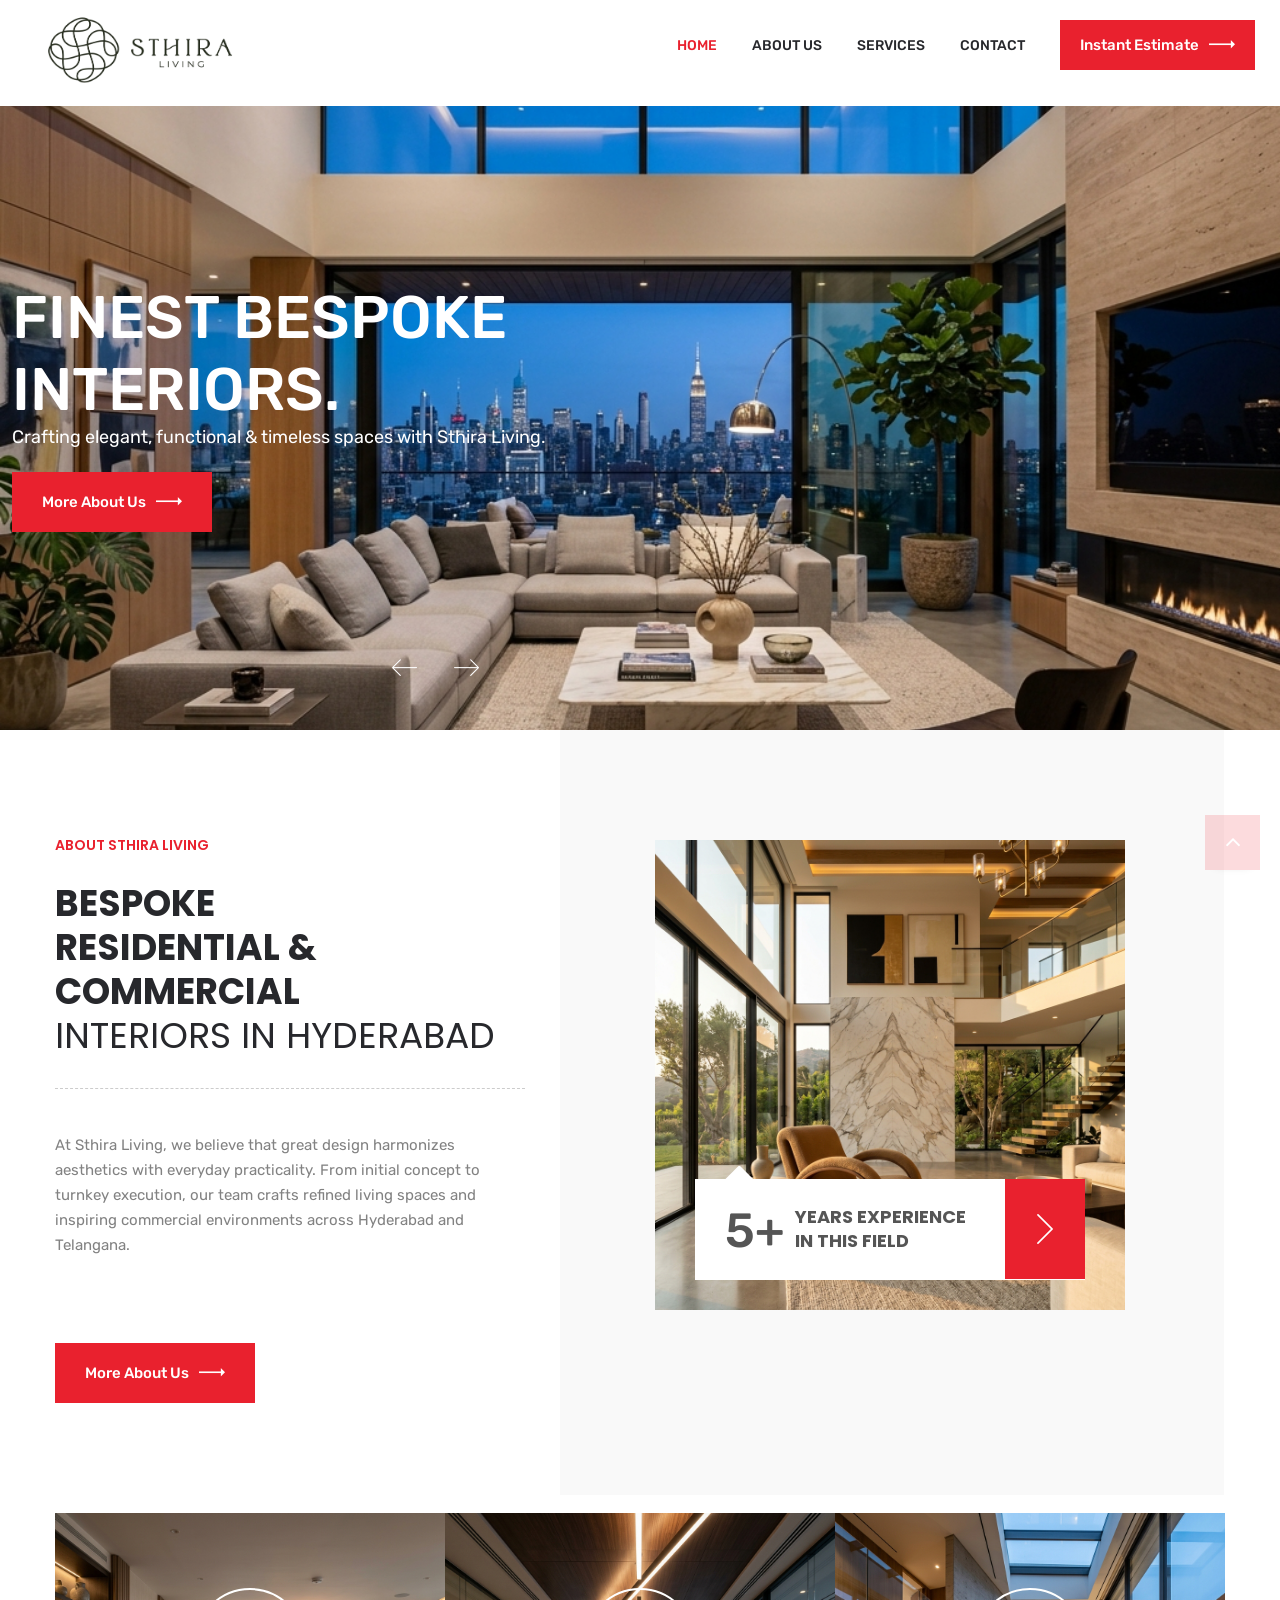
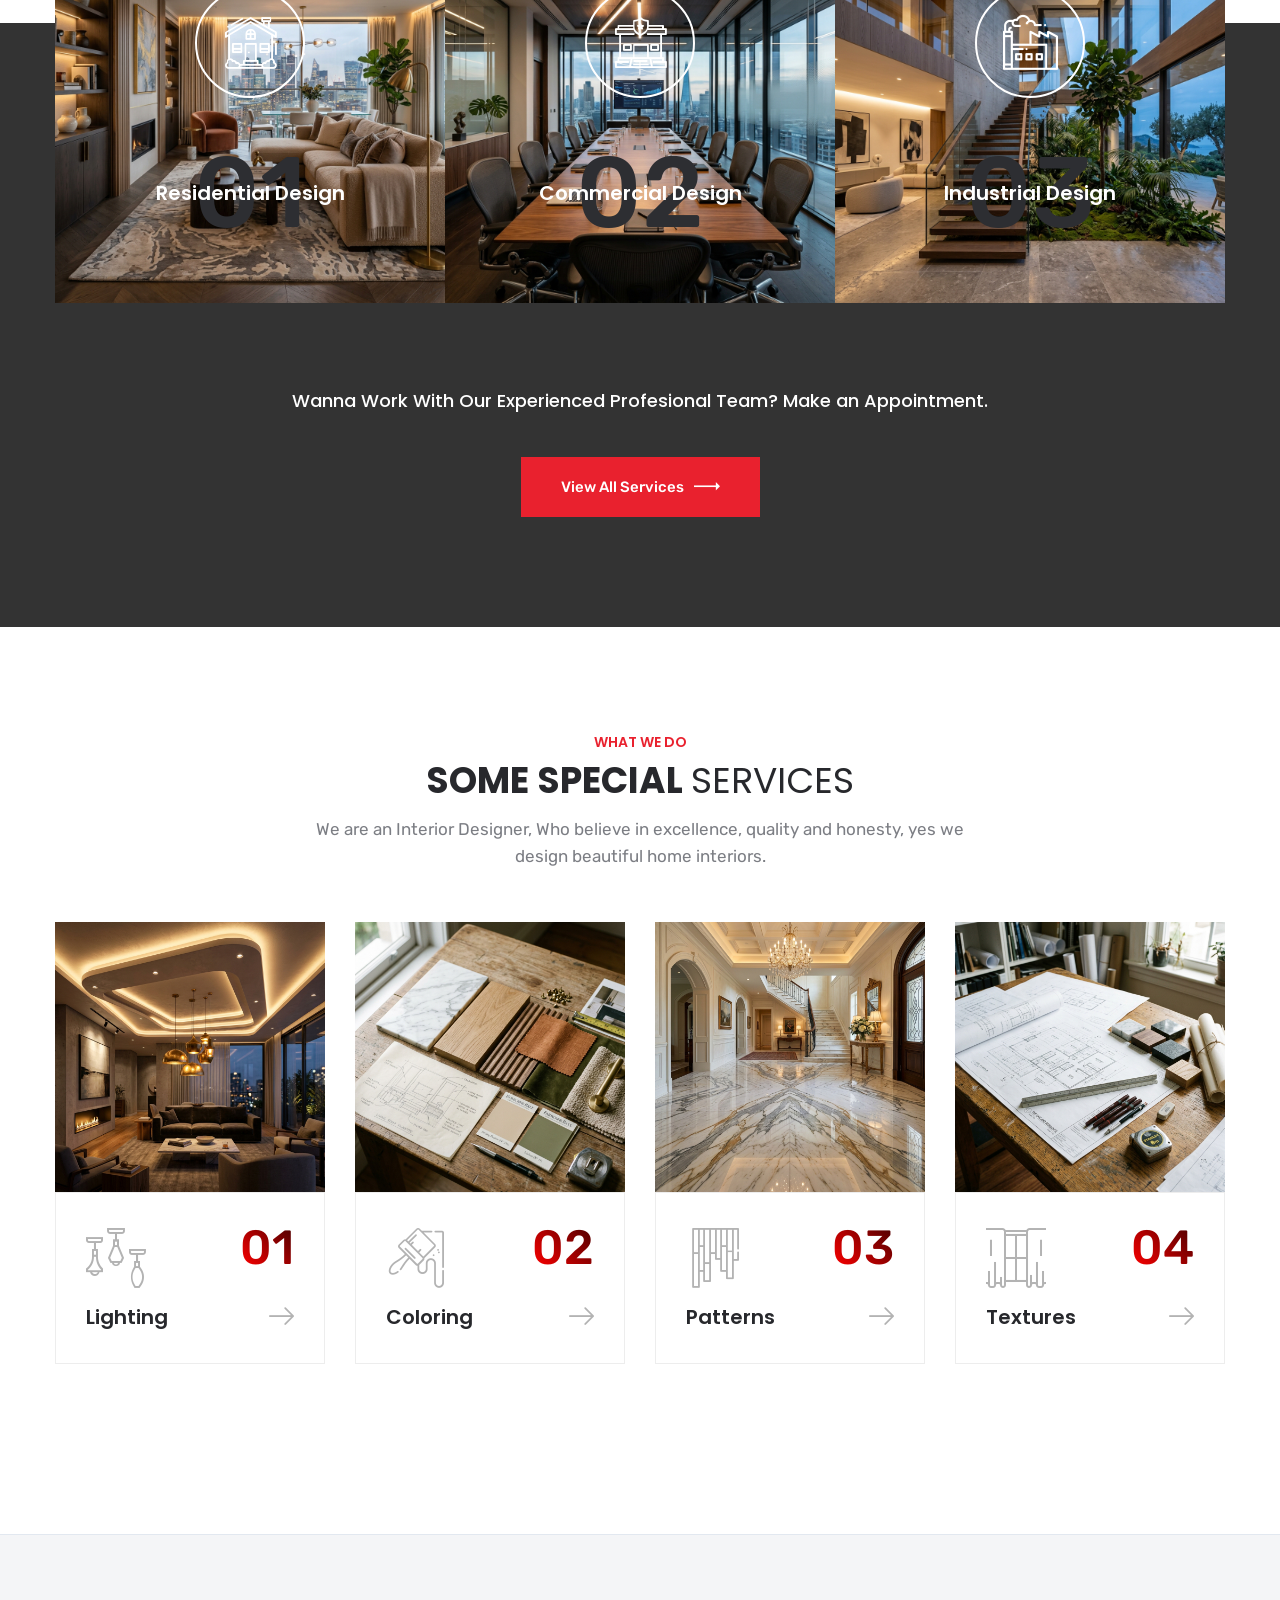
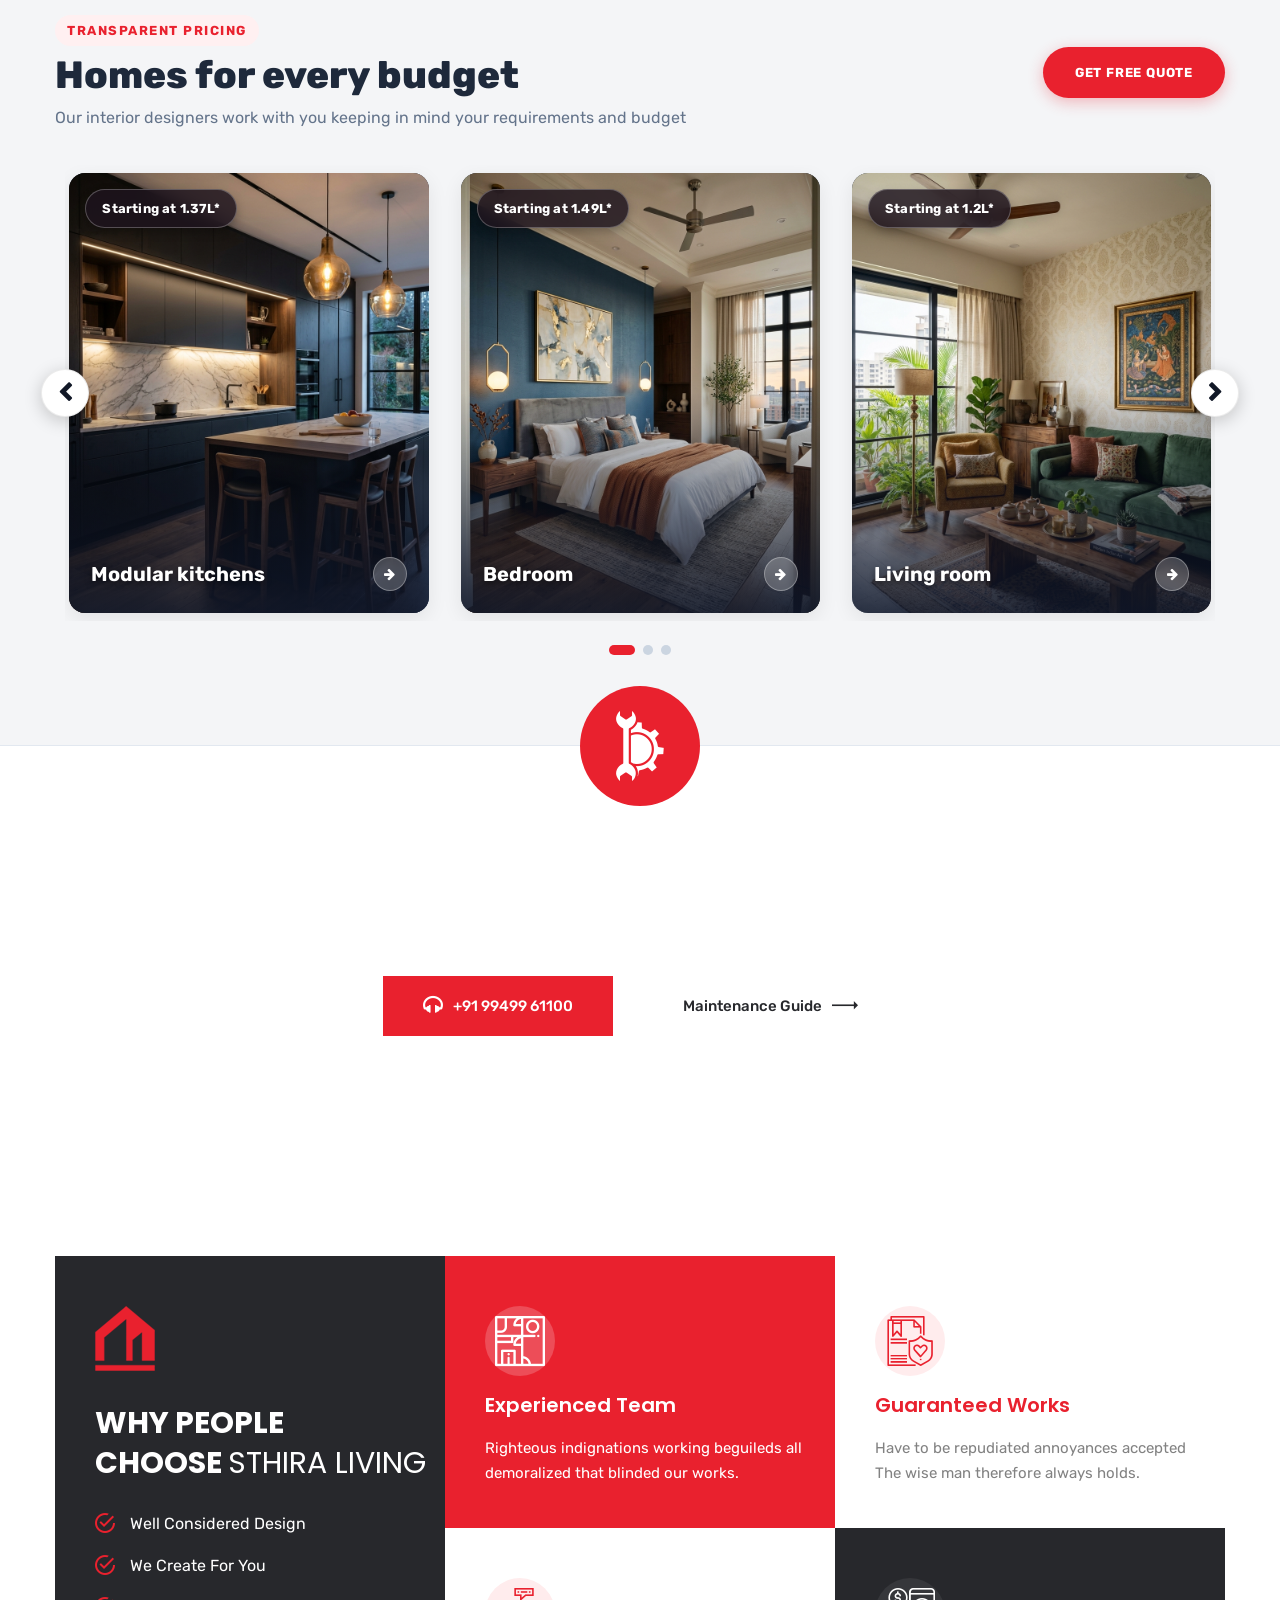
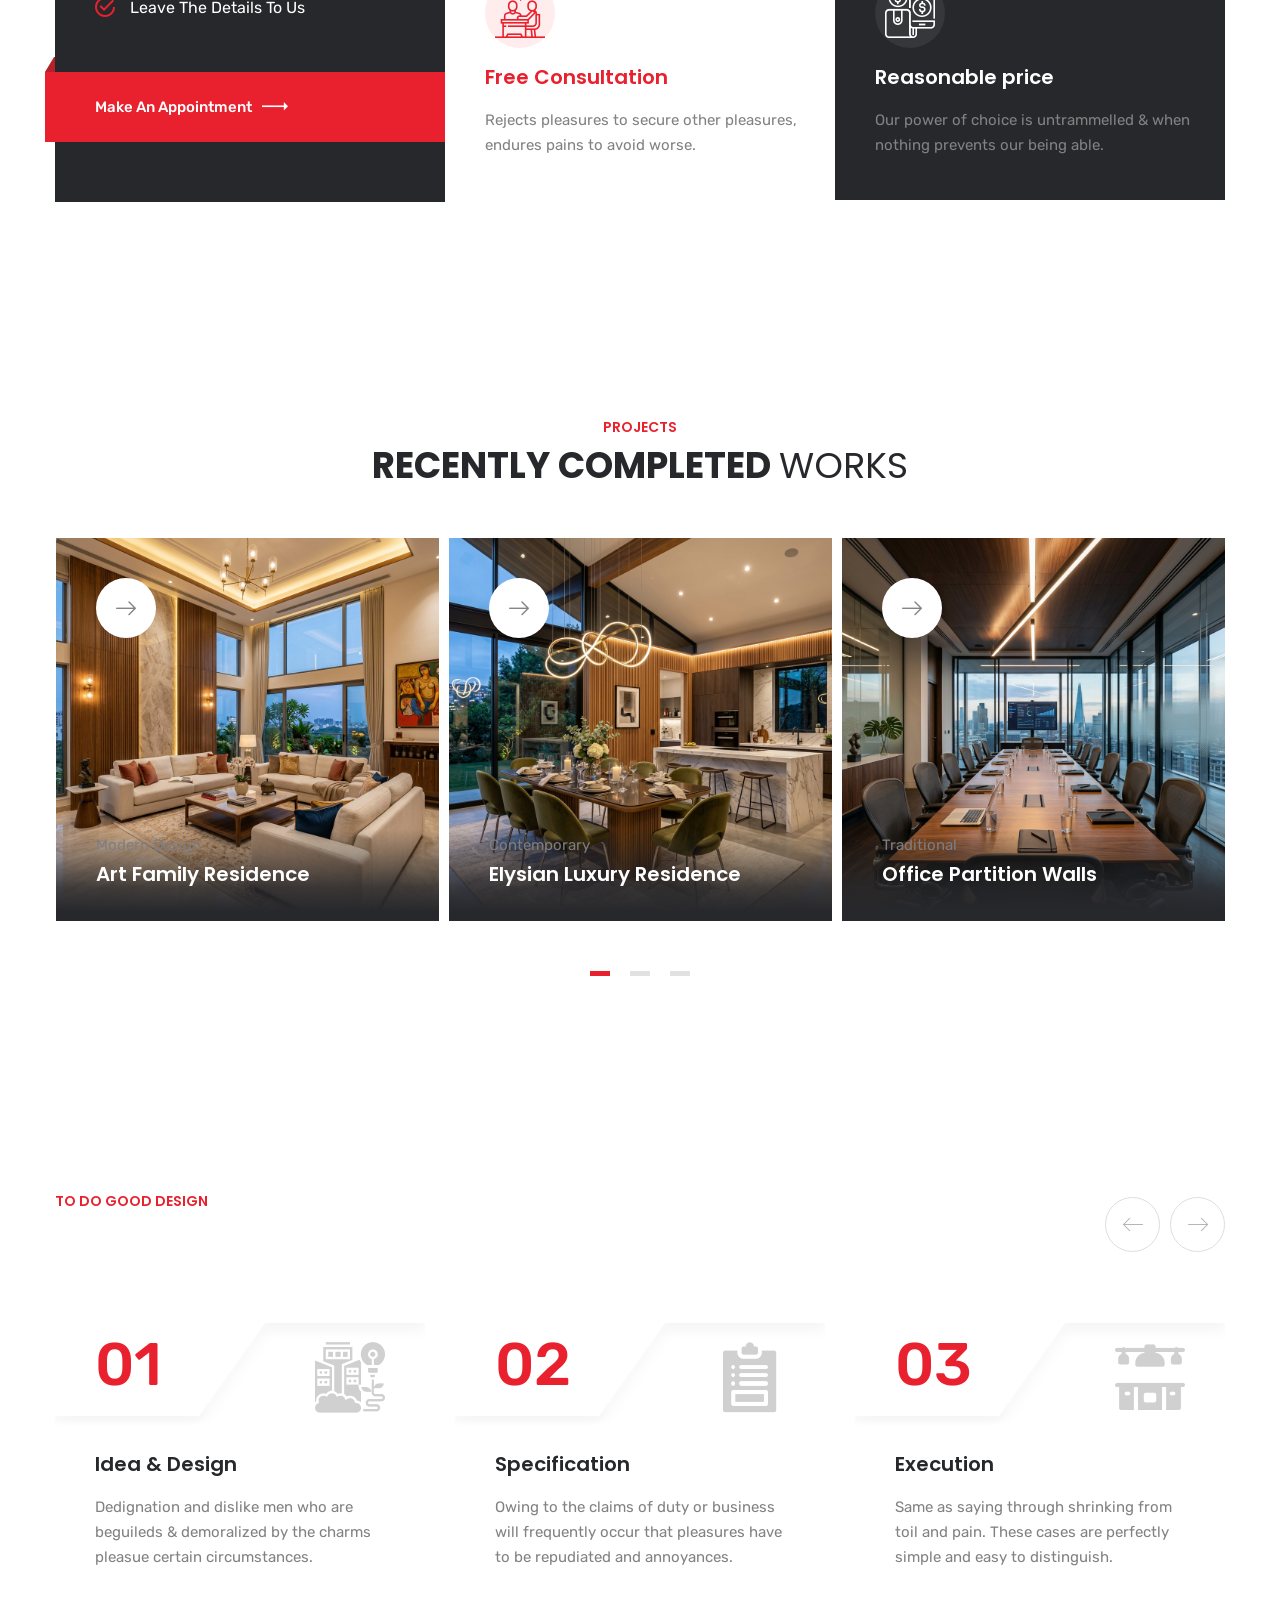
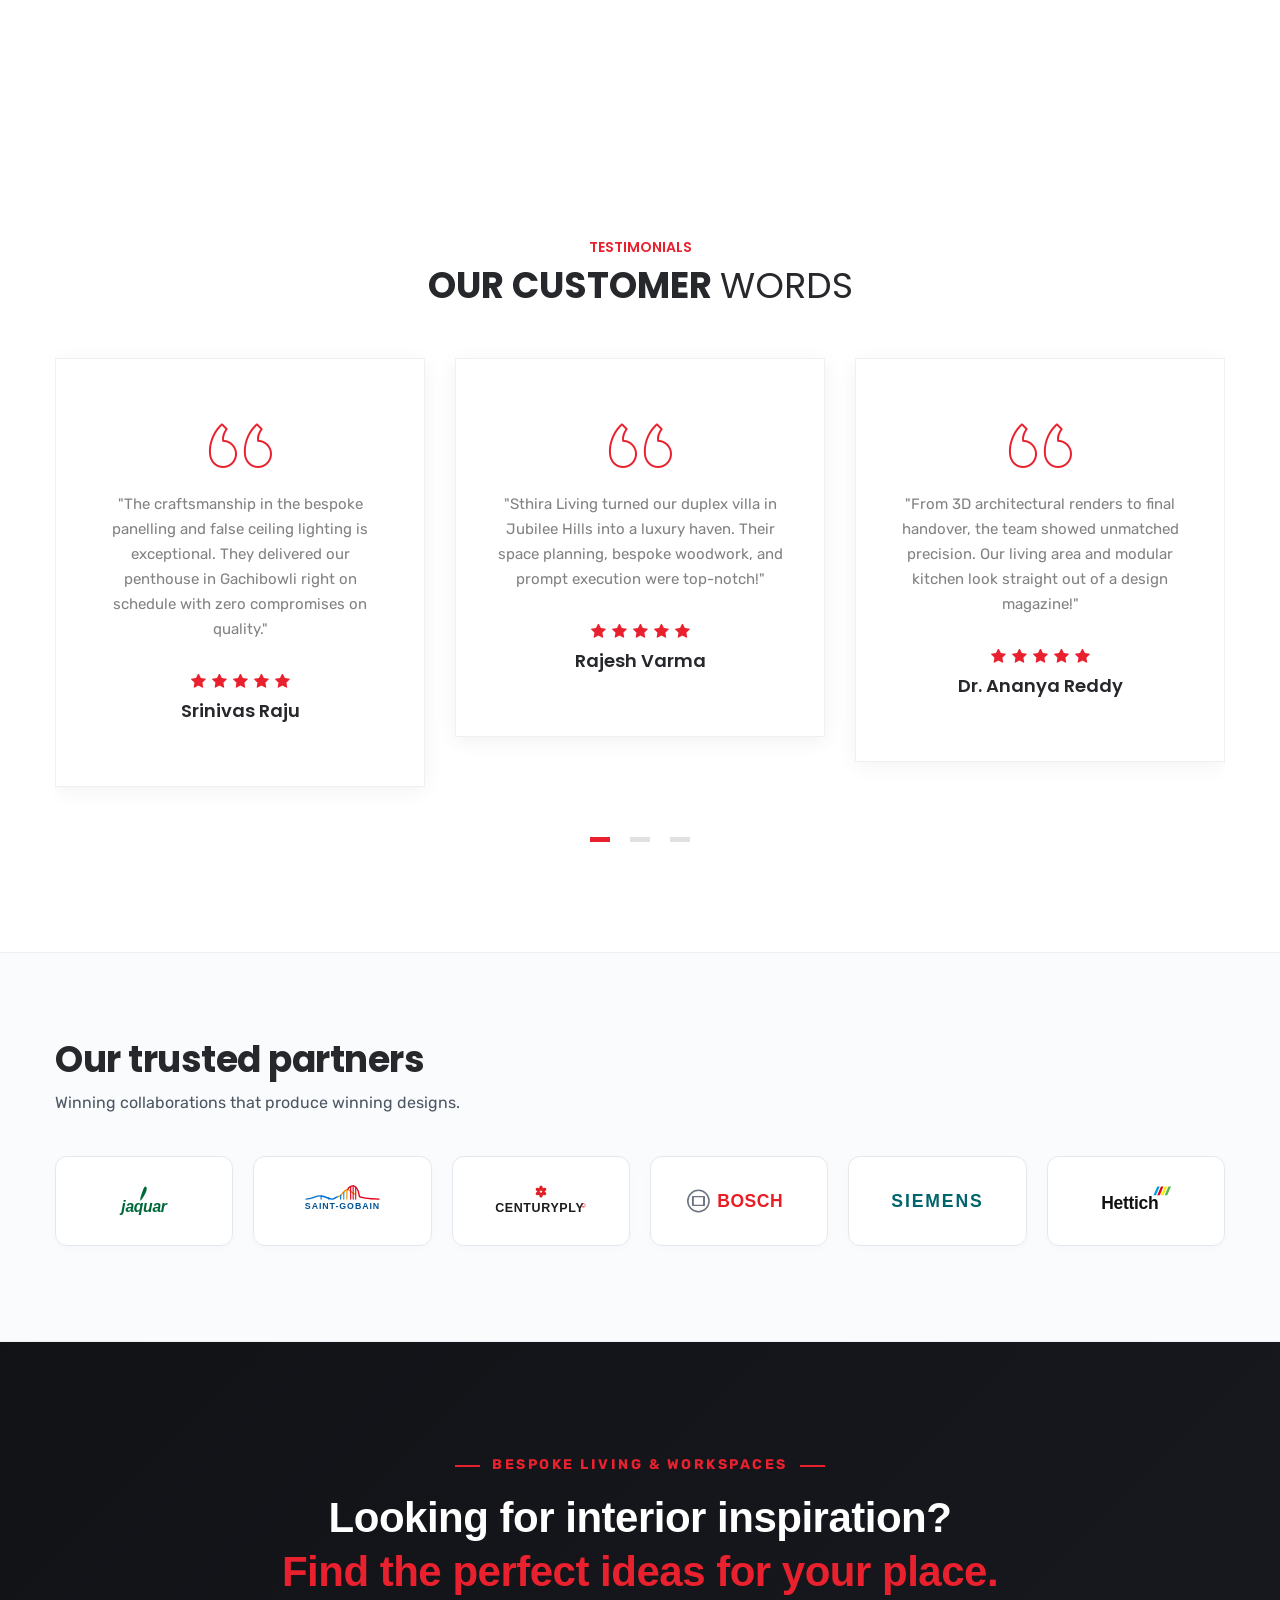
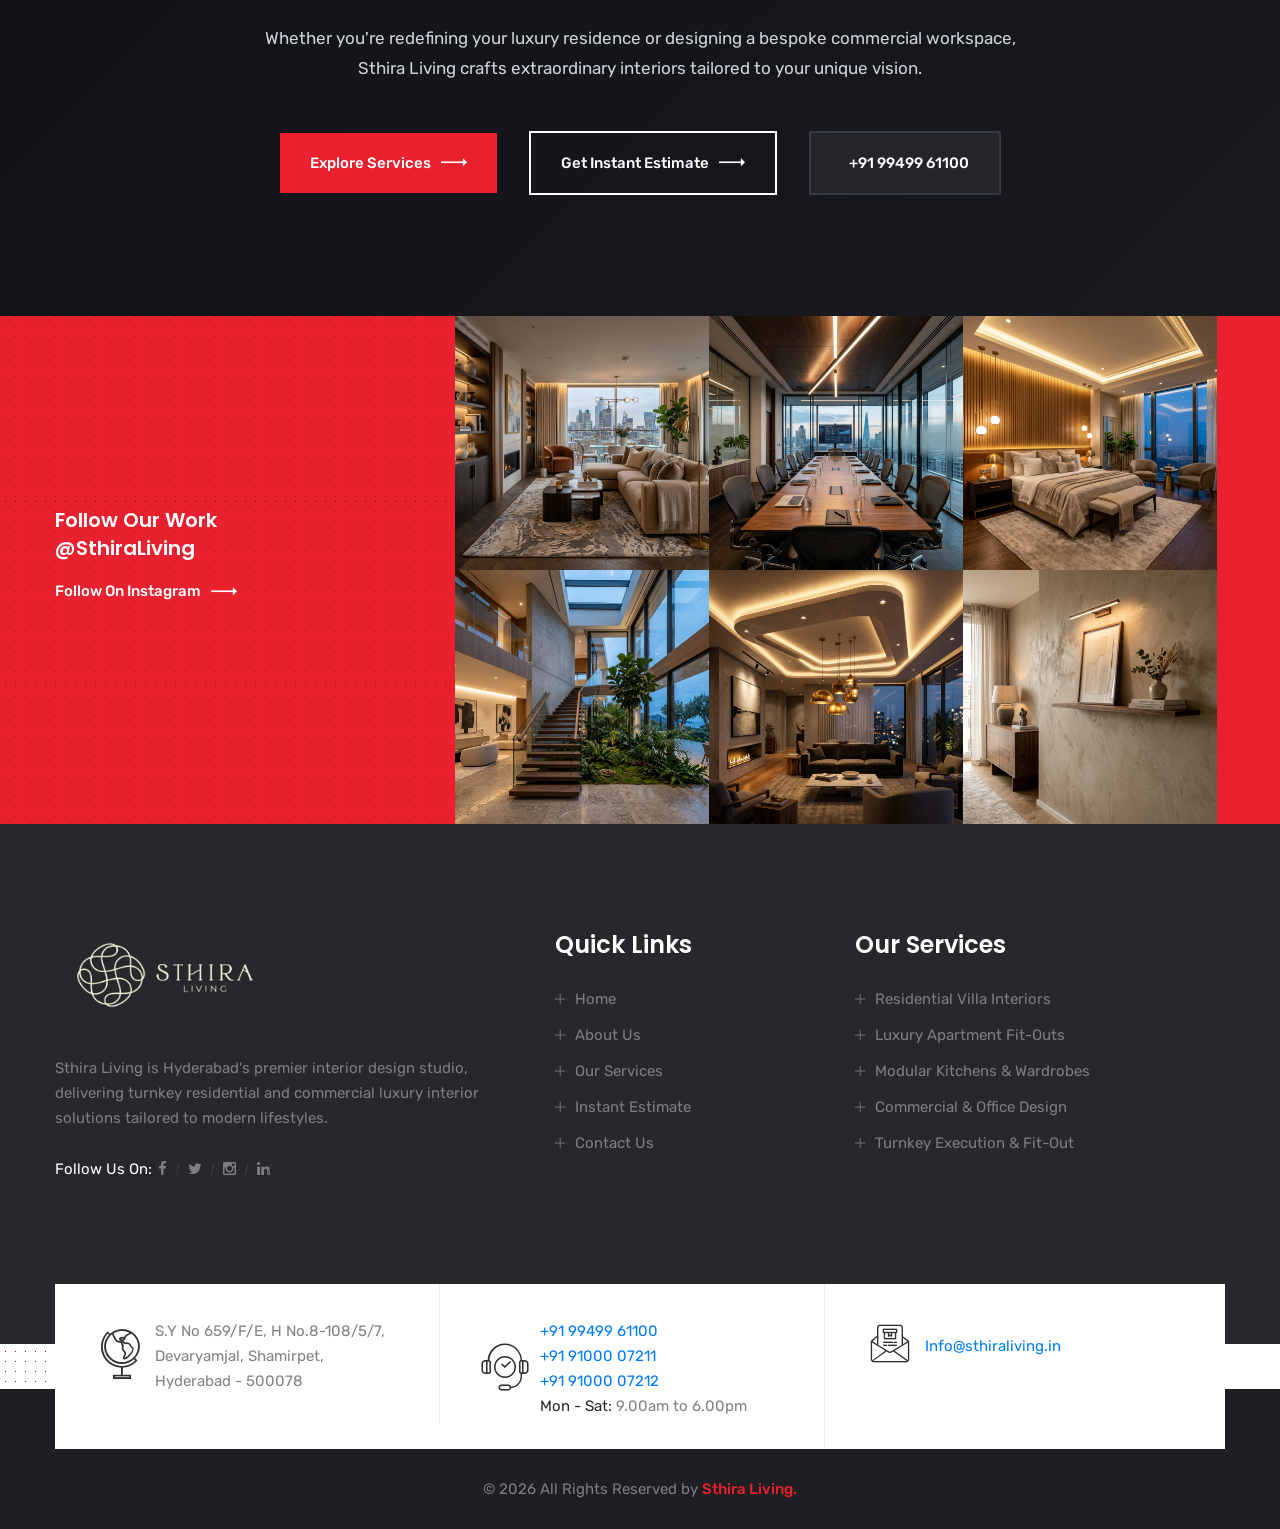
<file: index.html>
<!DOCTYPE html>
<html lang="en">

<head>
    <meta charset="UTF-8">
    <title>Sthira Living || Modern & Luxury Interior Designers Hyderabad</title>

    <!-- responsive meta -->
    <meta name="viewport" content="width=device-width, initial-scale=1">
    <!-- For IE -->
    <meta http-equiv="X-UA-Compatible" content="IE=edge">

    <!-- master stylesheet -->
    <link rel="stylesheet" href="css/style.css">
    <!-- Responsive stylesheet -->
    <link rel="stylesheet" href="css/responsive.css">
    <!-- Favicon -->
    <link rel="apple-touch-icon" sizes="180x180" href="images/favicon/apple-touch-icon.png">
    <link rel="icon" type="image/png" href="images/favicon/favicon-32x32.png" sizes="32x32">
    <link rel="icon" type="image/png" href="images/favicon/favicon-16x16.png" sizes="16x16">

    <!-- Fixing Internet Explorer-->
    <!--[if lt IE 9]>
        <script src="http://html5shiv.googlecode.com/svn/trunk/html5.js"></script>
        <script src="js/html5shiv.js"></script>
    <![endif]-->

</head>

<body>
    <div class="boxed_wrapper">

        <div class="preloader"></div>



        <!--Start Main Header-->
        <header class="main-header header-style2 stricky">
            <div class="inner-container clearfix">
                <div class="logo-box-style2 float-left">
                    <a href="index.html">
                        <img src="images/sthira_logo.png" alt="Sthira Living">
                    </a>
                </div>
                <div class="main-menu-box float-right">
                    <nav class="main-menu style2 clearfix">
                        <div class="navbar-header clearfix">
                            <button type="button" class="navbar-toggle" data-toggle="collapse" data-target=".navbar-collapse">
                            <span class="icon-bar"></span>
                            <span class="icon-bar"></span>
                            <span class="icon-bar"></span>
                        </button>
                        </div>
                        <div class="navbar-collapse collapse clearfix">
                            <ul class="navigation clearfix">
                                <li class="current"><a href="index.html">Home</a></li>
                                <li><a href="about.html">About Us</a></li>
                                <li><a href="services.html">Services</a></li>
                                <li><a href="contact.html">Contact</a></li>
                            </ul>
                        </div>
                    </nav>
                    <div class="mainmenu-right style2">
                        <div class="button">
                            <a class="btn-one" href="calculator.html">Instant Estimate<span class="flaticon-next"></span></a>
                        </div>
                    </div>
                </div>
            </div>
        </header>
        <!--End Main Header-->

        <!--Main Slider-->
        <section class="main-slider style2">
            <div class="rev_slider_wrapper fullwidthbanner-container" id="rev_slider_one_wrapper" data-source="gallery">
                <div class="rev_slider fullwidthabanner" id="rev_slider_two" data-version="5.4.1">
                    <ul>
                        <li data-description="Slide Description" data-easein="default" data-easeout="default" data-fsmasterspeed="1500" data-fsslotamount="7" data-fstransition="fade" data-hideafterloop="0" data-hideslideonmobile="off" data-index="rs-1689" data-masterspeed="default"
                            data-param1="" data-param10="" data-param2="" data-param3="" data-param4="" data-param5="" data-param6="" data-param7="" data-param8="" data-param9="" data-rotate="0" data-saveperformance="off" data-slotamount="default" data-thumb="images/slides/v2-1.jpg"
                            data-title="Slide Title" data-transition="parallaxvertical">

                            <img alt="" class="rev-slidebg" data-bgfit="cover" data-bgparallax="10" data-bgposition="center center" data-bgrepeat="no-repeat" data-no-retina="" src="images/slides/v2-1.jpg">

                            <div class="tp-caption" data-paddingbottom="[0,0,0,0]" data-paddingleft="[0,0,0,0]" data-paddingright="[0,0,0,0]" data-paddingtop="[0,0,0,0]" data-responsive_offset="on" data-type="text" data-height="none" data-width="['800','800','700','400']" data-whitespace="normal"
                                data-hoffset="['15','15','15','15']" data-voffset="['-80','-95','-80','-90']" data-x="['left','left','left','left']" data-y="['middle','middle','middle','middle']" data-textalign="['top','top','top','top']" data-frames='[{"from":"y:[100%];z:0;rX:0deg;rY:0;rZ:0;sX:1;sY:1;skX:0;skY:0;","mask":"x:0px;y:0px;s:inherit;e:inherit;","speed":1500,"to":"o:1;","delay":1000,"ease":"Power3.easeInOut"},{"delay":"wait","speed":1000,"to":"auto:auto;","mask":"x:0;y:0;s:inherit;e:inherit;","ease":"Power3.easeInOut"}]'
                                style="z-index: 7; white-space: nowrap;">
                                <div class="slide-content left-slide">
                                    <div class="big-title">
                                        Finest bespoke<br> interiors.
                                    </div>
                                </div>
                            </div>
                            <div class="tp-caption" data-paddingbottom="[0,0,0,0]" data-paddingleft="[0,0,0,0]" data-paddingright="[0,0,0,0]" data-paddingtop="[0,0,0,0]" data-responsive_offset="on" data-type="text" data-height="none" data-width="['800','800','700','400']" data-whitespace="normal"
                                data-hoffset="['15','15','15','15']" data-voffset="['25','0','-5','-20']" data-x="['left','left','left','left']" data-y="['middle','middle','middle','middle']" data-textalign="['top','top','top','top']" data-frames='[{"from":"y:[-100%];z:0;rX:0deg;rY:0;rZ:0;sX:1;sY:1;skX:0;skY:0;","mask":"x:0px;y:0px;s:inherit;e:inherit;","speed":1500,"to":"o:1;","delay":1500,"ease":"Power3.easeInOut"},
                        {"delay":"wait","speed":1000,"to":"auto:auto;","mask":"x:0;y:0;s:inherit;e:inherit;","ease":"Power3.easeInOut"}]' style="z-index: 7; white-space: nowrap;">
                                <div class="slide-content left-slide">
                                    <div class="text">Crafting elegant, functional & timeless spaces with Sthira Living.</div>
                                </div>
                            </div>
                            <div class="tp-caption" data-paddingbottom="[0,0,0,0]" data-paddingleft="[0,0,0,0]" data-paddingright="[0,0,0,0]" data-paddingtop="[0,0,0,0]" data-responsive_offset="on" data-type="text" data-height="none" data-width="['800','800','700','400']" data-whitespace="normal"
                                data-hoffset="['15','15','15','15']" data-voffset="['105','90','75','65']" data-x="['left','left','left','left']" data-y="['middle','middle','middle','middle']" data-textalign="['top','top','top','top']" data-frames='[{"from":"y:[100%];z:0;rX:0deg;rY:0;rZ:0;sX:1;sY:1;skX:0;skY:0;","mask":"x:0px;y:0px;s:inherit;e:inherit;","speed":1500,"to":"o:1;","delay":1500,"ease":"Power3.easeInOut"},{"delay":"wait","speed":1000,"to":"auto:auto;","mask":"x:0;y:0;s:inherit;e:inherit;","ease":"Power3.easeInOut"}]'
                                style="z-index: 7; white-space: nowrap;">
                                <div class="slide-content left-slide">
                                    <div class="btn-box">
                                        <a class="btn-one" href="about.html">More About Us<span class="flaticon-next"></span></a>
                                    </div>
                                </div>
                            </div>



                        </li>

                        <li data-description="Slide Description" data-easein="default" data-easeout="default" data-fsmasterspeed="1500" data-fsslotamount="7" data-fstransition="fade" data-hideafterloop="0" data-hideslideonmobile="off" data-index="rs-1687" data-masterspeed="default"
                            data-param1="" data-param10="" data-param2="" data-param3="" data-param4="" data-param5="" data-param6="" data-param7="" data-param8="" data-param9="" data-rotate="0" data-saveperformance="off" data-slotamount="default" data-thumb="images/slides/v2-2.jpg"
                            data-title="Slide Title" data-transition="parallaxvertical">

                            <img alt="" class="rev-slidebg" data-bgfit="cover" data-bgparallax="10" data-bgposition="center center" data-bgrepeat="no-repeat" data-no-retina="" src="images/slides/v2-2.jpg">

                            <div class="tp-caption" data-paddingbottom="[0,0,0,0]" data-paddingleft="[0,0,0,0]" data-paddingright="[0,0,0,0]" data-paddingtop="[0,0,0,0]" data-responsive_offset="on" data-type="text" data-height="none" data-width="['800','800','700','400']" data-whitespace="normal"
                                data-hoffset="['15','15','15','15']" data-voffset="['-80','-95','-80','-90']" data-x="['left','left','left','left']" data-y="['middle','middle','middle','middle']" data-textalign="['top','top','top','top']" data-frames='[{"from":"y:[100%];z:0;rX:0deg;rY:0;rZ:0;sX:1;sY:1;skX:0;skY:0;","mask":"x:0px;y:0px;s:inherit;e:inherit;","speed":1500,"to":"o:1;","delay":1000,"ease":"Power3.easeInOut"},{"delay":"wait","speed":1000,"to":"auto:auto;","mask":"x:0;y:0;s:inherit;e:inherit;","ease":"Power3.easeInOut"}]'
                                style="z-index: 7; white-space: nowrap;">
                                <div class="slide-content left-slide">
                                    <div class="big-title">
                                        Beautiful Living<br> Solutions.
                                    </div>
                                </div>
                            </div>
                            <div class="tp-caption" data-paddingbottom="[0,0,0,0]" data-paddingleft="[0,0,0,0]" data-paddingright="[0,0,0,0]" data-paddingtop="[0,0,0,0]" data-responsive_offset="on" data-type="text" data-height="none" data-width="['800','800','700','400']" data-whitespace="normal"
                                data-hoffset="['15','15','15','15']" data-voffset="['25','0','-5','-20']" data-x="['left','left','left','left']" data-y="['middle','middle','middle','middle']" data-textalign="['top','top','top','top']" data-frames='[{"from":"y:[-100%];z:0;rX:0deg;rY:0;rZ:0;sX:1;sY:1;skX:0;skY:0;","mask":"x:0px;y:0px;s:inherit;e:inherit;","speed":1500,"to":"o:1;","delay":1500,"ease":"Power3.easeInOut"},
                        {"delay":"wait","speed":1000,"to":"auto:auto;","mask":"x:0;y:0;s:inherit;e:inherit;","ease":"Power3.easeInOut"}]' style="z-index: 7; white-space: nowrap;">
                                <div class="slide-content left-slide">
                                    <div class="text">Transforming your lifestyle through personalized interior design.</div>
                                </div>
                            </div>
                            <div class="tp-caption" data-paddingbottom="[0,0,0,0]" data-paddingleft="[0,0,0,0]" data-paddingright="[0,0,0,0]" data-paddingtop="[0,0,0,0]" data-responsive_offset="on" data-type="text" data-height="none" data-width="['800','800','700','400']" data-whitespace="normal"
                                data-hoffset="['15','15','15','15']" data-voffset="['105','90','75','65']" data-x="['left','left','left','left']" data-y="['middle','middle','middle','middle']" data-textalign="['top','top','top','top']" data-frames='[{"from":"y:[100%];z:0;rX:0deg;rY:0;rZ:0;sX:1;sY:1;skX:0;skY:0;","mask":"x:0px;y:0px;s:inherit;e:inherit;","speed":1500,"to":"o:1;","delay":1500,"ease":"Power3.easeInOut"},{"delay":"wait","speed":1000,"to":"auto:auto;","mask":"x:0;y:0;s:inherit;e:inherit;","ease":"Power3.easeInOut"}]'
                                style="z-index: 7; white-space: nowrap;">
                                <div class="slide-content left-slide">
                                    <div class="btn-box">
                                        <a class="btn-one" href="services.html">Services We Provide<span class="flaticon-next"></span></a>
                                    </div>
                                </div>
                            </div>

                        </li>

                        <li data-description="Slide Description" data-easein="default" data-easeout="default" data-fsmasterspeed="1500" data-fsslotamount="7" data-fstransition="fade" data-hideafterloop="0" data-hideslideonmobile="off" data-index="rs-1688" data-masterspeed="default"
                            data-param1="" data-param10="" data-param2="" data-param3="" data-param4="" data-param5="" data-param6="" data-param7="" data-param8="" data-param9="" data-rotate="0" data-saveperformance="off" data-slotamount="default" data-thumb="images/slides/v2-3.jpg"
                            data-title="Slide Title" data-transition="parallaxvertical">

                            <img alt="" class="rev-slidebg" data-bgfit="cover" data-bgparallax="10" data-bgposition="center center" data-bgrepeat="no-repeat" data-no-retina="" src="images/slides/v2-3.jpg">

                            <div class="tp-caption" data-paddingbottom="[0,0,0,0]" data-paddingleft="[0,0,0,0]" data-paddingright="[0,0,0,0]" data-paddingtop="[0,0,0,0]" data-responsive_offset="on" data-type="text" data-height="none" data-width="['800','800','700','400']" data-whitespace="normal"
                                data-hoffset="['15','15','15','15']" data-voffset="['-80','-95','-80','-90']" data-x="['left','left','left','left']" data-y="['middle','middle','middle','middle']" data-textalign="['top','top','top','top']" data-frames='[{"from":"y:[100%];z:0;rX:0deg;rY:0;rZ:0;sX:1;sY:1;skX:0;skY:0;","mask":"x:0px;y:0px;s:inherit;e:inherit;","speed":1500,"to":"o:1;","delay":1000,"ease":"Power3.easeInOut"},{"delay":"wait","speed":1000,"to":"auto:auto;","mask":"x:0;y:0;s:inherit;e:inherit;","ease":"Power3.easeInOut"}]'
                                style="z-index: 7; white-space: nowrap;">
                                <div class="slide-content left-slide">
                                    <div class="big-title">
                                        Uniting design &<br> technology.
                                    </div>
                                </div>
                            </div>
                            <div class="tp-caption" data-paddingbottom="[0,0,0,0]" data-paddingleft="[0,0,0,0]" data-paddingright="[0,0,0,0]" data-paddingtop="[0,0,0,0]" data-responsive_offset="on" data-type="text" data-height="none" data-width="['800','800','700','400']" data-whitespace="normal"
                                data-hoffset="['15','15','15','15']" data-voffset="['25','0','-5','-20']" data-x="['left','left','left','left']" data-y="['middle','middle','middle','middle']" data-textalign="['top','top','top','top']" data-frames='[{"from":"y:[-100%];z:0;rX:0deg;rY:0;rZ:0;sX:1;sY:1;skX:0;skY:0;","mask":"x:0px;y:0px;s:inherit;e:inherit;","speed":1500,"to":"o:1;","delay":1500,"ease":"Power3.easeInOut"},
                        {"delay":"wait","speed":1000,"to":"auto:auto;","mask":"x:0;y:0;s:inherit;e:inherit;","ease":"Power3.easeInOut"}]' style="z-index: 7; white-space: nowrap;">
                                <div class="slide-content left-slide">
                                    <div class="text">Experience world-class interior concepts tailored for you.</div>
                                </div>
                            </div>
                            <div class="tp-caption" data-paddingbottom="[0,0,0,0]" data-paddingleft="[0,0,0,0]" data-paddingright="[0,0,0,0]" data-paddingtop="[0,0,0,0]" data-responsive_offset="on" data-type="text" data-height="none" data-width="['800','800','700','400']" data-whitespace="normal"
                                data-hoffset="['15','15','15','15']" data-voffset="['105','90','75','65']" data-x="['left','left','left','left']" data-y="['middle','middle','middle','middle']" data-textalign="['top','top','top','top']" data-frames='[{"from":"y:[100%];z:0;rX:0deg;rY:0;rZ:0;sX:1;sY:1;skX:0;skY:0;","mask":"x:0px;y:0px;s:inherit;e:inherit;","speed":1500,"to":"o:1;","delay":1500,"ease":"Power3.easeInOut"},{"delay":"wait","speed":1000,"to":"auto:auto;","mask":"x:0;y:0;s:inherit;e:inherit;","ease":"Power3.easeInOut"}]'
                                style="z-index: 7; white-space: nowrap;">
                                <div class="slide-content left-slide">
                                    <div class="btn-box">
                                        <a class="btn-one" href="services.html">View Our Services<span class="flaticon-next"></span></a>
                                    </div>
                                </div>
                            </div>



                        </li>
                    </ul>
                </div>
            </div>
        </section>
        <!--End Main Slider-->

        <!--Start About Style2 Area-->
        <section class="about-style2-area">
            <div class="container">
                <div class="row">
                    <div class="col-xl-5">
                        <div class="about-style2-text">
                            <div class="sec-title">
                                <p>About Sthira Living</p>
                                <div class="title">Bespoke <br>Residential & Commercial<br><span> Interiors in Hyderabad</span></div>
                            </div>
                            <div class="text">
                                <p>At Sthira Living, we believe that great design harmonizes aesthetics with everyday practicality. From initial concept to turnkey execution, our team crafts refined living spaces and inspiring commercial environments across Hyderabad and Telangana.
                                </p>
                            </div>

                            <div class="button">
                                <a class="btn-one" href="about.html">More About Us<span class="flaticon-next"></span></a>
                            </div>
                        </div>
                    </div>
                    <div class="col-xl-7">
                        <div class="about-style2-image-box">
                            <div class="pattern wow slideInUp" data-wow-delay="100ms" data-wow-duration="1500ms"></div>
                            <div class="image">
                                <img src="images/resources/about-style2-image.jpg" alt="Awesome Image">
                                <div class="overlay-box">
                                    <div class="title">
                                        <h1>5+ <span>Years Experience<br> in this Field</span></h1>
                                    </div>
                                    <div class="button">
                                        <a href="#"><span class="icon-back"></span></a>
                                    </div>
                                </div>
                            </div>
                        </div>
                    </div>
                </div>
            </div>
        </section>
        <!--End About Style2 Area-->

        <!--Start Working style2 Area-->
        <section class="working-style2-area" style="background-image:url(images/parallax-background/working-style2-bg.jpg?v=2);">
            <div class="container">
                <div class="row">
                    <div class="col-xl-12">
                        <div class="working-style2-content clearfix">
                            <!--Start Single Working Box Style2-->
                            <div class="single-working-box-style2">
                                <div class="img-holder">
                                    <img src="images/resources/working-v2-1.jpg" alt="Residential Design">
                                    <div class="static-content">
                                        <div class="box">
                                            <div class="inner">
                                                <div class="icon-holder">
                                                    <span class="icon-architecture-and-city"></span>
                                                </div>
                                                <div class="text-holder">
                                                    <div class="title">
                                                        <h3>Residential Design</h3>
                                                        <div class="count">01</div>
                                                    </div>
                                                </div>
                                            </div>
                                        </div>
                                    </div>
                                    <div class="overlay-content">
                                        <div class="box">
                                            <div class="inner">
                                                <div class="icon-holder">
                                                    <span class="icon-architecture-and-city"></span>
                                                </div>
                                                <div class="text-holder">
                                                    <div class="title">
                                                        <h3>Residential Design</h3>
                                                        <div class="count">01</div>
                                                    </div>
                                                    <div class="text">
                                                        <p>Bespoke luxury villa & apartment interiors designed for comfort, modern elegance, and timeless lifestyle.</p>
                                                    </div>
                                                </div>
                                            </div>
                                        </div>
                                    </div>
                                </div>
                                <div class="read-more">
                                    <a href="services.html"><span class="icon-next"></span></a>
                                </div>
                            </div>
                            <!--End Single Working Box Style2-->
                            <!--Start Single Working Box Style2-->
                            <div class="single-working-box-style2">
                                <div class="img-holder">
                                    <img src="images/resources/working-v2-2.jpg" alt="Commercial Design">
                                    <div class="static-content">
                                        <div class="box">
                                            <div class="inner">
                                                <div class="icon-holder">
                                                    <span class="icon-sheriff"></span>
                                                </div>
                                                <div class="text-holder">
                                                    <div class="title">
                                                        <h3>Commercial Design</h3>
                                                        <div class="count">02</div>
                                                    </div>
                                                </div>
                                            </div>
                                        </div>
                                    </div>
                                    <div class="overlay-content">
                                        <div class="box">
                                            <div class="inner">
                                                <div class="icon-holder">
                                                    <span class="icon-sheriff"></span>
                                                </div>
                                                <div class="text-holder">
                                                    <div class="title">
                                                        <h3>Commercial Design</h3>
                                                        <div class="count">02</div>
                                                    </div>
                                                    <div class="text">
                                                        <p>Functional corporate offices, retail spaces, and studios crafted for high productivity and brand prestige.</p>
                                                    </div>
                                                </div>
                                            </div>
                                        </div>
                                    </div>
                                </div>
                                <div class="read-more">
                                    <a href="services.html"><span class="icon-next"></span></a>
                                </div>
                            </div>
                            <!--End Single Working Box Style2-->
                            <!--Start Single Working Box Style2-->
                            <div class="single-working-box-style2">
                                <div class="img-holder">
                                    <img src="images/resources/working-v2-4.jpg" alt="Industrial Design">
                                    <div class="static-content">
                                        <div class="box">
                                            <div class="inner">
                                                <div class="icon-holder">
                                                    <span class="flaticon-architecture-and-city"></span>
                                                </div>
                                                <div class="text-holder">
                                                    <div class="title">
                                                        <h3>Industrial Design</h3>
                                                        <div class="count">03</div>
                                                    </div>
                                                </div>
                                            </div>
                                        </div>
                                    </div>
                                    <div class="overlay-content">
                                        <div class="box">
                                            <div class="inner">
                                                <div class="icon-holder">
                                                    <span class="flaticon-architecture-and-city"></span>
                                                </div>
                                                <div class="text-holder">
                                                    <div class="title">
                                                        <h3>Industrial Design</h3>
                                                        <div class="count">03</div>
                                                    </div>
                                                    <div class="text">
                                                        <p>Innovative industrial interior spaces, architectural layouts, and seamless turnkey execution.</p>
                                                    </div>
                                                </div>
                                            </div>
                                        </div>
                                    </div>
                                </div>
                                <div class="read-more">
                                    <a href="services.html"><span class="icon-next"></span></a>
                                </div>
                            </div>
                            <!--End Single Working Box Style2-->
                        </div>
                        <div class="working-style-bottom text-center">
                            <p>Wanna Work With Our Experienced Profesional Team? Make an Appointment.</p>
                            <div class="button">
                                <a class="btn-one" href="services.html">View All Services<span class="flaticon-next"></span></a>
                            </div>
                        </div>
                    </div>
                </div>
            </div>
        </section>
        <!--End Working style2 Area-->

        <!--Start services style1 area-->
        <section class="services-style1-area">
            <div class="container">
                <div class="sec-title with-text max-width text-center wow fadeInDown" data-wow-delay="100ms" data-wow-duration="1200ms">
                    <p>What We Do</p>
                    <div class="title">Some Special <span>Services</span></div>
                    <p class="bottom-text">We are an Interior Designer, Who believe in excellence, quality and honesty, yes we design beautiful home interiors.</p>
                </div>
                <div class="row">
                    <!--Start single service style1-->
                    <div class="col-xl-3 col-lg-6 col-md-6 col-sm-12">
                        <div class="single-service-style1 wow fadeInUp" data-wow-delay="0ms" data-wow-duration="1200ms">
                            <div class="img-holder">
                                <img src="images/services/1.jpg" alt="Lighting & Ambiance">
                                <div class="overlay-style-two"></div>
                                <div class="overlay-content-box">
                                    <div class="box">
                                        <div class="inner">
                                            <div class="icon">
                                                <span class="icon-lamp"></span>
                                            </div>
                                            <div class="title">
                                                <h3>Lighting</h3>
                                            </div>
                                        </div>
                                    </div>
                                </div>
                            </div>
                            <div class="text-holder">
                                <div class="inner-content">
                                    <div class="top">
                                        <div class="icon">
                                            <span class="icon-lamp"></span>
                                        </div>
                                        <div class="count">
                                            <h1>01</h1>
                                        </div>
                                    </div>
                                    <div class="bottom">
                                        <div class="title">
                                            <h3>Lighting</h3>
                                        </div>
                                        <div class="read-more">
                                            <a href="services.html"><span class="icon-next"></span></a>
                                        </div>
                                    </div>
                                </div>
                                <div class="overlay-content">
                                    <div class="text">
                                        <p>Custom architectural lighting schemes, ambient cove accents, and bespoke designer fixtures.</p>
                                    </div>
                                    <div class="read-more">
                                        <a href="contact.html"><span class="icon-next"></span></a>
                                    </div>
                                </div>
                            </div>
                        </div>
                    </div>
                    <!--End single service style1-->
                    <!--Start single service style1-->
                    <div class="col-xl-3 col-lg-6 col-md-6 col-sm-12">
                        <div class="single-service-style1 wow fadeInUp" data-wow-delay="200ms" data-wow-duration="1200ms">
                            <div class="img-holder">
                                <img src="images/services/service-moodboard.png" alt="Coloring & Palette">
                                <div class="overlay-style-two"></div>
                                <div class="overlay-content-box">
                                    <div class="box">
                                        <div class="inner">
                                            <div class="icon">
                                                <span class="icon-paint"></span>
                                            </div>
                                            <div class="title">
                                                <h3>Coloring</h3>
                                            </div>
                                        </div>
                                    </div>
                                </div>
                            </div>
                            <div class="text-holder">
                                <div class="inner-content">
                                    <div class="top">
                                        <div class="icon">
                                            <span class="icon-paint"></span>
                                        </div>
                                        <div class="count">
                                            <h1>02</h1>
                                        </div>
                                    </div>
                                    <div class="bottom">
                                        <div class="title">
                                            <h3>Coloring</h3>
                                        </div>
                                        <div class="read-more">
                                            <a href="services.html"><span class="icon-next"></span></a>
                                        </div>
                                    </div>
                                </div>
                                <div class="overlay-content">
                                    <div class="text">
                                        <p>Curated harmonious palettes featuring earthy tones, muted sage, and warm ivory accents.</p>
                                    </div>
                                    <div class="read-more">
                                        <a href="contact.html"><span class="icon-next"></span></a>
                                    </div>
                                </div>
                            </div>
                        </div>
                    </div>
                    <!--End single service style1-->
                    <!--Start single service style1-->
                    <div class="col-xl-3 col-lg-6 col-md-6 col-sm-12">
                        <div class="single-service-style1 wow fadeInUp" data-wow-delay="400ms" data-wow-duration="1200ms">
                            <div class="img-holder">
                                <img src="images/services/3.jpg" alt="Patterns & Panelling">
                                <div class="overlay-style-two"></div>
                                <div class="overlay-content-box">
                                    <div class="box">
                                        <div class="inner">
                                            <div class="icon">
                                                <span class="icon-floor"></span>
                                            </div>
                                            <div class="title">
                                                <h3>Patterns</h3>
                                            </div>
                                        </div>
                                    </div>
                                </div>
                            </div>
                            <div class="text-holder">
                                <div class="inner-content">
                                    <div class="top">
                                        <div class="icon">
                                            <span class="icon-floor"></span>
                                        </div>
                                        <div class="count">
                                            <h1>03</h1>
                                        </div>
                                    </div>
                                    <div class="bottom">
                                        <div class="title">
                                            <h3>Patterns</h3>
                                        </div>
                                        <div class="read-more">
                                            <a href="services.html"><span class="icon-next"></span></a>
                                        </div>
                                    </div>
                                </div>
                                <div class="overlay-content">
                                    <div class="text">
                                        <p>Artisanal geometric woodwork, fluted wall accents, and custom wall panelling tailored for luxury homes.</p>
                                    </div>
                                    <div class="read-more">
                                        <a href="contact.html"><span class="icon-next"></span></a>
                                    </div>
                                </div>
                            </div>
                        </div>
                    </div>
                    <!--End single service style1-->
                    <!--Start single service style1-->
                    <div class="col-xl-3 col-lg-6 col-md-6 col-sm-12">
                        <div class="single-service-style1 wow fadeInUp" data-wow-delay="600ms" data-wow-duration="1200ms">
                            <div class="img-holder">
                                <img src="images/services/service-blueprint.png" alt="Textures & Materials">
                                <div class="overlay-style-two"></div>
                                <div class="overlay-content-box">
                                    <div class="box">
                                        <div class="inner">
                                            <div class="icon">
                                                <span class="icon-window"></span>
                                            </div>
                                            <div class="title">
                                                <h3>Textures</h3>
                                            </div>
                                        </div>
                                    </div>
                                </div>
                            </div>
                            <div class="text-holder">
                                <div class="inner-content">
                                    <div class="top">
                                        <div class="icon">
                                            <span class="icon-window"></span>
                                        </div>
                                        <div class="count">
                                            <h1>04</h1>
                                        </div>
                                    </div>
                                    <div class="bottom">
                                        <div class="title">
                                            <h3>Textures</h3>
                                        </div>
                                        <div class="read-more">
                                            <a href="services.html"><span class="icon-next"></span></a>
                                        </div>
                                    </div>
                                </div>
                                <div class="overlay-content">
                                    <div class="text">
                                        <p>Finest Italian marble, tactile fabrics, rich veneers, and technical architectural details.</p>
                                    </div>
                                    <div class="read-more">
                                        <a href="contact.html"><span class="icon-next"></span></a>
                                    </div>
                                </div>
                            </div>
                        </div>
                    </div>
                    <!--End single service style1-->
                </div>
            </div>
        </section>
        <!--End services style1 area-->

        <!--Start Homes for Every Budget Section-->
        <style>
            .homes-budget-area {
                position: relative;
                display: block;
                background: #f4f5f7;
                padding: 80px 0 90px;
                border-top: 1px solid #e2e8f0;
                border-bottom: 1px solid #e2e8f0;
            }
            .homes-budget-carousel-wrapper {
                position: relative;
                padding: 0 10px;
            }
            .homes-budget-carousel {
                position: relative;
            }
            .homes-budget-carousel .owl-nav {
                position: absolute !important;
                top: 228px !important;
                left: 0 !important;
                right: 0 !important;
                transform: translateY(-50%) !important;
                display: block !important;
                pointer-events: none !important;
                z-index: 100 !important;
                margin: 0 !important;
                padding: 0 !important;
                height: 0 !important;
            }
            .homes-budget-carousel .owl-nav button.owl-prev,
            .homes-budget-carousel .owl-nav button.owl-next,
            .homes-budget-carousel .owl-nav [class*="owl-"] {
                position: absolute !important;
                top: 0 !important;
                transform: translateY(-50%) !important;
                width: 48px !important;
                height: 48px !important;
                border-radius: 50% !important;
                background: #ffffff !important;
                background-color: #ffffff !important;
                border: 1px solid rgba(0, 0, 0, 0.08) !important;
                color: #111827 !important;
                display: flex !important;
                align-items: center !important;
                justify-content: center !important;
                box-shadow: 0 4px 18px rgba(0, 0, 0, 0.2) !important;
                transition: all 0.25s ease !important;
                cursor: pointer !important;
                pointer-events: auto !important;
                opacity: 1 !important;
                visibility: visible !important;
                padding: 0 !important;
                margin: 0 !important;
            }
            .homes-budget-carousel .owl-nav button.owl-prev,
            .homes-budget-carousel .owl-nav .owl-prev {
                left: -24px !important;
                right: auto !important;
            }
            .homes-budget-carousel .owl-nav button.owl-next,
            .homes-budget-carousel .owl-nav .owl-next {
                right: -24px !important;
                left: auto !important;
            }
            .homes-budget-carousel .owl-nav button.owl-prev:hover,
            .homes-budget-carousel .owl-nav button.owl-next:hover,
            .homes-budget-carousel .owl-nav [class*="owl-"]:hover {
                background: #ffffff !important;
                background-color: #ffffff !important;
                color: #e9212e !important;
                transform: translateY(-50%) scale(1.1) !important;
                box-shadow: 0 8px 24px rgba(0, 0, 0, 0.28) !important;
            }
            .homes-budget-carousel .owl-nav button.owl-prev i,
            .homes-budget-carousel .owl-nav button.owl-next i,
            .homes-budget-carousel .owl-nav [class*="owl-"] i {
                font-size: 20px !important;
                font-weight: 900 !important;
                line-height: 1 !important;
                display: inline-block !important;
                color: #111827 !important;
            }
            .homes-budget-carousel .owl-nav button.owl-prev:hover i,
            .homes-budget-carousel .owl-nav button.owl-next:hover i {
                color: #e9212e !important;
            }
            .homes-budget-carousel .owl-dots {
                display: flex !important;
                flex-direction: row !important;
                justify-content: center !important;
                align-items: center !important;
                width: 100% !important;
                text-align: center !important;
                margin-top: 24px !important;
                gap: 8px !important;
            }
            .homes-budget-carousel .owl-dots .owl-dot {
                display: inline-block !important;
                margin: 0 !important;
                padding: 0 !important;
                background: transparent !important;
                border: none !important;
                outline: none !important;
                box-shadow: none !important;
                cursor: pointer !important;
            }
            .homes-budget-carousel .owl-dots .owl-dot span {
                width: 10px !important;
                height: 10px !important;
                margin: 0 !important;
                background: #cbd5e1 !important;
                border-radius: 20px !important;
                transition: all 0.3s ease !important;
                display: block !important;
            }
            .homes-budget-carousel .owl-dots .owl-dot.active span {
                width: 26px !important;
                background: #e9212e !important;
            }
            @media only screen and (max-width: 991px) {
                .homes-budget-carousel .owl-nav {
                    top: 198px !important;
                }
            }
            @media only screen and (max-width: 575px) {
                .homes-budget-carousel .owl-nav {
                    top: 178px !important;
                }
            }
        </style>
        <section class="homes-budget-area">
            <div class="container">
                <div class="row align-items-center homes-budget-header">
                    <div class="col-xl-8 col-lg-8 col-md-12">
                        <div class="homes-budget-title-box">
                            <span class="sub-tag">Transparent Pricing</span>
                            <h2 class="homes-budget-title">Homes for every budget</h2>
                            <p class="homes-budget-subtitle">Our interior designers work with you keeping in mind your requirements and budget</p>
                        </div>
                    </div>
                    <div class="col-xl-4 col-lg-4 col-md-12 text-lg-right text-left header-cta-col">
                        <a class="btn-budget-quote" href="calculator.html">Get Free Quote</a>
                    </div>
                </div>

                <div class="row">
                    <div class="col-xl-12">
                        <div class="homes-budget-carousel-wrapper">
                            <div class="homes-budget-carousel owl-carousel">
                                
                                <!-- Single Budget Card: Modular Kitchens -->
                                <div class="budget-card-item">
                                    <a href="calculator.html" class="budget-card">
                                        <div class="budget-price-badge">Starting at 1.37L*</div>
                                        <img src="images/budget/modular-kitchen.jpg" alt="Modular Kitchens">
                                        <div class="budget-card-overlay">
                                            <div class="budget-card-footer">
                                                <h4 class="budget-card-name">Modular kitchens</h4>
                                                <span class="budget-arrow-icon"><i class="fa fa-arrow-right"></i></span>
                                            </div>
                                        </div>
                                    </a>
                                </div>

                                <!-- Single Budget Card: Bedroom -->
                                <div class="budget-card-item">
                                    <a href="calculator.html" class="budget-card">
                                        <div class="budget-price-badge">Starting at 1.49L*</div>
                                        <img src="images/budget/bedroom.jpg" alt="Bedroom Interiors">
                                        <div class="budget-card-overlay">
                                            <div class="budget-card-footer">
                                                <h4 class="budget-card-name">Bedroom</h4>
                                                <span class="budget-arrow-icon"><i class="fa fa-arrow-right"></i></span>
                                            </div>
                                        </div>
                                    </a>
                                </div>

                                <!-- Single Budget Card: Living Room -->
                                <div class="budget-card-item">
                                    <a href="calculator.html" class="budget-card">
                                        <div class="budget-price-badge">Starting at 1.2L*</div>
                                        <img src="images/budget/living-room.jpg" alt="Living Room Interiors">
                                        <div class="budget-card-overlay">
                                            <div class="budget-card-footer">
                                                <h4 class="budget-card-name">Living room</h4>
                                                <span class="budget-arrow-icon"><i class="fa fa-arrow-right"></i></span>
                                            </div>
                                        </div>
                                    </a>
                                </div>

                                <!-- Single Budget Card: 2BHK -->
                                <div class="budget-card-item">
                                    <a href="calculator.html" class="budget-card">
                                        <div class="budget-price-badge">Starting at 3.57L*</div>
                                        <img src="images/budget/2bhk.jpg" alt="2BHK Home Interiors">
                                        <div class="budget-card-overlay">
                                            <div class="budget-card-footer">
                                                <h4 class="budget-card-name">2BHK</h4>
                                                <span class="budget-arrow-icon"><i class="fa fa-arrow-right"></i></span>
                                            </div>
                                        </div>
                                    </a>
                                </div>

                                <!-- Single Budget Card: 3BHK -->
                                <div class="budget-card-item">
                                    <a href="calculator.html" class="budget-card">
                                        <div class="budget-price-badge">Starting at 4.23L*</div>
                                        <img src="images/budget/3bhk.jpg" alt="3BHK Home Interiors">
                                        <div class="budget-card-overlay">
                                            <div class="budget-card-footer">
                                                <h4 class="budget-card-name">3BHK</h4>
                                                <span class="budget-arrow-icon"><i class="fa fa-arrow-right"></i></span>
                                            </div>
                                        </div>
                                    </a>
                                </div>

                                <!-- Single Budget Card: 4BHK -->
                                <div class="budget-card-item">
                                    <a href="calculator.html" class="budget-card">
                                        <div class="budget-price-badge">Starting at 4.81L*</div>
                                        <img src="images/budget/4bhk.jpg" alt="4BHK Home Interiors">
                                        <div class="budget-card-overlay">
                                            <div class="budget-card-footer">
                                                <h4 class="budget-card-name">4BHK</h4>
                                                <span class="budget-arrow-icon"><i class="fa fa-arrow-right"></i></span>
                                            </div>
                                        </div>
                                    </a>
                                </div>

                                <!-- Single Budget Card: Luxury Villas -->
                                <div class="budget-card-item">
                                    <a href="calculator.html" class="budget-card">
                                        <div class="budget-price-badge">Starting at 12.50L*</div>
                                        <img src="images/budget/luxury-villa.jpg" alt="Luxury Villa Interiors">
                                        <div class="budget-card-overlay">
                                            <div class="budget-card-footer">
                                                <h4 class="budget-card-name">Luxury Villas</h4>
                                                <span class="budget-arrow-icon"><i class="fa fa-arrow-right"></i></span>
                                            </div>
                                        </div>
                                    </a>
                                </div>

                            </div>
                        </div>
                    </div>
                </div>
            </div>
        </section>
        <!--End Homes for Every Budget Section-->

        <!--Start slogan style2 area-->
        <section class="slogan-style2-area" style="background-image:url(images/parallax-background/slogan-bg.jpg?v=2);">
            <div class="icon-holder">
                <span class="flaticon-car"></span>
            </div>
            <div class="container">
                <div class="row">
                    <div class="col-xl-12">
                        <div class="inner-content">
                            <div class="title">
                                <h1>Creating lasting impressions through<br> <span>interior design.</span></h1>
                            </div>
                            <div class="button">
                                <a class="btn-one call-us" href="tel:+919949961100"><i class="icon-music"></i>+91 99499 61100</a>
                                <a class="btn-one" href="contact.html">Maintenance Guide<span class="flaticon-next"></span></a>
                            </div>
                        </div>
                    </div>
                </div>
            </div>
        </section>
        <!--End slogan style2 area-->

        <!--Start Why choose Area-->
        <section class="why-choose-area" style="background-image:url(images/parallax-background/why-choose-bg.jpg?v=2);">
            <div class="container">
                <div class="row">
                    <div class="col-xl-12">
                        <div class="why-choose-title float-left">
                            <div class="sec-title">
                                <div class="icon"><img src="images/icon/home-1.png" alt="Sthira Living"></div>
                                <div class="title">Why People <br>Choose <span>Sthira Living</span></div>
                            </div>
                            <ul>
                                <li>Well Considered Design</li>
                                <li>We Create For You</li>
                                <li>Leave The Details To Us</li>
                            </ul>
                            <div class="button">
                                <a class="btn-one" href="contact.html">Make an Appointment<span class="flaticon-next"></span></a>
                            </div>
                        </div>
                        <div class="why-choose-content float-right">
                            <!--Start Single Box-->
                            <div class="single-box redbg">
                                <div class="icon-holder">
                                    <span class="icon-scheme"></span>
                                </div>
                                <div class="text-holder">
                                    <h3>Experienced Team</h3>
                                    <p>Righteous indignations working beguileds all demoralized that blinded our works.</p>
                                </div>
                            </div>
                            <!--End Single Box-->
                            <!--Start Single Box-->
                            <div class="single-box whitebg">
                                <div class="icon-holder">
                                    <span class="icon-guarantee-certificate1"></span>
                                </div>
                                <div class="text-holder">
                                    <h3>Guaranteed Works</h3>
                                    <p>Have to be repudiated annoyances accepted The wise man therefore always holds.</p>
                                </div>
                            </div>
                            <!--End Single Box-->
                            <!--Start Single Box-->
                            <div class="single-box whitebg">
                                <div class="icon-holder">
                                    <span class="icon-hr1"></span>
                                </div>
                                <div class="text-holder">
                                    <h3>Free Consultation</h3>
                                    <p>Rejects pleasures to secure other pleasures, endures pains to avoid worse.</p>
                                </div>
                            </div>
                            <!--End Single Box-->
                            <!--Start Single Box-->
                            <div class="single-box blackbg">
                                <div class="icon-holder">
                                    <span class="icon-wallet1"></span>
                                </div>
                                <div class="text-holder">
                                    <h3>Reasonable price</h3>
                                    <p>Our power of choice is untrammelled & when nothing prevents our being able.</p>
                                </div>
                            </div>
                            <!--End Single Box-->
                        </div>
                    </div>
                </div>
            </div>
        </section>
        <!--End Why choose Area-->

        <!--Start Recently Project style2 Area-->
        <section class="recently-project-style2-area">
            <div class="container">
                <div class="sec-title text-center">
                    <p>Projects</p>
                    <div class="title">Recently Completed <span>Works</span></div>
                </div>
                <div class="row">
                    <div class="col-xl-12">
                        <div class="project-carousel-v2 owl-carousel owl-theme">
                            <!--Start single project style1-->
                            <div class="single-project-style2">
                                <div class="img-holder">
                                    <img src="images/projects/lat-pro-v2-1.jpg" alt="Awesome Image">
                                    <div class="read-more">
                                        <a href="#"><span class="icon-next"></span></a>
                                    </div>
                                    <div class="title-box">
                                        <span>Modern Design</span>
                                        <h3>Art Family Residence</h3>
                                    </div>
                                </div>
                            </div>
                            <!--End single project style1-->
                            <!--Start single project style1-->
                            <div class="single-project-style2">
                                <div class="img-holder">
                                    <img src="images/projects/lat-pro-v2-2.jpg" alt="Awesome Image">
                                    <div class="read-more">
                                        <a href="#"><span class="icon-next"></span></a>
                                    </div>
                                    <div class="title-box">
                                        <span>Contemporary</span>
                                        <h3>Elysian Luxury Residence</h3>
                                    </div>
                                </div>
                            </div>
                            <!--End single project style1-->
                            <!--Start single project style1-->
                            <div class="single-project-style2">
                                <div class="img-holder">
                                    <img src="images/projects/lat-pro-v2-3.jpg" alt="Awesome Image">
                                    <div class="read-more">
                                        <a href="#"><span class="icon-next"></span></a>
                                    </div>
                                    <div class="title-box">
                                        <span>Traditional</span>
                                        <h3>Office Partition Walls</h3>
                                    </div>
                                </div>
                            </div>
                            <!--End single project style1-->

                            <!--Start single project style1-->
                            <div class="single-project-style2">
                                <div class="img-holder">
                                    <img src="images/projects/lat-pro-v2-1.jpg" alt="Awesome Image">
                                    <div class="read-more">
                                        <a href="#"><span class="icon-next"></span></a>
                                    </div>
                                    <div class="title-box">
                                        <span>Modern Design</span>
                                        <h3>Art Family Residence</h3>
                                    </div>
                                </div>
                            </div>
                            <!--End single project style1-->
                            <!--Start single project style1-->
                            <div class="single-project-style2">
                                <div class="img-holder">
                                    <img src="images/projects/lat-pro-v2-2.jpg" alt="Awesome Image">
                                    <div class="read-more">
                                        <a href="#"><span class="icon-next"></span></a>
                                    </div>
                                    <div class="title-box">
                                        <span>Contemporary</span>
                                        <h3>Elysian Luxury Residence</h3>
                                    </div>
                                </div>
                            </div>
                            <!--End single project style1-->
                            <!--Start single project style1-->
                            <div class="single-project-style2">
                                <div class="img-holder">
                                    <img src="images/projects/lat-pro-v2-3.jpg" alt="Awesome Image">
                                    <div class="read-more">
                                        <a href="#"><span class="icon-next"></span></a>
                                    </div>
                                    <div class="title-box">
                                        <span>Traditional</span>
                                        <h3>Office Partition Walls</h3>
                                    </div>
                                </div>
                            </div>
                            <!--End single project style1-->

                            <!--Start single project style1-->
                            <div class="single-project-style2">
                                <div class="img-holder">
                                    <img src="images/projects/lat-pro-v2-1.jpg" alt="Awesome Image">
                                    <div class="read-more">
                                        <a href="#"><span class="icon-next"></span></a>
                                    </div>
                                    <div class="title-box">
                                        <span>Modern Design</span>
                                        <h3>Art Family Residence</h3>
                                    </div>
                                </div>
                            </div>
                            <!--End single project style1-->
                            <!--Start single project style1-->
                            <div class="single-project-style2">
                                <div class="img-holder">
                                    <img src="images/projects/lat-pro-v2-2.jpg" alt="Awesome Image">
                                    <div class="read-more">
                                        <a href="#"><span class="icon-next"></span></a>
                                    </div>
                                    <div class="title-box">
                                        <span>Contemporary</span>
                                        <h3>Elysian Luxury Residence</h3>
                                    </div>
                                </div>
                            </div>
                            <!--End single project style1-->
                            <!--Start single project style1-->
                            <div class="single-project-style2">
                                <div class="img-holder">
                                    <img src="images/projects/lat-pro-v2-3.jpg" alt="Awesome Image">
                                    <div class="read-more">
                                        <a href="#"><span class="icon-next"></span></a>
                                    </div>
                                    <div class="title-box">
                                        <span>Traditional</span>
                                        <h3>Office Partition Walls</h3>
                                    </div>
                                </div>
                            </div>
                            <!--End single project style1-->
                        </div>
                    </div>
                </div>
            </div>
        </section>
        <!--End Recently Project style2 Area-->

        <!--Start Working Process Style2 Area-->
        <section class="working-process-style2-area" style="background-image:url(images/parallax-background/working-process-bg-style3.jpg?v=2);">
            <div class="container">
                <div class="sec-title">
                    <p>To Do good design</p>
                    <div class="title clr-white">Our Working <span>process</span></div>
                </div>
                <div class="row">
                    <div class="col-xl-12 col-lg-12">
                        <div class="working-process-carousel owl-carousel owl-theme">
                            <!--Start Single Working Process-->
                            <div class="single-working-process-style2">
                                <div class="top-box clearfix">
                                    <div class="count">
                                        <h1>01</h1>
                                    </div>
                                    <div class="icon">
                                        <span class="icon-productive"></span>
                                    </div>
                                </div>
                                <div class="inner">
                                    <h3>Idea & Design</h3>
                                    <p>Dedignation and dislike men who are beguileds & demoralized by the charms pleasue certain circumstances.</p>
                                </div>
                            </div>
                            <!--End Single Working Process-->
                            <!--Start Single Working Process-->
                            <div class="single-working-process-style2">
                                <div class="top-box clearfix">
                                    <div class="count">
                                        <h1>02</h1>
                                    </div>
                                    <div class="icon">
                                        <span class="icon-document"></span>
                                    </div>
                                </div>
                                <div class="inner">
                                    <h3>Specification</h3>
                                    <p>Owing to the claims of duty or business will frequently occur that pleasures have to be repudiated and annoyances.</p>
                                </div>
                            </div>
                            <!--End Single Working Process-->
                            <!--Start Single Working Process-->
                            <div class="single-working-process-style2">
                                <div class="top-box clearfix">
                                    <div class="count">
                                        <h1>03</h1>
                                    </div>
                                    <div class="icon">
                                        <span class="icon-kitchen"></span>
                                    </div>
                                </div>
                                <div class="inner">
                                    <h3>Execution</h3>
                                    <p>Same as saying through shrinking from toil and pain. These cases are perfectly simple and easy to distinguish.</p>
                                </div>
                            </div>
                            <!--End Single Working Process-->

                            <!--Start Single Working Process-->
                            <div class="single-working-process-style2">
                                <div class="top-box clearfix">
                                    <div class="count">
                                        <h1>01</h1>
                                    </div>
                                    <div class="icon">
                                        <span class="icon-productive"></span>
                                    </div>
                                </div>
                                <div class="inner">
                                    <h3>Idea & Design</h3>
                                    <p>Dedignation and dislike men who are beguileds & demoralized by the charms pleasue certain circumstances.</p>
                                </div>
                            </div>
                            <!--End Single Working Process-->
                            <!--Start Single Working Process-->
                            <div class="single-working-process-style2">
                                <div class="top-box clearfix">
                                    <div class="count">
                                        <h1>02</h1>
                                    </div>
                                    <div class="icon">
                                        <span class="icon-document"></span>
                                    </div>
                                </div>
                                <div class="inner">
                                    <h3>Specification</h3>
                                    <p>Owing to the claims of duty or business will frequently occur that pleasures have to be repudiated and annoyances.</p>
                                </div>
                            </div>
                            <!--End Single Working Process-->
                            <!--Start Single Working Process-->
                            <div class="single-working-process-style2">
                                <div class="top-box clearfix">
                                    <div class="count">
                                        <h1>03</h1>
                                    </div>
                                    <div class="icon">
                                        <span class="icon-kitchen"></span>
                                    </div>
                                </div>
                                <div class="inner">
                                    <h3>Execution</h3>
                                    <p>Same as saying through shrinking from toil and pain. These cases are perfectly simple and easy to distinguish.</p>
                                </div>
                            </div>
                            <!--End Single Working Process-->
                        </div>
                    </div>


                </div>
            </div>
        </section>
        <!--End Working Process Style2 Area-->

        <!--Start Testimonial Style2 Area-->
        <section class="testimonial-style2-area">
            <div class="container">
                <div class="sec-title text-center">
                    <p>Testimonials</p>
                    <div class="title">Our Customer <span>Words</span></div>
                </div>
                <div class="row">
                    <div class="col-xl-12 col-lg-12">
                        <div class="testimonial-style2-content">
                            <div class="testimonial-carousel owl-carousel owl-theme">
                                <!--Start Single Testimonial style2-->
                                <div class="single-testimonial-style2 text-center">
                                    <div class="inner-content">
                                        <div class="static-content">
                                            <div class="quote-icon">
                                                <span class="icon-quote3"></span>
                                            </div>
                                            <div class="text-box">
                                                <p>"Sthira Living turned our duplex villa in Jubilee Hills into a luxury haven. Their space planning, bespoke woodwork, and prompt execution were top-notch!"</p>
                                            </div>
                                            <div class="client-info">
                                                <div class="review-box">
                                                    <ul>
                                                        <li><i class="fa fa-star"></i></li>
                                                        <li><i class="fa fa-star"></i></li>
                                                        <li><i class="fa fa-star"></i></li>
                                                        <li><i class="fa fa-star"></i></li>
                                                        <li><i class="fa fa-star"></i></li>
                                                    </ul>
                                                </div>
                                                <h3>Rajesh Varma</h3>
                                            </div>
                                        </div>
                                    </div>
                                </div>
                                <!--End Single Testimonial style2 -->

                                <!--Start Single Testimonial style2-->
                                <div class="single-testimonial-style2 text-center">
                                    <div class="inner-content">
                                        <div class="static-content">
                                            <div class="quote-icon">
                                                <span class="icon-quote3"></span>
                                            </div>
                                            <div class="text-box">
                                                <p>"From 3D architectural renders to final handover, the team showed unmatched precision. Our living area and modular kitchen look straight out of a design magazine!"</p>
                                            </div>
                                            <div class="client-info">
                                                <div class="review-box">
                                                    <ul>
                                                        <li><i class="fa fa-star"></i></li>
                                                        <li><i class="fa fa-star"></i></li>
                                                        <li><i class="fa fa-star"></i></li>
                                                        <li><i class="fa fa-star"></i></li>
                                                        <li><i class="fa fa-star"></i></li>
                                                    </ul>
                                                </div>
                                                <h3>Dr. Ananya Reddy</h3>
                                            </div>
                                        </div>
                                    </div>
                                </div>
                                <!--End Single Testimonial style2 -->

                                <!--Start Single Testimonial style2-->
                                <div class="single-testimonial-style2 text-center">
                                    <div class="inner-content">
                                        <div class="static-content">
                                            <div class="quote-icon">
                                                <span class="icon-quote3"></span>
                                            </div>
                                            <div class="text-box">
                                                <p>"The craftsmanship in the bespoke panelling and false ceiling lighting is exceptional. They delivered our penthouse in Gachibowli right on schedule with zero compromises on quality."</p>
                                            </div>
                                            <div class="client-info">
                                                <div class="review-box">
                                                    <ul>
                                                        <li><i class="fa fa-star"></i></li>
                                                        <li><i class="fa fa-star"></i></li>
                                                        <li><i class="fa fa-star"></i></li>
                                                        <li><i class="fa fa-star"></i></li>
                                                        <li><i class="fa fa-star"></i></li>
                                                    </ul>
                                                </div>
                                                <h3>Srinivas Raju</h3>
                                            </div>
                                        </div>
                                    </div>
                                </div>
                                <!--End Single Testimonial style2 -->
                            </div>
                        </div>
                    </div>
                </div>
            </div>
        </section>
        <!--End Testimonial Style2 Area-->
 
        <!--Start Trusted Partners Area-->
        <section class="trusted-partners-area">
            <div class="container">
                <div class="row">
                    <div class="col-xl-12">
                        <div class="partners-header">
                            <h2 class="partners-title">Our trusted partners</h2>
                            <p class="partners-subtitle">Winning collaborations that produce winning designs.</p>
                        </div>
                    </div>
                </div>
                <div class="row">
                    <div class="col-xl-12">
                        <div class="partners-grid">
                            <div class="partner-card">
                                <div class="partner-logo">
                                    <img src="images/brand/jaquar.svg" alt="Jaquar">
                                </div>
                            </div>
                            <div class="partner-card">
                                <div class="partner-logo">
                                    <img src="images/brand/saint-gobain.svg" alt="Saint-Gobain">
                                </div>
                            </div>
                            <div class="partner-card">
                                <div class="partner-logo">
                                    <img src="images/brand/centuryply.svg" alt="CenturyPly">
                                </div>
                            </div>
                            <div class="partner-card">
                                <div class="partner-logo">
                                    <img src="images/brand/bosch.svg" alt="Bosch">
                                </div>
                            </div>
                            <div class="partner-card">
                                <div class="partner-logo">
                                    <img src="images/brand/siemens.svg" alt="Siemens">
                                </div>
                            </div>
                            <div class="partner-card">
                                <div class="partner-logo">
                                    <img src="images/brand/hettich.svg" alt="Hettich">
                                </div>
                            </div>
                        </div>
                    </div>
                </div>
            </div>
        </section>
        <!--End Trusted Partners Area-->

        <!--Start Interior Inspiration CTA Area-->
        <section class="interior-inspiration-cta-area">
            <div class="parallax-background" style="background-image:url(images/parallax-background/why-choose-bg.jpg?v=2);"></div>
            <div class="overlay-dark"></div>
            <div class="container">
                <div class="row align-items-center">
                    <div class="col-xl-12 text-center">
                        <div class="cta-content wow fadeInUp" data-wow-delay="100ms" data-wow-duration="1200ms">
                            <div class="sec-title-style2">
                                <p>Bespoke Living & Workspaces</p>
                                <div class="title">
                                    Looking for interior inspiration?<br>
                                    <span>Find the perfect ideas for your place.</span>
                                </div>
                            </div>
                            <div class="cta-description">
                                <p>Whether you're redefining your luxury residence or designing a bespoke commercial workspace, Sthira Living crafts extraordinary interiors tailored to your unique vision.</p>
                            </div>
                            <div class="cta-button-group">
                                <a class="btn-one" href="services.html">Explore Services<span class="flaticon-next"></span></a>
                                <a class="btn-one btn-outline" href="calculator.html">Get Instant Estimate<span class="flaticon-next"></span></a>
                                <a class="btn-one call-us" href="tel:+919949961100"><i class="flaticon-phone-call"></i>+91 99499 61100</a>
                            </div>
                        </div>
                    </div>
                </div>
            </div>
        </section>
        <!--End Interior Inspiration CTA Area-->

        <!--Start Instagram Area-->
        <section class="instagram-area">
            <div class="container">
                <div class="row">
                    <div class="col-xl-4">
                        <div class="instagram-title">
                            <div class="pattern-bg wow slideInLeft" data-wow-delay="100ms" data-wow-duration="1500ms"></div>
                            <h3>Follow Our Work<br> <span>@SthiraLiving</span></h3>
                            <a class="btn-two" href="https://www.instagram.com/sthira.living.co.in/" target="_blank" rel="noopener noreferrer">Follow On Instagram<span class="flaticon-next"></span></a>
                        </div>
                    </div>
                    <div class="col-xl-8">
                        <ul class="instagram-items clearfix">
                            <li>
                                <div class="img-holder">
                                    <img src="images/resources/instagram-1.jpg" alt="Awesome Image">
                                    <div class="overlay-style-two"></div>
                                    <div class="overlay">
                                        <div class="box">
                                            <div class="link-icon">
                                                <a href="https://www.instagram.com/sthira.living.co.in/" target="_blank" rel="noopener noreferrer"><span class="icon-instagram"></span></a>
                                            </div>
                                        </div>
                                    </div>
                                </div>
                            </li>
                            <li>
                                <div class="img-holder">
                                    <img src="images/resources/instagram-2.jpg" alt="Awesome Image">
                                    <div class="overlay-style-two"></div>
                                    <div class="overlay">
                                        <div class="box">
                                            <div class="link-icon">
                                                <a href="https://www.instagram.com/sthira.living.co.in/" target="_blank" rel="noopener noreferrer"><span class="icon-instagram"></span></a>
                                            </div>
                                        </div>
                                    </div>
                                </div>
                            </li>
                            <li>
                                <div class="img-holder">
                                    <img src="images/resources/instagram-3.jpg" alt="Awesome Image">
                                    <div class="overlay-style-two"></div>
                                    <div class="overlay">
                                        <div class="box">
                                            <div class="link-icon">
                                                <a href="https://www.instagram.com/sthira.living.co.in/" target="_blank" rel="noopener noreferrer"><span class="icon-instagram"></span></a>
                                            </div>
                                        </div>
                                    </div>
                                </div>
                            </li>
                            <li>
                                <div class="img-holder">
                                    <img src="images/resources/instagram-4.jpg" alt="Awesome Image">
                                    <div class="overlay-style-two"></div>
                                    <div class="overlay">
                                        <div class="box">
                                            <div class="link-icon">
                                                <a href="https://www.instagram.com/sthira.living.co.in/" target="_blank" rel="noopener noreferrer"><span class="icon-instagram"></span></a>
                                            </div>
                                        </div>
                                    </div>
                                </div>
                            </li>
                            <li>
                                <div class="img-holder">
                                    <img src="images/resources/instagram-5.jpg" alt="Awesome Image">
                                    <div class="overlay-style-two"></div>
                                    <div class="overlay">
                                        <div class="box">
                                            <div class="link-icon">
                                                <a href="https://www.instagram.com/sthira.living.co.in/" target="_blank" rel="noopener noreferrer"><span class="icon-instagram"></span></a>
                                            </div>
                                        </div>
                                    </div>
                                </div>
                            </li>
                            <li>
                                <div class="img-holder">
                                    <img src="images/resources/instagram-6.jpg" alt="Awesome Image">
                                    <div class="overlay-style-two"></div>
                                    <div class="overlay">
                                        <div class="box">
                                            <div class="link-icon">
                                                <a href="https://www.instagram.com/sthira.living.co.in/" target="_blank" rel="noopener noreferrer"><span class="icon-instagram"></span></a>
                                            </div>
                                        </div>
                                    </div>
                                </div>
                            </li>
                        </ul>
                    </div>
                </div>
            </div>
        </section>
        <!--End Instagram Area-->

        <!--Start footer area Style4-->
        <footer class="footer-area style4">
            <div class="container">
                <div class="row">
                    <!--Start single footer widget-->
                    <div class="col-xl-5 col-lg-5 col-md-12 col-sm-12">
                        <div class="single-footer-widget marbtm50-s4">
                            <div class="our-info-box">
                                <div class="footer-logo">
                                    <a href="index.html">
                                        <img src="images/footer/sthira_logo_light.png" alt="Sthira Living">
                                    </a>
                                </div>
                                <div class="text">
                                    <p>Sthira Living is Hyderabad's premier interior design studio, delivering turnkey residential and commercial luxury interior solutions tailored to modern lifestyles.</p>
                                </div>
                                <div class="follow-us-social-links clearfix">
                                    <span>Follow Us On:</span>
                                    <ul>
                                        <li><a href="https://www.facebook.com/profile.php?id=61593850076804" target="_blank" rel="noopener noreferrer"><i class="fa fa-facebook"></i></a></li>
                                        <li><a href="#"><i class="fa fa-twitter"></i></a></li>
                                        <li><a href="https://www.instagram.com/sthira.living.co.in/" target="_blank" rel="noopener noreferrer"><i class="fa fa-instagram"></i></a></li>
                                        <li><a href="#"><i class="fa fa-linkedin"></i></a></li>
                                    </ul>
                                </div>
                            </div>
                        </div>
                    </div>
                    <!--End single footer widget-->
                    <!--Start single footer widget-->
                    <div class="col-xl-3 col-lg-3 col-md-6 col-sm-12">
                        <div class="single-footer-widget s4">
                            <div class="title-style2">
                                <h3>Quick Links</h3>
                            </div>
                            <div class="usefull-links">
                                <ul>
                                    <li><a href="index.html">Home</a></li>
                                    <li><a href="about.html">About Us</a></li>
                                    <li><a href="services.html">Our Services</a></li>
                                    <li><a href="calculator.html">Instant Estimate</a></li>
                                    <li><a href="contact.html">Contact Us</a></li>
                                </ul>
                            </div>
                        </div>
                    </div>
                    <!--End single footer widget-->
                    <!--Start single footer widget-->
                    <div class="col-xl-4 col-lg-4 col-md-6 col-sm-12">
                        <div class="single-footer-widget s4">
                            <div class="title-style2">
                                <h3>Our Services</h3>
                            </div>
                            <div class="usefull-links">
                                <ul>
                                    <li><a href="services.html">Residential Villa Interiors</a></li>
                                    <li><a href="services.html">Luxury Apartment Fit-Outs</a></li>
                                    <li><a href="services.html">Modular Kitchens & Wardrobes</a></li>
                                    <li><a href="services.html">Commercial & Office Design</a></li>
                                    <li><a href="services.html">Turnkey Execution & Fit-Out</a></li>
                                </ul>
                            </div>
                        </div>
                    </div>
                    <!--End single footer widget-->
                </div>
            </div>
        </footer>
        <!--End footer area style4-->

        <!--Start Footer Contact Info Area-->
        <section class="footer-contact-info-area">
            <div class="container">
                <div class="row">
                    <div class="col-xl-12">
                        <ul class="footer-contact-info clearfix">
                            <li>
                                <div class="single-footer-contact-info">
                                    <div class="inner">
                                        <div class="icon">
                                            <span class="icon-global"></span>
                                        </div>
                                        <div class="text">
                                            <p>S.Y No 659/F/E, H No.8-108/5/7,<br> Devaryamjal, Shamirpet, Hyderabad - 500078</p>
                                        </div>
                                    </div>
                                </div>
                            </li>
                            <li>
                                <div class="single-footer-contact-info">
                                    <div class="inner">
                                        <div class="icon">
                                            <span class="icon-support1"></span>
                                        </div>
                                        <div class="text">
                                            <p><a href="tel:+919949961100">+91 99499 61100</a><br><a href="tel:+919100007211">+91 91000 07211</a><br><a href="tel:+919100007212">+91 91000 07212</a><br> <span>Mon - Sat:</span> 9.00am to 6.00pm</p>
                                        </div>
                                    </div>
                                </div>
                            </li>
                            <li>
                                <div class="single-footer-contact-info">
                                    <div class="inner">
                                        <div class="icon">
                                            <span class="icon-shipping-and-delivery"></span>
                                        </div>
                                        <div class="text">
                                            <p><a href="mailto:Info@sthiraliving.in">Info@sthiraliving.in</a></p>
                                        </div>
                                    </div>
                                </div>
                            </li>

                        </ul>
                    </div>
                </div>
            </div>
        </section>
        <!--End Footer Contact Info Area-->

        <!--Start footer bottom area-->
        <section class="footer-bottom-area style3">
            <div class="container">
                <div class="row">
                    <div class="col-xl-12 col-lg-12 col-md-12 col-sm-12">
                        <div class="copyright-text text-center">
                            <p>© 2026 All Rights Reserved by <a href="index.html">Sthira Living.</a></p>
                        </div>
                    </div>
                </div>
            </div>
        </section>
        <!--End footer bottom area-->

    </div>


    <div class="scroll-to-top scroll-to-target" data-target="html"><span class="fa fa-angle-up"></span></div>



    <script src="js/jquery.js"></script>
    <script src="js/appear.js"></script>
    <script src="js/bootstrap.bundle.min.js"></script>
    <script src="js/bootstrap-select.min.js"></script>
    <script src="js/isotope.js"></script>
    <script src="js/jquery.bootstrap-touchspin.js"></script>
    <script src="js/jquery.countTo.js"></script>
    <script src="js/jquery.easing.min.js"></script>
    <script src="js/jquery.enllax.min.js"></script>
    <script src="js/jquery.fancybox.js"></script>
    <script src="js/jquery.mixitup.min.js"></script>
    <script src="js/jquery.paroller.min.js"></script>
    <script src="js/owl.js"></script>
    <script src="js/validation.js"></script>
    <script src="js/wow.js"></script>

    <!---
<script src="js/gmaps.js"></script>
<script src="http://maps.google.com/maps/api/js?key=AIzaSyB2uu6KHbLc_y7fyAVA4dpqSVM4w9ZnnUw"></script>
<script src="js/mapapi.js"></script> 
--->
    <script src="js/map-helper.js"></script>

    <script src="assets/language-switcher/jquery.polyglot.language.switcher.js"></script>
    <script src="assets/timepicker/timePicker.js"></script>
    <script src="assets/html5lightbox/html5lightbox.js"></script>

    <!--Revolution Slider-->
    <script src="plugins/revolution/js/jquery.themepunch.revolution.min.js"></script>
    <script src="plugins/revolution/js/jquery.themepunch.tools.min.js"></script>
    <script src="plugins/revolution/js/extensions/revolution.extension.actions.min.js"></script>
    <script src="plugins/revolution/js/extensions/revolution.extension.carousel.min.js"></script>
    <script src="plugins/revolution/js/extensions/revolution.extension.kenburn.min.js"></script>
    <script src="plugins/revolution/js/extensions/revolution.extension.layeranimation.min.js"></script>
    <script src="plugins/revolution/js/extensions/revolution.extension.migration.min.js"></script>
    <script src="plugins/revolution/js/extensions/revolution.extension.navigation.min.js"></script>
    <script src="plugins/revolution/js/extensions/revolution.extension.parallax.min.js"></script>
    <script src="plugins/revolution/js/extensions/revolution.extension.slideanims.min.js"></script>
    <script src="plugins/revolution/js/extensions/revolution.extension.video.min.js"></script>
    <script src="js/main-slider-script.js"></script>

    <!-- thm custom script -->
    <script src="js/custom.js"></script>

    <!-- Initialize Homes for Every Budget Carousel -->
    <script>
        jQuery(document).ready(function($) {
            if ($('.homes-budget-carousel').length && !$('.homes-budget-carousel').hasClass('owl-loaded')) {
                $('.homes-budget-carousel').owlCarousel({
                    dots: true,
                    loop: true,
                    margin: 24,
                    nav: true,
                    navText: [
                        '<i class="fa fa-chevron-left"></i>',
                        '<i class="fa fa-chevron-right"></i>'
                    ],
                    autoplayHoverPause: true,
                    autoplay: true,
                    autoplayTimeout: 5000,
                    smartSpeed: 700,
                    responsive: {
                        0: { items: 1 },
                        640: { items: 2 },
                        992: { items: 3 },
                        1200: { items: 3 }
                    }
                });
            }
        });
    </script>

</body>

</html>
</file>
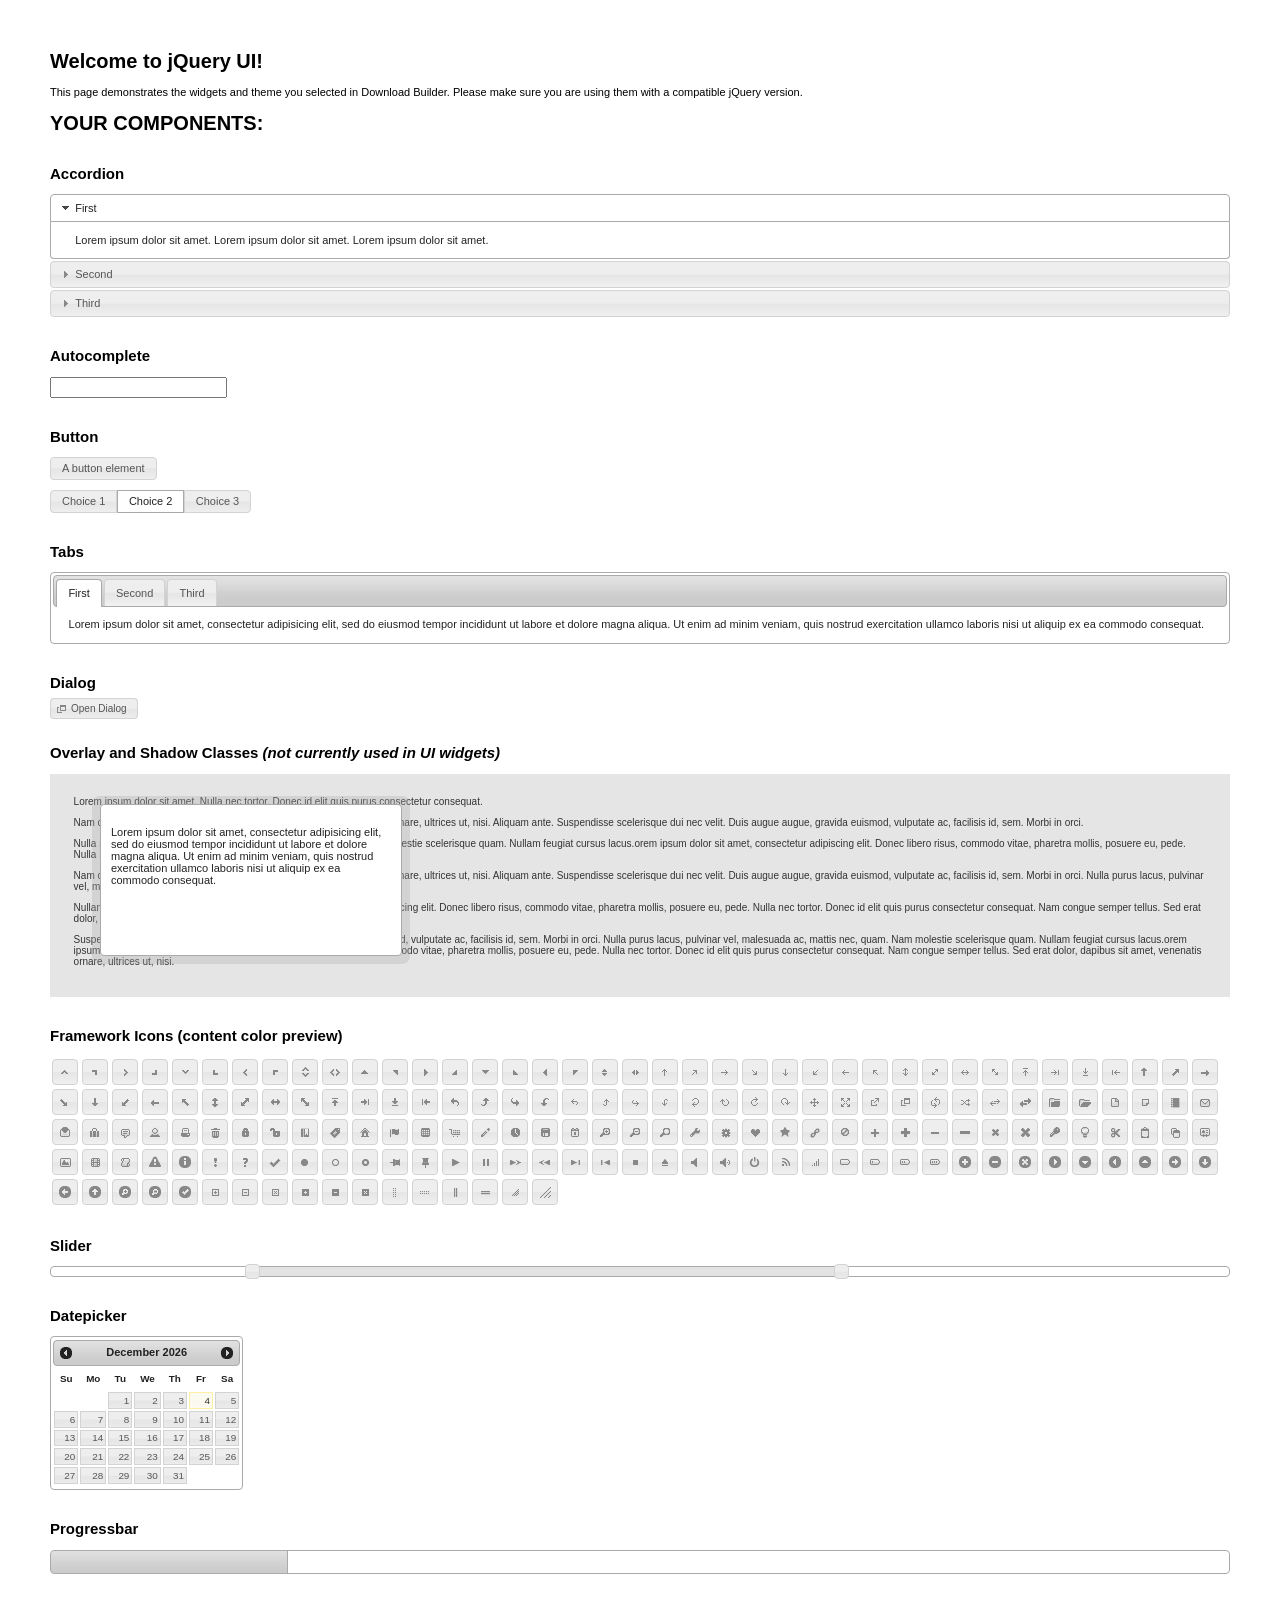
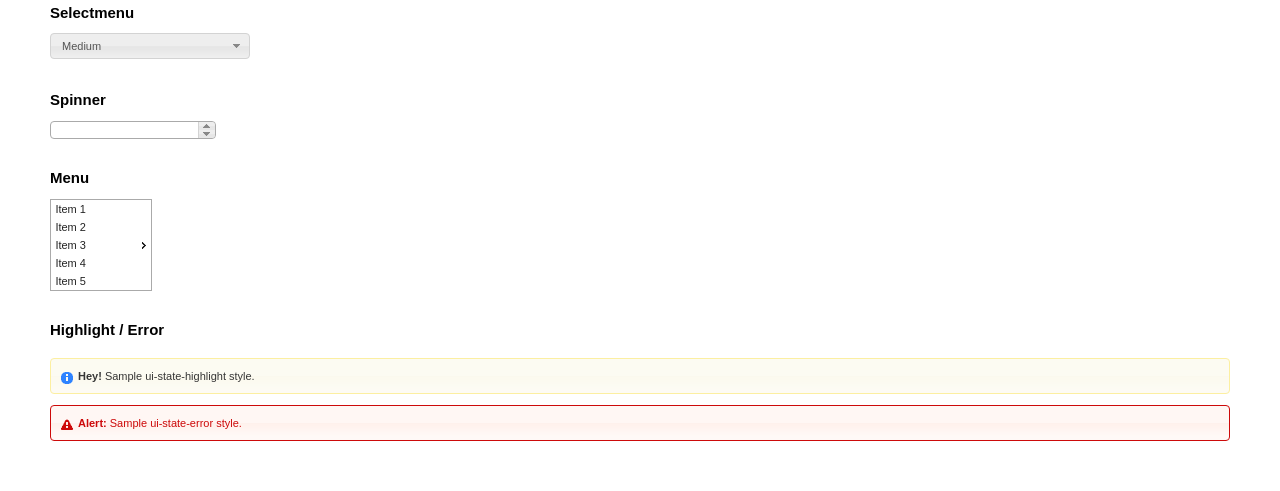
<file: assets/jquery-ui-1.11.4/index.html>
<!doctype html>
<html lang="us">
<head>
	<meta charset="utf-8">
	<title>jQuery UI Example Page</title>
	<link href="jquery-ui.css" rel="stylesheet">
	<style>
	body{
		font: 62.5% "Trebuchet MS", sans-serif;
		margin: 50px;
	}
	.demoHeaders {
		margin-top: 2em;
	}
	#dialog-link {
		padding: .4em 1em .4em 20px;
		text-decoration: none;
		position: relative;
	}
	#dialog-link span.ui-icon {
		margin: 0 5px 0 0;
		position: absolute;
		left: .2em;
		top: 50%;
		margin-top: -8px;
	}
	#icons {
		margin: 0;
		padding: 0;
	}
	#icons li {
		margin: 2px;
		position: relative;
		padding: 4px 0;
		cursor: pointer;
		float: left;
		list-style: none;
	}
	#icons span.ui-icon {
		float: left;
		margin: 0 4px;
	}
	.fakewindowcontain .ui-widget-overlay {
		position: absolute;
	}
	select {
		width: 200px;
	}
	</style>
</head>
<body>

<h1>Welcome to jQuery UI!</h1>

<div class="ui-widget">
	<p>This page demonstrates the widgets and theme you selected in Download Builder. Please make sure you are using them with a compatible jQuery version.</p>
</div>

<h1>YOUR COMPONENTS:</h1>


<!-- Accordion -->
<h2 class="demoHeaders">Accordion</h2>
<div id="accordion">
	<h3>First</h3>
	<div>Lorem ipsum dolor sit amet. Lorem ipsum dolor sit amet. Lorem ipsum dolor sit amet.</div>
	<h3>Second</h3>
	<div>Phasellus mattis tincidunt nibh.</div>
	<h3>Third</h3>
	<div>Nam dui erat, auctor a, dignissim quis.</div>
</div>



<!-- Autocomplete -->
<h2 class="demoHeaders">Autocomplete</h2>
<div>
	<input id="autocomplete" title="type &quot;a&quot;">
</div>



<!-- Button -->
<h2 class="demoHeaders">Button</h2>
<button id="button">A button element</button>
<form style="margin-top: 1em;">
	<div id="radioset">
		<input type="radio" id="radio1" name="radio"><label for="radio1">Choice 1</label>
		<input type="radio" id="radio2" name="radio" checked="checked"><label for="radio2">Choice 2</label>
		<input type="radio" id="radio3" name="radio"><label for="radio3">Choice 3</label>
	</div>
</form>



<!-- Tabs -->
<h2 class="demoHeaders">Tabs</h2>
<div id="tabs">
	<ul>
		<li><a href="#tabs-1">First</a></li>
		<li><a href="#tabs-2">Second</a></li>
		<li><a href="#tabs-3">Third</a></li>
	</ul>
	<div id="tabs-1">Lorem ipsum dolor sit amet, consectetur adipisicing elit, sed do eiusmod tempor incididunt ut labore et dolore magna aliqua. Ut enim ad minim veniam, quis nostrud exercitation ullamco laboris nisi ut aliquip ex ea commodo consequat.</div>
	<div id="tabs-2">Phasellus mattis tincidunt nibh. Cras orci urna, blandit id, pretium vel, aliquet ornare, felis. Maecenas scelerisque sem non nisl. Fusce sed lorem in enim dictum bibendum.</div>
	<div id="tabs-3">Nam dui erat, auctor a, dignissim quis, sollicitudin eu, felis. Pellentesque nisi urna, interdum eget, sagittis et, consequat vestibulum, lacus. Mauris porttitor ullamcorper augue.</div>
</div>



<!-- Dialog NOTE: Dialog is not generated by UI in this demo so it can be visually styled in themeroller-->
<h2 class="demoHeaders">Dialog</h2>
<p><a href="#" id="dialog-link" class="ui-state-default ui-corner-all"><span class="ui-icon ui-icon-newwin"></span>Open Dialog</a></p>

<h2 class="demoHeaders">Overlay and Shadow Classes <em>(not currently used in UI widgets)</em></h2>
<div style="position: relative; width: 96%; height: 200px; padding:1% 2%; overflow:hidden;" class="fakewindowcontain">
	<p>Lorem ipsum dolor sit amet,  Nulla nec tortor. Donec id elit quis purus consectetur consequat. </p><p>Nam congue semper tellus. Sed erat dolor, dapibus sit amet, venenatis ornare, ultrices ut, nisi. Aliquam ante. Suspendisse scelerisque dui nec velit. Duis augue augue, gravida euismod, vulputate ac, facilisis id, sem. Morbi in orci. </p><p>Nulla purus lacus, pulvinar vel, malesuada ac, mattis nec, quam. Nam molestie scelerisque quam. Nullam feugiat cursus lacus.orem ipsum dolor sit amet, consectetur adipiscing elit. Donec libero risus, commodo vitae, pharetra mollis, posuere eu, pede. Nulla nec tortor. Donec id elit quis purus consectetur consequat. </p><p>Nam congue semper tellus. Sed erat dolor, dapibus sit amet, venenatis ornare, ultrices ut, nisi. Aliquam ante. Suspendisse scelerisque dui nec velit. Duis augue augue, gravida euismod, vulputate ac, facilisis id, sem. Morbi in orci. Nulla purus lacus, pulvinar vel, malesuada ac, mattis nec, quam. Nam molestie scelerisque quam. </p><p>Nullam feugiat cursus lacus.orem ipsum dolor sit amet, consectetur adipiscing elit. Donec libero risus, commodo vitae, pharetra mollis, posuere eu, pede. Nulla nec tortor. Donec id elit quis purus consectetur consequat. Nam congue semper tellus. Sed erat dolor, dapibus sit amet, venenatis ornare, ultrices ut, nisi. Aliquam ante. </p><p>Suspendisse scelerisque dui nec velit. Duis augue augue, gravida euismod, vulputate ac, facilisis id, sem. Morbi in orci. Nulla purus lacus, pulvinar vel, malesuada ac, mattis nec, quam. Nam molestie scelerisque quam. Nullam feugiat cursus lacus.orem ipsum dolor sit amet, consectetur adipiscing elit. Donec libero risus, commodo vitae, pharetra mollis, posuere eu, pede. Nulla nec tortor. Donec id elit quis purus consectetur consequat. Nam congue semper tellus. Sed erat dolor, dapibus sit amet, venenatis ornare, ultrices ut, nisi. </p>

	<!-- ui-dialog -->
	<div class="ui-overlay"><div class="ui-widget-overlay"></div><div class="ui-widget-shadow ui-corner-all" style="width: 302px; height: 152px; position: absolute; left: 50px; top: 30px;"></div></div>
	<div style="position: absolute; width: 280px; height: 130px;left: 50px; top: 30px; padding: 10px;" class="ui-widget ui-widget-content ui-corner-all">
		<div class="ui-dialog-content ui-widget-content" style="background: none; border: 0;">
			<p>Lorem ipsum dolor sit amet, consectetur adipisicing elit, sed do eiusmod tempor incididunt ut labore et dolore magna aliqua. Ut enim ad minim veniam, quis nostrud exercitation ullamco laboris nisi ut aliquip ex ea commodo consequat.</p>
		</div>
	</div>

</div>

<!-- ui-dialog -->
<div id="dialog" title="Dialog Title">
	<p>Lorem ipsum dolor sit amet, consectetur adipisicing elit, sed do eiusmod tempor incididunt ut labore et dolore magna aliqua. Ut enim ad minim veniam, quis nostrud exercitation ullamco laboris nisi ut aliquip ex ea commodo consequat.</p>
</div>



<h2 class="demoHeaders">Framework Icons (content color preview)</h2>
<ul id="icons" class="ui-widget ui-helper-clearfix">
	<li class="ui-state-default ui-corner-all" title=".ui-icon-carat-1-n"><span class="ui-icon ui-icon-carat-1-n"></span></li>
	<li class="ui-state-default ui-corner-all" title=".ui-icon-carat-1-ne"><span class="ui-icon ui-icon-carat-1-ne"></span></li>
	<li class="ui-state-default ui-corner-all" title=".ui-icon-carat-1-e"><span class="ui-icon ui-icon-carat-1-e"></span></li>
	<li class="ui-state-default ui-corner-all" title=".ui-icon-carat-1-se"><span class="ui-icon ui-icon-carat-1-se"></span></li>
	<li class="ui-state-default ui-corner-all" title=".ui-icon-carat-1-s"><span class="ui-icon ui-icon-carat-1-s"></span></li>
	<li class="ui-state-default ui-corner-all" title=".ui-icon-carat-1-sw"><span class="ui-icon ui-icon-carat-1-sw"></span></li>
	<li class="ui-state-default ui-corner-all" title=".ui-icon-carat-1-w"><span class="ui-icon ui-icon-carat-1-w"></span></li>
	<li class="ui-state-default ui-corner-all" title=".ui-icon-carat-1-nw"><span class="ui-icon ui-icon-carat-1-nw"></span></li>
	<li class="ui-state-default ui-corner-all" title=".ui-icon-carat-2-n-s"><span class="ui-icon ui-icon-carat-2-n-s"></span></li>
	<li class="ui-state-default ui-corner-all" title=".ui-icon-carat-2-e-w"><span class="ui-icon ui-icon-carat-2-e-w"></span></li>
	<li class="ui-state-default ui-corner-all" title=".ui-icon-triangle-1-n"><span class="ui-icon ui-icon-triangle-1-n"></span></li>
	<li class="ui-state-default ui-corner-all" title=".ui-icon-triangle-1-ne"><span class="ui-icon ui-icon-triangle-1-ne"></span></li>
	<li class="ui-state-default ui-corner-all" title=".ui-icon-triangle-1-e"><span class="ui-icon ui-icon-triangle-1-e"></span></li>
	<li class="ui-state-default ui-corner-all" title=".ui-icon-triangle-1-se"><span class="ui-icon ui-icon-triangle-1-se"></span></li>
	<li class="ui-state-default ui-corner-all" title=".ui-icon-triangle-1-s"><span class="ui-icon ui-icon-triangle-1-s"></span></li>
	<li class="ui-state-default ui-corner-all" title=".ui-icon-triangle-1-sw"><span class="ui-icon ui-icon-triangle-1-sw"></span></li>
	<li class="ui-state-default ui-corner-all" title=".ui-icon-triangle-1-w"><span class="ui-icon ui-icon-triangle-1-w"></span></li>
	<li class="ui-state-default ui-corner-all" title=".ui-icon-triangle-1-nw"><span class="ui-icon ui-icon-triangle-1-nw"></span></li>
	<li class="ui-state-default ui-corner-all" title=".ui-icon-triangle-2-n-s"><span class="ui-icon ui-icon-triangle-2-n-s"></span></li>
	<li class="ui-state-default ui-corner-all" title=".ui-icon-triangle-2-e-w"><span class="ui-icon ui-icon-triangle-2-e-w"></span></li>
	<li class="ui-state-default ui-corner-all" title=".ui-icon-arrow-1-n"><span class="ui-icon ui-icon-arrow-1-n"></span></li>
	<li class="ui-state-default ui-corner-all" title=".ui-icon-arrow-1-ne"><span class="ui-icon ui-icon-arrow-1-ne"></span></li>
	<li class="ui-state-default ui-corner-all" title=".ui-icon-arrow-1-e"><span class="ui-icon ui-icon-arrow-1-e"></span></li>
	<li class="ui-state-default ui-corner-all" title=".ui-icon-arrow-1-se"><span class="ui-icon ui-icon-arrow-1-se"></span></li>
	<li class="ui-state-default ui-corner-all" title=".ui-icon-arrow-1-s"><span class="ui-icon ui-icon-arrow-1-s"></span></li>
	<li class="ui-state-default ui-corner-all" title=".ui-icon-arrow-1-sw"><span class="ui-icon ui-icon-arrow-1-sw"></span></li>
	<li class="ui-state-default ui-corner-all" title=".ui-icon-arrow-1-w"><span class="ui-icon ui-icon-arrow-1-w"></span></li>
	<li class="ui-state-default ui-corner-all" title=".ui-icon-arrow-1-nw"><span class="ui-icon ui-icon-arrow-1-nw"></span></li>
	<li class="ui-state-default ui-corner-all" title=".ui-icon-arrow-2-n-s"><span class="ui-icon ui-icon-arrow-2-n-s"></span></li>
	<li class="ui-state-default ui-corner-all" title=".ui-icon-arrow-2-ne-sw"><span class="ui-icon ui-icon-arrow-2-ne-sw"></span></li>
	<li class="ui-state-default ui-corner-all" title=".ui-icon-arrow-2-e-w"><span class="ui-icon ui-icon-arrow-2-e-w"></span></li>
	<li class="ui-state-default ui-corner-all" title=".ui-icon-arrow-2-se-nw"><span class="ui-icon ui-icon-arrow-2-se-nw"></span></li>
	<li class="ui-state-default ui-corner-all" title=".ui-icon-arrowstop-1-n"><span class="ui-icon ui-icon-arrowstop-1-n"></span></li>
	<li class="ui-state-default ui-corner-all" title=".ui-icon-arrowstop-1-e"><span class="ui-icon ui-icon-arrowstop-1-e"></span></li>
	<li class="ui-state-default ui-corner-all" title=".ui-icon-arrowstop-1-s"><span class="ui-icon ui-icon-arrowstop-1-s"></span></li>
	<li class="ui-state-default ui-corner-all" title=".ui-icon-arrowstop-1-w"><span class="ui-icon ui-icon-arrowstop-1-w"></span></li>
	<li class="ui-state-default ui-corner-all" title=".ui-icon-arrowthick-1-n"><span class="ui-icon ui-icon-arrowthick-1-n"></span></li>
	<li class="ui-state-default ui-corner-all" title=".ui-icon-arrowthick-1-ne"><span class="ui-icon ui-icon-arrowthick-1-ne"></span></li>
	<li class="ui-state-default ui-corner-all" title=".ui-icon-arrowthick-1-e"><span class="ui-icon ui-icon-arrowthick-1-e"></span></li>
	<li class="ui-state-default ui-corner-all" title=".ui-icon-arrowthick-1-se"><span class="ui-icon ui-icon-arrowthick-1-se"></span></li>
	<li class="ui-state-default ui-corner-all" title=".ui-icon-arrowthick-1-s"><span class="ui-icon ui-icon-arrowthick-1-s"></span></li>
	<li class="ui-state-default ui-corner-all" title=".ui-icon-arrowthick-1-sw"><span class="ui-icon ui-icon-arrowthick-1-sw"></span></li>
	<li class="ui-state-default ui-corner-all" title=".ui-icon-arrowthick-1-w"><span class="ui-icon ui-icon-arrowthick-1-w"></span></li>
	<li class="ui-state-default ui-corner-all" title=".ui-icon-arrowthick-1-nw"><span class="ui-icon ui-icon-arrowthick-1-nw"></span></li>
	<li class="ui-state-default ui-corner-all" title=".ui-icon-arrowthick-2-n-s"><span class="ui-icon ui-icon-arrowthick-2-n-s"></span></li>
	<li class="ui-state-default ui-corner-all" title=".ui-icon-arrowthick-2-ne-sw"><span class="ui-icon ui-icon-arrowthick-2-ne-sw"></span></li>
	<li class="ui-state-default ui-corner-all" title=".ui-icon-arrowthick-2-e-w"><span class="ui-icon ui-icon-arrowthick-2-e-w"></span></li>
	<li class="ui-state-default ui-corner-all" title=".ui-icon-arrowthick-2-se-nw"><span class="ui-icon ui-icon-arrowthick-2-se-nw"></span></li>
	<li class="ui-state-default ui-corner-all" title=".ui-icon-arrowthickstop-1-n"><span class="ui-icon ui-icon-arrowthickstop-1-n"></span></li>
	<li class="ui-state-default ui-corner-all" title=".ui-icon-arrowthickstop-1-e"><span class="ui-icon ui-icon-arrowthickstop-1-e"></span></li>
	<li class="ui-state-default ui-corner-all" title=".ui-icon-arrowthickstop-1-s"><span class="ui-icon ui-icon-arrowthickstop-1-s"></span></li>
	<li class="ui-state-default ui-corner-all" title=".ui-icon-arrowthickstop-1-w"><span class="ui-icon ui-icon-arrowthickstop-1-w"></span></li>
	<li class="ui-state-default ui-corner-all" title=".ui-icon-arrowreturnthick-1-w"><span class="ui-icon ui-icon-arrowreturnthick-1-w"></span></li>
	<li class="ui-state-default ui-corner-all" title=".ui-icon-arrowreturnthick-1-n"><span class="ui-icon ui-icon-arrowreturnthick-1-n"></span></li>
	<li class="ui-state-default ui-corner-all" title=".ui-icon-arrowreturnthick-1-e"><span class="ui-icon ui-icon-arrowreturnthick-1-e"></span></li>
	<li class="ui-state-default ui-corner-all" title=".ui-icon-arrowreturnthick-1-s"><span class="ui-icon ui-icon-arrowreturnthick-1-s"></span></li>
	<li class="ui-state-default ui-corner-all" title=".ui-icon-arrowreturn-1-w"><span class="ui-icon ui-icon-arrowreturn-1-w"></span></li>
	<li class="ui-state-default ui-corner-all" title=".ui-icon-arrowreturn-1-n"><span class="ui-icon ui-icon-arrowreturn-1-n"></span></li>
	<li class="ui-state-default ui-corner-all" title=".ui-icon-arrowreturn-1-e"><span class="ui-icon ui-icon-arrowreturn-1-e"></span></li>
	<li class="ui-state-default ui-corner-all" title=".ui-icon-arrowreturn-1-s"><span class="ui-icon ui-icon-arrowreturn-1-s"></span></li>
	<li class="ui-state-default ui-corner-all" title=".ui-icon-arrowrefresh-1-w"><span class="ui-icon ui-icon-arrowrefresh-1-w"></span></li>
	<li class="ui-state-default ui-corner-all" title=".ui-icon-arrowrefresh-1-n"><span class="ui-icon ui-icon-arrowrefresh-1-n"></span></li>
	<li class="ui-state-default ui-corner-all" title=".ui-icon-arrowrefresh-1-e"><span class="ui-icon ui-icon-arrowrefresh-1-e"></span></li>
	<li class="ui-state-default ui-corner-all" title=".ui-icon-arrowrefresh-1-s"><span class="ui-icon ui-icon-arrowrefresh-1-s"></span></li>
	<li class="ui-state-default ui-corner-all" title=".ui-icon-arrow-4"><span class="ui-icon ui-icon-arrow-4"></span></li>
	<li class="ui-state-default ui-corner-all" title=".ui-icon-arrow-4-diag"><span class="ui-icon ui-icon-arrow-4-diag"></span></li>
	<li class="ui-state-default ui-corner-all" title=".ui-icon-extlink"><span class="ui-icon ui-icon-extlink"></span></li>
	<li class="ui-state-default ui-corner-all" title=".ui-icon-newwin"><span class="ui-icon ui-icon-newwin"></span></li>
	<li class="ui-state-default ui-corner-all" title=".ui-icon-refresh"><span class="ui-icon ui-icon-refresh"></span></li>
	<li class="ui-state-default ui-corner-all" title=".ui-icon-shuffle"><span class="ui-icon ui-icon-shuffle"></span></li>
	<li class="ui-state-default ui-corner-all" title=".ui-icon-transfer-e-w"><span class="ui-icon ui-icon-transfer-e-w"></span></li>
	<li class="ui-state-default ui-corner-all" title=".ui-icon-transferthick-e-w"><span class="ui-icon ui-icon-transferthick-e-w"></span></li>
	<li class="ui-state-default ui-corner-all" title=".ui-icon-folder-collapsed"><span class="ui-icon ui-icon-folder-collapsed"></span></li>
	<li class="ui-state-default ui-corner-all" title=".ui-icon-folder-open"><span class="ui-icon ui-icon-folder-open"></span></li>
	<li class="ui-state-default ui-corner-all" title=".ui-icon-document"><span class="ui-icon ui-icon-document"></span></li>
	<li class="ui-state-default ui-corner-all" title=".ui-icon-document-b"><span class="ui-icon ui-icon-document-b"></span></li>
	<li class="ui-state-default ui-corner-all" title=".ui-icon-note"><span class="ui-icon ui-icon-note"></span></li>
	<li class="ui-state-default ui-corner-all" title=".ui-icon-mail-closed"><span class="ui-icon ui-icon-mail-closed"></span></li>
	<li class="ui-state-default ui-corner-all" title=".ui-icon-mail-open"><span class="ui-icon ui-icon-mail-open"></span></li>
	<li class="ui-state-default ui-corner-all" title=".ui-icon-suitcase"><span class="ui-icon ui-icon-suitcase"></span></li>
	<li class="ui-state-default ui-corner-all" title=".ui-icon-comment"><span class="ui-icon ui-icon-comment"></span></li>
	<li class="ui-state-default ui-corner-all" title=".ui-icon-person"><span class="ui-icon ui-icon-person"></span></li>
	<li class="ui-state-default ui-corner-all" title=".ui-icon-print"><span class="ui-icon ui-icon-print"></span></li>
	<li class="ui-state-default ui-corner-all" title=".ui-icon-trash"><span class="ui-icon ui-icon-trash"></span></li>
	<li class="ui-state-default ui-corner-all" title=".ui-icon-locked"><span class="ui-icon ui-icon-locked"></span></li>
	<li class="ui-state-default ui-corner-all" title=".ui-icon-unlocked"><span class="ui-icon ui-icon-unlocked"></span></li>
	<li class="ui-state-default ui-corner-all" title=".ui-icon-bookmark"><span class="ui-icon ui-icon-bookmark"></span></li>
	<li class="ui-state-default ui-corner-all" title=".ui-icon-tag"><span class="ui-icon ui-icon-tag"></span></li>
	<li class="ui-state-default ui-corner-all" title=".ui-icon-home"><span class="ui-icon ui-icon-home"></span></li>
	<li class="ui-state-default ui-corner-all" title=".ui-icon-flag"><span class="ui-icon ui-icon-flag"></span></li>
	<li class="ui-state-default ui-corner-all" title=".ui-icon-calculator"><span class="ui-icon ui-icon-calculator"></span></li>
	<li class="ui-state-default ui-corner-all" title=".ui-icon-cart"><span class="ui-icon ui-icon-cart"></span></li>
	<li class="ui-state-default ui-corner-all" title=".ui-icon-pencil"><span class="ui-icon ui-icon-pencil"></span></li>
	<li class="ui-state-default ui-corner-all" title=".ui-icon-clock"><span class="ui-icon ui-icon-clock"></span></li>
	<li class="ui-state-default ui-corner-all" title=".ui-icon-disk"><span class="ui-icon ui-icon-disk"></span></li>
	<li class="ui-state-default ui-corner-all" title=".ui-icon-calendar"><span class="ui-icon ui-icon-calendar"></span></li>
	<li class="ui-state-default ui-corner-all" title=".ui-icon-zoomin"><span class="ui-icon ui-icon-zoomin"></span></li>
	<li class="ui-state-default ui-corner-all" title=".ui-icon-zoomout"><span class="ui-icon ui-icon-zoomout"></span></li>
	<li class="ui-state-default ui-corner-all" title=".ui-icon-search"><span class="ui-icon ui-icon-search"></span></li>
	<li class="ui-state-default ui-corner-all" title=".ui-icon-wrench"><span class="ui-icon ui-icon-wrench"></span></li>
	<li class="ui-state-default ui-corner-all" title=".ui-icon-gear"><span class="ui-icon ui-icon-gear"></span></li>
	<li class="ui-state-default ui-corner-all" title=".ui-icon-heart"><span class="ui-icon ui-icon-heart"></span></li>
	<li class="ui-state-default ui-corner-all" title=".ui-icon-star"><span class="ui-icon ui-icon-star"></span></li>
	<li class="ui-state-default ui-corner-all" title=".ui-icon-link"><span class="ui-icon ui-icon-link"></span></li>
	<li class="ui-state-default ui-corner-all" title=".ui-icon-cancel"><span class="ui-icon ui-icon-cancel"></span></li>
	<li class="ui-state-default ui-corner-all" title=".ui-icon-plus"><span class="ui-icon ui-icon-plus"></span></li>
	<li class="ui-state-default ui-corner-all" title=".ui-icon-plusthick"><span class="ui-icon ui-icon-plusthick"></span></li>
	<li class="ui-state-default ui-corner-all" title=".ui-icon-minus"><span class="ui-icon ui-icon-minus"></span></li>
	<li class="ui-state-default ui-corner-all" title=".ui-icon-minusthick"><span class="ui-icon ui-icon-minusthick"></span></li>
	<li class="ui-state-default ui-corner-all" title=".ui-icon-close"><span class="ui-icon ui-icon-close"></span></li>
	<li class="ui-state-default ui-corner-all" title=".ui-icon-closethick"><span class="ui-icon ui-icon-closethick"></span></li>
	<li class="ui-state-default ui-corner-all" title=".ui-icon-key"><span class="ui-icon ui-icon-key"></span></li>
	<li class="ui-state-default ui-corner-all" title=".ui-icon-lightbulb"><span class="ui-icon ui-icon-lightbulb"></span></li>
	<li class="ui-state-default ui-corner-all" title=".ui-icon-scissors"><span class="ui-icon ui-icon-scissors"></span></li>
	<li class="ui-state-default ui-corner-all" title=".ui-icon-clipboard"><span class="ui-icon ui-icon-clipboard"></span></li>
	<li class="ui-state-default ui-corner-all" title=".ui-icon-copy"><span class="ui-icon ui-icon-copy"></span></li>
	<li class="ui-state-default ui-corner-all" title=".ui-icon-contact"><span class="ui-icon ui-icon-contact"></span></li>
	<li class="ui-state-default ui-corner-all" title=".ui-icon-image"><span class="ui-icon ui-icon-image"></span></li>
	<li class="ui-state-default ui-corner-all" title=".ui-icon-video"><span class="ui-icon ui-icon-video"></span></li>
	<li class="ui-state-default ui-corner-all" title=".ui-icon-script"><span class="ui-icon ui-icon-script"></span></li>
	<li class="ui-state-default ui-corner-all" title=".ui-icon-alert"><span class="ui-icon ui-icon-alert"></span></li>
	<li class="ui-state-default ui-corner-all" title=".ui-icon-info"><span class="ui-icon ui-icon-info"></span></li>
	<li class="ui-state-default ui-corner-all" title=".ui-icon-notice"><span class="ui-icon ui-icon-notice"></span></li>
	<li class="ui-state-default ui-corner-all" title=".ui-icon-help"><span class="ui-icon ui-icon-help"></span></li>
	<li class="ui-state-default ui-corner-all" title=".ui-icon-check"><span class="ui-icon ui-icon-check"></span></li>
	<li class="ui-state-default ui-corner-all" title=".ui-icon-bullet"><span class="ui-icon ui-icon-bullet"></span></li>
	<li class="ui-state-default ui-corner-all" title=".ui-icon-radio-off"><span class="ui-icon ui-icon-radio-off"></span></li>
	<li class="ui-state-default ui-corner-all" title=".ui-icon-radio-on"><span class="ui-icon ui-icon-radio-on"></span></li>
	<li class="ui-state-default ui-corner-all" title=".ui-icon-pin-w"><span class="ui-icon ui-icon-pin-w"></span></li>
	<li class="ui-state-default ui-corner-all" title=".ui-icon-pin-s"><span class="ui-icon ui-icon-pin-s"></span></li>
	<li class="ui-state-default ui-corner-all" title=".ui-icon-play"><span class="ui-icon ui-icon-play"></span></li>
	<li class="ui-state-default ui-corner-all" title=".ui-icon-pause"><span class="ui-icon ui-icon-pause"></span></li>
	<li class="ui-state-default ui-corner-all" title=".ui-icon-seek-next"><span class="ui-icon ui-icon-seek-next"></span></li>
	<li class="ui-state-default ui-corner-all" title=".ui-icon-seek-prev"><span class="ui-icon ui-icon-seek-prev"></span></li>
	<li class="ui-state-default ui-corner-all" title=".ui-icon-seek-end"><span class="ui-icon ui-icon-seek-end"></span></li>
	<li class="ui-state-default ui-corner-all" title=".ui-icon-seek-first"><span class="ui-icon ui-icon-seek-first"></span></li>
	<li class="ui-state-default ui-corner-all" title=".ui-icon-stop"><span class="ui-icon ui-icon-stop"></span></li>
	<li class="ui-state-default ui-corner-all" title=".ui-icon-eject"><span class="ui-icon ui-icon-eject"></span></li>
	<li class="ui-state-default ui-corner-all" title=".ui-icon-volume-off"><span class="ui-icon ui-icon-volume-off"></span></li>
	<li class="ui-state-default ui-corner-all" title=".ui-icon-volume-on"><span class="ui-icon ui-icon-volume-on"></span></li>
	<li class="ui-state-default ui-corner-all" title=".ui-icon-power"><span class="ui-icon ui-icon-power"></span></li>
	<li class="ui-state-default ui-corner-all" title=".ui-icon-signal-diag"><span class="ui-icon ui-icon-signal-diag"></span></li>
	<li class="ui-state-default ui-corner-all" title=".ui-icon-signal"><span class="ui-icon ui-icon-signal"></span></li>
	<li class="ui-state-default ui-corner-all" title=".ui-icon-battery-0"><span class="ui-icon ui-icon-battery-0"></span></li>
	<li class="ui-state-default ui-corner-all" title=".ui-icon-battery-1"><span class="ui-icon ui-icon-battery-1"></span></li>
	<li class="ui-state-default ui-corner-all" title=".ui-icon-battery-2"><span class="ui-icon ui-icon-battery-2"></span></li>
	<li class="ui-state-default ui-corner-all" title=".ui-icon-battery-3"><span class="ui-icon ui-icon-battery-3"></span></li>
	<li class="ui-state-default ui-corner-all" title=".ui-icon-circle-plus"><span class="ui-icon ui-icon-circle-plus"></span></li>
	<li class="ui-state-default ui-corner-all" title=".ui-icon-circle-minus"><span class="ui-icon ui-icon-circle-minus"></span></li>
	<li class="ui-state-default ui-corner-all" title=".ui-icon-circle-close"><span class="ui-icon ui-icon-circle-close"></span></li>
	<li class="ui-state-default ui-corner-all" title=".ui-icon-circle-triangle-e"><span class="ui-icon ui-icon-circle-triangle-e"></span></li>
	<li class="ui-state-default ui-corner-all" title=".ui-icon-circle-triangle-s"><span class="ui-icon ui-icon-circle-triangle-s"></span></li>
	<li class="ui-state-default ui-corner-all" title=".ui-icon-circle-triangle-w"><span class="ui-icon ui-icon-circle-triangle-w"></span></li>
	<li class="ui-state-default ui-corner-all" title=".ui-icon-circle-triangle-n"><span class="ui-icon ui-icon-circle-triangle-n"></span></li>
	<li class="ui-state-default ui-corner-all" title=".ui-icon-circle-arrow-e"><span class="ui-icon ui-icon-circle-arrow-e"></span></li>
	<li class="ui-state-default ui-corner-all" title=".ui-icon-circle-arrow-s"><span class="ui-icon ui-icon-circle-arrow-s"></span></li>
	<li class="ui-state-default ui-corner-all" title=".ui-icon-circle-arrow-w"><span class="ui-icon ui-icon-circle-arrow-w"></span></li>
	<li class="ui-state-default ui-corner-all" title=".ui-icon-circle-arrow-n"><span class="ui-icon ui-icon-circle-arrow-n"></span></li>
	<li class="ui-state-default ui-corner-all" title=".ui-icon-circle-zoomin"><span class="ui-icon ui-icon-circle-zoomin"></span></li>
	<li class="ui-state-default ui-corner-all" title=".ui-icon-circle-zoomout"><span class="ui-icon ui-icon-circle-zoomout"></span></li>
	<li class="ui-state-default ui-corner-all" title=".ui-icon-circle-check"><span class="ui-icon ui-icon-circle-check"></span></li>
	<li class="ui-state-default ui-corner-all" title=".ui-icon-circlesmall-plus"><span class="ui-icon ui-icon-circlesmall-plus"></span></li>
	<li class="ui-state-default ui-corner-all" title=".ui-icon-circlesmall-minus"><span class="ui-icon ui-icon-circlesmall-minus"></span></li>
	<li class="ui-state-default ui-corner-all" title=".ui-icon-circlesmall-close"><span class="ui-icon ui-icon-circlesmall-close"></span></li>
	<li class="ui-state-default ui-corner-all" title=".ui-icon-squaresmall-plus"><span class="ui-icon ui-icon-squaresmall-plus"></span></li>
	<li class="ui-state-default ui-corner-all" title=".ui-icon-squaresmall-minus"><span class="ui-icon ui-icon-squaresmall-minus"></span></li>
	<li class="ui-state-default ui-corner-all" title=".ui-icon-squaresmall-close"><span class="ui-icon ui-icon-squaresmall-close"></span></li>
	<li class="ui-state-default ui-corner-all" title=".ui-icon-grip-dotted-vertical"><span class="ui-icon ui-icon-grip-dotted-vertical"></span></li>
	<li class="ui-state-default ui-corner-all" title=".ui-icon-grip-dotted-horizontal"><span class="ui-icon ui-icon-grip-dotted-horizontal"></span></li>
	<li class="ui-state-default ui-corner-all" title=".ui-icon-grip-solid-vertical"><span class="ui-icon ui-icon-grip-solid-vertical"></span></li>
	<li class="ui-state-default ui-corner-all" title=".ui-icon-grip-solid-horizontal"><span class="ui-icon ui-icon-grip-solid-horizontal"></span></li>
	<li class="ui-state-default ui-corner-all" title=".ui-icon-gripsmall-diagonal-se"><span class="ui-icon ui-icon-gripsmall-diagonal-se"></span></li>
	<li class="ui-state-default ui-corner-all" title=".ui-icon-grip-diagonal-se"><span class="ui-icon ui-icon-grip-diagonal-se"></span></li>
</ul>


<!-- Slider -->
<h2 class="demoHeaders">Slider</h2>
<div id="slider"></div>



<!-- Datepicker -->
<h2 class="demoHeaders">Datepicker</h2>
<div id="datepicker"></div>



<!-- Progressbar -->
<h2 class="demoHeaders">Progressbar</h2>
<div id="progressbar"></div>



<!-- Progressbar -->
<h2 class="demoHeaders">Selectmenu</h2>
<select id="selectmenu">
	<option>Slower</option>
	<option>Slow</option>
	<option selected="selected">Medium</option>
	<option>Fast</option>
	<option>Faster</option>
</select>



<!-- Spinner -->
<h2 class="demoHeaders">Spinner</h2>
<input id="spinner">



<!-- Menu -->
<h2 class="demoHeaders">Menu</h2>
<ul style="width:100px;" id="menu">
	<li>Item 1</li>
	<li>Item 2</li>
	<li>Item 3
		<ul>
			<li>Item 3-1</li>
			<li>Item 3-2</li>
			<li>Item 3-3</li>
			<li>Item 3-4</li>
			<li>Item 3-5</li>
		</ul>
	</li>
	<li>Item 4</li>
	<li>Item 5</li>
</ul>




<!-- Highlight / Error -->
<h2 class="demoHeaders">Highlight / Error</h2>
<div class="ui-widget">
	<div class="ui-state-highlight ui-corner-all" style="margin-top: 20px; padding: 0 .7em;">
		<p><span class="ui-icon ui-icon-info" style="float: left; margin-right: .3em;"></span>
		<strong>Hey!</strong> Sample ui-state-highlight style.</p>
	</div>
</div>
<br>
<div class="ui-widget">
	<div class="ui-state-error ui-corner-all" style="padding: 0 .7em;">
		<p><span class="ui-icon ui-icon-alert" style="float: left; margin-right: .3em;"></span>
		<strong>Alert:</strong> Sample ui-state-error style.</p>
	</div>
</div>

<script src="external/jquery/jquery.js"></script>
<script src="jquery-ui.js"></script>
<script>

$( "#accordion" ).accordion();



var availableTags = [
	"ActionScript",
	"AppleScript",
	"Asp",
	"BASIC",
	"C",
	"C++",
	"Clojure",
	"COBOL",
	"ColdFusion",
	"Erlang",
	"Fortran",
	"Groovy",
	"Haskell",
	"Java",
	"JavaScript",
	"Lisp",
	"Perl",
	"PHP",
	"Python",
	"Ruby",
	"Scala",
	"Scheme"
];
$( "#autocomplete" ).autocomplete({
	source: availableTags
});



$( "#button" ).button();
$( "#radioset" ).buttonset();



$( "#tabs" ).tabs();



$( "#dialog" ).dialog({
	autoOpen: false,
	width: 400,
	buttons: [
		{
			text: "Ok",
			click: function() {
				$( this ).dialog( "close" );
			}
		},
		{
			text: "Cancel",
			click: function() {
				$( this ).dialog( "close" );
			}
		}
	]
});

// Link to open the dialog
$( "#dialog-link" ).click(function( event ) {
	$( "#dialog" ).dialog( "open" );
	event.preventDefault();
});



$( "#datepicker" ).datepicker({
	inline: true
});



$( "#slider" ).slider({
	range: true,
	values: [ 17, 67 ]
});



$( "#progressbar" ).progressbar({
	value: 20
});



$( "#spinner" ).spinner();



$( "#menu" ).menu();





$( "#selectmenu" ).selectmenu();


// Hover states on the static widgets
$( "#dialog-link, #icons li" ).hover(
	function() {
		$( this ).addClass( "ui-state-hover" );
	},
	function() {
		$( this ).removeClass( "ui-state-hover" );
	}
);
</script>
</body>
</html>
</file>
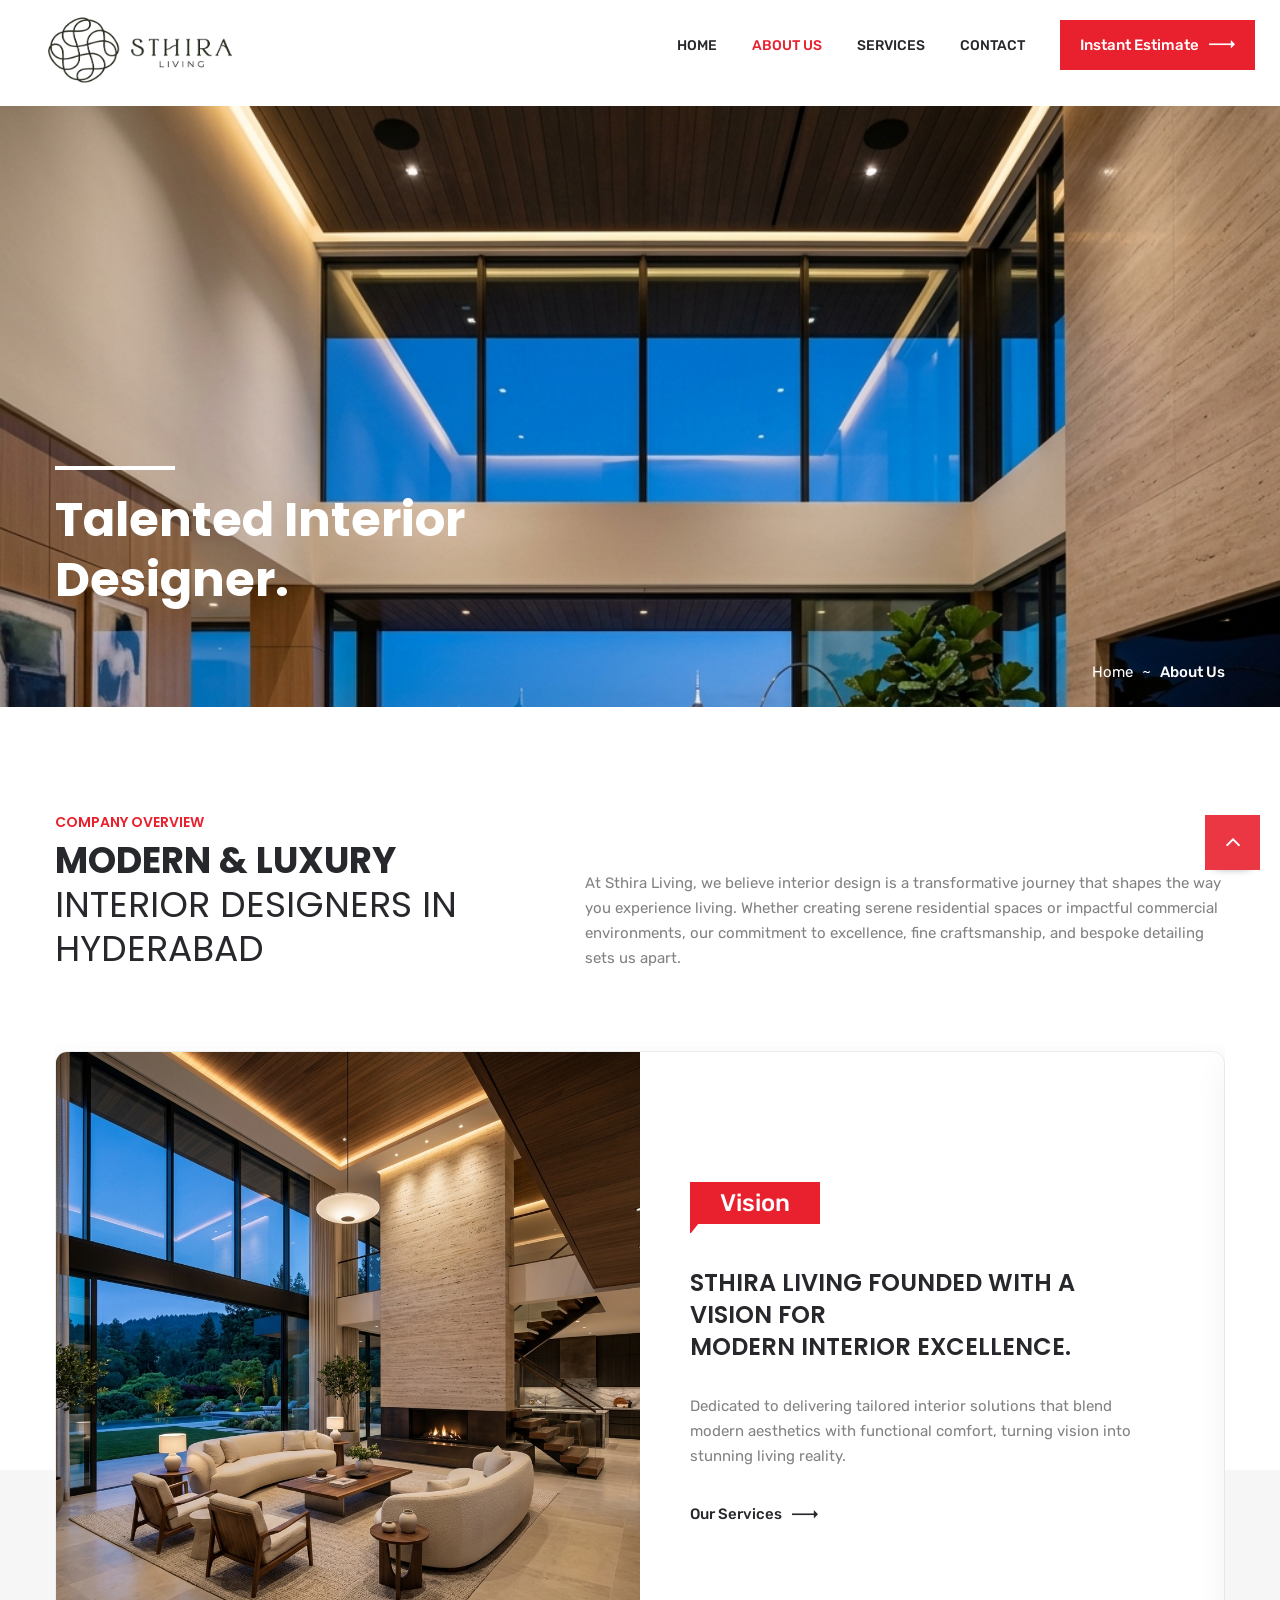
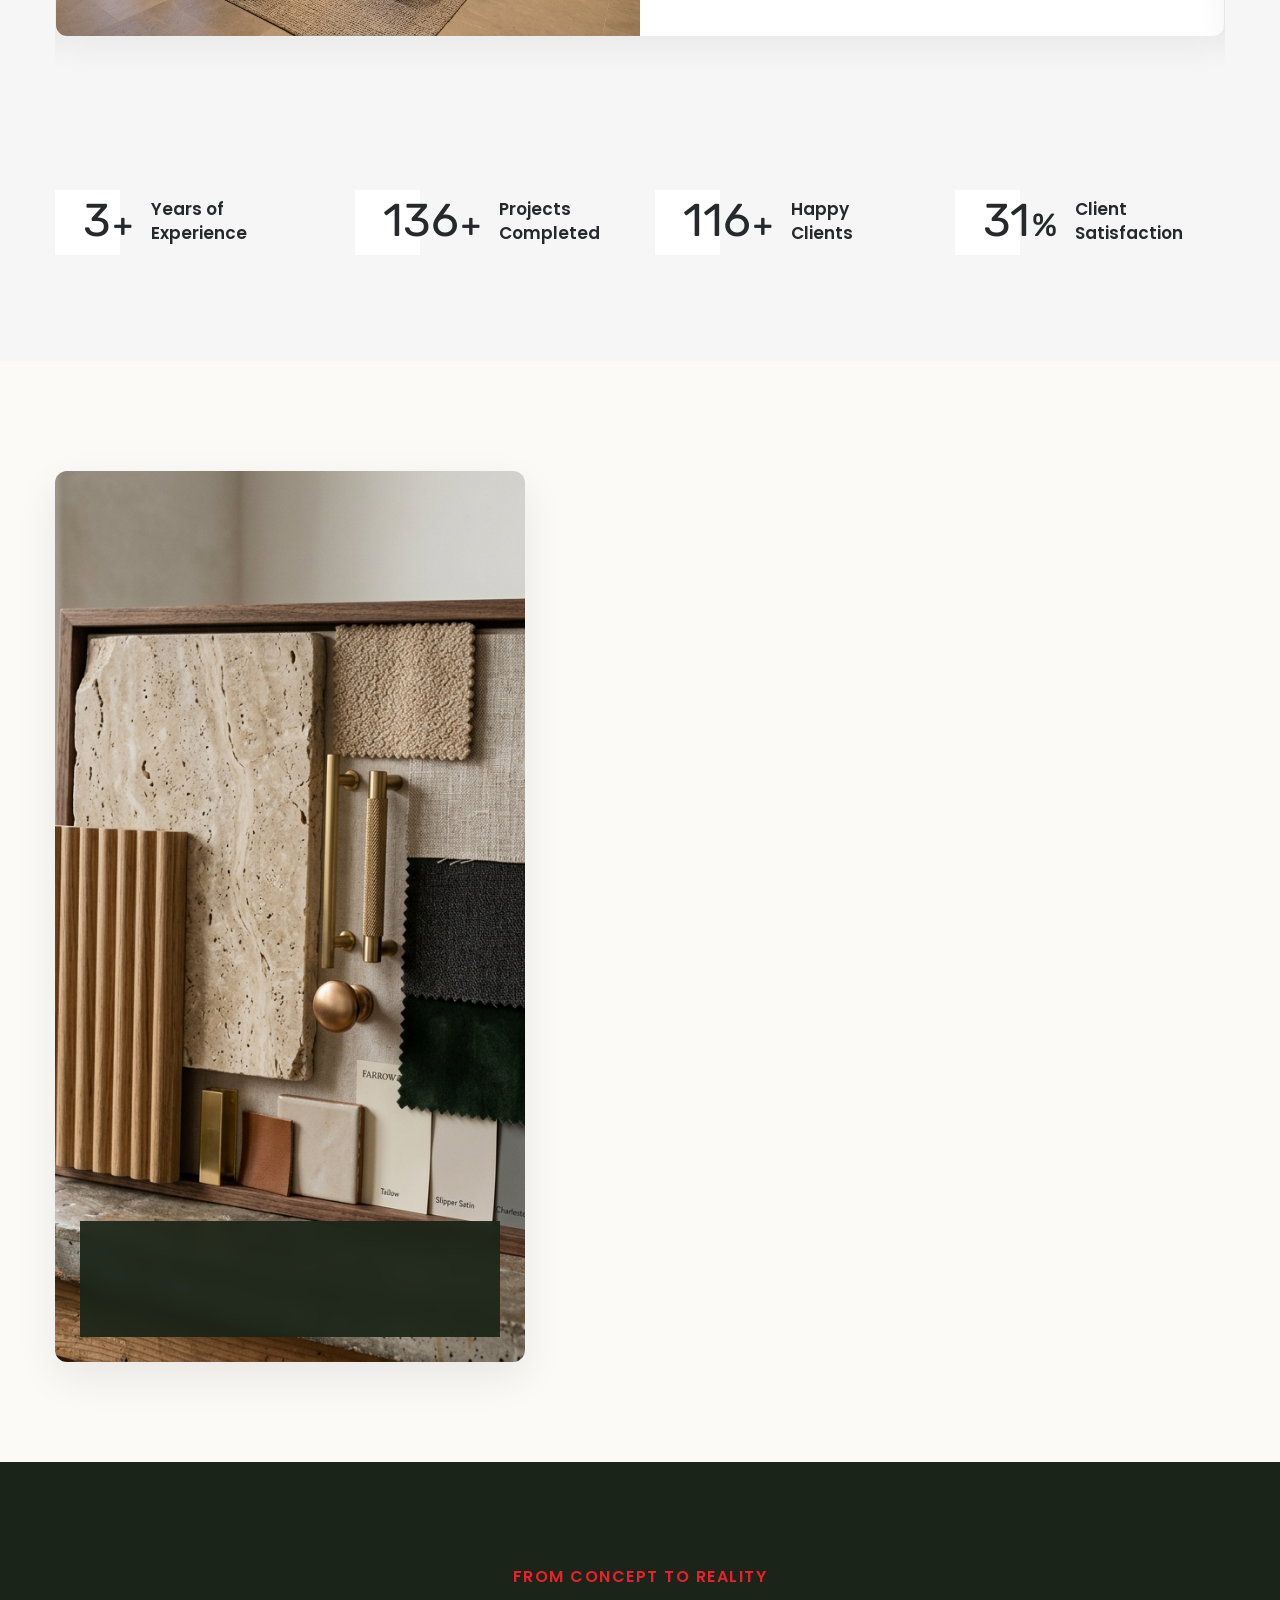
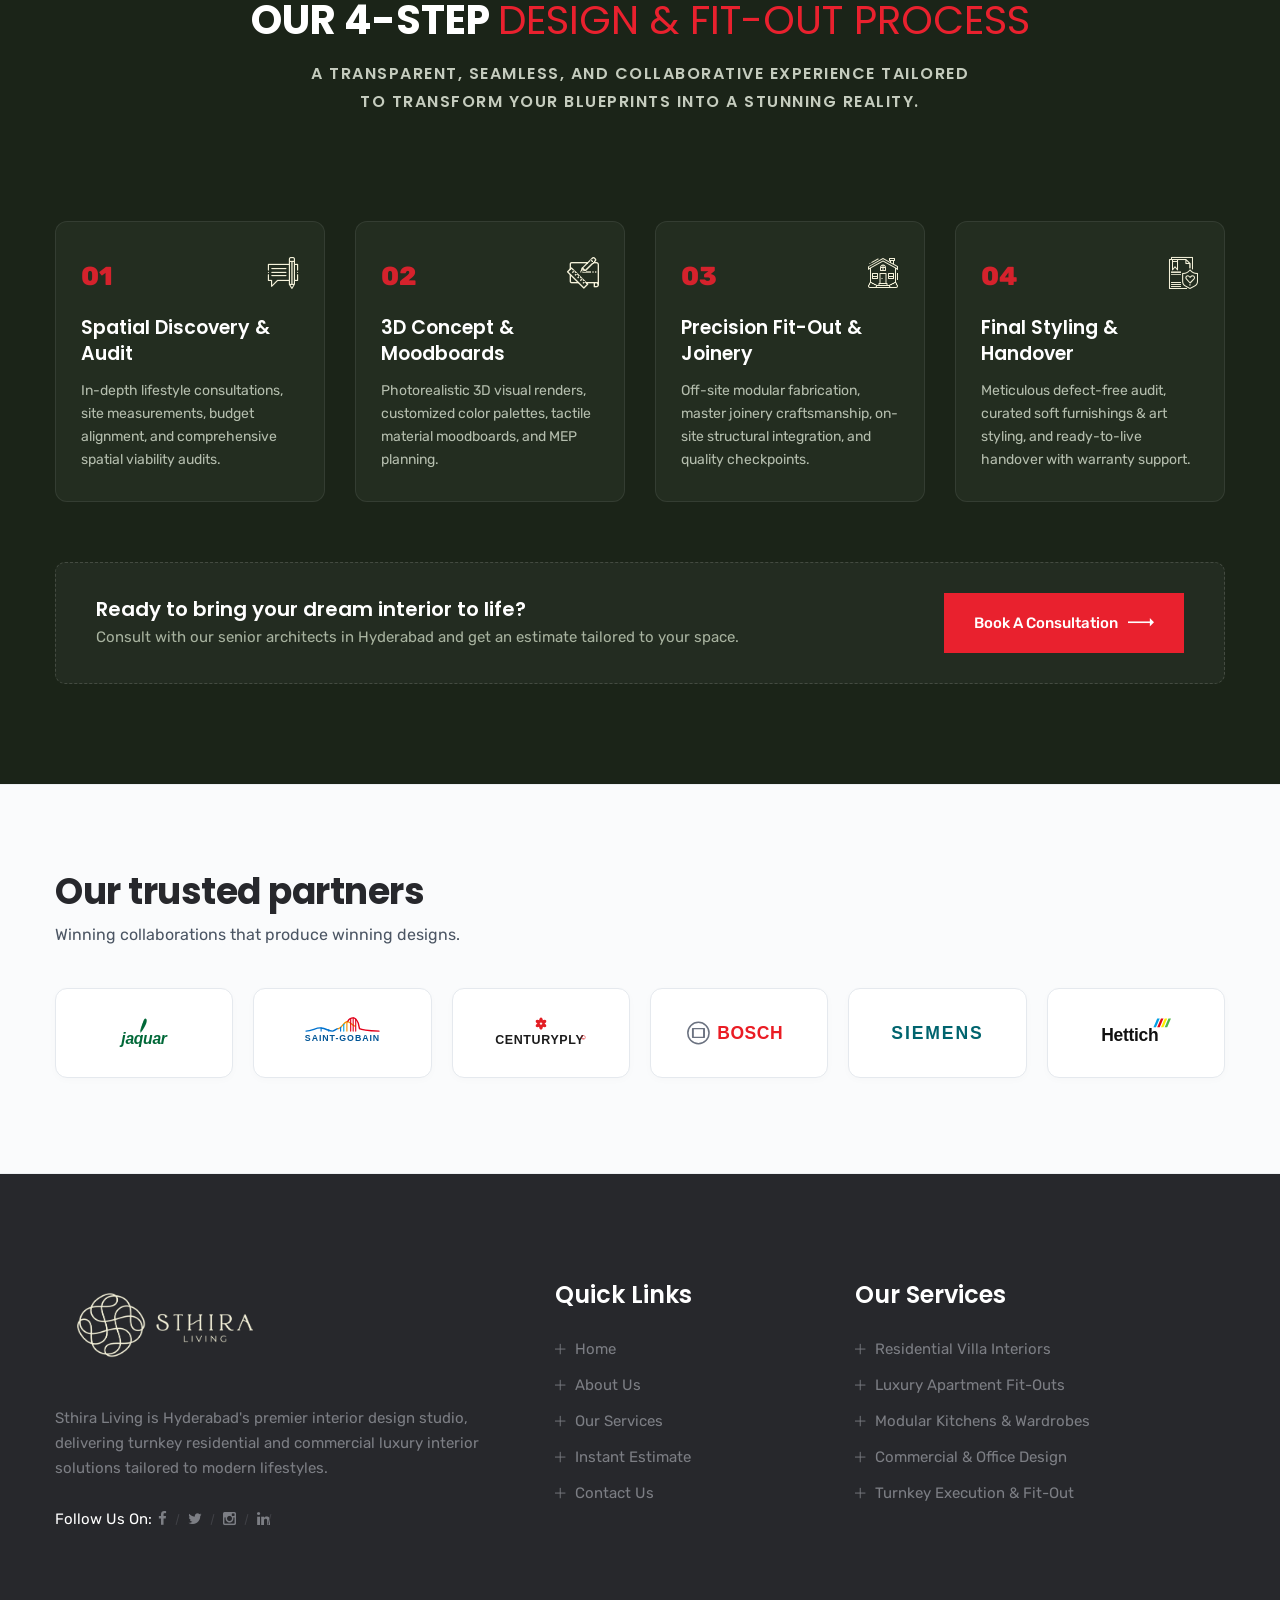
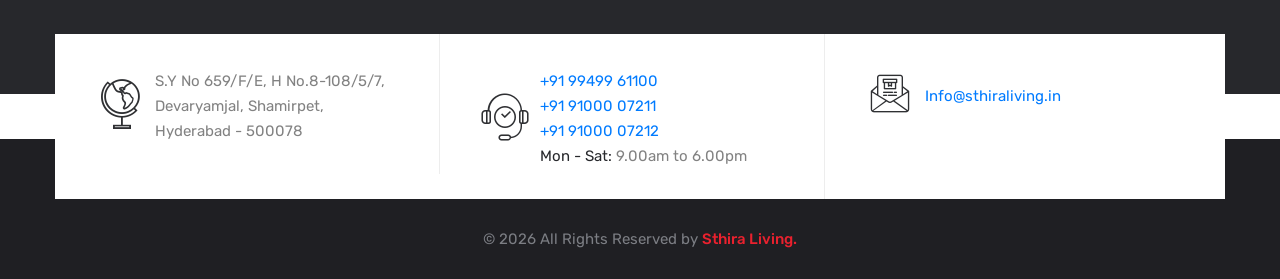
<file: about.html>
<!DOCTYPE html>
<html lang="en">

<head>
    <meta charset="UTF-8">
    <title>About Us || Sthira Living || Interior Designers Hyderabad</title>

    <!-- responsive meta -->
    <meta name="viewport" content="width=device-width, initial-scale=1">
    <!-- For IE -->
    <meta http-equiv="X-UA-Compatible" content="IE=edge">

    <!-- master stylesheet -->
    <link rel="stylesheet" href="css/style.css">
    <!-- Responsive stylesheet -->
    <link rel="stylesheet" href="css/responsive.css">
    <!-- Favicon -->
    <link rel="apple-touch-icon" sizes="180x180" href="images/favicon/apple-touch-icon.png">
    <link rel="icon" type="image/png" href="images/favicon/favicon-32x32.png" sizes="32x32">
    <link rel="icon" type="image/png" href="images/favicon/favicon-16x16.png" sizes="16x16">

    <!-- Fixing Internet Explorer-->
    <!--[if lt IE 9]>
        <script src="http://html5shiv.googlecode.com/svn/trunk/html5.js"></script>
        <script src="js/html5shiv.js"></script>
    <![endif]-->

</head>

<body>
    <div class="boxed_wrapper">

        <div class="preloader"></div>



        <!--Start Main Header-->
        <header class="main-header header-style2 stricky">
            <div class="inner-container clearfix">
                <div class="logo-box-style2 float-left">
                    <a href="index.html">
                        <img src="images/sthira_logo.png" alt="Sthira Living">
                    </a>
                </div>
                <div class="main-menu-box float-right">
                    <nav class="main-menu style2 clearfix">
                        <div class="navbar-header clearfix">
                            <button type="button" class="navbar-toggle" data-toggle="collapse" data-target=".navbar-collapse">
                            <span class="icon-bar"></span>
                            <span class="icon-bar"></span>
                            <span class="icon-bar"></span>
                        </button>
                        </div>
                        <div class="navbar-collapse collapse clearfix">
                            <ul class="navigation clearfix">
                                <li><a href="index.html">Home</a></li>
                                <li class="current"><a href="about.html">About Us</a></li>
                                <li><a href="services.html">Services</a></li>
                                <li><a href="contact.html">Contact</a></li>
                            </ul>
                        </div>
                    </nav>
                    <div class="mainmenu-right style2">
                        <div class="button">
                            <a class="btn-one" href="calculator.html">Instant Estimate<span class="flaticon-next"></span></a>
                        </div>
                    </div>
                </div>
            </div>
        </header>
        <!--End Main Header-->

        <!--Start breadcrumb area-->
        <section class="breadcrumb-area" style="background-image: url(images/resources/breadcrumb-bg.jpg);">
            <div class="container">
                <div class="row">
                    <div class="col-xl-12">
                        <div class="inner-content clearfix">
                            <div class="title">
                                <h1>Talented Interior<br> Designer.</h1>
                            </div>
                            <div class="breadcrumb-menu float-right">
                                <ul class="clearfix">
                                    <li><a href="index.html">Home</a></li>
                                    <li class="active">About Us</li>
                                </ul>
                            </div>
                        </div>
                    </div>
                </div>
            </div>
        </section>
        <!--End breadcrumb area-->

        <!--Start Company Overview Area-->
        <section class="company-overview-area">
            <div class="container">
                <div class="row">
                    <div class="col-xl-12">
                        <div class="intro-box clearfix">
                            <div class="sec-title">
                                <p>Company Overview</p>
                                <div class="title">Modern & Luxury<br> <span>Interior Designers in Hyderabad</span></div>
                            </div>
                            <div class="text">
                                <p>At Sthira Living, we believe interior design is a transformative journey that shapes the way you experience living. Whether creating serene residential spaces or impactful commercial environments, our commitment to excellence, fine craftsmanship, and bespoke detailing sets us apart.</p>
                            </div>
                        </div>
                    </div>
                </div>
                <div class="row">
                    <div class="col-xl-12">
                        <div class="history-content-box clearfix">
                            <div class="history-carousel owl-carousel owl-theme">
                                <!--Start Single History Content-->
                                <div class="single-history-content">
                                    <div class="img-box">
                                        <div class="inner">
                                            <img src="images/resources/history-1.jpg" alt="Sthira Living Vision & Luxury Living Architecture">
                                        </div>
                                    </div>
                                    <div class="text-box">
                                        <div class="inner">
                                            <div class="date">
                                                <h3>Vision</h3>
                                            </div>
                                            <div class="title">
                                                <h3>Sthira Living Founded with a Vision for<br> Modern Interior Excellence.</h3>
                                            </div>
                                            <div class="text">
                                                <p>Dedicated to delivering tailored interior solutions that blend modern aesthetics with functional comfort, turning vision into stunning living reality.</p>
                                                <a class="btn-two" href="services.html">Our Services<span class="flaticon-next"></span></a>
                                            </div>
                                        </div>
                                    </div>
                                </div>
                                <!--End Single History Content-->
                                <!--Start Single History Content-->
                                <div class="single-history-content">
                                    <div class="img-box">
                                        <div class="inner">
                                            <img src="images/resources/history-2.jpg" alt="Bespoke Concepts & Kitchen Dining Craftsmanship">
                                        </div>
                                    </div>
                                    <div class="text-box">
                                        <div class="inner">
                                            <div class="date">
                                                <h3>Design</h3>
                                            </div>
                                            <div class="title">
                                                <h3>Bespoke Concepts & Turnkey<br> Interior Craftsmanship.</h3>
                                            </div>
                                            <div class="text">
                                                <p>From 3D architectural visualization to precision execution and high-end finishes across residential villas, apartments, and commercial projects.</p>
                                                <a class="btn-two" href="contact.html">Get in Touch<span class="flaticon-next"></span></a>
                                            </div>
                                        </div>
                                    </div>
                                </div>
                                <!--End Single History Content-->
                                <!--Start Single History Content-->
                                <div class="single-history-content">
                                    <div class="img-box">
                                        <div class="inner">
                                            <img src="images/resources/history-3.jpg" alt="Master Suite Turnkey Fitout in Hyderabad">
                                        </div>
                                    </div>
                                    <div class="text-box">
                                        <div class="inner">
                                            <div class="date">
                                                <h3>Craft</h3>
                                            </div>
                                            <div class="title">
                                                <h3>Flawless Turnkey Execution &<br> Custom Master Fitouts.</h3>
                                            </div>
                                            <div class="text">
                                                <p>End-to-end fit-out perfection with on-site engineering supervision, premium acoustic panelling, bespoke cabinetry, and timely handover.</p>
                                                <a class="btn-two" href="services.html">Explore Portfolio<span class="flaticon-next"></span></a>
                                            </div>
                                        </div>
                                    </div>
                                </div>
                                <!--End Single History Content-->
                            </div>
                        </div>
                    </div>
                </div>
                <div class="row fact-counter">
                    <!--Start Single Fact Counter-->
                    <div class="col-xl-3 col-lg-6 col-md-6 col-sm-12">
                        <div class="single-fact-counter wow fadeInLeft" data-wow-delay="100ms" data-wow-duration="1500ms">
                            <div class="count-box">
                                <h1>
                                    <span class="timer" data-from="1" data-to="5" data-speed="2000" data-refresh-interval="50">5</span>
                                    <span class="count-suffix">+</span>
                                </h1>
                            </div>
                            <div class="title">
                                <h3>Years of<br> Experience</h3>
                            </div>
                        </div>
                    </div>
                    <!--End Single Fact Counter-->
                    <!--Start Single Fact Counter-->
                    <div class="col-xl-3 col-lg-6 col-md-6 col-sm-12">
                        <div class="single-fact-counter wow fadeInLeft" data-wow-delay="200ms" data-wow-duration="1500ms">
                            <div class="count-box">
                                <h1>
                                    <span class="timer" data-from="1" data-to="500" data-speed="3500" data-refresh-interval="50">500</span>
                                    <span class="count-suffix">+</span>
                                </h1>
                            </div>
                            <div class="title">
                                <h3>Projects<br> Completed</h3>
                            </div>
                        </div>
                    </div>
                    <!--End Single Fact Counter-->
                    <!--Start Single Fact Counter-->
                    <div class="col-xl-3 col-lg-6 col-md-6 col-sm-12">
                        <div class="single-fact-counter wow fadeInLeft" data-wow-delay="300ms" data-wow-duration="1500ms">
                            <div class="count-box">
                                <h1>
                                    <span class="timer" data-from="1" data-to="450" data-speed="3500" data-refresh-interval="50">450</span>
                                    <span class="count-suffix">+</span>
                                </h1>
                            </div>
                            <div class="title">
                                <h3>Happy<br> Clients</h3>
                            </div>
                        </div>
                    </div>
                    <!--End Single Fact Counter-->
                    <!--Start Single Fact Counter-->
                    <div class="col-xl-3 col-lg-6 col-md-6 col-sm-12">
                        <div class="single-fact-counter wow fadeInLeft" data-wow-delay="400ms" data-wow-duration="1500ms">
                            <div class="count-box">
                                <h1>
                                    <span class="timer" data-from="1" data-to="100" data-speed="3000" data-refresh-interval="50">100</span>
                                    <span class="count-suffix">%</span>
                                </h1>
                            </div>
                            <div class="title">
                                <h3>Client<br> Satisfaction</h3>
                            </div>
                        </div>
                    </div>
                    <!--End Single Fact Counter-->
                </div>

            </div>
        </section>
        <!--End Company Overview Area-->


        <!--Start Values & Philosophy Section-->
        <section class="sthira-values-section">
            <div class="container">
                <div class="row">
                    <div class="col-xl-5 col-lg-5 col-md-12">
                        <div class="values-image-card wow fadeInLeft" data-wow-delay="100ms" data-wow-duration="1500ms">
                            <img src="images/resources/about-philosophy.jpg" alt="Sthira Living Design Philosophy">
                            <div class="image-overlay-badge">
                                <h4>Architectural Precision & Luxury</h4>
                                <p>Every project is custom-sculpted to harmonize with your personal lifestyle and aesthetic aspirations.</p>
                            </div>
                        </div>
                    </div>
                    <div class="col-xl-7 col-lg-7 col-md-12">
                        <div class="sec-title">
                            <p>Our Core Principles</p>
                            <div class="title">The Sthira <span>Living Philosophy</span></div>
                            <p class="subtitle-text">We create living environments where timeless aesthetics, ergonomic functionality, and bespoke craftsmanship seamlessly converge.</p>
                        </div>
                        <div class="values-card-list">
                            <!--Start Single Value Card-->
                            <div class="single-value-card wow fadeInUp" data-wow-delay="200ms" data-wow-duration="1200ms">
                                <div class="value-icon">
                                    <span class="icon-furniture-and-household"></span>
                                </div>
                                <div class="value-content">
                                    <h3>Bespoke Craftsmanship & Joinery</h3>
                                    <p>Custom-crafted furniture, hand-selected Italian marble veneers, and precision architectural metalwork tailored to your space.</p>
                                </div>
                            </div>
                            <!--End Single Value Card-->
                            <!--Start Single Value Card-->
                            <div class="single-value-card wow fadeInUp" data-wow-delay="300ms" data-wow-duration="1200ms">
                                <div class="value-icon">
                                    <span class="icon-lamp"></span>
                                </div>
                                <div class="value-content">
                                    <h3>Spatial Harmony & Ambient Lighting</h3>
                                    <p>Optimizing natural daylight, intuitive circulation routes, and layered architectural illumination for warmth and serenity.</p>
                                </div>
                            </div>
                            <!--End Single Value Card-->
                            <!--Start Single Value Card-->
                            <div class="single-value-card wow fadeInUp" data-wow-delay="400ms" data-wow-duration="1200ms">
                                <div class="value-icon">
                                    <span class="icon-scheme"></span>
                                </div>
                                <div class="value-content">
                                    <h3>Sustainable & Mindful Materiality</h3>
                                    <p>Eco-conscious low-VOC coatings, responsibly harvested natural timbers, and sustainable architectural elements.</p>
                                </div>
                            </div>
                            <!--End Single Value Card-->
                            <!--Start Single Value Card-->
                            <div class="single-value-card wow fadeInUp" data-wow-delay="500ms" data-wow-duration="1200ms">
                                <div class="value-icon">
                                    <span class="icon-guarantee-certificate"></span>
                                </div>
                                <div class="value-content">
                                    <h3>Turnkey Precision & Delivery</h3>
                                    <p>Comprehensive end-to-end execution, disciplined delivery schedules, and dedicated on-site engineering supervision.</p>
                                </div>
                            </div>
                            <!--End Single Value Card-->
                        </div>
                    </div>
                </div>
            </div>
        </section>
        <!--End Values & Philosophy Section-->

        <!--Start 4-Step Process Section-->
        <section class="sthira-process-section">
            <div class="container">
                <div class="row">
                    <div class="col-xl-12">
                        <div class="sec-title text-center">
                            <p>From Concept to Reality</p>
                            <div class="title">Our 4-Step <span>Design & Fit-Out Process</span></div>
                            <p class="subtitle-text">A transparent, seamless, and collaborative experience tailored to transform your blueprints into a stunning reality.</p>
                        </div>
                    </div>
                </div>
                <div class="row">
                    <!--Step 1-->
                    <div class="col-xl-3 col-lg-6 col-md-6 col-sm-12">
                        <div class="single-process-step-card wow fadeInUp" data-wow-delay="100ms" data-wow-duration="1200ms">
                            <div class="step-header">
                                <span class="step-number">01</span>
                                <div class="step-icon">
                                    <span class="icon-concept"></span>
                                </div>
                            </div>
                            <h3>Spatial Discovery & Audit</h3>
                            <p>In-depth lifestyle consultations, site measurements, budget alignment, and comprehensive spatial viability audits.</p>
                        </div>
                    </div>
                    <!--Step 2-->
                    <div class="col-xl-3 col-lg-6 col-md-6 col-sm-12">
                        <div class="single-process-step-card wow fadeInUp" data-wow-delay="200ms" data-wow-duration="1200ms">
                            <div class="step-header">
                                <span class="step-number">02</span>
                                <div class="step-icon">
                                    <span class="icon-sketch"></span>
                                </div>
                            </div>
                            <h3>3D Concept & Moodboards</h3>
                            <p>Photorealistic 3D visual renders, customized color palettes, tactile material moodboards, and MEP planning.</p>
                        </div>
                    </div>
                    <!--Step 3-->
                    <div class="col-xl-3 col-lg-6 col-md-6 col-sm-12">
                        <div class="single-process-step-card wow fadeInUp" data-wow-delay="300ms" data-wow-duration="1200ms">
                            <div class="step-header">
                                <span class="step-number">03</span>
                                <div class="step-icon">
                                    <span class="icon-architecture-and-city"></span>
                                </div>
                            </div>
                            <h3>Precision Fit-Out & Joinery</h3>
                            <p>Off-site modular fabrication, master joinery craftsmanship, on-site structural integration, and quality checkpoints.</p>
                        </div>
                    </div>
                    <!--Step 4-->
                    <div class="col-xl-3 col-lg-6 col-md-6 col-sm-12">
                        <div class="single-process-step-card wow fadeInUp" data-wow-delay="400ms" data-wow-duration="1200ms">
                            <div class="step-header">
                                <span class="step-number">04</span>
                                <div class="step-icon">
                                    <span class="icon-guarantee-certificate"></span>
                                </div>
                            </div>
                            <h3>Final Styling & Handover</h3>
                            <p>Meticulous defect-free audit, curated soft furnishings & art styling, and ready-to-live handover with warranty support.</p>
                        </div>
                    </div>
                </div>
                <div class="row">
                    <div class="col-xl-12">
                        <div class="process-cta-bottom wow fadeInUp" data-wow-delay="500ms" data-wow-duration="1200ms">
                            <div class="cta-text">
                                <h4>Ready to bring your dream interior to life?</h4>
                                <p>Consult with our senior architects in Hyderabad and get an estimate tailored to your space.</p>
                            </div>
                            <div class="cta-button">
                                <a class="btn-one" href="contact.html">Book a Consultation<span class="flaticon-next"></span></a>
                            </div>
                        </div>
                    </div>
                </div>
            </div>
        </section>
        <!--End 4-Step Process Section-->

        <!--Start Trusted Partners Area-->
        <section class="trusted-partners-area">
            <div class="container">
                <div class="row">
                    <div class="col-xl-12">
                        <div class="partners-header">
                            <h2 class="partners-title">Our trusted partners</h2>
                            <p class="partners-subtitle">Winning collaborations that produce winning designs.</p>
                        </div>
                    </div>
                </div>
                <div class="row">
                    <div class="col-xl-12">
                        <div class="partners-grid">
                            <div class="partner-card">
                                <div class="partner-logo">
                                    <img src="images/brand/jaquar.svg" alt="Jaquar">
                                </div>
                            </div>
                            <div class="partner-card">
                                <div class="partner-logo">
                                    <img src="images/brand/saint-gobain.svg" alt="Saint-Gobain">
                                </div>
                            </div>
                            <div class="partner-card">
                                <div class="partner-logo">
                                    <img src="images/brand/centuryply.svg" alt="CenturyPly">
                                </div>
                            </div>
                            <div class="partner-card">
                                <div class="partner-logo">
                                    <img src="images/brand/bosch.svg" alt="Bosch">
                                </div>
                            </div>
                            <div class="partner-card">
                                <div class="partner-logo">
                                    <img src="images/brand/siemens.svg" alt="Siemens">
                                </div>
                            </div>
                            <div class="partner-card">
                                <div class="partner-logo">
                                    <img src="images/brand/hettich.svg" alt="Hettich">
                                </div>
                            </div>
                        </div>
                    </div>
                </div>
            </div>
        </section>
        <!--End Trusted Partners Area-->

        <!--Start footer area Style4-->
        <footer class="footer-area style4">
            <div class="container">
                <div class="row">
                    <!--Start single footer widget-->
                    <div class="col-xl-5 col-lg-5 col-md-12 col-sm-12">
                        <div class="single-footer-widget marbtm50-s4">
                            <div class="our-info-box">
                                <div class="footer-logo">
                                    <a href="index.html">
                                        <img src="images/footer/sthira_logo_light.png" alt="Sthira Living">
                                    </a>
                                </div>
                                <div class="text">
                                    <p>Sthira Living is Hyderabad's premier interior design studio, delivering turnkey residential and commercial luxury interior solutions tailored to modern lifestyles.</p>
                                </div>
                                <div class="follow-us-social-links clearfix">
                                    <span>Follow Us On:</span>
                                    <ul>
                                        <li><a href="https://www.facebook.com/profile.php?id=61593850076804" target="_blank" rel="noopener noreferrer"><i class="fa fa-facebook"></i></a></li>
                                        <li><a href="#"><i class="fa fa-twitter"></i></a></li>
                                        <li><a href="https://www.instagram.com/sthira.living.co.in/" target="_blank" rel="noopener noreferrer"><i class="fa fa-instagram"></i></a></li>
                                        <li><a href="#"><i class="fa fa-linkedin"></i></a></li>
                                    </ul>
                                </div>
                            </div>
                        </div>
                    </div>
                    <!--End single footer widget-->
                    <!--Start single footer widget-->
                    <div class="col-xl-3 col-lg-3 col-md-6 col-sm-12">
                        <div class="single-footer-widget s4">
                            <div class="title-style2">
                                <h3>Quick Links</h3>
                            </div>
                            <div class="usefull-links">
                                <ul>
                                    <li><a href="index.html">Home</a></li>
                                    <li><a href="about.html">About Us</a></li>
                                    <li><a href="services.html">Our Services</a></li>
                                    <li><a href="calculator.html">Instant Estimate</a></li>
                                    <li><a href="contact.html">Contact Us</a></li>
                                </ul>
                            </div>
                        </div>
                    </div>
                    <!--End single footer widget-->
                    <!--Start single footer widget-->
                    <div class="col-xl-4 col-lg-4 col-md-6 col-sm-12">
                        <div class="single-footer-widget s4">
                            <div class="title-style2">
                                <h3>Our Services</h3>
                            </div>
                            <div class="usefull-links">
                                <ul>
                                    <li><a href="services.html">Residential Villa Interiors</a></li>
                                    <li><a href="services.html">Luxury Apartment Fit-Outs</a></li>
                                    <li><a href="services.html">Modular Kitchens & Wardrobes</a></li>
                                    <li><a href="services.html">Commercial & Office Design</a></li>
                                    <li><a href="services.html">Turnkey Execution & Fit-Out</a></li>
                                </ul>
                            </div>
                        </div>
                    </div>
                    <!--End single footer widget-->
                </div>
            </div>
        </footer>
        <!--End footer area style4-->

        <!--Start Footer Contact Info Area-->
        <section class="footer-contact-info-area">
            <div class="container">
                <div class="row">
                    <div class="col-xl-12">
                        <ul class="footer-contact-info clearfix">
                            <li>
                                <div class="single-footer-contact-info">
                                    <div class="inner">
                                        <div class="icon">
                                            <span class="icon-global"></span>
                                        </div>
                                        <div class="text">
                                            <p>S.Y No 659/F/E, H No.8-108/5/7,<br> Devaryamjal, Shamirpet, Hyderabad - 500078</p>
                                        </div>
                                    </div>
                                </div>
                            </li>
                            <li>
                                <div class="single-footer-contact-info">
                                    <div class="inner">
                                        <div class="icon">
                                            <span class="icon-support1"></span>
                                        </div>
                                        <div class="text">
                                            <p><a href="tel:+919949961100">+91 99499 61100</a><br><a href="tel:+919100007211">+91 91000 07211</a><br><a href="tel:+919100007212">+91 91000 07212</a><br> <span>Mon - Sat:</span> 9.00am to 6.00pm</p>
                                        </div>
                                    </div>
                                </div>
                            </li>
                            <li>
                                <div class="single-footer-contact-info">
                                    <div class="inner">
                                        <div class="icon">
                                            <span class="icon-shipping-and-delivery"></span>
                                        </div>
                                        <div class="text">
                                            <p><a href="mailto:Info@sthiraliving.in">Info@sthiraliving.in</a></p>
                                        </div>
                                    </div>
                                </div>
                            </li>

                        </ul>
                    </div>
                </div>
            </div>
        </section>
        <!--End Footer Contact Info Area-->

        <!--Start footer bottom area-->
        <section class="footer-bottom-area style3">
            <div class="container">
                <div class="row">
                    <div class="col-xl-12 col-lg-12 col-md-12 col-sm-12">
                        <div class="copyright-text text-center">
                            <p>© 2026 All Rights Reserved by <a href="index.html">Sthira Living.</a></p>
                        </div>
                    </div>
                </div>
            </div>
        </section>
        <!--End footer bottom area-->

    </div>


    <div class="scroll-to-top scroll-to-target" data-target="html"><span class="fa fa-angle-up"></span></div>



    <script src="js/jquery.js"></script>
    <script src="js/appear.js"></script>
    <script src="js/bootstrap.bundle.min.js"></script>
    <script src="js/bootstrap-select.min.js"></script>
    <script src="js/isotope.js"></script>
    <script src="js/jquery.bootstrap-touchspin.js"></script>
    <script src="js/jquery.countTo.js"></script>
    <script src="js/jquery.easing.min.js"></script>
    <script src="js/jquery.enllax.min.js"></script>
    <script src="js/jquery.fancybox.js"></script>
    <script src="js/jquery.mixitup.min.js"></script>
    <script src="js/jquery.paroller.min.js"></script>
    <script src="js/owl.js"></script>
    <script src="js/validation.js"></script>
    <script src="js/wow.js"></script>

    <script src="js/map-helper.js"></script>

    <script src="assets/language-switcher/jquery.polyglot.language.switcher.js"></script>
    <script src="assets/timepicker/timePicker.js"></script>
    <script src="assets/html5lightbox/html5lightbox.js"></script>

    <!-- thm custom script -->
    <script src="js/custom.js"></script>



</body>

</html>
</file>
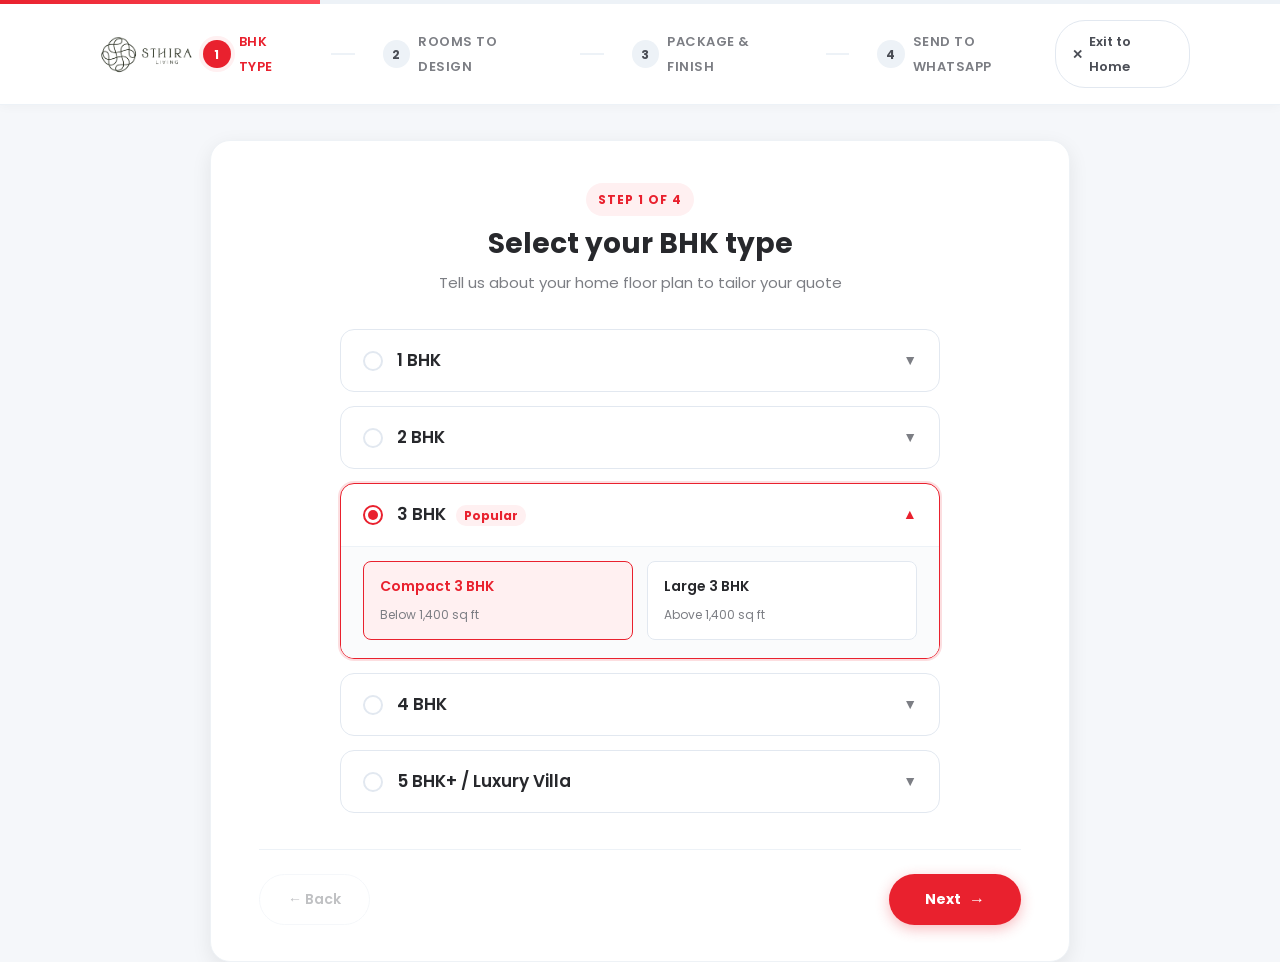
<file: calculator.html>
<!DOCTYPE html>
<html lang="en">

<head>
    <meta charset="UTF-8">
    <title>Get Instant Interior Estimate || Sthira Living Hyderabad</title>
    <meta name="description" content="Calculate the exact interior design cost for your 1 BHK, 2 BHK, 3 BHK, 4 BHK or Villa in Hyderabad with Sthira Living's instant interior cost calculator.">
    <meta name="viewport" content="width=device-width, initial-scale=1">
    <meta http-equiv="X-UA-Compatible" content="IE=edge">

    <!-- Google Fonts -->
    <link href="https://fonts.googleapis.com/css2?family=Poppins:wght@300;400;500;600;700;800&family=Rubik:wght@400;500;600;700&display=swap" rel="stylesheet">

    <!-- Base and Calculator Stylesheets -->
    <link rel="stylesheet" href="css/style.css">
    <link rel="stylesheet" href="css/responsive.css">
    <link rel="stylesheet" href="css/calculator.css">

    <!-- Favicon -->
    <link rel="apple-touch-icon" sizes="180x180" href="images/favicon/apple-touch-icon.png">
    <link rel="icon" type="image/png" href="images/favicon/favicon-32x32.png" sizes="32x32">
    <link rel="icon" type="image/png" href="images/favicon/favicon-16x16.png" sizes="16x16">
</head>

<body class="calc-page-body">

    <!-- Top Sticky Header with Stepper -->
    <header class="calc-top-header">
        <div class="calc-top-progress-bar">
            <div class="calc-top-progress-fill" id="topProgressFill"></div>
        </div>
        <div class="calc-header-inner">
            <div class="calc-logo">
                <a href="index.html">
                    <img src="images/sthira_logo.png" alt="Sthira Living">
                </a>
            </div>

            <!-- Stepper Progress Navigator -->
            <nav class="calc-stepper-nav">
                <div class="calc-step-item active" data-step="1">
                    <span class="step-circle">1</span>
                    <span class="step-label">BHK Type</span>
                </div>
                <div class="calc-step-divider"></div>
                <div class="calc-step-item" data-step="2">
                    <span class="step-circle">2</span>
                    <span class="step-label">Rooms to Design</span>
                </div>
                <div class="calc-step-divider"></div>
                <div class="calc-step-item" data-step="3">
                    <span class="step-circle">3</span>
                    <span class="step-label">Package & Finish</span>
                </div>
                <div class="calc-step-divider"></div>
                <div class="calc-step-item" data-step="4">
                    <span class="step-circle">4</span>
                    <span class="step-label">Send to WhatsApp</span>
                </div>
            </nav>

            <div class="calc-header-exit">
                <a href="index.html">
                    <span>✕</span> Exit to Home
                </a>
            </div>
        </div>
    </header>

    <!-- Main Content Container -->
    <main class="calc-main-wrapper">
        <div class="calc-card-container">

            <!-- Loading Spinner Overlay -->
            <div class="calc-loading-overlay" id="loadingOverlay">
                <div class="calc-spinner"></div>
                <div class="calc-loading-text">Preparing Your WhatsApp Requirement Summary...</div>
            </div>

            <!-- ================= STEP 1: BHK TYPE & SIZE ================= -->
            <div class="calc-step-view active" data-step="1">
                <div class="calc-step-header">
                    <span class="calc-step-tag">Step 1 of 4</span>
                    <h1 class="calc-step-title">Select your BHK type</h1>
                    <p class="calc-step-subtitle">Tell us about your home floor plan to tailor your quote</p>
                </div>

                <div class="bhk-options-list">
                    <!-- 1 BHK -->
                    <div class="bhk-item-box" data-bhk="1 BHK">
                        <div class="bhk-main-row">
                            <div class="bhk-radio-label">
                                <span class="custom-radio"></span>
                                <span>1 BHK</span>
                            </div>
                            <span class="bhk-arrow-icon">▼</span>
                        </div>
                        <div class="bhk-sub-sizes">
                            <div class="size-subgrid">
                                <div class="size-pill-option selected" data-size="small">
                                    <div class="size-pill-title">Standard Size</div>
                                    <div class="size-pill-desc">Below 650 sq ft</div>
                                </div>
                                <div class="size-pill-option" data-size="large">
                                    <div class="size-pill-title">Spacious 1 BHK</div>
                                    <div class="size-pill-desc">Above 650 sq ft</div>
                                </div>
                            </div>
                        </div>
                    </div>

                    <!-- 2 BHK -->
                    <div class="bhk-item-box" data-bhk="2 BHK">
                        <div class="bhk-main-row">
                            <div class="bhk-radio-label">
                                <span class="custom-radio"></span>
                                <span>2 BHK</span>
                            </div>
                            <span class="bhk-arrow-icon">▼</span>
                        </div>
                        <div class="bhk-sub-sizes">
                            <div class="size-subgrid">
                                <div class="size-pill-option selected" data-size="small">
                                    <div class="size-pill-title">Compact 2 BHK</div>
                                    <div class="size-pill-desc">Below 1,000 sq ft</div>
                                </div>
                                <div class="size-pill-option" data-size="large">
                                    <div class="size-pill-title">Spacious 2 BHK</div>
                                    <div class="size-pill-desc">Above 1,000 sq ft</div>
                                </div>
                            </div>
                        </div>
                    </div>

                    <!-- 3 BHK (Default Selected) -->
                    <div class="bhk-item-box selected" data-bhk="3 BHK">
                        <div class="bhk-main-row">
                            <div class="bhk-radio-label">
                                <span class="custom-radio"></span>
                                <span>3 BHK <span style="font-size:12px; font-weight:700; color:#e9212e; margin-left:6px; background:#fff0f1; padding:2px 8px; border-radius:10px;">Popular</span></span>
                            </div>
                            <span class="bhk-arrow-icon">▼</span>
                        </div>
                        <div class="bhk-sub-sizes">
                            <div class="size-subgrid">
                                <div class="size-pill-option selected" data-size="small">
                                    <div class="size-pill-title">Compact 3 BHK</div>
                                    <div class="size-pill-desc">Below 1,400 sq ft</div>
                                </div>
                                <div class="size-pill-option" data-size="large">
                                    <div class="size-pill-title">Large 3 BHK</div>
                                    <div class="size-pill-desc">Above 1,400 sq ft</div>
                                </div>
                            </div>
                        </div>
                    </div>

                    <!-- 4 BHK -->
                    <div class="bhk-item-box" data-bhk="4 BHK">
                        <div class="bhk-main-row">
                            <div class="bhk-radio-label">
                                <span class="custom-radio"></span>
                                <span>4 BHK</span>
                            </div>
                            <span class="bhk-arrow-icon">▼</span>
                        </div>
                        <div class="bhk-sub-sizes">
                            <div class="size-subgrid">
                                <div class="size-pill-option selected" data-size="small">
                                    <div class="size-pill-title">Standard 4 BHK</div>
                                    <div class="size-pill-desc">Below 2,200 sq ft</div>
                                </div>
                                <div class="size-pill-option" data-size="large">
                                    <div class="size-pill-title">Grand 4 BHK</div>
                                    <div class="size-pill-desc">Above 2,200 sq ft</div>
                                </div>
                            </div>
                        </div>
                    </div>

                    <!-- 5 BHK+ / Villa -->
                    <div class="bhk-item-box" data-bhk="5 BHK+">
                        <div class="bhk-main-row">
                            <div class="bhk-radio-label">
                                <span class="custom-radio"></span>
                                <span>5 BHK+ / Luxury Villa</span>
                            </div>
                            <span class="bhk-arrow-icon">▼</span>
                        </div>
                        <div class="bhk-sub-sizes">
                            <div class="size-subgrid">
                                <div class="size-pill-option selected" data-size="small">
                                    <div class="size-pill-title">Luxury Duplex</div>
                                    <div class="size-pill-desc">2,500 - 3,500 sq ft</div>
                                </div>
                                <div class="size-pill-option" data-size="large">
                                    <div class="size-pill-title">Bespoke Villa / Triplex</div>
                                    <div class="size-pill-desc">3,500+ sq ft</div>
                                </div>
                            </div>
                        </div>
                    </div>
                </div>
            </div>

            <!-- ================= STEP 2: ROOMS TO DESIGN ================= -->
            <div class="calc-step-view" data-step="2">
                <div class="calc-step-header">
                    <span class="calc-step-tag">Step 2 of 4</span>
                    <h2 class="calc-step-title">Select the rooms you'd like us to design</h2>
                    <p class="calc-step-subtitle">Adjust room quantities to match your exact floor plan</p>
                </div>

                <div class="rooms-grid-container">
                    <!-- Living Room -->
                    <div class="room-counter-card">
                        <div class="room-info-left">
                            <div class="room-icon-badge">🛋️</div>
                            <div>
                                <div class="room-name-label">Living Room</div>
                                <div class="room-detail-note">TV unit, accent panelling, console</div>
                            </div>
                        </div>
                        <div class="counter-actions-box">
                            <button type="button" class="counter-btn" data-room="living" data-action="dec">−</button>
                            <span class="counter-value" data-room="living">1</span>
                            <button type="button" class="counter-btn" data-room="living" data-action="inc">+</button>
                        </div>
                    </div>

                    <!-- Modular Kitchen -->
                    <div class="room-counter-card">
                        <div class="room-info-left">
                            <div class="room-icon-badge">🍳</div>
                            <div>
                                <div class="room-name-label">Modular Kitchen</div>
                                <div class="room-detail-note">Base & wall cabinets, quartz counter, chimney duct</div>
                            </div>
                        </div>
                        <div class="counter-actions-box">
                            <button type="button" class="counter-btn" data-room="kitchen" data-action="dec">−</button>
                            <span class="counter-value" data-room="kitchen">1</span>
                            <button type="button" class="counter-btn" data-room="kitchen" data-action="inc">+</button>
                        </div>
                    </div>

                    <!-- Bedrooms -->
                    <div class="room-counter-card">
                        <div class="room-info-left">
                            <div class="room-icon-badge">🛏️</div>
                            <div>
                                <div class="room-name-label">Bedrooms</div>
                                <div class="room-detail-note">Wardrobes, bed headboards, side tables</div>
                            </div>
                        </div>
                        <div class="counter-actions-box">
                            <button type="button" class="counter-btn" data-room="bedroom" data-action="dec">−</button>
                            <span class="counter-value" data-room="bedroom">3</span>
                            <button type="button" class="counter-btn" data-room="bedroom" data-action="inc">+</button>
                        </div>
                    </div>

                    <!-- Bathrooms -->
                    <div class="room-counter-card">
                        <div class="room-info-left">
                            <div class="room-icon-badge">🚿</div>
                            <div>
                                <div class="room-name-label">Bathrooms & Vanity</div>
                                <div class="room-detail-note">Waterproof vanity units, mirrors & cabinets</div>
                            </div>
                        </div>
                        <div class="counter-actions-box">
                            <button type="button" class="counter-btn" data-room="bathroom" data-action="dec">−</button>
                            <span class="counter-value" data-room="bathroom">3</span>
                            <button type="button" class="counter-btn" data-room="bathroom" data-action="inc">+</button>
                        </div>
                    </div>

                    <!-- Dining -->
                    <div class="room-counter-card">
                        <div class="room-info-left">
                            <div class="room-icon-badge">🍽️</div>
                            <div>
                                <div class="room-name-label">Dining Area</div>
                                <div class="room-detail-note">Crockery cabinet & bar console</div>
                            </div>
                        </div>
                        <div class="counter-actions-box">
                            <button type="button" class="counter-btn" data-room="dining" data-action="dec">−</button>
                            <span class="counter-value" data-room="dining">1</span>
                            <button type="button" class="counter-btn" data-room="dining" data-action="inc">+</button>
                        </div>
                    </div>

                    <!-- Balcony -->
                    <div class="room-counter-card">
                        <div class="room-info-left">
                            <div class="room-icon-badge">🌿</div>
                            <div>
                                <div class="room-name-label">Balcony & Sit-out</div>
                                <div class="room-detail-note">WPC deck tiles, green wall & lounge lighting</div>
                            </div>
                        </div>
                        <div class="counter-actions-box">
                            <button type="button" class="counter-btn" data-room="balcony" data-action="dec">−</button>
                            <span class="counter-value" data-room="balcony">1</span>
                            <button type="button" class="counter-btn" data-room="balcony" data-action="inc">+</button>
                        </div>
                    </div>

                    <!-- Pooja Room -->
                    <div class="room-counter-card">
                        <div class="room-info-left">
                            <div class="room-icon-badge">🪔</div>
                            <div>
                                <div class="room-name-label">Pooja Mandir Unit</div>
                                <div class="room-detail-note">Backlit Corian / CNC jaali & storage drawers</div>
                            </div>
                        </div>
                        <div class="counter-actions-box">
                            <button type="button" class="counter-btn" data-room="pooja" data-action="dec">−</button>
                            <span class="counter-value" data-room="pooja">0</span>
                            <button type="button" class="counter-btn" data-room="pooja" data-action="inc">+</button>
                        </div>
                    </div>
                </div>
            </div>

            <!-- ================= STEP 3: PACKAGE SELECTION ================= -->
            <div class="calc-step-view" data-step="3">
                <div class="calc-step-header">
                    <span class="calc-step-tag">Step 3 of 4</span>
                    <h2 class="calc-step-title">Pick your interior package</h2>
                    <p class="calc-step-subtitle">Choose the material quality and craftsmanship level for your home</p>
                </div>

                <div class="packages-grid">
                    <!-- Essentials -->
                    <div class="package-card" data-package="essentials">
                        <img src="images/services/v2-1.jpg" alt="Essentials Package" class="package-card-img">
                        <div class="package-card-body">
                            <div class="package-title-row">
                                <h3 class="package-name">Essentials</h3>
                                <span class="package-price-tier">₹₹</span>
                            </div>
                            <p class="package-short-desc">Essential high-quality modular solutions for rental or budget-conscious living.</p>
                            <ul class="package-features-list">
                                <li><i>✓</i> Commercial BWR Grade Plywood</li>
                                <li><i>✓</i> 1mm Anti-fingerprint Matte Laminates</li>
                                <li><i>✓</i> Hettich Soft-Close Hardware</li>
                                <li><i>✓</i> Modular Kitchen with Wire Baskets</li>
                                <li><i>✓</i> Standard False Ceiling & LED COBs</li>
                                <li><i>✓</i> 10-Year Woodwork Warranty</li>
                            </ul>
                            <div class="package-select-indicator">
                                <span class="custom-radio"></span> Select Essentials
                            </div>
                        </div>
                    </div>

                    <!-- Premium (Default Selected) -->
                    <div class="package-card selected" data-package="premium">
                        <span class="package-badge-popular">Most Popular</span>
                        <img src="images/resources/about-style2-image.jpg" alt="Premium Package" class="package-card-img">
                        <div class="package-card-body">
                            <div class="package-title-row">
                                <h3 class="package-name">Premium</h3>
                                <span class="package-price-tier">₹₹₹</span>
                            </div>
                            <p class="package-short-desc">Superior contemporary interiors crafted for luxury comfort and elevated aesthetics.</p>
                            <ul class="package-features-list">
                                <li><i>✓</i> HDHMR & Marine Grade Calibrated Ply</li>
                                <li><i>✓</i> High-Gloss Acrylic & PU Polish Finishes</li>
                                <li><i>✓</i> Fluted Louvers & Profile Ambient Lighting</li>
                                <li><i>✓</i> Tinted Glass Sliding Wardrobes</li>
                                <li><i>✓</i> Quartz Countertops & Tandem Drawers</li>
                                <li><i>✓</i> Saint-Gobain Gyproc Designer Ceilings</li>
                                <li><i>✓</i> 10-Year Comprehensive Warranty</li>
                            </ul>
                            <div class="package-select-indicator">
                                <span class="custom-radio"></span> Selected Premium
                            </div>
                        </div>
                    </div>

                    <!-- Luxury -->
                    <div class="package-card" data-package="luxury">
                        <img src="images/services/3.jpg" alt="Luxury Package" class="package-card-img">
                        <div class="package-card-body">
                            <div class="package-title-row">
                                <h3 class="package-name">Luxury / Villa</h3>
                                <span class="package-price-tier">₹₹₹₹</span>
                            </div>
                            <p class="package-short-desc">Bespoke architectural luxury with natural veneers, Italian marble and automation.</p>
                            <ul class="package-features-list">
                                <li><i>✓</i> Natural Wood Veneers & Italian PU Polish</li>
                                <li><i>✓</i> Italian Marble & Onyx Feature TV Walls</li>
                                <li><i>✓</i> Walk-in Wardrobes with Sensor LEDs</li>
                                <li><i>✓</i> Smart Home Automation (Lights/Curtains)</li>
                                <li><i>✓</i> German Mechanism Kitchen (Bosch Ready)</li>
                                <li><i>✓</i> Bespoke Artisanal Loose Furniture</li>
                                <li><i>✓</i> Lifetime Design & Build Support</li>
                            </ul>
                            <div class="package-select-indicator">
                                <span class="custom-radio"></span> Select Luxury
                            </div>
                        </div>
                    </div>
                </div>
            </div>

            <!-- ================= STEP 4: YOUR DETAILS & DIRECT WHATSAPP ================= -->
            <div class="calc-step-view" data-step="4">
                <div class="calc-step-header">
                    <span class="calc-step-tag">Step 4 of 4</span>
                    <h2 class="calc-step-title">Almost Done!</h2>
                    <p class="calc-step-subtitle">Enter your contact details to send your customized floor plan directly to our architects on WhatsApp</p>
                </div>

                <div class="calc-lead-form-box">
                    <!-- Name Input -->
                    <div class="calc-form-group">
                        <label class="calc-form-label" for="leadName">Your Full Name *</label>
                        <input type="text" id="leadName" class="calc-input-field" placeholder="e.g. Srinivas Dasari" required>
                    </div>

                    <!-- Phone Input -->
                    <div class="calc-form-group">
                        <label class="calc-form-label" for="leadPhone">Phone Number * (WhatsApp Connected)</label>
                        <div class="calc-phone-group">
                            <span class="phone-prefix">🇮🇳 +91</span>
                            <input type="tel" id="leadPhone" class="calc-input-field" placeholder="Enter 10-digit number" maxlength="10" required>
                        </div>
                    </div>

                    <!-- City / Locality -->
                    <div class="calc-form-group">
                        <label class="calc-form-label" for="leadCity">Property Location / Area in Hyderabad</label>
                        <select id="leadCity" class="calc-input-field">
                            <option value="Hyderabad - Gachibowli">Hyderabad - Gachibowli</option>
                            <option value="Hyderabad - Jubilee Hills">Hyderabad - Jubilee Hills</option>
                            <option value="Hyderabad - Banjara Hills">Hyderabad - Banjara Hills</option>
                            <option value="Hyderabad - Madhapur / Hitec City">Hyderabad - Madhapur / Hitec City</option>
                            <option value="Hyderabad - Kondapur">Hyderabad - Kondapur</option>
                            <option value="Hyderabad - Financial District">Hyderabad - Financial District</option>
                            <option value="Hyderabad - Kokapet">Hyderabad - Kokapet</option>
                            <option value="Hyderabad - Shamirpet">Hyderabad - Shamirpet</option>
                            <option value="Hyderabad - Tellapur / Nallagandla">Hyderabad - Tellapur / Nallagandla</option>
                            <option value="Hyderabad - Kukatpally / Miyapur">Hyderabad - Kukatpally / Miyapur</option>
                            <option value="Hyderabad - Secunderabad">Hyderabad - Secunderabad</option>
                            <option value="Other City in Telangana / AP">Other City in Telangana / AP</option>
                        </select>
                    </div>

                    <!-- Possession Timeline -->
                    <div class="calc-form-group">
                        <label class="calc-form-label" for="leadPossession">When are you taking possession?</label>
                        <select id="leadPossession" class="calc-input-field">
                            <option value="Ready to Move / Already have possession">Ready to Move / Already have possession</option>
                            <option value="Within 1 - 3 Months">Within 1 - 3 Months</option>
                            <option value="In 3 - 6 Months">In 3 - 6 Months</option>
                            <option value="Under Construction (6+ Months)">Under Construction (6+ Months)</option>
                        </select>
                    </div>

                    <!-- WhatsApp Consent -->
                    <div class="calc-form-group">
                        <label class="calc-checkbox-label">
                            <input type="checkbox" id="leadWhatsapp" checked>
                            <span>I agree to send these project details to Sthira Living on WhatsApp for direct design assistance.</span>
                        </label>
                    </div>
                </div>
            </div>

            <!-- ================= STEP 5: WHATSAPP SUCCESS CONFIRMATION ================= -->
            <div class="calc-step-view" data-step="5">
                <div class="whatsapp-confirmation-card">

                    <!-- Success Icon -->
                    <div class="conf-success-icon-badge">
                        <span class="conf-check">✓</span>
                    </div>

                    <h2 class="conf-title">Requirements Sent to WhatsApp!</h2>
                    <p class="conf-subtitle">
                        Thank you, <strong id="confClientName" style="color:#1b1c20;">Client</strong>! Your custom interior design requirement has been formatted and forwarded directly to <strong>Sthira Living (+91 99499 61100)</strong> on WhatsApp.
                    </p>

                    <!-- Summary Card -->
                    <div class="conf-summary-box">
                        <div class="conf-summary-header">
                            <span>📋 Project Summary Sent</span>
                            <span class="conf-status-tag">Ready for Consultation</span>
                        </div>
                        <div class="conf-summary-grid">
                            <div class="conf-grid-item">
                                <span class="conf-item-label">Client Contact</span>
                                <span class="conf-item-val" id="confClientPhone">+91 9949961100</span>
                            </div>
                            <div class="conf-grid-item">
                                <span class="conf-item-label">Location & Status</span>
                                <span class="conf-item-val" id="confLocation">Hyderabad - Gachibowli</span>
                            </div>
                            <div class="conf-grid-item">
                                <span class="conf-item-label">Floor Plan</span>
                                <span class="conf-item-val" id="confFloorPlan">3 BHK (Spacious)</span>
                            </div>
                            <div class="conf-grid-item">
                                <span class="conf-item-label">Selected Package</span>
                                <span class="conf-item-val" id="confPackage" style="color:#e9212e; font-weight:700;">Premium (₹₹₹)</span>
                            </div>
                            <div class="conf-grid-item full-width">
                                <span class="conf-item-label">Rooms Included</span>
                                <span class="conf-item-val" id="confRoomsSummary">Living Room: 1 | Modular Kitchen: 1 | Bedrooms: 3 | Bathrooms: 3 | Dining: 1</span>
                            </div>
                        </div>
                    </div>

                    <!-- Direct Action Buttons -->
                    <div class="conf-actions-grid">
                        <a href="https://wa.me/919949961100" target="_blank" class="btn-conf-whatsapp" id="confWhatsappLink">
                            <span style="font-size:22px;">💬</span> Open WhatsApp Chat
                        </a>
                        <a href="tel:+919949961100" class="btn-conf-call">
                            <span style="font-size:18px;">📞</span> Call Architect (+91 99499 61100)
                        </a>
                    </div>

                    <!-- Restart / Modify Button -->
                    <div style="text-align:center; margin-top:20px;">
                        <button type="button" class="btn-text-action" id="restartBtn">
                            🔄 Submit Another Requirement / Start Over
                        </button>
                    </div>

                </div>
            </div>

            <!-- Bottom Navigation Bar for Steps 1 - 4 -->
            <div class="calc-nav-footer">
                <button type="button" class="btn-calc-back" id="btnBack" disabled>
                    ← Back
                </button>
                <button type="button" class="btn-calc-next" id="btnNext">
                    Next <span style="font-size:16px;">→</span>
                </button>
            </div>

        </div>
    </main>

    <!-- Quiz Engine Script -->
    <script src="js/calculator.js"></script>

</body>

</html>
</file>
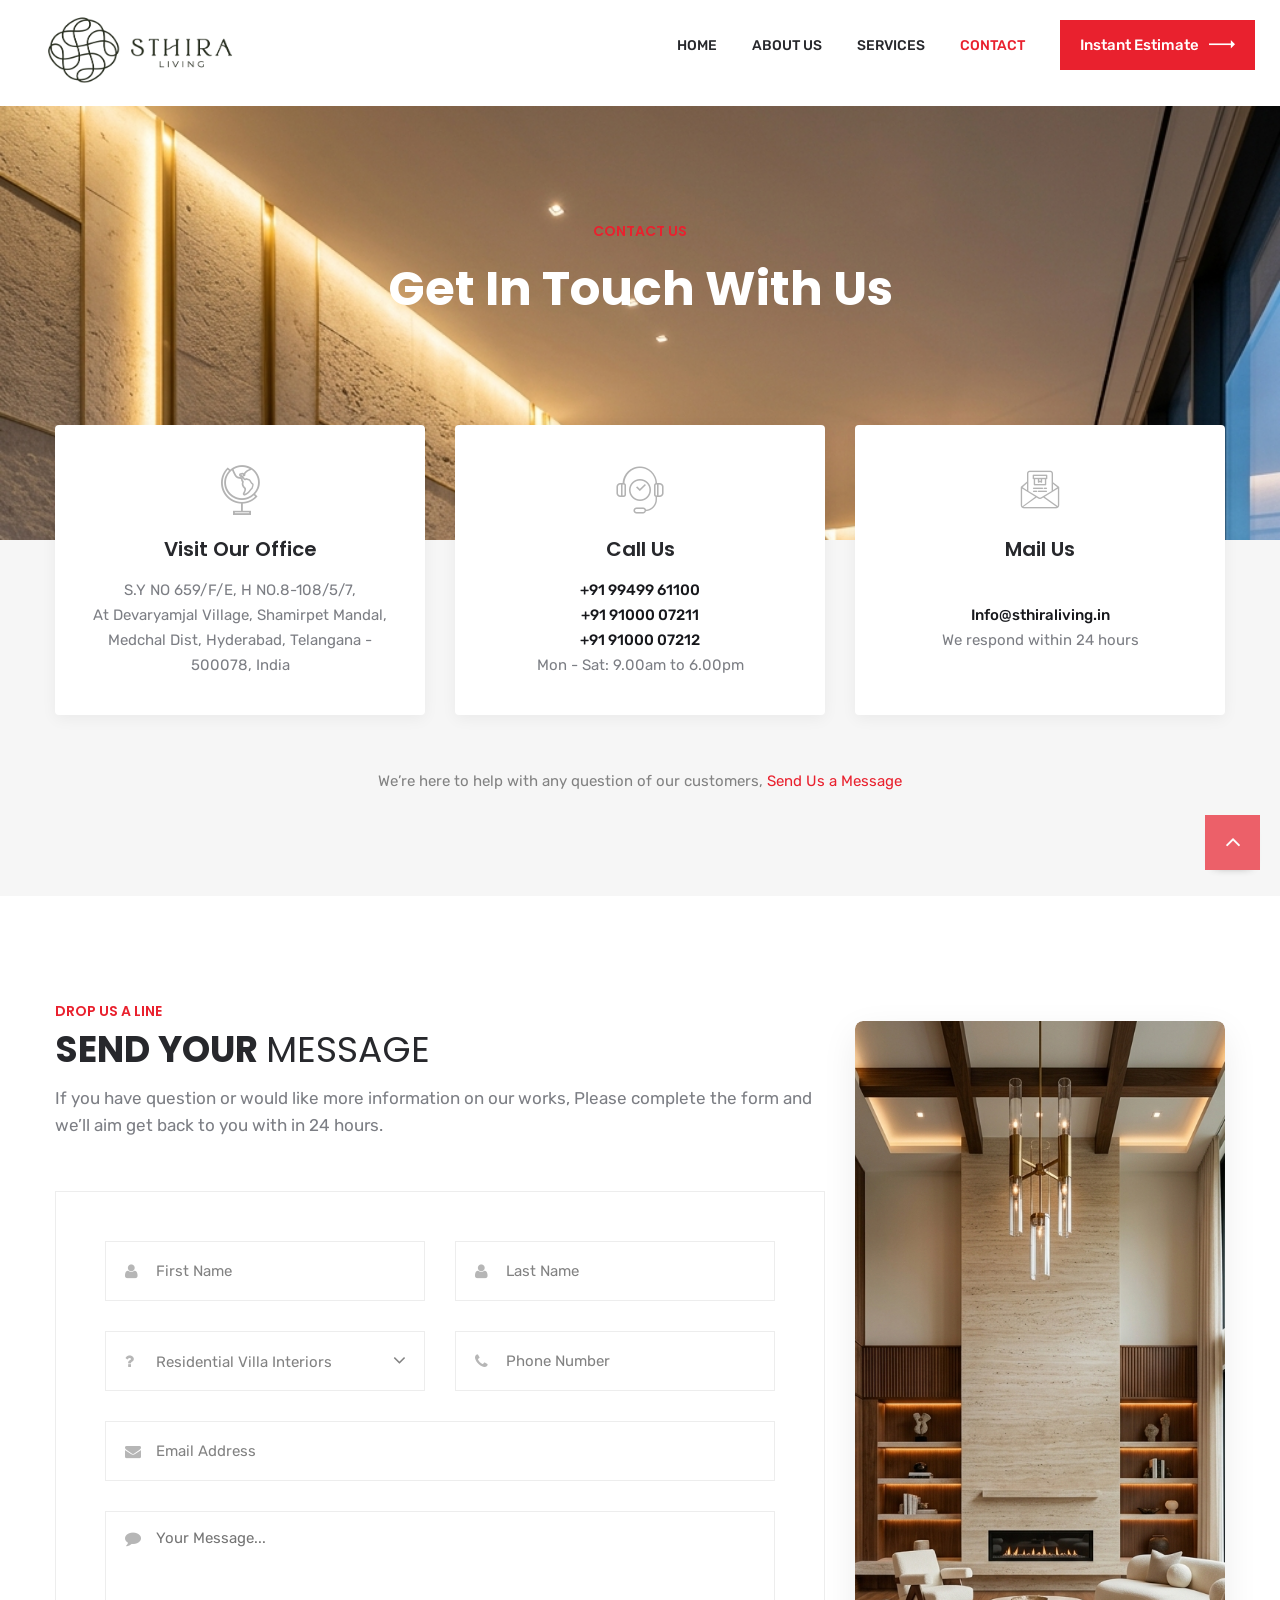
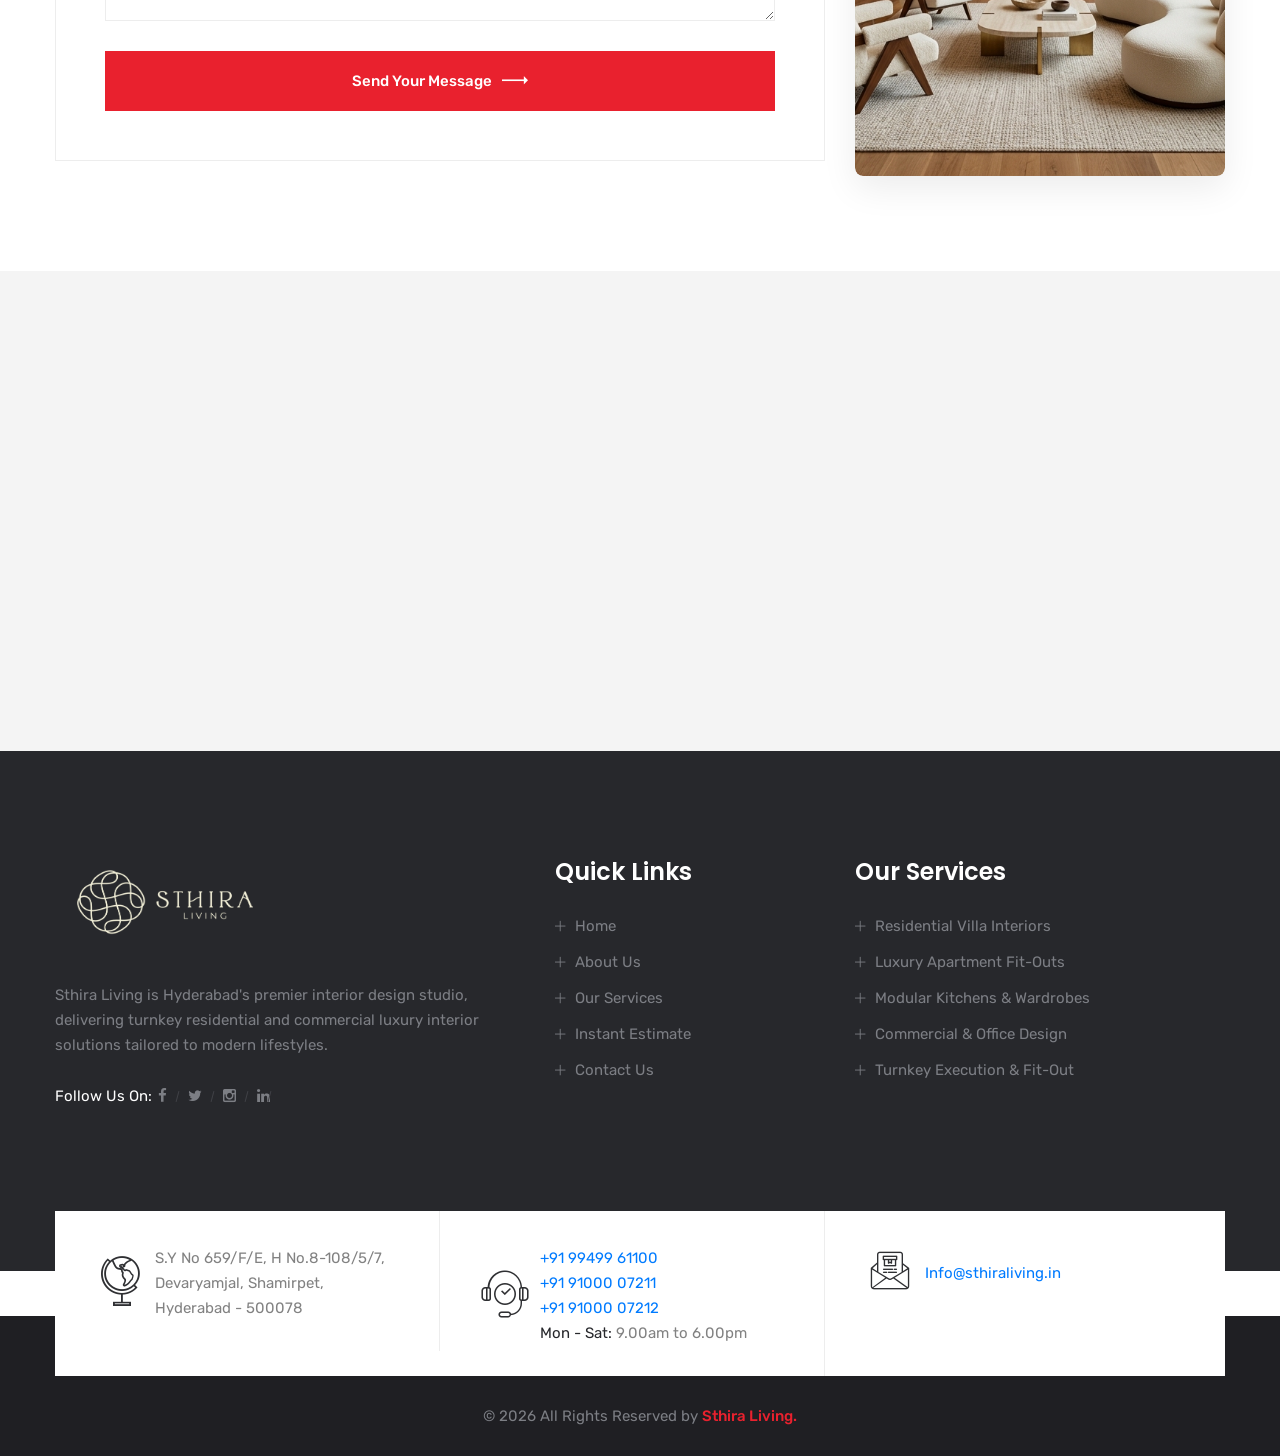
<file: contact.html>
<!DOCTYPE html>
<html lang="en">

<head>
    <meta charset="UTF-8">
    <title>Contact Us || Sthira Living || Interior Designers Hyderabad</title>

    <!-- responsive meta -->
    <meta name="viewport" content="width=device-width, initial-scale=1">
    <!-- For IE -->
    <meta http-equiv="X-UA-Compatible" content="IE=edge">

    <!-- master stylesheet -->
    <link rel="stylesheet" href="css/style.css">
    <!-- Responsive stylesheet -->
    <link rel="stylesheet" href="css/responsive.css">
    <!-- Favicon -->
    <link rel="apple-touch-icon" sizes="180x180" href="images/favicon/apple-touch-icon.png">
    <link rel="icon" type="image/png" href="images/favicon/favicon-32x32.png" sizes="32x32">
    <link rel="icon" type="image/png" href="images/favicon/favicon-16x16.png" sizes="16x16">

    <!-- Fixing Internet Explorer-->
    <!--[if lt IE 9]>
        <script src="http://html5shiv.googlecode.com/svn/trunk/html5.js"></script>
        <script src="js/html5shiv.js"></script>
    <![endif]-->

</head>

<body>
    <div class="boxed_wrapper">

        <div class="preloader"></div>



        <!--Start Main Header-->
        <header class="main-header header-style2 stricky">
            <div class="inner-container clearfix">
                <div class="logo-box-style2 float-left">
                    <a href="index.html">
                        <img src="images/sthira_logo.png" alt="Sthira Living">
                    </a>
                </div>
                <div class="main-menu-box float-right">
                    <nav class="main-menu style2 clearfix">
                        <div class="navbar-header clearfix">
                            <button type="button" class="navbar-toggle" data-toggle="collapse" data-target=".navbar-collapse">
                        <span class="icon-bar"></span>
                        <span class="icon-bar"></span>
                        <span class="icon-bar"></span>
                    </button>
                        </div>
                        <div class="navbar-collapse collapse clearfix">
                            <ul class="navigation clearfix">
                                <li><a href="index.html">Home</a></li>
                                <li><a href="about.html">About Us</a></li>
                                <li><a href="services.html">Services</a></li>
                                <li class="current"><a href="contact.html">Contact</a></li>
                            </ul>
                        </div>
                    </nav>
                    <div class="mainmenu-right style2">
                        <div class="button">
                            <a class="btn-one" href="calculator.html">Instant Estimate<span class="flaticon-next"></span></a>
                        </div>
                    </div>
                </div>
            </div>
        </header>
        <!--End Main Header-->

        <!--Start breadcrumb area-->
        <section class="breadcrumb-area style2 contact-page" style="background-image: url(images/resources/breadcrumb-contact.jpg);">
            <div class="container">
                <div class="row">
                    <div class="col-xl-12">
                        <div class="inner-content-box clearfix">
                            <div class="title-s2 text-center">
                                <span>Contact Us</span>
                                <h1>Get In Touch With Us</h1>
                            </div>
                        </div>
                    </div>
                </div>
            </div>
        </section>
        <!--End breadcrumb area-->

        <!--Start Contact Address Area-->
        <section class="contact-address-area">
            <div class="container">
                <div class="row">
                    <!--Start Single Contact Address Box-->
                    <div class="col-xl-4 col-lg-4">
                        <div class="single-contact-address-box">
                            <span class="icon-global"></span>
                            <h3>Visit Our Office</h3>
                            <p>S.Y NO 659/F/E, H NO.8-108/5/7,<br> At Devaryamjal Village, Shamirpet Mandal,<br> Medchal Dist, Hyderabad, Telangana - 500078, India</p>
                        </div>
                    </div>
                    <!--End Single Contact Address Box-->
                    <!--Start Single Contact Address Box-->
                    <div class="col-xl-4 col-lg-4">
                        <div class="single-contact-address-box">
                            <span class="icon-support1"></span>
                            <h3>Call Us</h3>
                            <p><a href="tel:+919949961100">+91 99499 61100</a><br><a href="tel:+919100007211">+91 91000 07211</a><br><a href="tel:+919100007212">+91 91000 07212</a><br><span>Mon - Sat:</span> 9.00am to 6.00pm</p>
                        </div>
                    </div>
                    <!--End Single Contact Address Box-->
                    <!--Start Single Contact Address Box-->
                    <div class="col-xl-4 col-lg-4">
                        <div class="single-contact-address-box">
                            <span class="icon-shipping-and-delivery"></span>
                            <h3>Mail Us</h3>
                            <p><a href="mailto:Info@sthiraliving.in">Info@sthiraliving.in</a><br><span>We respond within 24 hours</span></p>
                        </div>
                    </div>
                    <!--End Single Contact Address Box-->
                </div>
                <div class="row">
                    <div class="col-xl-12">
                        <div class="bottom-text text-center">
                            <p>We’re here to help with any question of our customers, <a href="#contact-form">Send Us a Message</a></p>
                        </div>
                    </div>
                </div>
            </div>
        </section>
        <!--End Contact Address Area-->

        <!--Start contact form area-->
        <section class="contact-info-area">
            <div class="container">
                <div class="row">
                    <div class="col-xl-8 col-lg-7 col-md-12 col-sm-12">
                        <div class="contact-form">
                            <div class="sec-title with-text">
                                <p>Drop Us a Line</p>
                                <div class="title">Send Your <span>Message</span></div>
                                <p class="bottom-text">If you have question or would like more information on our works, Please complete the form and we’ll aim get back to you with in 24 hours.</p>
                            </div>
                            <div class="inner-box">
                                <form id="contact-form" name="contact_form" class="default-form" action="#" method="post">
                                    <div class="row">
                                        <div class="col-md-6">
                                            <div class="input-box">
                                                <input type="text" name="form_fname" id="form_fname" value="" placeholder="First Name" required="">
                                                <div class="icon">
                                                    <i class="fa fa-user" aria-hidden="true"></i>
                                                </div>
                                            </div>
                                        </div>
                                        <div class="col-md-6">
                                            <div class="input-box">
                                                <input type="text" name="form_lname" id="form_lname" value="" placeholder="Last Name" required="">
                                                <div class="icon">
                                                    <i class="fa fa-user" aria-hidden="true"></i>
                                                </div>
                                            </div>
                                        </div>
                                    </div>
                                    <div class="row">
                                        <div class="col-md-6">
                                            <div class="input-box">
                                                <select class="selectmenu" name="form_service" id="form_service">
                                                    <option value="Residential Villa Interiors" selected="selected">Residential Villa Interiors</option>
                                                    <option value="Luxury Apartment Fit-Outs">Luxury Apartment Fit-Outs</option>
                                                    <option value="Modular Kitchen & Wardrobes">Modular Kitchen & Wardrobes</option>
                                                    <option value="Commercial & Office Space">Commercial & Office Space</option>
                                                    <option value="Turnkey Execution & Fit-Out">Turnkey Execution & Fit-Out</option>
                                                    <option value="Full Home Makeover">Full Home Makeover</option>
                                                    <option value="General Consultation">General Consultation</option>
                                                </select>
                                                <div class="icon">
                                                    <i class="fa fa-question" aria-hidden="true"></i>
                                                </div>
                                            </div>
                                        </div>
                                        <div class="col-md-6">
                                            <div class="input-box">
                                                <input type="text" name="form_phone" id="form_phone" value="" placeholder="Phone Number" required="">
                                                <div class="icon">
                                                    <i class="fa fa-phone" aria-hidden="true"></i>
                                                </div>
                                            </div>
                                        </div>
                                    </div>
                                    <div class="row">
                                        <div class="col-md-12">
                                            <div class="input-box">
                                                <input type="email" name="form_email" id="form_email" value="" placeholder="Email Address" required="">
                                                <div class="icon">
                                                    <i class="fa fa-envelope" aria-hidden="true"></i>
                                                </div>
                                            </div>
                                        </div>
                                    </div>
                                    <div class="row">
                                        <div class="col-md-12">
                                            <div class="input-box">
                                                <textarea name="form_message" id="form_message" placeholder="Your Message..." required=""></textarea>
                                                <div class="icon envelop">
                                                    <i class="fa fa-comment" aria-hidden="true"></i>
                                                </div>
                                            </div>
                                        </div>
                                    </div>
                                    <div class="row">
                                        <div class="col-md-12">
                                            <div class="button-box">
                                                <input id="form_botcheck" name="form_botcheck" class="form-control" type="hidden" value="">
                                                <button class="btn-one" type="submit" data-loading-text="Sending to WhatsApp...">Send Your Message<span class="flaticon-next"></span></button>
                                            </div>
                                        </div>
                                    </div>
                                </form>
                            </div>
                        </div>
                    </div>
                    <div class="col-xl-4 col-lg-5 col-md-12 col-sm-12 clearfix">
                        <div class="contact-form-image-box">
                            <img src="images/resources/contact.png" alt="Sthira Living Bespoke Luxury Interiors">
                        </div>
                    </div>
                </div>
            </div>
        </section>
        <!--End contact form area-->

        <!--Start Contact Map Area-->
        <section class="contact-map-area">
            <div class="container-fluid">
                <div class="map-box">
                    <iframe src="https://www.google.com/maps/embed?pb=!1m18!1m12!1m3!1d3803.672147835062!2d78.50791407507906!3d17.570789197496012!2m3!1f0!2f0!3f0!3m2!1i1024!2i768!4f13.1!3m3!1m2!1s0x3bcb850006f0e709%3A0xd232c3b483ea0039!2sSthira%20Living!5e0!3m2!1sen!2sin!4v1786700551444!5m2!1sen!2sin" width="600" height="450" style="border:0;" allowfullscreen="" loading="lazy" referrerpolicy="strict-origin-when-cross-origin"></iframe>
                </div>
            </div>
        </section>
        <!--End Contact Map Area-->

        <!--Start footer area Style4-->
        <footer class="footer-area style4">
            <div class="container">
                <div class="row">
                    <!--Start single footer widget-->
                    <div class="col-xl-5 col-lg-5 col-md-12 col-sm-12">
                        <div class="single-footer-widget marbtm50-s4">
                            <div class="our-info-box">
                                <div class="footer-logo">
                                    <a href="index.html">
                                        <img src="images/footer/sthira_logo_light.png" alt="Sthira Living">
                                    </a>
                                </div>
                                <div class="text">
                                    <p>Sthira Living is Hyderabad's premier interior design studio, delivering turnkey residential and commercial luxury interior solutions tailored to modern lifestyles.</p>
                                </div>
                                <div class="follow-us-social-links clearfix">
                                    <span>Follow Us On:</span>
                                    <ul>
                                        <li><a href="https://www.facebook.com/profile.php?id=61593850076804" target="_blank" rel="noopener noreferrer"><i class="fa fa-facebook"></i></a></li>
                                        <li><a href="#"><i class="fa fa-twitter"></i></a></li>
                                        <li><a href="https://www.instagram.com/sthira.living.co.in/" target="_blank" rel="noopener noreferrer"><i class="fa fa-instagram"></i></a></li>
                                        <li><a href="#"><i class="fa fa-linkedin"></i></a></li>
                                    </ul>
                                </div>
                            </div>
                        </div>
                    </div>
                    <!--End single footer widget-->
                    <!--Start single footer widget-->
                    <div class="col-xl-3 col-lg-3 col-md-6 col-sm-12">
                        <div class="single-footer-widget s4">
                            <div class="title-style2">
                                <h3>Quick Links</h3>
                            </div>
                            <div class="usefull-links">
                                <ul>
                                    <li><a href="index.html">Home</a></li>
                                    <li><a href="about.html">About Us</a></li>
                                    <li><a href="services.html">Our Services</a></li>
                                    <li><a href="calculator.html">Instant Estimate</a></li>
                                    <li><a href="contact.html">Contact Us</a></li>
                                </ul>
                            </div>
                        </div>
                    </div>
                    <!--End single footer widget-->
                    <!--Start single footer widget-->
                    <div class="col-xl-4 col-lg-4 col-md-6 col-sm-12">
                        <div class="single-footer-widget s4">
                            <div class="title-style2">
                                <h3>Our Services</h3>
                            </div>
                            <div class="usefull-links">
                                <ul>
                                    <li><a href="services.html">Residential Villa Interiors</a></li>
                                    <li><a href="services.html">Luxury Apartment Fit-Outs</a></li>
                                    <li><a href="services.html">Modular Kitchens & Wardrobes</a></li>
                                    <li><a href="services.html">Commercial & Office Design</a></li>
                                    <li><a href="services.html">Turnkey Execution & Fit-Out</a></li>
                                </ul>
                            </div>
                        </div>
                    </div>
                    <!--End single footer widget-->
                </div>
            </div>
        </footer>
        <!--End footer area style4-->

        <!--Start Footer Contact Info Area-->
        <section class="footer-contact-info-area">
            <div class="container">
                <div class="row">
                    <div class="col-xl-12">
                        <ul class="footer-contact-info clearfix">
                            <li>
                                <div class="single-footer-contact-info">
                                    <div class="inner">
                                        <div class="icon">
                                            <span class="icon-global"></span>
                                        </div>
                                        <div class="text">
                                            <p>S.Y No 659/F/E, H No.8-108/5/7,<br> Devaryamjal, Shamirpet, Hyderabad - 500078</p>
                                        </div>
                                    </div>
                                </div>
                            </li>
                            <li>
                                <div class="single-footer-contact-info">
                                    <div class="inner">
                                        <div class="icon">
                                            <span class="icon-support1"></span>
                                        </div>
                                        <div class="text">
                                            <p><a href="tel:+919949961100">+91 99499 61100</a><br><a href="tel:+919100007211">+91 91000 07211</a><br><a href="tel:+919100007212">+91 91000 07212</a><br> <span>Mon - Sat:</span> 9.00am to 6.00pm</p>
                                        </div>
                                    </div>
                                </div>
                            </li>
                            <li>
                                <div class="single-footer-contact-info">
                                    <div class="inner">
                                        <div class="icon">
                                            <span class="icon-shipping-and-delivery"></span>
                                        </div>
                                        <div class="text">
                                            <p><a href="mailto:Info@sthiraliving.in">Info@sthiraliving.in</a></p>
                                        </div>
                                    </div>
                                </div>
                            </li>

                        </ul>
                    </div>
                </div>
            </div>
        </section>
        <!--End Footer Contact Info Area-->

        <!--Start footer bottom area-->
        <section class="footer-bottom-area style3">
            <div class="container">
                <div class="row">
                    <div class="col-xl-12 col-lg-12 col-md-12 col-sm-12">
                        <div class="copyright-text text-center">
                            <p>© 2026 All Rights Reserved by <a href="index.html">Sthira Living.</a></p>
                        </div>
                    </div>
                </div>
            </div>
        </section>
        <!--End footer bottom area-->

    </div>


    <div class="scroll-to-top scroll-to-target" data-target="html"><span class="fa fa-angle-up"></span></div>



    <script src="js/jquery.js"></script>
    <script src="js/appear.js"></script>
    <script src="js/bootstrap.bundle.min.js"></script>
    <script src="js/bootstrap-select.min.js"></script>
    <script src="js/isotope.js"></script>
    <script src="js/jquery.bootstrap-touchspin.js"></script>
    <script src="js/jquery.countTo.js"></script>
    <script src="js/jquery.easing.min.js"></script>
    <script src="js/jquery.enllax.min.js"></script>
    <script src="js/jquery.fancybox.js"></script>
    <script src="js/jquery.mixitup.min.js"></script>
    <script src="js/jquery.paroller.min.js"></script>
    <script src="js/owl.js"></script>
    <script src="js/validation.js"></script>
    <script src="js/wow.js"></script>

    <script src="assets/jquery-ui-1.11.4/jquery-ui.js"></script>
    <script src="assets/language-switcher/jquery.polyglot.language.switcher.js"></script>
    <script src="assets/timepicker/timePicker.js"></script>
    <script src="assets/html5lightbox/html5lightbox.js"></script>

    <!-- thm custom script -->
    <script src="js/custom.js"></script>



</body>

</html>
</file>
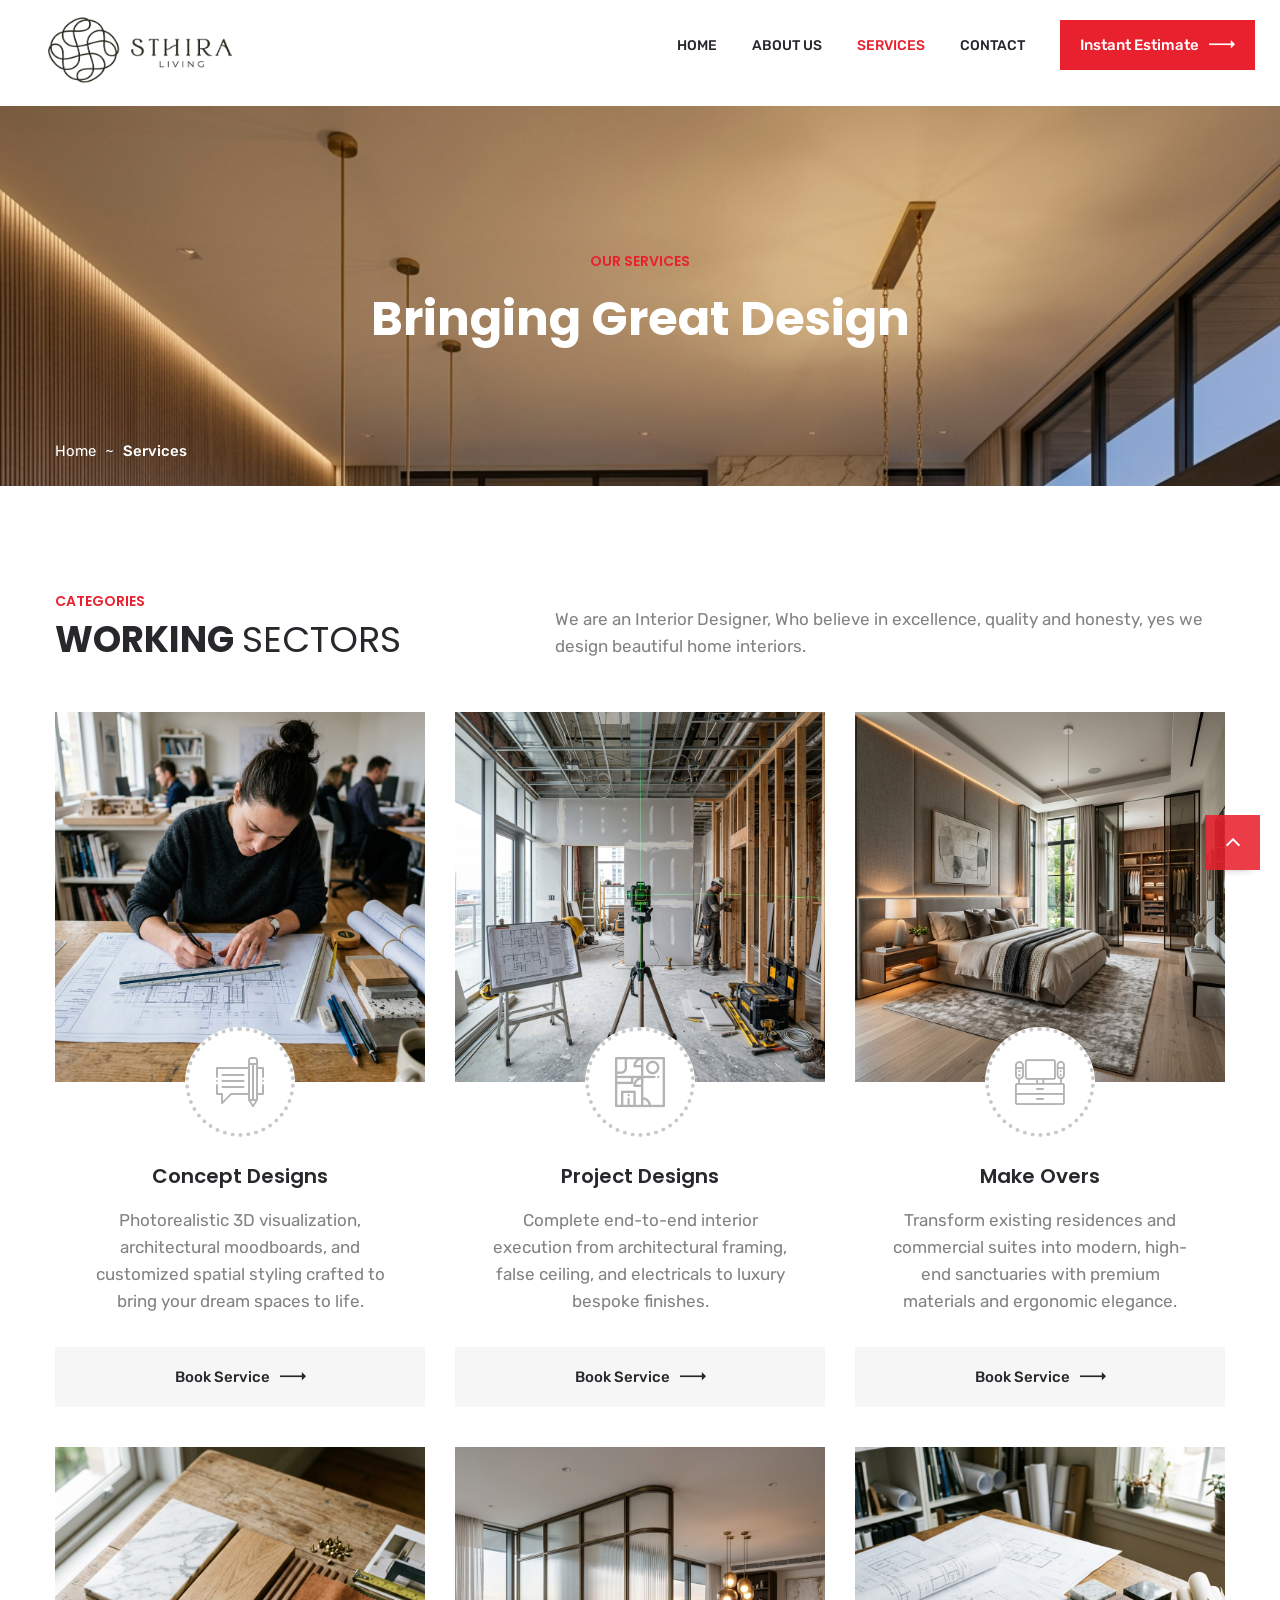
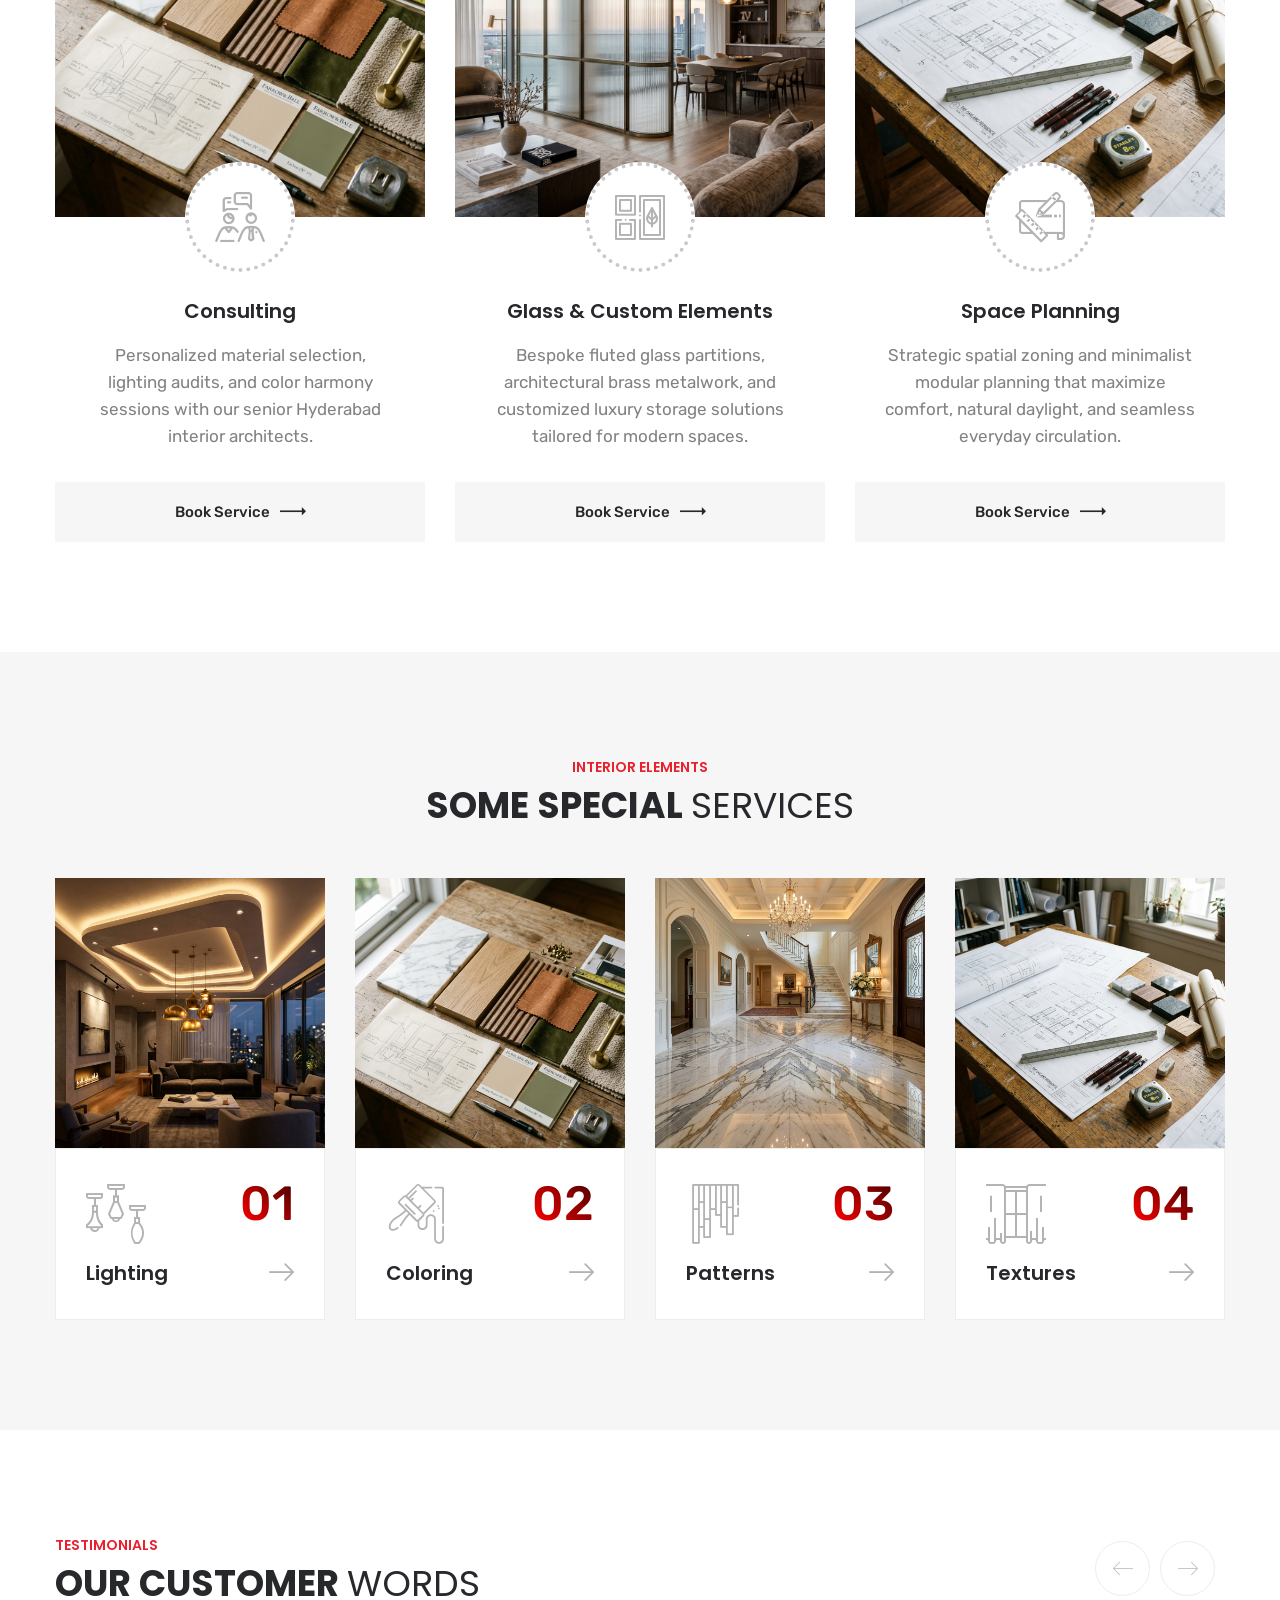
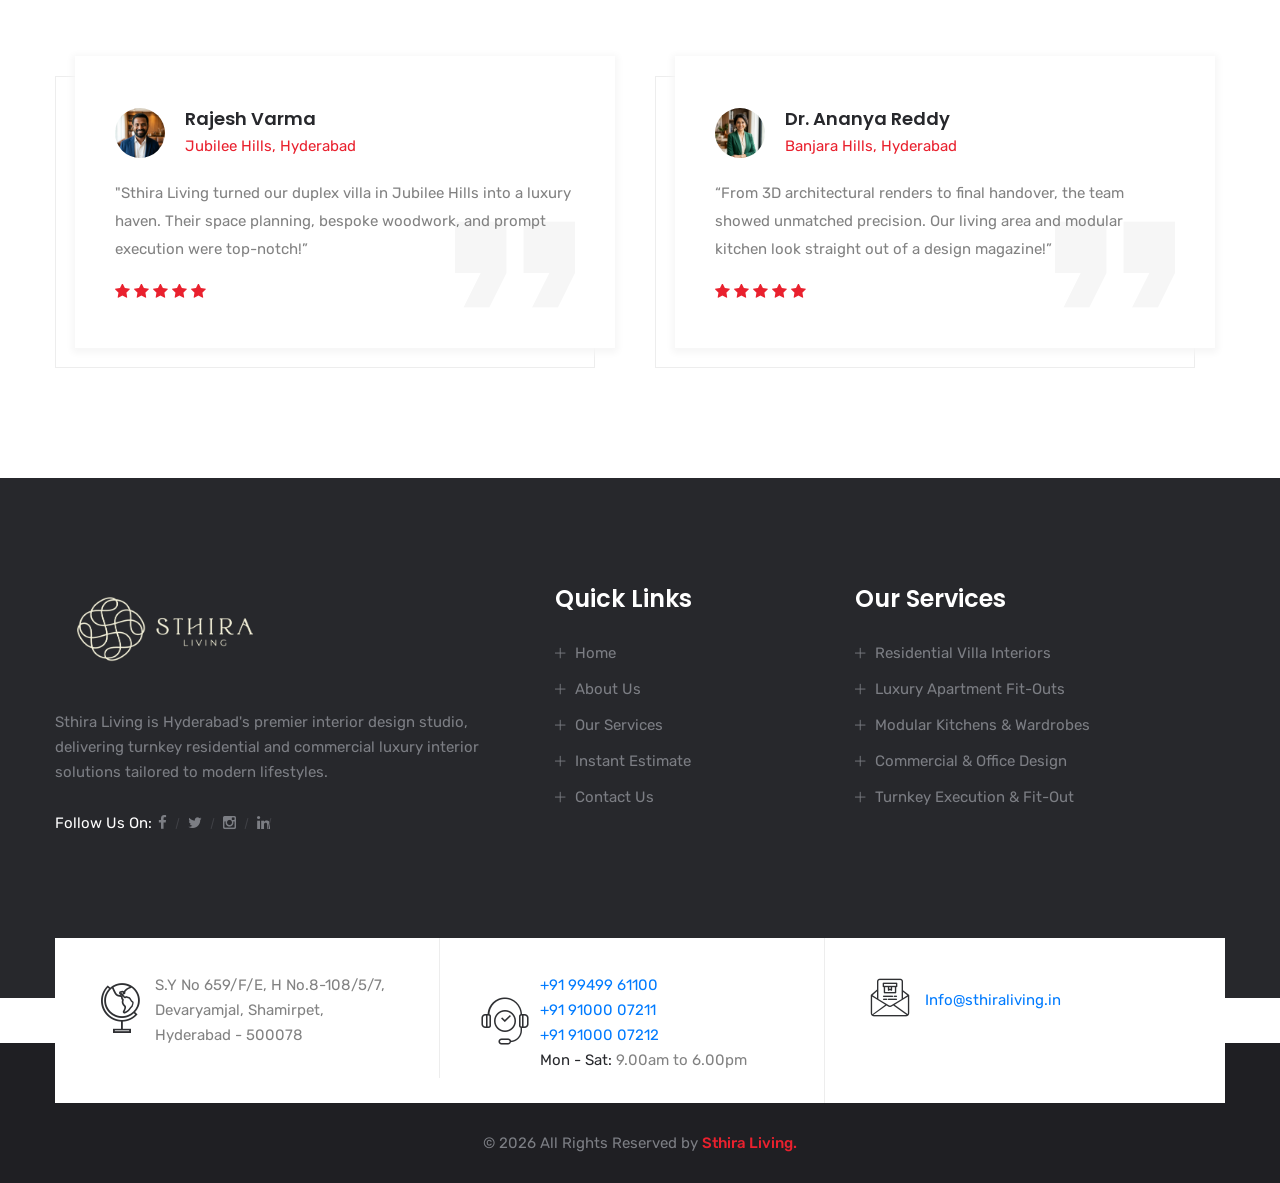
<file: services.html>
<!DOCTYPE html>
<html lang="en">

<head>
    <meta charset="UTF-8">
    <title>Our Services || Sthira Living || Interior Design Solutions Hyderabad</title>

    <!-- responsive meta -->
    <meta name="viewport" content="width=device-width, initial-scale=1">
    <!-- For IE -->
    <meta http-equiv="X-UA-Compatible" content="IE=edge">

    <!-- master stylesheet -->
    <link rel="stylesheet" href="css/style.css">
    <!-- Responsive stylesheet -->
    <link rel="stylesheet" href="css/responsive.css">
    <!-- Favicon -->
    <link rel="apple-touch-icon" sizes="180x180" href="images/favicon/apple-touch-icon.png">
    <link rel="icon" type="image/png" href="images/favicon/favicon-32x32.png" sizes="32x32">
    <link rel="icon" type="image/png" href="images/favicon/favicon-16x16.png" sizes="16x16">

    <!-- Fixing Internet Explorer-->
    <!--[if lt IE 9]>
        <script src="http://html5shiv.googlecode.com/svn/trunk/html5.js"></script>
        <script src="js/html5shiv.js"></script>
    <![endif]-->

</head>

<body>
    <div class="boxed_wrapper">

        <div class="preloader"></div>



        <!--Start Main Header-->
        <header class="main-header header-style2 stricky">
            <div class="inner-container clearfix">
                <div class="logo-box-style2 float-left">
                    <a href="index.html">
                        <img src="images/sthira_logo.png" alt="Sthira Living">
                    </a>
                </div>
                <div class="main-menu-box float-right">
                    <nav class="main-menu style2 clearfix">
                        <div class="navbar-header clearfix">
                            <button type="button" class="navbar-toggle" data-toggle="collapse" data-target=".navbar-collapse">
                            <span class="icon-bar"></span>
                            <span class="icon-bar"></span>
                            <span class="icon-bar"></span>
                        </button>
                        </div>
                        <div class="navbar-collapse collapse clearfix">
                            <ul class="navigation clearfix">
                                <li><a href="index.html">Home</a></li>
                                <li><a href="about.html">About Us</a></li>
                                <li class="current"><a href="services.html">Services</a></li>
                                <li><a href="contact.html">Contact</a></li>
                            </ul>
                        </div>
                    </nav>
                    <div class="mainmenu-right style2">
                        <div class="button">
                            <a class="btn-one" href="calculator.html">Instant Estimate<span class="flaticon-next"></span></a>
                        </div>
                    </div>
                </div>
            </div>
        </header>
        <!--End Main Header-->

        <!--Start breadcrumb area-->
        <section class="breadcrumb-area style2" style="background-image: url(images/resources/breadcrumb-bg-2.jpg);">
            <div class="container">
                <div class="row">
                    <div class="col-xl-12">
                        <div class="inner-content-box clearfix">
                            <div class="title-s2 text-center">
                                <span>Our Services</span>
                                <h1>Bringing Great Design</h1>
                            </div>
                            <div class="breadcrumb-menu float-left">
                                <ul class="clearfix">
                                    <li><a href="index.html">Home</a></li>
                                    <li class="active">Services</li>
                                </ul>
                            </div>
                        </div>
                    </div>
                </div>
            </div>
        </section>
        <!--End breadcrumb area-->

        <!--Start services style2 Service Page-->
        <section class="services-style2-service-page">
            <div class="container">
                <div class="row">
                    <div class="col-xl-5">
                        <div class="sec-title">
                            <p>Categories</p>
                            <div class="title">Working <span>Sectors</span></div>
                        </div>
                    </div>
                    <div class="col-xl-7">
                        <div class="text">
                            <p>We are an Interior Designer, Who believe in excellence, quality and honesty, yes we design beautiful home interiors.</p>
                        </div>
                    </div>
                </div>
                <div class="row">
                    <!--Start single service style2-->
                    <div class="col-xl-4 col-lg-4 col-md-12 col-sm-12">
                        <div class="single-service-style2 wow fadeInUp" data-wow-delay="0ms" data-wow-duration="1200ms">
                            <div class="img-holder">
                                <img src="images/services/service-drafting.png" alt="Architectural Concept Designs & Blueprints">
                                <div class="overlay-style-two"></div>
                            </div>
                            <div class="text-holder">
                                <div class="icon-holder">
                                    <span class="icon-concept"></span>
                                </div>
                                <div class="inner">
                                    <h3>Concept Designs</h3>
                                    <div class="text">
                                        <p>Photorealistic 3D visualization, architectural moodboards, and customized spatial styling crafted to bring your dream spaces to life.</p>
                                    </div>
                                    <div class="read-more">
                                        <a class="btn-one" href="contact.html">Book Service<span class="flaticon-next"></span></a>
                                    </div>
                                </div>
                            </div>
                        </div>
                    </div>
                    <!--End single service style2-->
                    <!--Start single service style2-->
                    <div class="col-xl-4 col-lg-4 col-md-12 col-sm-12">
                        <div class="single-service-style2 wow fadeInUp" data-wow-delay="100ms" data-wow-duration="1200ms">
                            <div class="img-holder">
                                <img src="images/services/service-construction.png" alt="On-Site Turnkey Interior Construction & Fit-Out">
                                <div class="overlay-style-two"></div>
                            </div>
                            <div class="text-holder">
                                <div class="icon-holder">
                                    <span class="icon-scheme"></span>
                                </div>
                                <div class="inner">
                                    <h3>Project Designs</h3>
                                    <div class="text">
                                        <p>Complete end-to-end interior execution from architectural framing, false ceiling, and electricals to luxury bespoke finishes.</p>
                                    </div>
                                    <div class="read-more">
                                        <a class="btn-one" href="contact.html">Book Service<span class="flaticon-next"></span></a>
                                    </div>
                                </div>
                            </div>
                        </div>
                    </div>
                    <!--End single service style2-->
                    <!--Start single service style2-->
                    <div class="col-xl-4 col-lg-4 col-md-12 col-sm-12">
                        <div class="single-service-style2 wow fadeInUp" data-wow-delay="200ms" data-wow-duration="1200ms">
                            <div class="img-holder">
                                <img src="images/services/v2-3.jpg" alt="Make Overs">
                                <div class="overlay-style-two"></div>
                            </div>
                            <div class="text-holder">
                                <div class="icon-holder">
                                    <span class="icon-cupboard"></span>
                                </div>
                                <div class="inner">
                                    <h3>Make Overs</h3>
                                    <div class="text">
                                        <p>Transform existing residences and commercial suites into modern, high-end sanctuaries with premium materials and ergonomic elegance.</p>
                                    </div>
                                    <div class="read-more">
                                        <a class="btn-one" href="contact.html">Book Service<span class="flaticon-next"></span></a>
                                    </div>
                                </div>
                            </div>
                        </div>
                    </div>
                    <!--End single service style2-->

                    <!--Start single service style2-->
                    <div class="col-xl-4 col-lg-4 col-md-12 col-sm-12">
                        <div class="single-service-style2 wow fadeInUp" data-wow-delay="300ms" data-wow-duration="1200ms">
                            <div class="img-holder">
                                <img src="images/services/service-moodboard.png" alt="Design Consultation & Material Palette">
                                <div class="overlay-style-two"></div>
                            </div>
                            <div class="text-holder">
                                <div class="icon-holder">
                                    <span class="icon-teacher"></span>
                                </div>
                                <div class="inner">
                                    <h3>Consulting</h3>
                                    <div class="text">
                                        <p>Personalized material selection, lighting audits, and color harmony sessions with our senior Hyderabad interior architects.</p>
                                    </div>
                                    <div class="read-more">
                                        <a class="btn-one" href="contact.html">Book Service<span class="flaticon-next"></span></a>
                                    </div>
                                </div>
                            </div>
                        </div>
                    </div>
                    <!--End single service style2-->
                    <!--Start single service style2-->
                    <div class="col-xl-4 col-lg-4 col-md-12 col-sm-12">
                        <div class="single-service-style2 wow fadeInUp" data-wow-delay="400ms" data-wow-duration="1200ms">
                            <div class="img-holder">
                                <img src="images/services/v2-5.jpg" alt="Glass & Custom Elements">
                                <div class="overlay-style-two"></div>
                            </div>
                            <div class="text-holder">
                                <div class="icon-holder">
                                    <span class="icon-furniture-and-household"></span>
                                </div>
                                <div class="inner">
                                    <h3>Glass & Custom Elements</h3>
                                    <div class="text">
                                        <p>Bespoke fluted glass partitions, architectural brass metalwork, and customized luxury storage solutions tailored for modern spaces.</p>
                                    </div>
                                    <div class="read-more">
                                        <a class="btn-one" href="contact.html">Book Service<span class="flaticon-next"></span></a>
                                    </div>
                                </div>
                            </div>
                        </div>
                    </div>
                    <!--End single service style2-->
                    <!--Start single service style2-->
                    <div class="col-xl-4 col-lg-4 col-md-12 col-sm-12">
                        <div class="single-service-style2 wow fadeInUp" data-wow-delay="500ms" data-wow-duration="1200ms">
                            <div class="img-holder">
                                <img src="images/services/service-blueprint.png" alt="Space Planning & Architectural Blueprints">
                                <div class="overlay-style-two"></div>
                            </div>
                            <div class="text-holder">
                                <div class="icon-holder">
                                    <span class="icon-sketch"></span>
                                </div>
                                <div class="inner">
                                    <h3>Space Planning</h3>
                                    <div class="text">
                                        <p>Strategic spatial zoning and minimalist modular planning that maximize comfort, natural daylight, and seamless everyday circulation.</p>
                                    </div>
                                    <div class="read-more">
                                        <a class="btn-one" href="contact.html">Book Service<span class="flaticon-next"></span></a>
                                    </div>
                                </div>
                            </div>
                        </div>
                    </div>
                    <!--End single service style2-->
                </div>
            </div>
        </section>
        <!--End services style2 Service Page-->

        <!--Start services style1 service page-->
        <section class="services-style1-service-page">
            <div class="container">
                <div class="sec-title text-center wow fadeInDown" data-wow-delay="100ms" data-wow-duration="1200ms">
                    <p>Interior Elements</p>
                    <div class="title">Some Special <span>Services</span></div>
                </div>
                <div class="row">
                    <!--Start single service style1-->
                    <div class="col-xl-3 col-lg-6 col-md-6 col-sm-12">
                        <div class="single-service-style1 wow fadeInUp" data-wow-delay="0ms" data-wow-duration="1200ms">
                            <div class="img-holder">
                                <img src="images/services/1.jpg" alt="Awesome Image">
                                <div class="overlay-style-two"></div>
                            </div>
                            <div class="text-holder bg-white">
                                <div class="inner-content">
                                    <div class="top">
                                        <div class="icon">
                                            <span class="icon-lamp"></span>
                                        </div>
                                        <div class="count">
                                            <h1>01</h1>
                                        </div>
                                    </div>
                                    <div class="bottom">
                                        <div class="title">
                                            <h3>Lighting</h3>
                                        </div>
                                        <div class="read-more">
                                            <a href="#"><span class="icon-next"></span></a>
                                        </div>
                                    </div>
                                </div>
                                <div class="overlay-content">
                                    <div class="text">
                                        <p>Custom architectural lighting schemes, ambient cove accents, and bespoke designer fixtures.</p>
                                    </div>
                                    <div class="read-more">
                                        <a href="contact.html"><span class="icon-next"></span></a>
                                    </div>
                                </div>
                            </div>
                        </div>
                    </div>
                    <!--End single service style1-->
                    <!--Start single service style1-->
                    <div class="col-xl-3 col-lg-6 col-md-6 col-sm-12">
                        <div class="single-service-style1 wow fadeInUp" data-wow-delay="200ms" data-wow-duration="1200ms">
                            <div class="img-holder">
                                <img src="images/services/service-moodboard.png" alt="Coloring & Material Palette">
                                <div class="overlay-style-two"></div>
                            </div>
                            <div class="text-holder bg-white">
                                <div class="inner-content">
                                    <div class="top">
                                        <div class="icon">
                                            <span class="icon-paint"></span>
                                        </div>
                                        <div class="count">
                                            <h1>02</h1>
                                        </div>
                                    </div>
                                    <div class="bottom">
                                        <div class="title">
                                            <h3>Coloring</h3>
                                        </div>
                                        <div class="read-more">
                                            <a href="contact.html"><span class="icon-next"></span></a>
                                        </div>
                                    </div>
                                </div>
                                <div class="overlay-content">
                                    <div class="text">
                                        <p>Curated harmonious palettes featuring earthy tones, muted sage, and warm ivory accents.</p>
                                    </div>
                                    <div class="read-more">
                                        <a href="contact.html"><span class="icon-next"></span></a>
                                    </div>
                                </div>
                            </div>
                        </div>
                    </div>
                    <!--End single service style1-->
                    <!--Start single service style1-->
                    <div class="col-xl-3 col-lg-6 col-md-6 col-sm-12">
                        <div class="single-service-style1 wow fadeInUp" data-wow-delay="400ms" data-wow-duration="1200ms">
                            <div class="img-holder">
                                <img src="images/services/3.jpg" alt="Patterns & Panelling">
                                <div class="overlay-style-two"></div>
                            </div>
                            <div class="text-holder bg-white">
                                <div class="inner-content">
                                    <div class="top">
                                        <div class="icon">
                                            <span class="icon-floor"></span>
                                        </div>
                                        <div class="count">
                                            <h1>03</h1>
                                        </div>
                                    </div>
                                    <div class="bottom">
                                        <div class="title">
                                            <h3>Patterns</h3>
                                        </div>
                                        <div class="read-more">
                                            <a href="contact.html"><span class="icon-next"></span></a>
                                        </div>
                                    </div>
                                </div>
                                <div class="overlay-content">
                                    <div class="text">
                                        <p>Artisanal geometric woodwork, fluted wall accents, and custom wall panelling tailored for luxury homes.</p>
                                    </div>
                                    <div class="read-more">
                                        <a href="contact.html"><span class="icon-next"></span></a>
                                    </div>
                                </div>
                            </div>
                        </div>
                    </div>
                    <!--End single service style1-->
                    <!--Start single service style1-->
                    <div class="col-xl-3 col-lg-6 col-md-6 col-sm-12">
                        <div class="single-service-style1 wow fadeInUp" data-wow-delay="600ms" data-wow-duration="1200ms">
                            <div class="img-holder">
                                <img src="images/services/service-blueprint.png" alt="Textures & Architectural Detailing">
                                <div class="overlay-style-two"></div>
                            </div>
                            <div class="text-holder bg-white">
                                <div class="inner-content">
                                    <div class="top">
                                        <div class="icon">
                                            <span class="icon-window"></span>
                                        </div>
                                        <div class="count">
                                            <h1>04</h1>
                                        </div>
                                    </div>
                                    <div class="bottom">
                                        <div class="title">
                                            <h3>Textures</h3>
                                        </div>
                                        <div class="read-more">
                                            <a href="contact.html"><span class="icon-next"></span></a>
                                        </div>
                                    </div>
                                </div>
                                <div class="overlay-content">
                                    <div class="text">
                                        <p>Finest Italian marble, tactile fabrics, rich veneers, and premium acoustic finishes.</p>
                                    </div>
                                    <div class="read-more">
                                        <a href="contact.html"><span class="icon-next"></span></a>
                                    </div>
                                </div>
                            </div>
                        </div>
                    </div>
                    <!--End single service style1-->
                </div>
            </div>
        </section>
        <!--End services style1 service page-->

        <!--Start Testimonial Style3 service page-->
        <section class="testimonial-style3-service-page">
            <div class="container">
                <div class="sec-title">
                    <p>testimonials</p>
                    <div class="title">Our Customer <span>Words</span></div>
                </div>
                <div class="row">
                    <div class="col-xl-12 col-lg-12">
                        <div class="testimonial-carousel-2 owl-carousel owl-theme">
                            <!--Start Single Testimonial style2-->
                            <div class="single-testimonial-style3">
                                <div class="inner-content">
                                    <div class="client-info">
                                        <div class="image">
                                            <img src="images/testimonial/testi-male-1.png" alt="Rajesh Varma - Jubilee Hills Hyderabad">
                                        </div>
                                        <div class="title">
                                            <h3>Rajesh Varma</h3>
                                            <span>Jubilee Hills, Hyderabad</span>
                                        </div>
                                    </div>
                                    <div class="text-box">
                                        <p>"Sthira Living turned our duplex villa in Jubilee Hills into a luxury haven. Their space planning, bespoke woodwork, and prompt execution were top-notch!”</p>
                                    </div>
                                    <div class="review-box">
                                        <ul>
                                            <li><i class="fa fa-star"></i></li>
                                            <li><i class="fa fa-star"></i></li>
                                            <li><i class="fa fa-star"></i></li>
                                            <li><i class="fa fa-star"></i></li>
                                            <li><i class="fa fa-star"></i></li>
                                        </ul>
                                    </div>
                                </div>
                            </div>
                            <!--End Single Testimonial style2 -->
                            <!--Start Single Testimonial style2-->
                            <div class="single-testimonial-style3">
                                <div class="inner-content">
                                    <div class="client-info">
                                        <div class="image">
                                            <img src="images/testimonial/testi-female-1.png" alt="Dr. Ananya Reddy - Banjara Hills Hyderabad">
                                        </div>
                                        <div class="title">
                                            <h3>Dr. Ananya Reddy</h3>
                                            <span>Banjara Hills, Hyderabad</span>
                                        </div>
                                    </div>
                                    <div class="text-box">
                                        <p>“From 3D architectural renders to final handover, the team showed unmatched precision. Our living area and modular kitchen look straight out of a design magazine!”</p>
                                    </div>
                                    <div class="review-box">
                                        <ul>
                                            <li><i class="fa fa-star"></i></li>
                                            <li><i class="fa fa-star"></i></li>
                                            <li><i class="fa fa-star"></i></li>
                                            <li><i class="fa fa-star"></i></li>
                                            <li><i class="fa fa-star"></i></li>
                                        </ul>
                                    </div>
                                </div>
                            </div>
                            <!--End Single Testimonial style2 -->

                            <!--Start Single Testimonial style2-->
                            <div class="single-testimonial-style3">
                                <div class="inner-content">
                                    <div class="client-info">
                                        <div class="image">
                                            <img src="images/testimonial/testi-male-2.png" alt="Srinivas Raju - Gachibowli Hyderabad">
                                        </div>
                                        <div class="title">
                                            <h3>Srinivas Raju</h3>
                                            <span>Gachibowli, Hyderabad</span>
                                        </div>
                                    </div>
                                    <div class="text-box">
                                        <p>"The craftsmanship in the bespoke panelling and false ceiling lighting is exceptional. They delivered our penthouse in Gachibowli right on schedule with zero compromises on quality.”</p>
                                    </div>
                                    <div class="review-box">
                                        <ul>
                                            <li><i class="fa fa-star"></i></li>
                                            <li><i class="fa fa-star"></i></li>
                                            <li><i class="fa fa-star"></i></li>
                                            <li><i class="fa fa-star"></i></li>
                                            <li><i class="fa fa-star"></i></li>
                                        </ul>
                                    </div>
                                </div>
                            </div>
                            <!--End Single Testimonial style2 -->
                            <!--Start Single Testimonial style2-->
                            <div class="single-testimonial-style3">
                                <div class="inner-content">
                                    <div class="client-info">
                                        <div class="image">
                                            <img src="images/testimonial/testi-female-2.png" alt="Sujatha Rao - Madhapur Hyderabad">
                                        </div>
                                        <div class="title">
                                            <h3>Sujatha Rao</h3>
                                            <span>Madhapur, Hyderabad</span>
                                        </div>
                                    </div>
                                    <div class="text-box">
                                        <p>“Flawless project management and exceptional interior finishes. Sthira Living made the whole design journey effortless and completely stress-free for our family.”</p>
                                    </div>
                                    <div class="review-box">
                                        <ul>
                                            <li><i class="fa fa-star"></i></li>
                                            <li><i class="fa fa-star"></i></li>
                                            <li><i class="fa fa-star"></i></li>
                                            <li><i class="fa fa-star"></i></li>
                                            <li><i class="fa fa-star"></i></li>
                                        </ul>
                                    </div>
                                </div>
                            </div>
                            <!--End Single Testimonial style2 -->

                            <!--Start Single Testimonial style2-->
                            <div class="single-testimonial-style3">
                                <div class="inner-content">
                                    <div class="client-info">
                                        <div class="image">
                                            <img src="images/testimonial/testi-male-1.png" alt="K. Venkat Rao - Financial District Hyderabad">
                                        </div>
                                        <div class="title">
                                            <h3>K. Venkat Rao</h3>
                                            <span>Financial District, Hyderabad</span>
                                        </div>
                                    </div>
                                    <div class="text-box">
                                        <p>"Remarkable attention to acoustic detailing and luxury joinery in our home theatre and master suite. Highly recommended for premium turnkey interiors in Hyderabad.”</p>
                                    </div>
                                    <div class="review-box">
                                        <ul>
                                            <li><i class="fa fa-star"></i></li>
                                            <li><i class="fa fa-star"></i></li>
                                            <li><i class="fa fa-star"></i></li>
                                            <li><i class="fa fa-star"></i></li>
                                            <li><i class="fa fa-star"></i></li>
                                        </ul>
                                    </div>
                                </div>
                            </div>
                            <!--End Single Testimonial style2 -->
                            <!--Start Single Testimonial style2-->
                            <div class="single-testimonial-style3">
                                <div class="inner-content">
                                    <div class="client-info">
                                        <div class="image">
                                            <img src="images/testimonial/testi-female-2.png" alt="Deepika Chowdary - Kondapur Hyderabad">
                                        </div>
                                        <div class="title">
                                            <h3>Deepika Chowdary</h3>
                                            <span>Kondapur, Hyderabad</span>
                                        </div>
                                    </div>
                                    <div class="text-box">
                                        <p>“The material quality, palette curation, and lighting design exceeded all our expectations. Sthira Living is truly the premier interior studio in Hyderabad!”</p>
                                    </div>
                                    <div class="review-box">
                                        <ul>
                                            <li><i class="fa fa-star"></i></li>
                                            <li><i class="fa fa-star"></i></li>
                                            <li><i class="fa fa-star"></i></li>
                                            <li><i class="fa fa-star"></i></li>
                                            <li><i class="fa fa-star"></i></li>
                                        </ul>
                                    </div>
                                </div>
                            </div>
                            <!--End Single Testimonial style2 -->
                        </div>
                    </div>
                </div>
            </div>
        </section>
        <!--End Testimonial Style3 service page-->

        <!--Start footer area Style4-->
        <footer class="footer-area style4">
            <div class="container">
                <div class="row">
                    <!--Start single footer widget-->
                    <div class="col-xl-5 col-lg-5 col-md-12 col-sm-12">
                        <div class="single-footer-widget marbtm50-s4">
                            <div class="our-info-box">
                                <div class="footer-logo">
                                    <a href="index.html">
                                        <img src="images/footer/sthira_logo_light.png" alt="Sthira Living">
                                    </a>
                                </div>
                                <div class="text">
                                    <p>Sthira Living is Hyderabad's premier interior design studio, delivering turnkey residential and commercial luxury interior solutions tailored to modern lifestyles.</p>
                                </div>
                                <div class="follow-us-social-links clearfix">
                                    <span>Follow Us On:</span>
                                    <ul>
                                        <li><a href="https://www.facebook.com/profile.php?id=61593850076804" target="_blank" rel="noopener noreferrer"><i class="fa fa-facebook"></i></a></li>
                                        <li><a href="#"><i class="fa fa-twitter"></i></a></li>
                                        <li><a href="https://www.instagram.com/sthira.living.co.in/" target="_blank" rel="noopener noreferrer"><i class="fa fa-instagram"></i></a></li>
                                        <li><a href="#"><i class="fa fa-linkedin"></i></a></li>
                                    </ul>
                                </div>
                            </div>
                        </div>
                    </div>
                    <!--End single footer widget-->
                    <!--Start single footer widget-->
                    <div class="col-xl-3 col-lg-3 col-md-6 col-sm-12">
                        <div class="single-footer-widget s4">
                            <div class="title-style2">
                                <h3>Quick Links</h3>
                            </div>
                            <div class="usefull-links">
                                <ul>
                                    <li><a href="index.html">Home</a></li>
                                    <li><a href="about.html">About Us</a></li>
                                    <li><a href="services.html">Our Services</a></li>
                                    <li><a href="calculator.html">Instant Estimate</a></li>
                                    <li><a href="contact.html">Contact Us</a></li>
                                </ul>
                            </div>
                        </div>
                    </div>
                    <!--End single footer widget-->
                    <!--Start single footer widget-->
                    <div class="col-xl-4 col-lg-4 col-md-6 col-sm-12">
                        <div class="single-footer-widget s4">
                            <div class="title-style2">
                                <h3>Our Services</h3>
                            </div>
                            <div class="usefull-links">
                                <ul>
                                    <li><a href="services.html">Residential Villa Interiors</a></li>
                                    <li><a href="services.html">Luxury Apartment Fit-Outs</a></li>
                                    <li><a href="services.html">Modular Kitchens & Wardrobes</a></li>
                                    <li><a href="services.html">Commercial & Office Design</a></li>
                                    <li><a href="services.html">Turnkey Execution & Fit-Out</a></li>
                                </ul>
                            </div>
                        </div>
                    </div>
                    <!--End single footer widget-->
                </div>
            </div>
        </footer>
        <!--End footer area style4-->

        <!--Start Footer Contact Info Area-->
        <section class="footer-contact-info-area">
            <div class="container">
                <div class="row">
                    <div class="col-xl-12">
                        <ul class="footer-contact-info clearfix">
                            <li>
                                <div class="single-footer-contact-info">
                                    <div class="inner">
                                        <div class="icon">
                                            <span class="icon-global"></span>
                                        </div>
                                        <div class="text">
                                            <p>S.Y No 659/F/E, H No.8-108/5/7,<br> Devaryamjal, Shamirpet, Hyderabad - 500078</p>
                                        </div>
                                    </div>
                                </div>
                            </li>
                            <li>
                                <div class="single-footer-contact-info">
                                    <div class="inner">
                                        <div class="icon">
                                            <span class="icon-support1"></span>
                                        </div>
                                        <div class="text">
                                            <p><a href="tel:+919949961100">+91 99499 61100</a><br><a href="tel:+919100007211">+91 91000 07211</a><br><a href="tel:+919100007212">+91 91000 07212</a><br> <span>Mon - Sat:</span> 9.00am to 6.00pm</p>
                                        </div>
                                    </div>
                                </div>
                            </li>
                            <li>
                                <div class="single-footer-contact-info">
                                    <div class="inner">
                                        <div class="icon">
                                            <span class="icon-shipping-and-delivery"></span>
                                        </div>
                                        <div class="text">
                                            <p><a href="mailto:Info@sthiraliving.in">Info@sthiraliving.in</a></p>
                                        </div>
                                    </div>
                                </div>
                            </li>

                        </ul>
                    </div>
                </div>
            </div>
        </section>
        <!--End Footer Contact Info Area-->

        <!--Start footer bottom area-->
        <section class="footer-bottom-area style3">
            <div class="container">
                <div class="row">
                    <div class="col-xl-12 col-lg-12 col-md-12 col-sm-12">
                        <div class="copyright-text text-center">
                            <p>© 2026 All Rights Reserved by <a href="index.html">Sthira Living.</a></p>
                        </div>
                    </div>
                </div>
            </div>
        </section>
        <!--End footer bottom area-->

    </div>


    <div class="scroll-to-top scroll-to-target" data-target="html"><span class="fa fa-angle-up"></span></div>



    <script src="js/jquery.js"></script>
    <script src="js/appear.js"></script>
    <script src="js/bootstrap.bundle.min.js"></script>
    <script src="js/bootstrap-select.min.js"></script>
    <script src="js/isotope.js"></script>
    <script src="js/jquery.bootstrap-touchspin.js"></script>
    <script src="js/jquery.countTo.js"></script>
    <script src="js/jquery.easing.min.js"></script>
    <script src="js/jquery.enllax.min.js"></script>
    <script src="js/jquery.fancybox.js"></script>
    <script src="js/jquery.mixitup.min.js"></script>
    <script src="js/jquery.paroller.min.js"></script>
    <script src="js/owl.js"></script>
    <script src="js/validation.js"></script>
    <script src="js/wow.js"></script>

    <!---
<script src="js/gmaps.js"></script>
<script src="http://maps.google.com/maps/api/js?key=AIzaSyB2uu6KHbLc_y7fyAVA4dpqSVM4w9ZnnUw"></script>
<script src="js/mapapi.js"></script> 
--->
    <script src="js/map-helper.js"></script>

    <script src="assets/language-switcher/jquery.polyglot.language.switcher.js"></script>
    <script src="assets/timepicker/timePicker.js"></script>
    <script src="assets/html5lightbox/html5lightbox.js"></script>

    <!--Revolution Slider-->
    <script src="plugins/revolution/js/jquery.themepunch.revolution.min.js"></script>
    <script src="plugins/revolution/js/jquery.themepunch.tools.min.js"></script>
    <script src="plugins/revolution/js/extensions/revolution.extension.actions.min.js"></script>
    <script src="plugins/revolution/js/extensions/revolution.extension.carousel.min.js"></script>
    <script src="plugins/revolution/js/extensions/revolution.extension.kenburn.min.js"></script>
    <script src="plugins/revolution/js/extensions/revolution.extension.layeranimation.min.js"></script>
    <script src="plugins/revolution/js/extensions/revolution.extension.migration.min.js"></script>
    <script src="plugins/revolution/js/extensions/revolution.extension.navigation.min.js"></script>
    <script src="plugins/revolution/js/extensions/revolution.extension.parallax.min.js"></script>
    <script src="plugins/revolution/js/extensions/revolution.extension.slideanims.min.js"></script>
    <script src="plugins/revolution/js/extensions/revolution.extension.video.min.js"></script>
    <script src="js/main-slider-script.js"></script>

    <!-- thm custom script -->
    <script src="js/custom.js"></script>



</body>

</html>
</file>
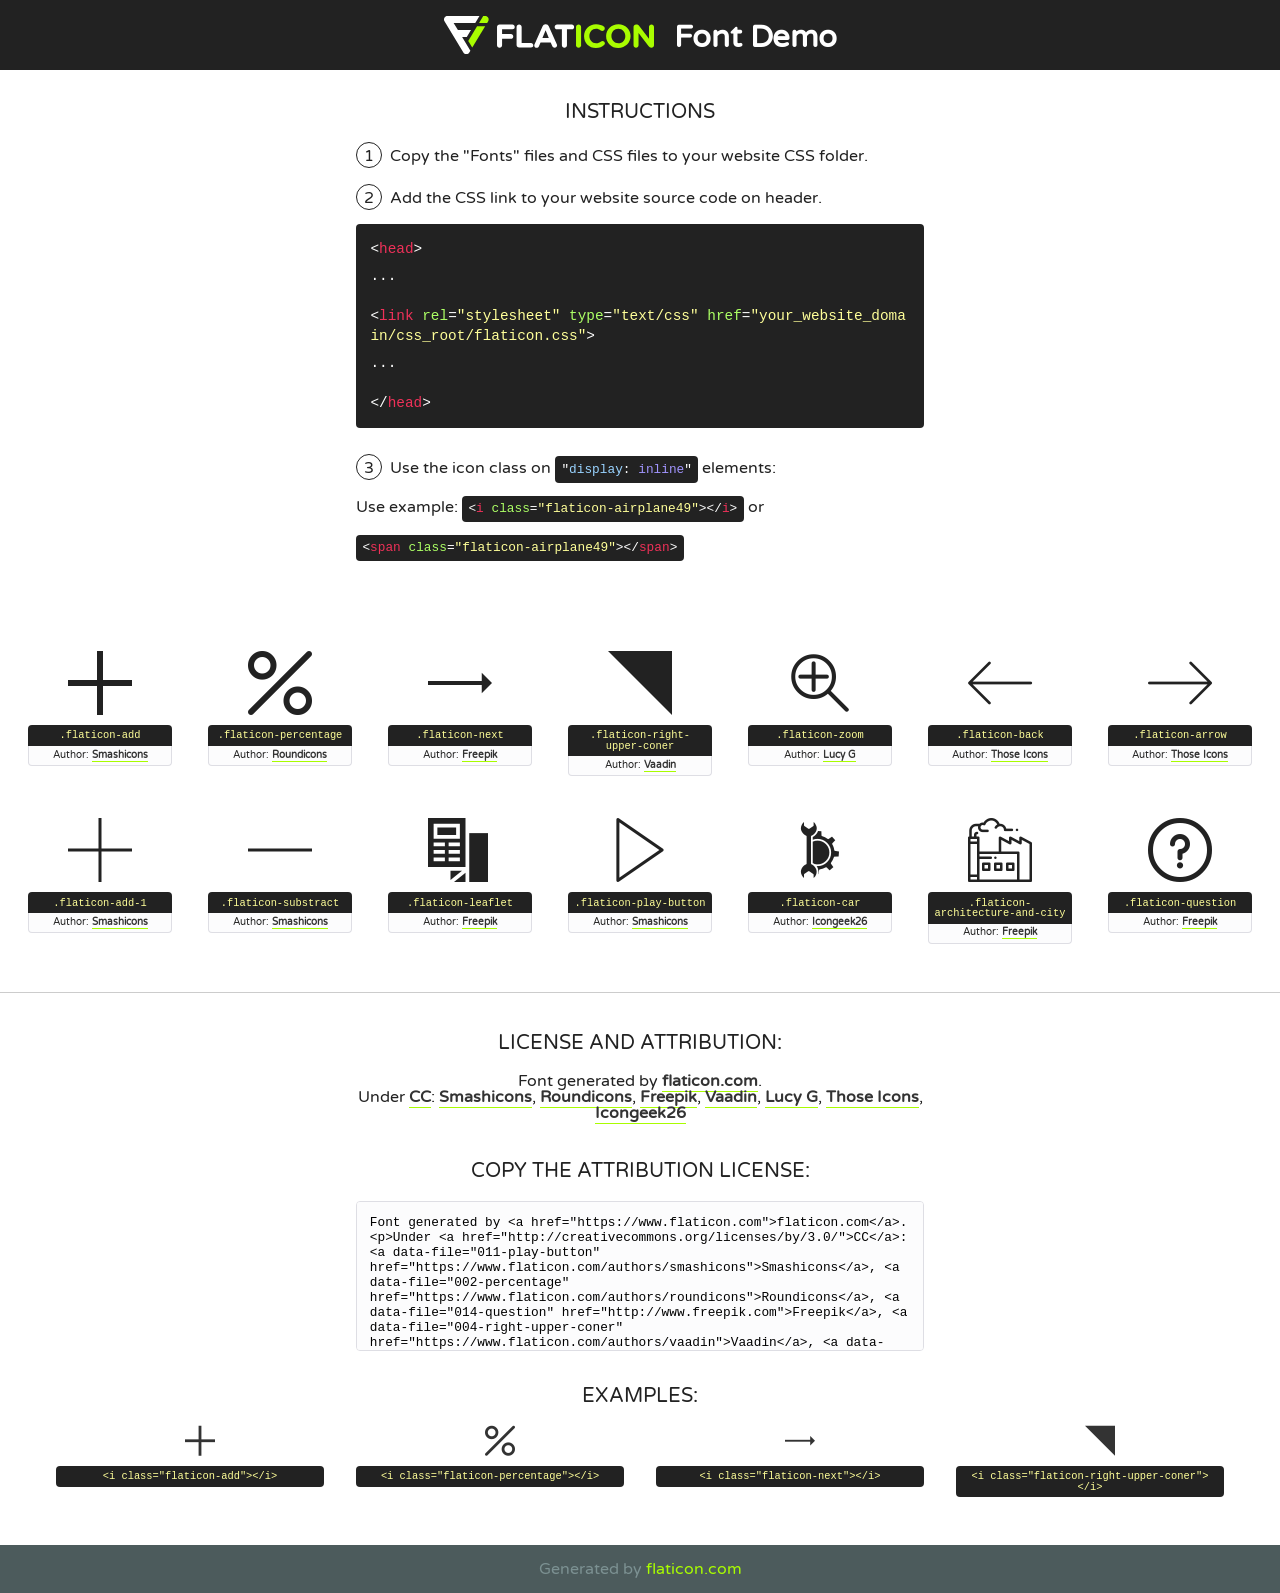
<file: fonts/flaticon/flaticon.html>
<!DOCTYPE html>
<!--
  Flaticon icon font: Flaticon
  Creation date: 18/04/2019 05:37
-->
<html>
<!DOCTYPE html>
<html>

<head>
    <title>Flaticon WebFont</title>
    <link href="http://fonts.googleapis.com/css?family=Varela+Round" rel="stylesheet" type="text/css" />
    <link rel="stylesheet" type="text/css" href="flaticon.css">
    <meta charset="UTF-8">
    <style>
    html, body, div, span, applet, object, iframe,
    h1, h2, h3, h4, h5, h6, p, blockquote, pre,
    a, abbr, acronym, address, big, cite, code,
    del, dfn, em, img, ins, kbd, q, s, samp,
    small, strike, strong, sub, sup, tt, var,
    b, u, i, center,
    dl, dt, dd, ol, ul, li,
    fieldset, form, label, legend,
    table, caption, tbody, tfoot, thead, tr, th, td,
    article, aside, canvas, details, embed, 
    figure, figcaption, footer, header, hgroup, 
    menu, nav, output, ruby, section, summary,
    time, mark, audio, video {
        margin: 0;
        padding: 0;
        border: 0;
        font-size: 100%;
        font: inherit;
        vertical-align: baseline;
    }
    /* HTML5 display-role reset for older browsers */
    article, aside, details, figcaption, figure, 
    footer, header, hgroup, menu, nav, section {
        display: block;
    }
    body {
        line-height: 1;
    }
    ol, ul {
        list-style: none;
    }
    blockquote, q {
        quotes: none;
    }
    blockquote:before, blockquote:after,
    q:before, q:after {
        content: '';
        content: none;
    }
    table {
        border-collapse: collapse;
        border-spacing: 0;
    }
    body {
        font-family: 'Varela Round', Helvetica, Arial, sans-serif;
        font-size: 16px;
        color: #222;
    }
    a {
        color: #333;
        border-bottom: 1px solid #a9fd00;
        font-weight: bold;
        text-decoration: none;
    }
    * {
        -moz-box-sizing: border-box;
        -webkit-box-sizing: border-box;
        box-sizing: border-box;
        margin: 0;
        padding: 0;
    }
    [class^="flaticon-"]:before, [class*=" flaticon-"]:before, [class^="flaticon-"]:after, [class*=" flaticon-"]:after {
        font-family: Flaticon;
        font-size: 30px;
        font-style: normal;
        margin-left: 20px;
        color: #333;
    }
    .wrapper {
        max-width: 600px;
        margin: auto;
        padding: 0 1em;
    }
    .title {
        font-size: 1.25em;
        text-align: center;
        margin-bottom: 1em;
        text-transform: uppercase;
    }
    header {
        text-align: center;
        background-color: #222;
        color: #fff;
        padding: 1em;
    }
    header .logo {
        width: 210px;
        height: 38px;
        display: inline-block;
        vertical-align: middle;
        margin-right: 1em;
        border: none;
    }
    header strong {
        font-size: 1.95em;
        font-weight: bold;
        vertical-align: middle;
        margin-top: 5px;
        display: inline-block;
    }
    .demo {
        margin: 2em auto;
        line-height: 1.25em;
    }
    .demo ul li {
        margin-bottom: 1em;
    }
    .demo ul li .num {
        color: #222;
        border-radius: 20px;
        display: inline-block;
        width: 26px;
        padding: 3px;
        height: 26px;
        text-align: center;
        margin-right: 0.5em;
        border: 1px solid #222;
    }
    .demo ul li code {
        background-color: #222;
        border-radius: 4px;
        padding: 0.25em 0.5em;
        display: inline-block;
        color: #fff;
        font-family: Consolas,Monaco,Lucida Console,Liberation Mono,DejaVu Sans Mono,Bitstream Vera Sans Mono,Courier New, monospace;
        font-weight: lighter;
        margin-top: 1em;
        font-size: 0.8em;
        word-break: break-all;
    }
    .demo ul li code.big {
        padding: 1em;
        font-size: 0.9em;
    }
    .demo ul li code .red {
        color: #EF3159;
    }
    .demo ul li code .green {
        color: #ACFF65;
    }
    .demo ul li code .yellow {
        color: #FFFF99;
    }
    .demo ul li code .blue {
        color: #99D3FF;
    }
    .demo ul li code .purple {
        color: #A295FF;
    }
    .demo ul li code .dots {
        margin-top: 0.5em;
        display: block;
    }
    #glyphs {
        border-bottom: 1px solid #ccc;
        padding: 2em 0;
        text-align: center;
    }
    .glyph {
        display: inline-block;
        width: 9em;
        margin: 1em;
        text-align: center;
        vertical-align: top;
        background: #FFF;
    }
    .glyph .glyph-icon {
        padding: 10px;
        display: block;
        font-family:"Flaticon";
        font-size: 64px;
        line-height: 1;
    }
    .glyph .glyph-icon:before {
        font-size: 64px;
        color: #222;
        margin-left: 0;
    }
    .class-name {
        font-size: 0.65em;
        background-color: #222;
        color: #fff;
        border-radius: 4px 4px 0 0;
        padding: 0.5em;
        color: #FFFF99;
        font-family: Consolas,Monaco,Lucida Console,Liberation Mono,DejaVu Sans Mono,Bitstream Vera Sans Mono,Courier New, monospace;
    }
    .author-name {
        font-size: 0.6em;
        background-color: #fcfcfd;
        border: 1px solid #DEDEE4;
        border-top: 0;
        border-radius: 0 0 4px 4px;
        padding: 0.5em;
    }
    .class-name:last-child {
        font-size: 10px;
        color:#888;
    }
    .class-name:last-child a {
        font-size: 10px;
        color:#555;
    }
    .class-name:last-child a:hover {
        color:#a9fd00;
    }
    .glyph > input {
        display: block;
        width: 100px;
        margin: 5px auto;
        text-align: center;
        font-size: 12px;
        cursor: text;
    }
    .glyph > input.icon-input {
        font-family:"Flaticon";
        font-size: 16px;
        margin-bottom: 10px;
    }
    .attribution .title {
        margin-top: 2em;
    }
    .attribution textarea {
        background-color: #fcfcfd;
        padding: 1em;
        border: none;
        box-shadow: none;
        border: 1px solid #DEDEE4;
        border-radius: 4px;
        resize: none;
        width: 100%;
        height: 150px;
        font-size: 0.8em;
        font-family: Consolas,Monaco,Lucida Console,Liberation Mono,DejaVu Sans Mono,Bitstream Vera Sans Mono,Courier New, monospace;
        -webkit-appearance: none;
    }
    .iconsuse {
        margin: 2em auto;
        text-align: center;
        max-width: 1200px;
    }
    .iconsuse:after {
        content: '';
        display: table;
        clear: both;
    }
    .iconsuse .image {
        float: left;
        width: 25%;
        padding: 0 1em;
    }
    .iconsuse .image p {
        margin-bottom: 1em;
    }
    .iconsuse .image span {
        display: block;
        font-size: 0.65em;
        background-color: #222;
        color: #fff;
        border-radius: 4px;
        padding: 0.5em;
        color: #FFFF99;
        margin-top: 1em;
        font-family: Consolas,Monaco,Lucida Console,Liberation Mono,DejaVu Sans Mono,Bitstream Vera Sans Mono,Courier New, monospace;
    }
    #footer {
        text-align: center;
        background-color: #4C5B5C;
        color: #7c9192;
        padding: 1em;
    }
    #footer a {
        border: none;
        color: #a9fd00;
        font-weight: normal;
    }
    @media (max-width: 960px) {
        .iconsuse .image {
            width: 50%;
        }
    }
    @media (max-width: 560px) {
        .iconsuse .image {
            width: 100%;
        }
    }
    </style>
</head>

<body class="characters-off">

    <header>
        <a href="https://www.flaticon.com" target="_blank" class="logo">
            <svg version="1.1" xmlns="http://www.w3.org/2000/svg" xmlns:xlink="http://www.w3.org/1999/xlink" xmlns:a="http://ns.adobe.com/AdobeSVGViewerExtensions/3.0/" viewBox="0 0 560.875 102.036" enable-background="new 0 0 560.875 102.036" xml:space="preserve">
                <defs>
                </defs>
                <g>
                    <g class="letters">
                        <path fill="#ffffff" d="M141.596,29.675c0-3.777,2.985-6.767,6.764-6.767h34.438c3.426,0,6.15,2.728,6.15,6.15
                        c0,3.43-2.724,6.149-6.15,6.149h-27.674v13.091h23.719c3.429,0,6.151,2.724,6.151,6.15c0,3.43-2.723,6.149-6.151,6.149h-23.719
                        v17.574c0,3.773-2.986,6.761-6.764,6.761c-3.779,0-6.764-2.989-6.764-6.761V29.675z"></path>
                        <path fill="#ffffff" d="M193.844,29.149c0-3.781,2.985-6.767,6.764-6.767c3.776,0,6.763,2.985,6.763,6.767v42.957h25.039
                        c3.426,0,6.149,2.726,6.149,6.153c0,3.425-2.723,6.15-6.149,6.15h-31.802c-3.779,0-6.764-2.986-6.764-6.768V29.149z"></path>
                        <path fill="#ffffff" d="M241.891,75.71l21.438-48.407c1.492-3.341,4.215-5.357,7.906-5.357h0.792
                        c3.686,0,6.323,2.017,7.815,5.357l21.439,48.407c0.436,0.967,0.701,1.845,0.701,2.723c0,3.602-2.809,6.501-6.414,6.501
                        c-3.161,0-5.269-1.845-6.499-4.655l-4.132-9.661h-27.059l-4.301,10.102c-1.144,2.631-3.426,4.214-6.237,4.214
                        c-3.517,0-6.24-2.81-6.24-6.325C241.1,77.64,241.451,76.677,241.891,75.71z M279.932,58.666l-8.521-20.297l-8.526,20.297H279.932
                        z"></path>
                        <path fill="#ffffff" d="M314.864,35.387H301.86c-3.429,0-6.239-2.813-6.239-6.238c0-3.429,2.811-6.24,6.239-6.24h39.533
                        c3.426,0,6.237,2.811,6.237,6.24c0,3.425-2.811,6.238-6.237,6.238h-13.001v42.785c0,3.773-2.99,6.761-6.764,6.761
                        c-3.779,0-6.764-2.989-6.764-6.761V35.387z"></path>
                        <path fill="#A9FD00" d="M352.615,29.149c0-3.781,2.985-6.767,6.767-6.767c3.774,0,6.761,2.985,6.761,6.767v49.024
                        c0,3.773-2.987,6.761-6.761,6.761c-3.781,0-6.767-2.989-6.767-6.761V29.149z"></path>
                        <path fill="#A9FD00" d="M374.132,53.836v-0.179c0-17.481,13.178-31.801,32.065-31.801c9.22,0,15.459,2.458,20.557,6.238
                        c1.402,1.054,2.637,2.985,2.637,5.357c0,3.692-2.985,6.59-6.681,6.59c-1.845,0-3.071-0.702-4.044-1.319
                        c-3.776-2.813-7.729-4.393-12.562-4.393c-10.364,0-17.831,8.611-17.831,19.154v0.173c0,10.542,7.291,19.329,17.831,19.329
                        c5.715,0,9.492-1.756,13.359-4.834c1.049-0.874,2.458-1.491,4.039-1.491c3.429,0,6.325,2.813,6.325,6.236
                        c0,2.106-1.056,3.78-2.282,4.834c-5.539,4.834-12.036,7.733-21.878,7.733C387.572,85.464,374.132,71.493,374.132,53.836z"></path>
                        <path fill="#A9FD00" d="M433.009,53.836v-0.179c0-17.481,13.79-31.801,32.766-31.801c18.981,0,32.592,14.143,32.592,31.628v0.173
                        c0,17.483-13.785,31.807-32.769,31.807C446.625,85.464,433.009,71.32,433.009,53.836z M484.224,53.836v-0.179
                        c0-10.539-7.725-19.326-18.626-19.326c-10.893,0-18.449,8.611-18.449,19.154v0.173c0,10.542,7.73,19.329,18.626,19.329
                        C476.676,72.986,484.224,64.378,484.224,53.836z"></path>
                        <path fill="#A9FD00" d="M506.233,29.321c0-3.774,2.99-6.763,6.767-6.763h1.401c3.252,0,5.183,1.583,7.029,3.953l26.093,34.265
                        V29.059c0-3.692,2.99-6.677,6.681-6.677c3.683,0,6.671,2.985,6.671,6.677v48.934c0,3.78-2.987,6.765-6.764,6.765h-0.436
                        c-3.257,0-5.188-1.581-7.034-3.953l-27.056-35.492v32.944c0,3.687-2.985,6.676-6.678,6.676c-3.683,0-6.673-2.989-6.673-6.676
                        V29.321z"></path>
                    </g>
                    <g class="insignia">
                        <path fill="#ffffff" d="M48.372,56.137h12.517l11.156-18.537H37.186L25.688,18.539h57.825L94.668,0H9.271
                        C5.925,0,2.842,1.801,1.198,4.716c-1.644,2.907-1.593,6.482,0.134,9.343l50.38,83.501c1.678,2.781,4.689,4.476,7.938,4.476
                        c3.246,0,6.257-1.695,7.935-4.476l2.898-4.804L48.372,56.137z"></path>
                        <g class="i">
                            <path fill="#A9FD00" d="M93.575,18.539h0.031v0.004l21.652,0.004l2.705-4.488c1.727-2.861,1.778-6.436,0.133-9.343
                            C116.454,1.801,113.371,0,110.026,0h-5.294L93.575,18.539z"></path>
                            <polygon fill="#A9FD00" points="88.291,27.356 64.725,66.486 75.519,84.404 109.942,27.356"></polygon>
                        </g>
                    </g>
                </g>
            </svg>
        </a>
        <strong>Font Demo</strong>
    </header>


    <section class="demo wrapper">

        <p class="title">Instructions</p>

        <ul>
            <li>
                <span class="num">1</span>Copy the "Fonts" files and CSS files to your website CSS folder.
            </li>
            <li>
                <span class="num">2</span>Add the CSS link to your website source code on header.
                <code class="big">
                    &lt;<span class="red">head</span>&gt;
                    <br/><span class="dots">...</span>
                    <br/>&lt;<span class="red">link</span> <span class="green">rel</span>=<span class="yellow">"stylesheet"</span> <span class="green">type</span>=<span class="yellow">"text/css"</span> <span class="green">href</span>=<span class="yellow">"your_website_domain/css_root/flaticon.css"</span>&gt;
                    <br/><span class="dots">...</span>
                    <br/>&lt;/<span class="red">head</span>&gt;
                </code>
            </li>

            <li>
                <p>
                    <span class="num">3</span>Use the icon class on <code>"<span class="blue">display</span>:<span class="purple"> inline</span>"</code> elements:
                    <br />
                    Use example: <code>&lt;<span class="red">i</span> <span class="green">class</span>=<span class="yellow">&quot;flaticon-airplane49&quot;</span>&gt;&lt;/<span class="red">i</span>&gt;</code> or <code>&lt;<span class="red">span</span> <span class="green">class</span>=<span class="yellow">&quot;flaticon-airplane49&quot;</span>&gt;&lt;/<span class="red">span</span>&gt;</code>
            </li>
        </ul>

    </section>




   <section id="glyphs">          
    
      
        <div class="glyph"><div class="glyph-icon flaticon-add"></div>
            <div class="class-name">.flaticon-add</div>
            <div class="author-name">Author: <a data-file="001-add" href="https://www.flaticon.com/authors/smashicons">Smashicons</a> </div> 
        </div>        
        
        <div class="glyph"><div class="glyph-icon flaticon-percentage"></div>
            <div class="class-name">.flaticon-percentage</div>
            <div class="author-name">Author: <a data-file="002-percentage" href="https://www.flaticon.com/authors/roundicons">Roundicons</a> </div> 
        </div>        
        
        <div class="glyph"><div class="glyph-icon flaticon-next"></div>
            <div class="class-name">.flaticon-next</div>
            <div class="author-name">Author: <a data-file="003-next" href="http://www.freepik.com">Freepik</a> </div> 
        </div>        
        
        <div class="glyph"><div class="glyph-icon flaticon-right-upper-coner"></div>
            <div class="class-name">.flaticon-right-upper-coner</div>
            <div class="author-name">Author: <a data-file="004-right-upper-coner" href="https://www.flaticon.com/authors/vaadin">Vaadin</a> </div> 
        </div>        
        
        <div class="glyph"><div class="glyph-icon flaticon-zoom"></div>
            <div class="class-name">.flaticon-zoom</div>
            <div class="author-name">Author: <a data-file="005-zoom" href="https://www.flaticon.com/authors/lucy-g">Lucy G</a> </div> 
        </div>        
        
        <div class="glyph"><div class="glyph-icon flaticon-back"></div>
            <div class="class-name">.flaticon-back</div>
            <div class="author-name">Author: <a data-file="006-back" href="https://www.flaticon.com/authors/those-icons">Those Icons</a> </div> 
        </div>        
        
        <div class="glyph"><div class="glyph-icon flaticon-arrow"></div>
            <div class="class-name">.flaticon-arrow</div>
            <div class="author-name">Author: <a data-file="007-arrow" href="https://www.flaticon.com/authors/those-icons">Those Icons</a> </div> 
        </div>        
        
        <div class="glyph"><div class="glyph-icon flaticon-add-1"></div>
            <div class="class-name">.flaticon-add-1</div>
            <div class="author-name">Author: <a data-file="008-add-1" href="https://www.flaticon.com/authors/smashicons">Smashicons</a> </div> 
        </div>        
        
        <div class="glyph"><div class="glyph-icon flaticon-substract"></div>
            <div class="class-name">.flaticon-substract</div>
            <div class="author-name">Author: <a data-file="009-substract" href="https://www.flaticon.com/authors/smashicons">Smashicons</a> </div> 
        </div>        
        
        <div class="glyph"><div class="glyph-icon flaticon-leaflet"></div>
            <div class="class-name">.flaticon-leaflet</div>
            <div class="author-name">Author: <a data-file="010-leaflet" href="http://www.freepik.com">Freepik</a> </div> 
        </div>        
        
        <div class="glyph"><div class="glyph-icon flaticon-play-button"></div>
            <div class="class-name">.flaticon-play-button</div>
            <div class="author-name">Author: <a data-file="011-play-button" href="https://www.flaticon.com/authors/smashicons">Smashicons</a> </div> 
        </div>        
        
        <div class="glyph"><div class="glyph-icon flaticon-car"></div>
            <div class="class-name">.flaticon-car</div>
            <div class="author-name">Author: <a data-file="012-car" href="https://www.flaticon.com/authors/icongeek26">Icongeek26</a> </div> 
        </div>        
        
        <div class="glyph"><div class="glyph-icon flaticon-architecture-and-city"></div>
            <div class="class-name">.flaticon-architecture-and-city</div>
            <div class="author-name">Author: <a data-file="013-architecture-and-city" href="http://www.freepik.com">Freepik</a> </div> 
        </div>        
        
        <div class="glyph"><div class="glyph-icon flaticon-question"></div>
            <div class="class-name">.flaticon-question</div>
            <div class="author-name">Author: <a data-file="014-question" href="http://www.freepik.com">Freepik</a> </div> 
        </div>        
        

    </section>



    <section class="attribution wrapper"   style="text-align:center;">

      <div class="title">License and attribution:</div><div class="attrDiv">Font generated by <a href="https://www.flaticon.com">flaticon.com</a>. <div><p>Under <a href="http://creativecommons.org/licenses/by/3.0/">CC</a>: <a data-file="011-play-button" href="https://www.flaticon.com/authors/smashicons">Smashicons</a>, <a data-file="002-percentage" href="https://www.flaticon.com/authors/roundicons">Roundicons</a>, <a data-file="014-question" href="http://www.freepik.com">Freepik</a>, <a data-file="004-right-upper-coner" href="https://www.flaticon.com/authors/vaadin">Vaadin</a>, <a data-file="005-zoom" href="https://www.flaticon.com/authors/lucy-g">Lucy G</a>, <a data-file="007-arrow" href="https://www.flaticon.com/authors/those-icons">Those Icons</a>, <a data-file="012-car" href="https://www.flaticon.com/authors/icongeek26">Icongeek26</a></p>  </div>
      </div>
      <div class="title">Copy the Attribution License:</div>

    <textarea onclick="this.focus();this.select();">Font generated by &lt;a href=&quot;https://www.flaticon.com&quot;&gt;flaticon.com&lt;/a&gt;. <p>Under <a href="http://creativecommons.org/licenses/by/3.0/">CC</a>: <a data-file="011-play-button" href="https://www.flaticon.com/authors/smashicons">Smashicons</a>, <a data-file="002-percentage" href="https://www.flaticon.com/authors/roundicons">Roundicons</a>, <a data-file="014-question" href="http://www.freepik.com">Freepik</a>, <a data-file="004-right-upper-coner" href="https://www.flaticon.com/authors/vaadin">Vaadin</a>, <a data-file="005-zoom" href="https://www.flaticon.com/authors/lucy-g">Lucy G</a>, <a data-file="007-arrow" href="https://www.flaticon.com/authors/those-icons">Those Icons</a>, <a data-file="012-car" href="https://www.flaticon.com/authors/icongeek26">Icongeek26</a></p>  
     </textarea>

    </section>

    <section class="iconsuse">

          <div class="title">Examples:</div>            
             
            <div class="image">
                <p>
                    <i class="glyph-icon flaticon-add"></i> 
                    <span>&lt;i class=&quot;flaticon-add&quot;&gt;&lt;/i&gt;</span>
                </p>
            </div>
            
            <div class="image">
                <p>
                    <i class="glyph-icon flaticon-percentage"></i> 
                    <span>&lt;i class=&quot;flaticon-percentage&quot;&gt;&lt;/i&gt;</span>
                </p>
            </div>
            
            <div class="image">
                <p>
                    <i class="glyph-icon flaticon-next"></i> 
                    <span>&lt;i class=&quot;flaticon-next&quot;&gt;&lt;/i&gt;</span>
                </p>
            </div>
            
            <div class="image">
                <p>
                    <i class="glyph-icon flaticon-right-upper-coner"></i> 
                    <span>&lt;i class=&quot;flaticon-right-upper-coner&quot;&gt;&lt;/i&gt;</span>
                </p>
            </div>
                       
        </div>
                            
    </section>

<div id="footer">
    <div>Generated by <a href="https://www.flaticon.com">flaticon.com</a>
    </div>
</div>



</body>
</html>
</file>
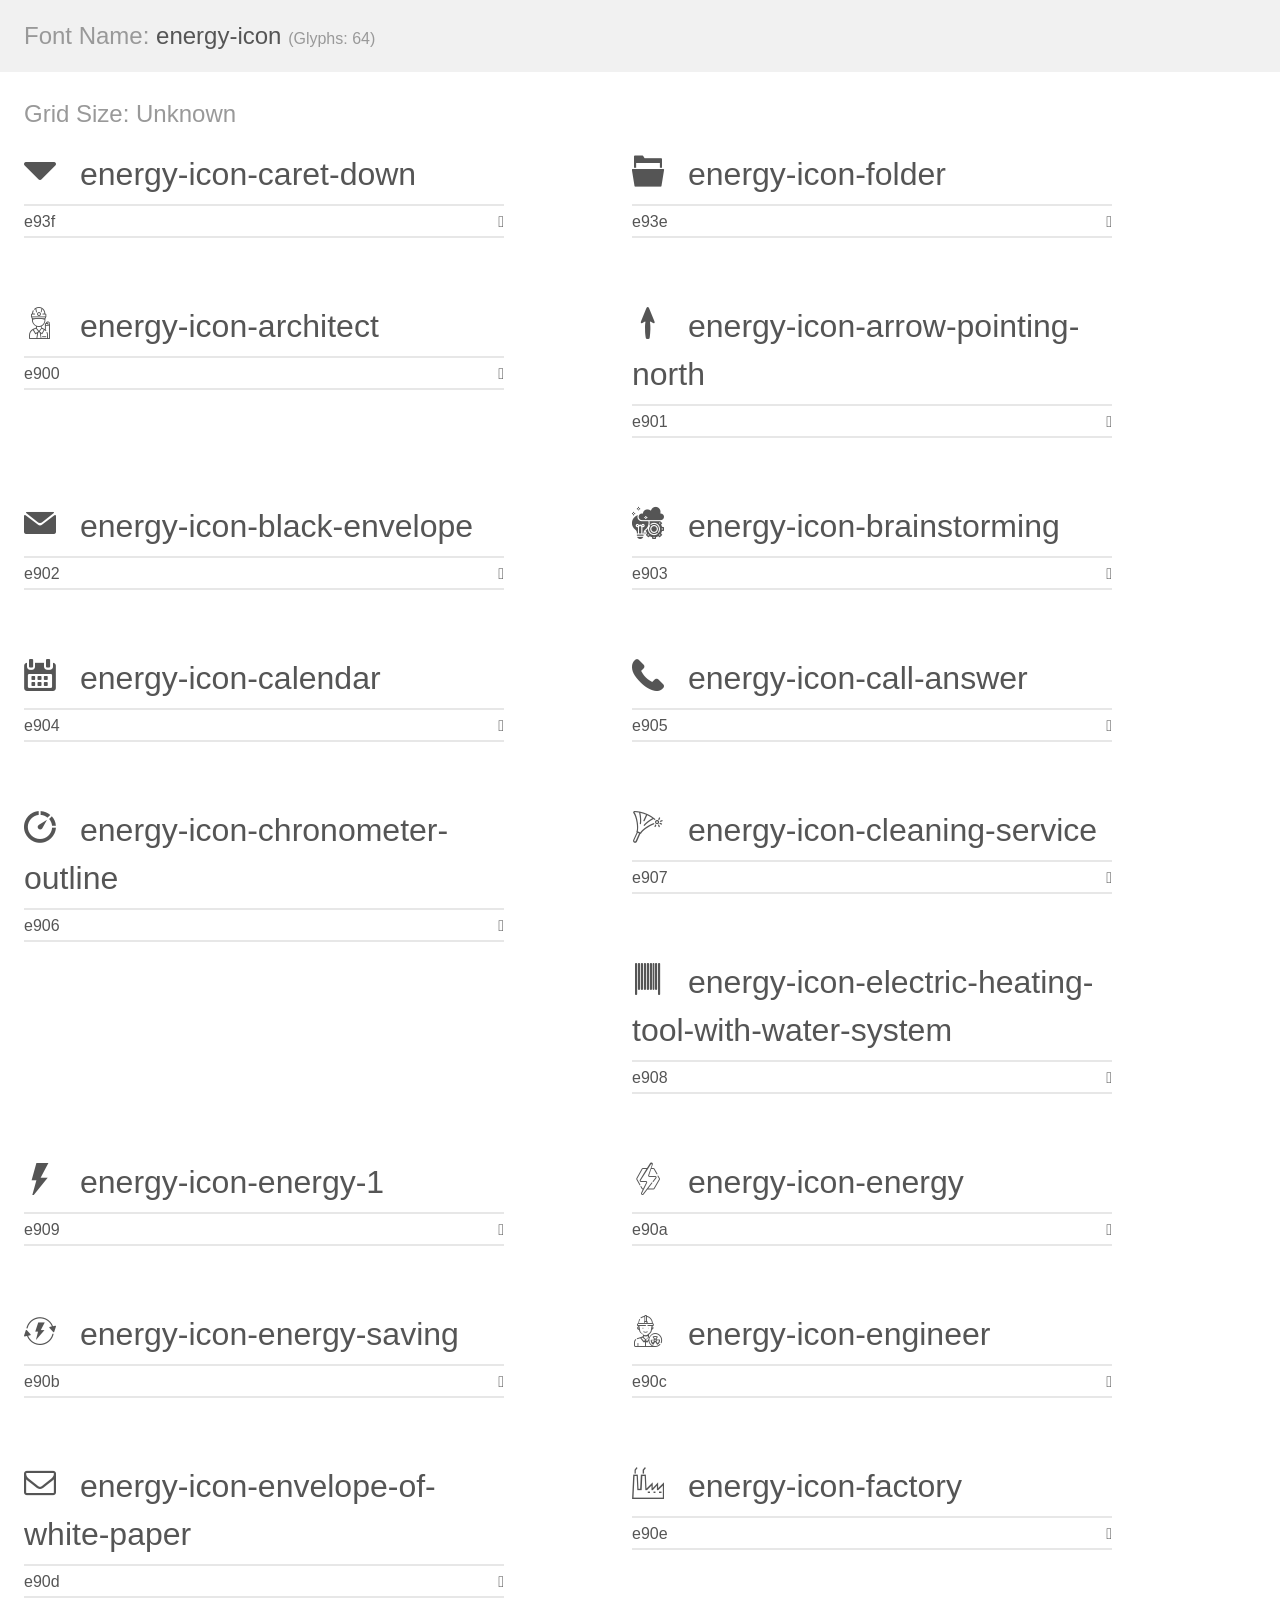
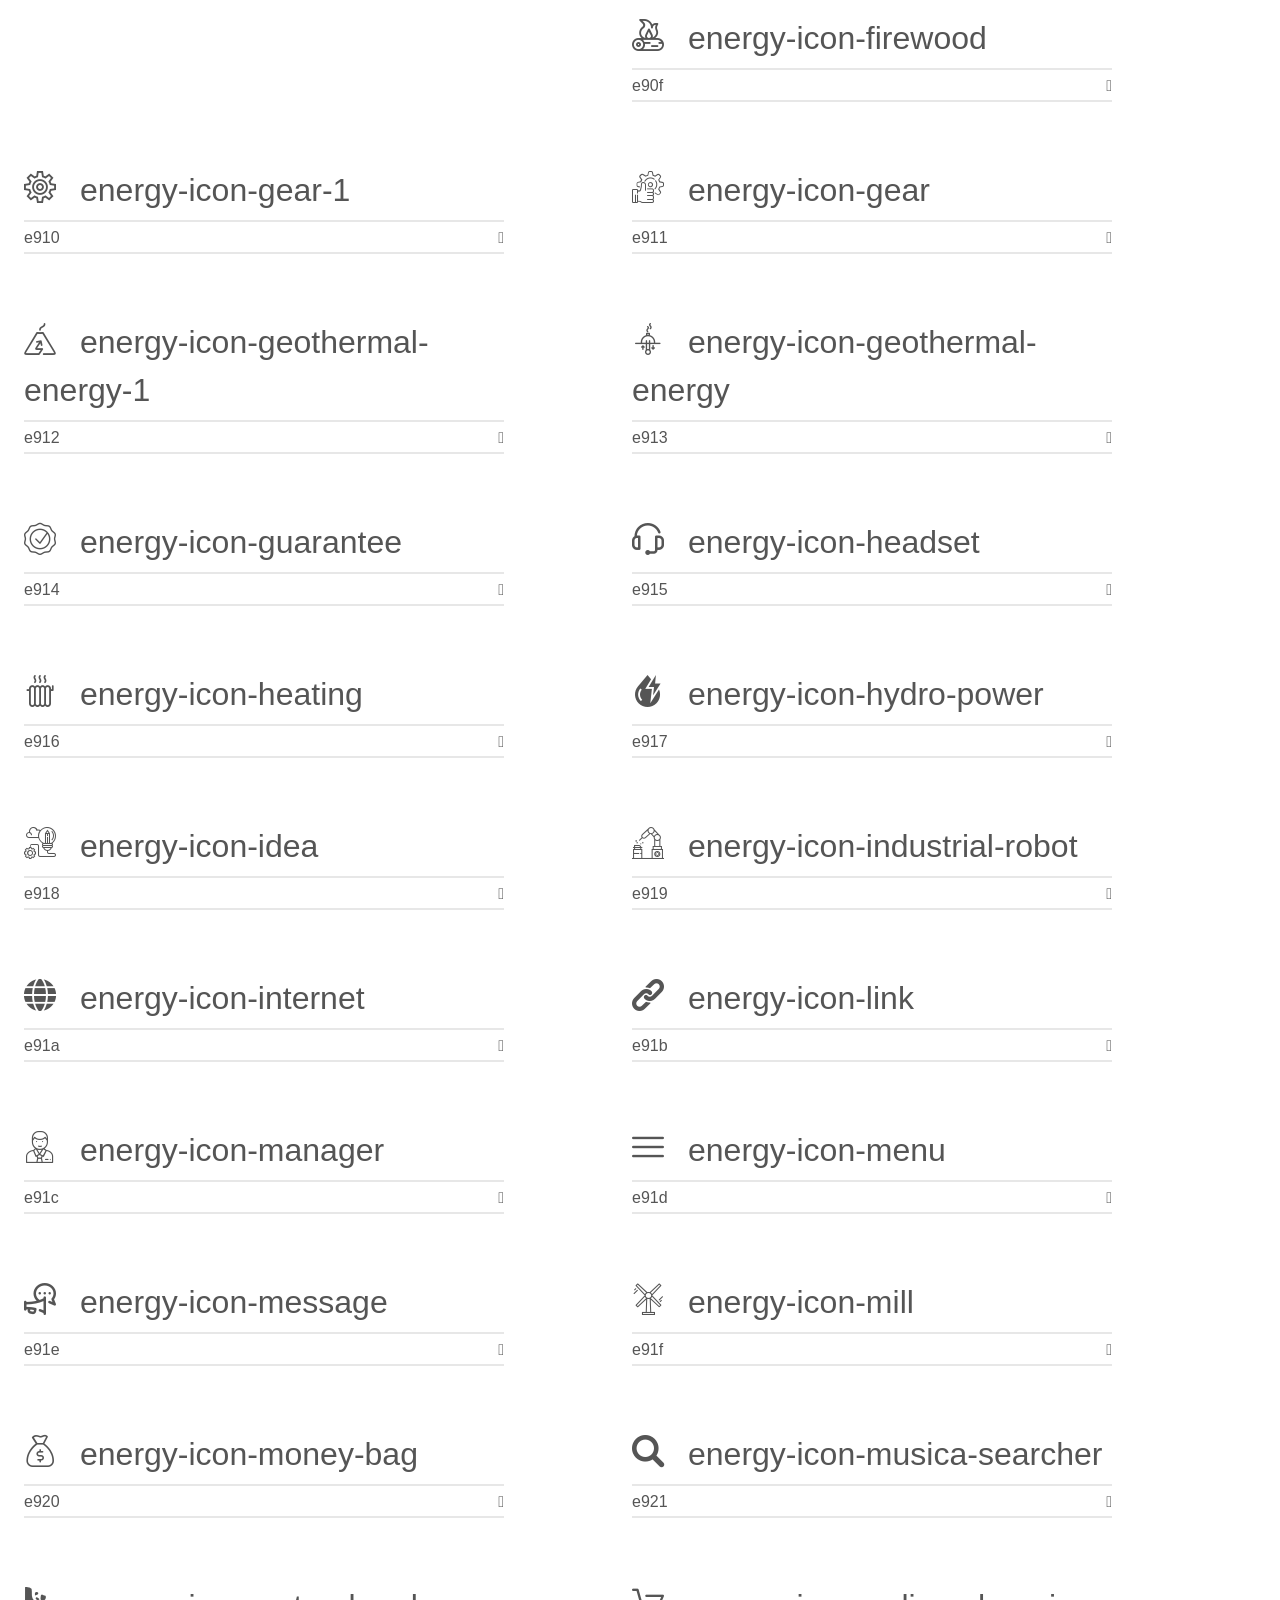
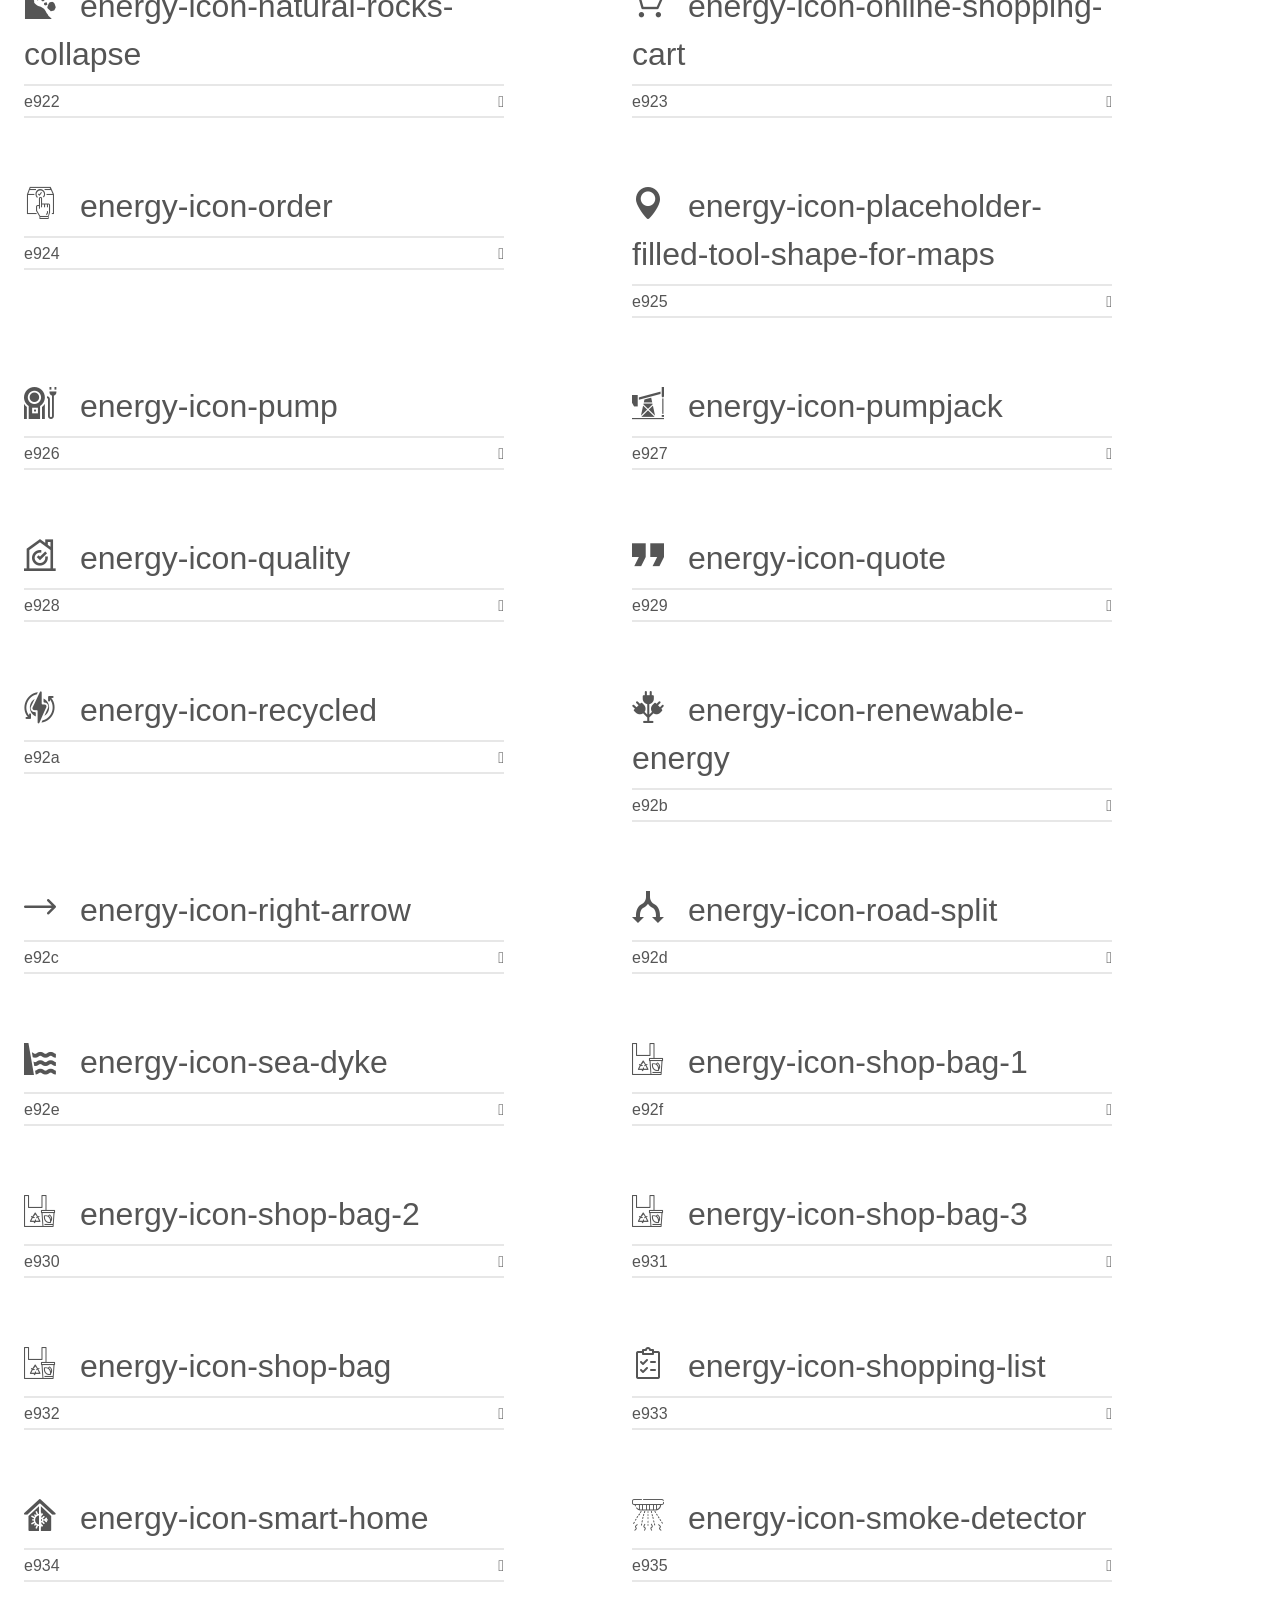
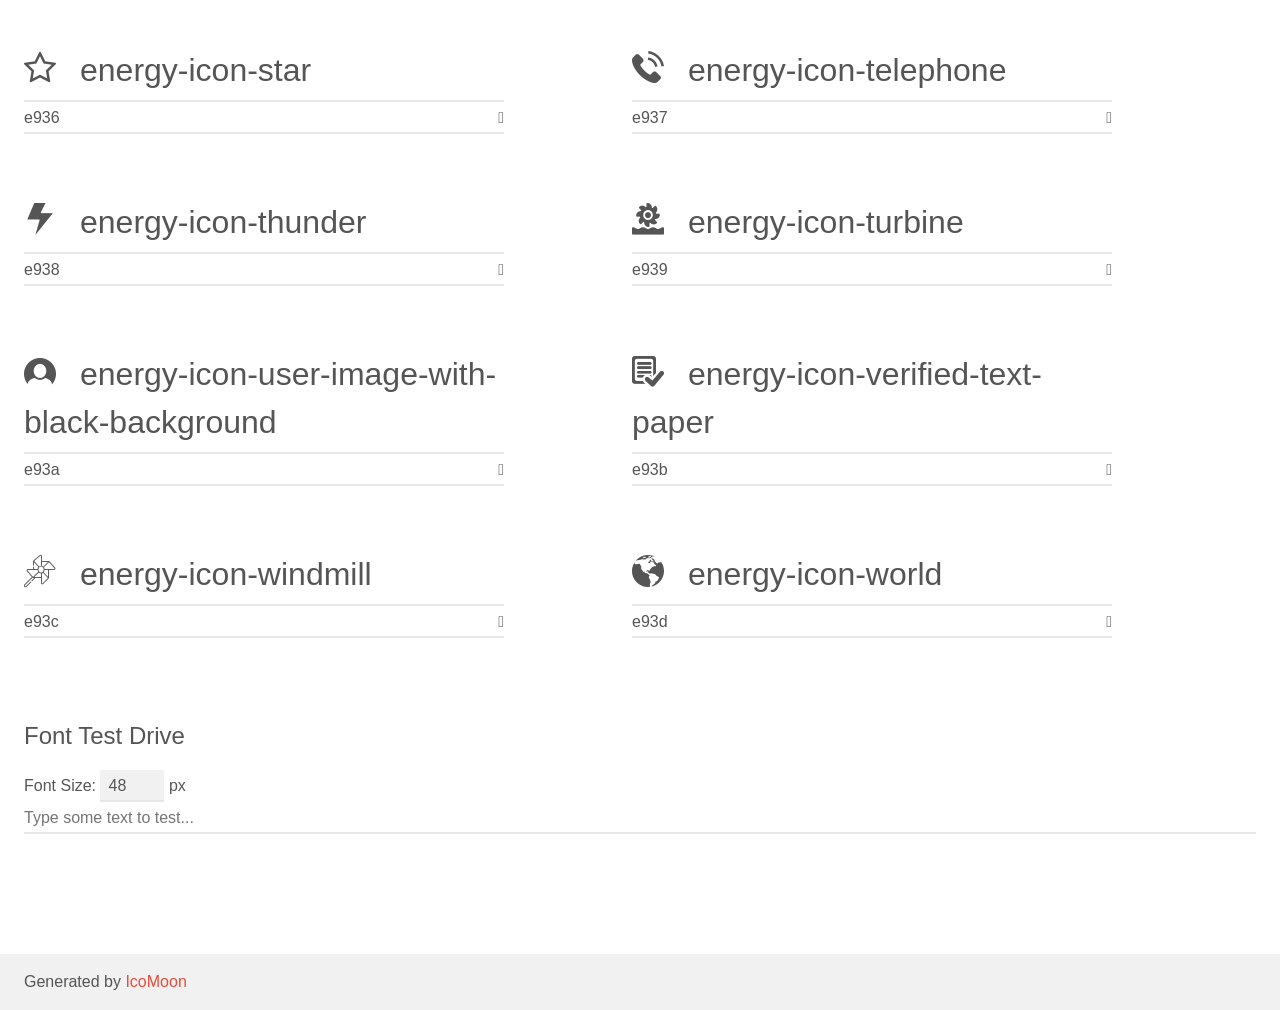
<file: plugins/energy-icon/demo.html>
<!doctype html>
<html>
<head>
    <meta charset="utf-8">
    <title>IcoMoon Demo</title>
    <meta name="description" content="An Icon Font Generated By IcoMoon.io">
    <meta name="viewport" content="width=device-width, initial-scale=1">
    <link rel="stylesheet" href="demo-files/demo.css">
    <link rel="stylesheet" href="style.css"></head>
<body>
    <div class="bgc1 clearfix">
        <h1 class="mhmm mvm"><span class="fgc1">Font Name:</span> energy-icon <small class="fgc1">(Glyphs:&nbsp;64)</small></h1>
    </div>
    <div class="clearfix mhl ptl">
        <h1 class="mvm mtn fgc1">Grid Size: Unknown</h1>
        <div class="glyph fs1">
            <div class="clearfix bshadow0 pbs">
                <span class="energy-icon-caret-down">
                
                </span>
                <span class="mls"> energy-icon-caret-down</span>
            </div>
            <fieldset class="fs0 size1of1 clearfix hidden-false">
                <input type="text" readonly value="e93f" class="unit size1of2" />
                <input type="text" maxlength="1" readonly value="&#xe93f;" class="unitRight size1of2 talign-right" />
            </fieldset>
            <div class="fs0 bshadow0 clearfix hidden-true">
                <span class="unit pvs fgc1">liga: </span>
                <input type="text" readonly value="" class="liga unitRight" />
            </div>
        </div>
        <div class="glyph fs1">
            <div class="clearfix bshadow0 pbs">
                <span class="energy-icon-folder">
                
                </span>
                <span class="mls"> energy-icon-folder</span>
            </div>
            <fieldset class="fs0 size1of1 clearfix hidden-false">
                <input type="text" readonly value="e93e" class="unit size1of2" />
                <input type="text" maxlength="1" readonly value="&#xe93e;" class="unitRight size1of2 talign-right" />
            </fieldset>
            <div class="fs0 bshadow0 clearfix hidden-true">
                <span class="unit pvs fgc1">liga: </span>
                <input type="text" readonly value="" class="liga unitRight" />
            </div>
        </div>
        <div class="glyph fs1">
            <div class="clearfix bshadow0 pbs">
                <span class="energy-icon-architect">
                
                </span>
                <span class="mls"> energy-icon-architect</span>
            </div>
            <fieldset class="fs0 size1of1 clearfix hidden-false">
                <input type="text" readonly value="e900" class="unit size1of2" />
                <input type="text" maxlength="1" readonly value="&#xe900;" class="unitRight size1of2 talign-right" />
            </fieldset>
            <div class="fs0 bshadow0 clearfix hidden-true">
                <span class="unit pvs fgc1">liga: </span>
                <input type="text" readonly value="" class="liga unitRight" />
            </div>
        </div>
        <div class="glyph fs1">
            <div class="clearfix bshadow0 pbs">
                <span class="energy-icon-arrow-pointing-north">
                
                </span>
                <span class="mls"> energy-icon-arrow-pointing-north</span>
            </div>
            <fieldset class="fs0 size1of1 clearfix hidden-false">
                <input type="text" readonly value="e901" class="unit size1of2" />
                <input type="text" maxlength="1" readonly value="&#xe901;" class="unitRight size1of2 talign-right" />
            </fieldset>
            <div class="fs0 bshadow0 clearfix hidden-true">
                <span class="unit pvs fgc1">liga: </span>
                <input type="text" readonly value="" class="liga unitRight" />
            </div>
        </div>
        <div class="glyph fs1">
            <div class="clearfix bshadow0 pbs">
                <span class="energy-icon-black-envelope">
                
                </span>
                <span class="mls"> energy-icon-black-envelope</span>
            </div>
            <fieldset class="fs0 size1of1 clearfix hidden-false">
                <input type="text" readonly value="e902" class="unit size1of2" />
                <input type="text" maxlength="1" readonly value="&#xe902;" class="unitRight size1of2 talign-right" />
            </fieldset>
            <div class="fs0 bshadow0 clearfix hidden-true">
                <span class="unit pvs fgc1">liga: </span>
                <input type="text" readonly value="" class="liga unitRight" />
            </div>
        </div>
        <div class="glyph fs1">
            <div class="clearfix bshadow0 pbs">
                <span class="energy-icon-brainstorming">
                
                </span>
                <span class="mls"> energy-icon-brainstorming</span>
            </div>
            <fieldset class="fs0 size1of1 clearfix hidden-false">
                <input type="text" readonly value="e903" class="unit size1of2" />
                <input type="text" maxlength="1" readonly value="&#xe903;" class="unitRight size1of2 talign-right" />
            </fieldset>
            <div class="fs0 bshadow0 clearfix hidden-true">
                <span class="unit pvs fgc1">liga: </span>
                <input type="text" readonly value="" class="liga unitRight" />
            </div>
        </div>
        <div class="glyph fs1">
            <div class="clearfix bshadow0 pbs">
                <span class="energy-icon-calendar">
                
                </span>
                <span class="mls"> energy-icon-calendar</span>
            </div>
            <fieldset class="fs0 size1of1 clearfix hidden-false">
                <input type="text" readonly value="e904" class="unit size1of2" />
                <input type="text" maxlength="1" readonly value="&#xe904;" class="unitRight size1of2 talign-right" />
            </fieldset>
            <div class="fs0 bshadow0 clearfix hidden-true">
                <span class="unit pvs fgc1">liga: </span>
                <input type="text" readonly value="" class="liga unitRight" />
            </div>
        </div>
        <div class="glyph fs1">
            <div class="clearfix bshadow0 pbs">
                <span class="energy-icon-call-answer">
                
                </span>
                <span class="mls"> energy-icon-call-answer</span>
            </div>
            <fieldset class="fs0 size1of1 clearfix hidden-false">
                <input type="text" readonly value="e905" class="unit size1of2" />
                <input type="text" maxlength="1" readonly value="&#xe905;" class="unitRight size1of2 talign-right" />
            </fieldset>
            <div class="fs0 bshadow0 clearfix hidden-true">
                <span class="unit pvs fgc1">liga: </span>
                <input type="text" readonly value="" class="liga unitRight" />
            </div>
        </div>
        <div class="glyph fs1">
            <div class="clearfix bshadow0 pbs">
                <span class="energy-icon-chronometer-outline">
                
                </span>
                <span class="mls"> energy-icon-chronometer-outline</span>
            </div>
            <fieldset class="fs0 size1of1 clearfix hidden-false">
                <input type="text" readonly value="e906" class="unit size1of2" />
                <input type="text" maxlength="1" readonly value="&#xe906;" class="unitRight size1of2 talign-right" />
            </fieldset>
            <div class="fs0 bshadow0 clearfix hidden-true">
                <span class="unit pvs fgc1">liga: </span>
                <input type="text" readonly value="" class="liga unitRight" />
            </div>
        </div>
        <div class="glyph fs1">
            <div class="clearfix bshadow0 pbs">
                <span class="energy-icon-cleaning-service">
                
                </span>
                <span class="mls"> energy-icon-cleaning-service</span>
            </div>
            <fieldset class="fs0 size1of1 clearfix hidden-false">
                <input type="text" readonly value="e907" class="unit size1of2" />
                <input type="text" maxlength="1" readonly value="&#xe907;" class="unitRight size1of2 talign-right" />
            </fieldset>
            <div class="fs0 bshadow0 clearfix hidden-true">
                <span class="unit pvs fgc1">liga: </span>
                <input type="text" readonly value="" class="liga unitRight" />
            </div>
        </div>
        <div class="glyph fs1">
            <div class="clearfix bshadow0 pbs">
                <span class="energy-icon-electric-heating-tool-with-water-system">
                
                </span>
                <span class="mls"> energy-icon-electric-heating-tool-with-water-system</span>
            </div>
            <fieldset class="fs0 size1of1 clearfix hidden-false">
                <input type="text" readonly value="e908" class="unit size1of2" />
                <input type="text" maxlength="1" readonly value="&#xe908;" class="unitRight size1of2 talign-right" />
            </fieldset>
            <div class="fs0 bshadow0 clearfix hidden-true">
                <span class="unit pvs fgc1">liga: </span>
                <input type="text" readonly value="" class="liga unitRight" />
            </div>
        </div>
        <div class="glyph fs1">
            <div class="clearfix bshadow0 pbs">
                <span class="energy-icon-energy-1">
                
                </span>
                <span class="mls"> energy-icon-energy-1</span>
            </div>
            <fieldset class="fs0 size1of1 clearfix hidden-false">
                <input type="text" readonly value="e909" class="unit size1of2" />
                <input type="text" maxlength="1" readonly value="&#xe909;" class="unitRight size1of2 talign-right" />
            </fieldset>
            <div class="fs0 bshadow0 clearfix hidden-true">
                <span class="unit pvs fgc1">liga: </span>
                <input type="text" readonly value="" class="liga unitRight" />
            </div>
        </div>
        <div class="glyph fs1">
            <div class="clearfix bshadow0 pbs">
                <span class="energy-icon-energy">
                
                </span>
                <span class="mls"> energy-icon-energy</span>
            </div>
            <fieldset class="fs0 size1of1 clearfix hidden-false">
                <input type="text" readonly value="e90a" class="unit size1of2" />
                <input type="text" maxlength="1" readonly value="&#xe90a;" class="unitRight size1of2 talign-right" />
            </fieldset>
            <div class="fs0 bshadow0 clearfix hidden-true">
                <span class="unit pvs fgc1">liga: </span>
                <input type="text" readonly value="" class="liga unitRight" />
            </div>
        </div>
        <div class="glyph fs1">
            <div class="clearfix bshadow0 pbs">
                <span class="energy-icon-energy-saving">
                
                </span>
                <span class="mls"> energy-icon-energy-saving</span>
            </div>
            <fieldset class="fs0 size1of1 clearfix hidden-false">
                <input type="text" readonly value="e90b" class="unit size1of2" />
                <input type="text" maxlength="1" readonly value="&#xe90b;" class="unitRight size1of2 talign-right" />
            </fieldset>
            <div class="fs0 bshadow0 clearfix hidden-true">
                <span class="unit pvs fgc1">liga: </span>
                <input type="text" readonly value="" class="liga unitRight" />
            </div>
        </div>
        <div class="glyph fs1">
            <div class="clearfix bshadow0 pbs">
                <span class="energy-icon-engineer">
                
                </span>
                <span class="mls"> energy-icon-engineer</span>
            </div>
            <fieldset class="fs0 size1of1 clearfix hidden-false">
                <input type="text" readonly value="e90c" class="unit size1of2" />
                <input type="text" maxlength="1" readonly value="&#xe90c;" class="unitRight size1of2 talign-right" />
            </fieldset>
            <div class="fs0 bshadow0 clearfix hidden-true">
                <span class="unit pvs fgc1">liga: </span>
                <input type="text" readonly value="" class="liga unitRight" />
            </div>
        </div>
        <div class="glyph fs1">
            <div class="clearfix bshadow0 pbs">
                <span class="energy-icon-envelope-of-white-paper">
                
                </span>
                <span class="mls"> energy-icon-envelope-of-white-paper</span>
            </div>
            <fieldset class="fs0 size1of1 clearfix hidden-false">
                <input type="text" readonly value="e90d" class="unit size1of2" />
                <input type="text" maxlength="1" readonly value="&#xe90d;" class="unitRight size1of2 talign-right" />
            </fieldset>
            <div class="fs0 bshadow0 clearfix hidden-true">
                <span class="unit pvs fgc1">liga: </span>
                <input type="text" readonly value="" class="liga unitRight" />
            </div>
        </div>
        <div class="glyph fs1">
            <div class="clearfix bshadow0 pbs">
                <span class="energy-icon-factory">
                
                </span>
                <span class="mls"> energy-icon-factory</span>
            </div>
            <fieldset class="fs0 size1of1 clearfix hidden-false">
                <input type="text" readonly value="e90e" class="unit size1of2" />
                <input type="text" maxlength="1" readonly value="&#xe90e;" class="unitRight size1of2 talign-right" />
            </fieldset>
            <div class="fs0 bshadow0 clearfix hidden-true">
                <span class="unit pvs fgc1">liga: </span>
                <input type="text" readonly value="" class="liga unitRight" />
            </div>
        </div>
        <div class="glyph fs1">
            <div class="clearfix bshadow0 pbs">
                <span class="energy-icon-firewood">
                
                </span>
                <span class="mls"> energy-icon-firewood</span>
            </div>
            <fieldset class="fs0 size1of1 clearfix hidden-false">
                <input type="text" readonly value="e90f" class="unit size1of2" />
                <input type="text" maxlength="1" readonly value="&#xe90f;" class="unitRight size1of2 talign-right" />
            </fieldset>
            <div class="fs0 bshadow0 clearfix hidden-true">
                <span class="unit pvs fgc1">liga: </span>
                <input type="text" readonly value="" class="liga unitRight" />
            </div>
        </div>
        <div class="glyph fs1">
            <div class="clearfix bshadow0 pbs">
                <span class="energy-icon-gear-1">
                
                </span>
                <span class="mls"> energy-icon-gear-1</span>
            </div>
            <fieldset class="fs0 size1of1 clearfix hidden-false">
                <input type="text" readonly value="e910" class="unit size1of2" />
                <input type="text" maxlength="1" readonly value="&#xe910;" class="unitRight size1of2 talign-right" />
            </fieldset>
            <div class="fs0 bshadow0 clearfix hidden-true">
                <span class="unit pvs fgc1">liga: </span>
                <input type="text" readonly value="" class="liga unitRight" />
            </div>
        </div>
        <div class="glyph fs1">
            <div class="clearfix bshadow0 pbs">
                <span class="energy-icon-gear">
                
                </span>
                <span class="mls"> energy-icon-gear</span>
            </div>
            <fieldset class="fs0 size1of1 clearfix hidden-false">
                <input type="text" readonly value="e911" class="unit size1of2" />
                <input type="text" maxlength="1" readonly value="&#xe911;" class="unitRight size1of2 talign-right" />
            </fieldset>
            <div class="fs0 bshadow0 clearfix hidden-true">
                <span class="unit pvs fgc1">liga: </span>
                <input type="text" readonly value="" class="liga unitRight" />
            </div>
        </div>
        <div class="glyph fs1">
            <div class="clearfix bshadow0 pbs">
                <span class="energy-icon-geothermal-energy-1">
                
                </span>
                <span class="mls"> energy-icon-geothermal-energy-1</span>
            </div>
            <fieldset class="fs0 size1of1 clearfix hidden-false">
                <input type="text" readonly value="e912" class="unit size1of2" />
                <input type="text" maxlength="1" readonly value="&#xe912;" class="unitRight size1of2 talign-right" />
            </fieldset>
            <div class="fs0 bshadow0 clearfix hidden-true">
                <span class="unit pvs fgc1">liga: </span>
                <input type="text" readonly value="" class="liga unitRight" />
            </div>
        </div>
        <div class="glyph fs1">
            <div class="clearfix bshadow0 pbs">
                <span class="energy-icon-geothermal-energy">
                
                </span>
                <span class="mls"> energy-icon-geothermal-energy</span>
            </div>
            <fieldset class="fs0 size1of1 clearfix hidden-false">
                <input type="text" readonly value="e913" class="unit size1of2" />
                <input type="text" maxlength="1" readonly value="&#xe913;" class="unitRight size1of2 talign-right" />
            </fieldset>
            <div class="fs0 bshadow0 clearfix hidden-true">
                <span class="unit pvs fgc1">liga: </span>
                <input type="text" readonly value="" class="liga unitRight" />
            </div>
        </div>
        <div class="glyph fs1">
            <div class="clearfix bshadow0 pbs">
                <span class="energy-icon-guarantee">
                
                </span>
                <span class="mls"> energy-icon-guarantee</span>
            </div>
            <fieldset class="fs0 size1of1 clearfix hidden-false">
                <input type="text" readonly value="e914" class="unit size1of2" />
                <input type="text" maxlength="1" readonly value="&#xe914;" class="unitRight size1of2 talign-right" />
            </fieldset>
            <div class="fs0 bshadow0 clearfix hidden-true">
                <span class="unit pvs fgc1">liga: </span>
                <input type="text" readonly value="" class="liga unitRight" />
            </div>
        </div>
        <div class="glyph fs1">
            <div class="clearfix bshadow0 pbs">
                <span class="energy-icon-headset">
                
                </span>
                <span class="mls"> energy-icon-headset</span>
            </div>
            <fieldset class="fs0 size1of1 clearfix hidden-false">
                <input type="text" readonly value="e915" class="unit size1of2" />
                <input type="text" maxlength="1" readonly value="&#xe915;" class="unitRight size1of2 talign-right" />
            </fieldset>
            <div class="fs0 bshadow0 clearfix hidden-true">
                <span class="unit pvs fgc1">liga: </span>
                <input type="text" readonly value="" class="liga unitRight" />
            </div>
        </div>
        <div class="glyph fs1">
            <div class="clearfix bshadow0 pbs">
                <span class="energy-icon-heating">
                
                </span>
                <span class="mls"> energy-icon-heating</span>
            </div>
            <fieldset class="fs0 size1of1 clearfix hidden-false">
                <input type="text" readonly value="e916" class="unit size1of2" />
                <input type="text" maxlength="1" readonly value="&#xe916;" class="unitRight size1of2 talign-right" />
            </fieldset>
            <div class="fs0 bshadow0 clearfix hidden-true">
                <span class="unit pvs fgc1">liga: </span>
                <input type="text" readonly value="" class="liga unitRight" />
            </div>
        </div>
        <div class="glyph fs1">
            <div class="clearfix bshadow0 pbs">
                <span class="energy-icon-hydro-power">
                
                </span>
                <span class="mls"> energy-icon-hydro-power</span>
            </div>
            <fieldset class="fs0 size1of1 clearfix hidden-false">
                <input type="text" readonly value="e917" class="unit size1of2" />
                <input type="text" maxlength="1" readonly value="&#xe917;" class="unitRight size1of2 talign-right" />
            </fieldset>
            <div class="fs0 bshadow0 clearfix hidden-true">
                <span class="unit pvs fgc1">liga: </span>
                <input type="text" readonly value="" class="liga unitRight" />
            </div>
        </div>
        <div class="glyph fs1">
            <div class="clearfix bshadow0 pbs">
                <span class="energy-icon-idea">
                
                </span>
                <span class="mls"> energy-icon-idea</span>
            </div>
            <fieldset class="fs0 size1of1 clearfix hidden-false">
                <input type="text" readonly value="e918" class="unit size1of2" />
                <input type="text" maxlength="1" readonly value="&#xe918;" class="unitRight size1of2 talign-right" />
            </fieldset>
            <div class="fs0 bshadow0 clearfix hidden-true">
                <span class="unit pvs fgc1">liga: </span>
                <input type="text" readonly value="" class="liga unitRight" />
            </div>
        </div>
        <div class="glyph fs1">
            <div class="clearfix bshadow0 pbs">
                <span class="energy-icon-industrial-robot">
                
                </span>
                <span class="mls"> energy-icon-industrial-robot</span>
            </div>
            <fieldset class="fs0 size1of1 clearfix hidden-false">
                <input type="text" readonly value="e919" class="unit size1of2" />
                <input type="text" maxlength="1" readonly value="&#xe919;" class="unitRight size1of2 talign-right" />
            </fieldset>
            <div class="fs0 bshadow0 clearfix hidden-true">
                <span class="unit pvs fgc1">liga: </span>
                <input type="text" readonly value="" class="liga unitRight" />
            </div>
        </div>
        <div class="glyph fs1">
            <div class="clearfix bshadow0 pbs">
                <span class="energy-icon-internet">
                
                </span>
                <span class="mls"> energy-icon-internet</span>
            </div>
            <fieldset class="fs0 size1of1 clearfix hidden-false">
                <input type="text" readonly value="e91a" class="unit size1of2" />
                <input type="text" maxlength="1" readonly value="&#xe91a;" class="unitRight size1of2 talign-right" />
            </fieldset>
            <div class="fs0 bshadow0 clearfix hidden-true">
                <span class="unit pvs fgc1">liga: </span>
                <input type="text" readonly value="" class="liga unitRight" />
            </div>
        </div>
        <div class="glyph fs1">
            <div class="clearfix bshadow0 pbs">
                <span class="energy-icon-link">
                
                </span>
                <span class="mls"> energy-icon-link</span>
            </div>
            <fieldset class="fs0 size1of1 clearfix hidden-false">
                <input type="text" readonly value="e91b" class="unit size1of2" />
                <input type="text" maxlength="1" readonly value="&#xe91b;" class="unitRight size1of2 talign-right" />
            </fieldset>
            <div class="fs0 bshadow0 clearfix hidden-true">
                <span class="unit pvs fgc1">liga: </span>
                <input type="text" readonly value="" class="liga unitRight" />
            </div>
        </div>
        <div class="glyph fs1">
            <div class="clearfix bshadow0 pbs">
                <span class="energy-icon-manager">
                
                </span>
                <span class="mls"> energy-icon-manager</span>
            </div>
            <fieldset class="fs0 size1of1 clearfix hidden-false">
                <input type="text" readonly value="e91c" class="unit size1of2" />
                <input type="text" maxlength="1" readonly value="&#xe91c;" class="unitRight size1of2 talign-right" />
            </fieldset>
            <div class="fs0 bshadow0 clearfix hidden-true">
                <span class="unit pvs fgc1">liga: </span>
                <input type="text" readonly value="" class="liga unitRight" />
            </div>
        </div>
        <div class="glyph fs1">
            <div class="clearfix bshadow0 pbs">
                <span class="energy-icon-menu">
                
                </span>
                <span class="mls"> energy-icon-menu</span>
            </div>
            <fieldset class="fs0 size1of1 clearfix hidden-false">
                <input type="text" readonly value="e91d" class="unit size1of2" />
                <input type="text" maxlength="1" readonly value="&#xe91d;" class="unitRight size1of2 talign-right" />
            </fieldset>
            <div class="fs0 bshadow0 clearfix hidden-true">
                <span class="unit pvs fgc1">liga: </span>
                <input type="text" readonly value="" class="liga unitRight" />
            </div>
        </div>
        <div class="glyph fs1">
            <div class="clearfix bshadow0 pbs">
                <span class="energy-icon-message">
                
                </span>
                <span class="mls"> energy-icon-message</span>
            </div>
            <fieldset class="fs0 size1of1 clearfix hidden-false">
                <input type="text" readonly value="e91e" class="unit size1of2" />
                <input type="text" maxlength="1" readonly value="&#xe91e;" class="unitRight size1of2 talign-right" />
            </fieldset>
            <div class="fs0 bshadow0 clearfix hidden-true">
                <span class="unit pvs fgc1">liga: </span>
                <input type="text" readonly value="" class="liga unitRight" />
            </div>
        </div>
        <div class="glyph fs1">
            <div class="clearfix bshadow0 pbs">
                <span class="energy-icon-mill">
                
                </span>
                <span class="mls"> energy-icon-mill</span>
            </div>
            <fieldset class="fs0 size1of1 clearfix hidden-false">
                <input type="text" readonly value="e91f" class="unit size1of2" />
                <input type="text" maxlength="1" readonly value="&#xe91f;" class="unitRight size1of2 talign-right" />
            </fieldset>
            <div class="fs0 bshadow0 clearfix hidden-true">
                <span class="unit pvs fgc1">liga: </span>
                <input type="text" readonly value="" class="liga unitRight" />
            </div>
        </div>
        <div class="glyph fs1">
            <div class="clearfix bshadow0 pbs">
                <span class="energy-icon-money-bag">
                
                </span>
                <span class="mls"> energy-icon-money-bag</span>
            </div>
            <fieldset class="fs0 size1of1 clearfix hidden-false">
                <input type="text" readonly value="e920" class="unit size1of2" />
                <input type="text" maxlength="1" readonly value="&#xe920;" class="unitRight size1of2 talign-right" />
            </fieldset>
            <div class="fs0 bshadow0 clearfix hidden-true">
                <span class="unit pvs fgc1">liga: </span>
                <input type="text" readonly value="" class="liga unitRight" />
            </div>
        </div>
        <div class="glyph fs1">
            <div class="clearfix bshadow0 pbs">
                <span class="energy-icon-musica-searcher">
                
                </span>
                <span class="mls"> energy-icon-musica-searcher</span>
            </div>
            <fieldset class="fs0 size1of1 clearfix hidden-false">
                <input type="text" readonly value="e921" class="unit size1of2" />
                <input type="text" maxlength="1" readonly value="&#xe921;" class="unitRight size1of2 talign-right" />
            </fieldset>
            <div class="fs0 bshadow0 clearfix hidden-true">
                <span class="unit pvs fgc1">liga: </span>
                <input type="text" readonly value="" class="liga unitRight" />
            </div>
        </div>
        <div class="glyph fs1">
            <div class="clearfix bshadow0 pbs">
                <span class="energy-icon-natural-rocks-collapse">
                
                </span>
                <span class="mls"> energy-icon-natural-rocks-collapse</span>
            </div>
            <fieldset class="fs0 size1of1 clearfix hidden-false">
                <input type="text" readonly value="e922" class="unit size1of2" />
                <input type="text" maxlength="1" readonly value="&#xe922;" class="unitRight size1of2 talign-right" />
            </fieldset>
            <div class="fs0 bshadow0 clearfix hidden-true">
                <span class="unit pvs fgc1">liga: </span>
                <input type="text" readonly value="" class="liga unitRight" />
            </div>
        </div>
        <div class="glyph fs1">
            <div class="clearfix bshadow0 pbs">
                <span class="energy-icon-online-shopping-cart">
                
                </span>
                <span class="mls"> energy-icon-online-shopping-cart</span>
            </div>
            <fieldset class="fs0 size1of1 clearfix hidden-false">
                <input type="text" readonly value="e923" class="unit size1of2" />
                <input type="text" maxlength="1" readonly value="&#xe923;" class="unitRight size1of2 talign-right" />
            </fieldset>
            <div class="fs0 bshadow0 clearfix hidden-true">
                <span class="unit pvs fgc1">liga: </span>
                <input type="text" readonly value="" class="liga unitRight" />
            </div>
        </div>
        <div class="glyph fs1">
            <div class="clearfix bshadow0 pbs">
                <span class="energy-icon-order">
                
                </span>
                <span class="mls"> energy-icon-order</span>
            </div>
            <fieldset class="fs0 size1of1 clearfix hidden-false">
                <input type="text" readonly value="e924" class="unit size1of2" />
                <input type="text" maxlength="1" readonly value="&#xe924;" class="unitRight size1of2 talign-right" />
            </fieldset>
            <div class="fs0 bshadow0 clearfix hidden-true">
                <span class="unit pvs fgc1">liga: </span>
                <input type="text" readonly value="" class="liga unitRight" />
            </div>
        </div>
        <div class="glyph fs1">
            <div class="clearfix bshadow0 pbs">
                <span class="energy-icon-placeholder-filled-tool-shape-for-maps">
                
                </span>
                <span class="mls"> energy-icon-placeholder-filled-tool-shape-for-maps</span>
            </div>
            <fieldset class="fs0 size1of1 clearfix hidden-false">
                <input type="text" readonly value="e925" class="unit size1of2" />
                <input type="text" maxlength="1" readonly value="&#xe925;" class="unitRight size1of2 talign-right" />
            </fieldset>
            <div class="fs0 bshadow0 clearfix hidden-true">
                <span class="unit pvs fgc1">liga: </span>
                <input type="text" readonly value="" class="liga unitRight" />
            </div>
        </div>
        <div class="glyph fs1">
            <div class="clearfix bshadow0 pbs">
                <span class="energy-icon-pump">
                
                </span>
                <span class="mls"> energy-icon-pump</span>
            </div>
            <fieldset class="fs0 size1of1 clearfix hidden-false">
                <input type="text" readonly value="e926" class="unit size1of2" />
                <input type="text" maxlength="1" readonly value="&#xe926;" class="unitRight size1of2 talign-right" />
            </fieldset>
            <div class="fs0 bshadow0 clearfix hidden-true">
                <span class="unit pvs fgc1">liga: </span>
                <input type="text" readonly value="" class="liga unitRight" />
            </div>
        </div>
        <div class="glyph fs1">
            <div class="clearfix bshadow0 pbs">
                <span class="energy-icon-pumpjack">
                
                </span>
                <span class="mls"> energy-icon-pumpjack</span>
            </div>
            <fieldset class="fs0 size1of1 clearfix hidden-false">
                <input type="text" readonly value="e927" class="unit size1of2" />
                <input type="text" maxlength="1" readonly value="&#xe927;" class="unitRight size1of2 talign-right" />
            </fieldset>
            <div class="fs0 bshadow0 clearfix hidden-true">
                <span class="unit pvs fgc1">liga: </span>
                <input type="text" readonly value="" class="liga unitRight" />
            </div>
        </div>
        <div class="glyph fs1">
            <div class="clearfix bshadow0 pbs">
                <span class="energy-icon-quality">
                
                </span>
                <span class="mls"> energy-icon-quality</span>
            </div>
            <fieldset class="fs0 size1of1 clearfix hidden-false">
                <input type="text" readonly value="e928" class="unit size1of2" />
                <input type="text" maxlength="1" readonly value="&#xe928;" class="unitRight size1of2 talign-right" />
            </fieldset>
            <div class="fs0 bshadow0 clearfix hidden-true">
                <span class="unit pvs fgc1">liga: </span>
                <input type="text" readonly value="" class="liga unitRight" />
            </div>
        </div>
        <div class="glyph fs1">
            <div class="clearfix bshadow0 pbs">
                <span class="energy-icon-quote">
                
                </span>
                <span class="mls"> energy-icon-quote</span>
            </div>
            <fieldset class="fs0 size1of1 clearfix hidden-false">
                <input type="text" readonly value="e929" class="unit size1of2" />
                <input type="text" maxlength="1" readonly value="&#xe929;" class="unitRight size1of2 talign-right" />
            </fieldset>
            <div class="fs0 bshadow0 clearfix hidden-true">
                <span class="unit pvs fgc1">liga: </span>
                <input type="text" readonly value="" class="liga unitRight" />
            </div>
        </div>
        <div class="glyph fs1">
            <div class="clearfix bshadow0 pbs">
                <span class="energy-icon-recycled">
                
                </span>
                <span class="mls"> energy-icon-recycled</span>
            </div>
            <fieldset class="fs0 size1of1 clearfix hidden-false">
                <input type="text" readonly value="e92a" class="unit size1of2" />
                <input type="text" maxlength="1" readonly value="&#xe92a;" class="unitRight size1of2 talign-right" />
            </fieldset>
            <div class="fs0 bshadow0 clearfix hidden-true">
                <span class="unit pvs fgc1">liga: </span>
                <input type="text" readonly value="" class="liga unitRight" />
            </div>
        </div>
        <div class="glyph fs1">
            <div class="clearfix bshadow0 pbs">
                <span class="energy-icon-renewable-energy">
                
                </span>
                <span class="mls"> energy-icon-renewable-energy</span>
            </div>
            <fieldset class="fs0 size1of1 clearfix hidden-false">
                <input type="text" readonly value="e92b" class="unit size1of2" />
                <input type="text" maxlength="1" readonly value="&#xe92b;" class="unitRight size1of2 talign-right" />
            </fieldset>
            <div class="fs0 bshadow0 clearfix hidden-true">
                <span class="unit pvs fgc1">liga: </span>
                <input type="text" readonly value="" class="liga unitRight" />
            </div>
        </div>
        <div class="glyph fs1">
            <div class="clearfix bshadow0 pbs">
                <span class="energy-icon-right-arrow">
                
                </span>
                <span class="mls"> energy-icon-right-arrow</span>
            </div>
            <fieldset class="fs0 size1of1 clearfix hidden-false">
                <input type="text" readonly value="e92c" class="unit size1of2" />
                <input type="text" maxlength="1" readonly value="&#xe92c;" class="unitRight size1of2 talign-right" />
            </fieldset>
            <div class="fs0 bshadow0 clearfix hidden-true">
                <span class="unit pvs fgc1">liga: </span>
                <input type="text" readonly value="" class="liga unitRight" />
            </div>
        </div>
        <div class="glyph fs1">
            <div class="clearfix bshadow0 pbs">
                <span class="energy-icon-road-split">
                
                </span>
                <span class="mls"> energy-icon-road-split</span>
            </div>
            <fieldset class="fs0 size1of1 clearfix hidden-false">
                <input type="text" readonly value="e92d" class="unit size1of2" />
                <input type="text" maxlength="1" readonly value="&#xe92d;" class="unitRight size1of2 talign-right" />
            </fieldset>
            <div class="fs0 bshadow0 clearfix hidden-true">
                <span class="unit pvs fgc1">liga: </span>
                <input type="text" readonly value="" class="liga unitRight" />
            </div>
        </div>
        <div class="glyph fs1">
            <div class="clearfix bshadow0 pbs">
                <span class="energy-icon-sea-dyke">
                
                </span>
                <span class="mls"> energy-icon-sea-dyke</span>
            </div>
            <fieldset class="fs0 size1of1 clearfix hidden-false">
                <input type="text" readonly value="e92e" class="unit size1of2" />
                <input type="text" maxlength="1" readonly value="&#xe92e;" class="unitRight size1of2 talign-right" />
            </fieldset>
            <div class="fs0 bshadow0 clearfix hidden-true">
                <span class="unit pvs fgc1">liga: </span>
                <input type="text" readonly value="" class="liga unitRight" />
            </div>
        </div>
        <div class="glyph fs1">
            <div class="clearfix bshadow0 pbs">
                <span class="energy-icon-shop-bag-1">
                
                </span>
                <span class="mls"> energy-icon-shop-bag-1</span>
            </div>
            <fieldset class="fs0 size1of1 clearfix hidden-false">
                <input type="text" readonly value="e92f" class="unit size1of2" />
                <input type="text" maxlength="1" readonly value="&#xe92f;" class="unitRight size1of2 talign-right" />
            </fieldset>
            <div class="fs0 bshadow0 clearfix hidden-true">
                <span class="unit pvs fgc1">liga: </span>
                <input type="text" readonly value="" class="liga unitRight" />
            </div>
        </div>
        <div class="glyph fs1">
            <div class="clearfix bshadow0 pbs">
                <span class="energy-icon-shop-bag-2">
                
                </span>
                <span class="mls"> energy-icon-shop-bag-2</span>
            </div>
            <fieldset class="fs0 size1of1 clearfix hidden-false">
                <input type="text" readonly value="e930" class="unit size1of2" />
                <input type="text" maxlength="1" readonly value="&#xe930;" class="unitRight size1of2 talign-right" />
            </fieldset>
            <div class="fs0 bshadow0 clearfix hidden-true">
                <span class="unit pvs fgc1">liga: </span>
                <input type="text" readonly value="" class="liga unitRight" />
            </div>
        </div>
        <div class="glyph fs1">
            <div class="clearfix bshadow0 pbs">
                <span class="energy-icon-shop-bag-3">
                
                </span>
                <span class="mls"> energy-icon-shop-bag-3</span>
            </div>
            <fieldset class="fs0 size1of1 clearfix hidden-false">
                <input type="text" readonly value="e931" class="unit size1of2" />
                <input type="text" maxlength="1" readonly value="&#xe931;" class="unitRight size1of2 talign-right" />
            </fieldset>
            <div class="fs0 bshadow0 clearfix hidden-true">
                <span class="unit pvs fgc1">liga: </span>
                <input type="text" readonly value="" class="liga unitRight" />
            </div>
        </div>
        <div class="glyph fs1">
            <div class="clearfix bshadow0 pbs">
                <span class="energy-icon-shop-bag">
                
                </span>
                <span class="mls"> energy-icon-shop-bag</span>
            </div>
            <fieldset class="fs0 size1of1 clearfix hidden-false">
                <input type="text" readonly value="e932" class="unit size1of2" />
                <input type="text" maxlength="1" readonly value="&#xe932;" class="unitRight size1of2 talign-right" />
            </fieldset>
            <div class="fs0 bshadow0 clearfix hidden-true">
                <span class="unit pvs fgc1">liga: </span>
                <input type="text" readonly value="" class="liga unitRight" />
            </div>
        </div>
        <div class="glyph fs1">
            <div class="clearfix bshadow0 pbs">
                <span class="energy-icon-shopping-list">
                
                </span>
                <span class="mls"> energy-icon-shopping-list</span>
            </div>
            <fieldset class="fs0 size1of1 clearfix hidden-false">
                <input type="text" readonly value="e933" class="unit size1of2" />
                <input type="text" maxlength="1" readonly value="&#xe933;" class="unitRight size1of2 talign-right" />
            </fieldset>
            <div class="fs0 bshadow0 clearfix hidden-true">
                <span class="unit pvs fgc1">liga: </span>
                <input type="text" readonly value="" class="liga unitRight" />
            </div>
        </div>
        <div class="glyph fs1">
            <div class="clearfix bshadow0 pbs">
                <span class="energy-icon-smart-home">
                
                </span>
                <span class="mls"> energy-icon-smart-home</span>
            </div>
            <fieldset class="fs0 size1of1 clearfix hidden-false">
                <input type="text" readonly value="e934" class="unit size1of2" />
                <input type="text" maxlength="1" readonly value="&#xe934;" class="unitRight size1of2 talign-right" />
            </fieldset>
            <div class="fs0 bshadow0 clearfix hidden-true">
                <span class="unit pvs fgc1">liga: </span>
                <input type="text" readonly value="" class="liga unitRight" />
            </div>
        </div>
        <div class="glyph fs1">
            <div class="clearfix bshadow0 pbs">
                <span class="energy-icon-smoke-detector">
                
                </span>
                <span class="mls"> energy-icon-smoke-detector</span>
            </div>
            <fieldset class="fs0 size1of1 clearfix hidden-false">
                <input type="text" readonly value="e935" class="unit size1of2" />
                <input type="text" maxlength="1" readonly value="&#xe935;" class="unitRight size1of2 talign-right" />
            </fieldset>
            <div class="fs0 bshadow0 clearfix hidden-true">
                <span class="unit pvs fgc1">liga: </span>
                <input type="text" readonly value="" class="liga unitRight" />
            </div>
        </div>
        <div class="glyph fs1">
            <div class="clearfix bshadow0 pbs">
                <span class="energy-icon-star">
                
                </span>
                <span class="mls"> energy-icon-star</span>
            </div>
            <fieldset class="fs0 size1of1 clearfix hidden-false">
                <input type="text" readonly value="e936" class="unit size1of2" />
                <input type="text" maxlength="1" readonly value="&#xe936;" class="unitRight size1of2 talign-right" />
            </fieldset>
            <div class="fs0 bshadow0 clearfix hidden-true">
                <span class="unit pvs fgc1">liga: </span>
                <input type="text" readonly value="" class="liga unitRight" />
            </div>
        </div>
        <div class="glyph fs1">
            <div class="clearfix bshadow0 pbs">
                <span class="energy-icon-telephone">
                
                </span>
                <span class="mls"> energy-icon-telephone</span>
            </div>
            <fieldset class="fs0 size1of1 clearfix hidden-false">
                <input type="text" readonly value="e937" class="unit size1of2" />
                <input type="text" maxlength="1" readonly value="&#xe937;" class="unitRight size1of2 talign-right" />
            </fieldset>
            <div class="fs0 bshadow0 clearfix hidden-true">
                <span class="unit pvs fgc1">liga: </span>
                <input type="text" readonly value="" class="liga unitRight" />
            </div>
        </div>
        <div class="glyph fs1">
            <div class="clearfix bshadow0 pbs">
                <span class="energy-icon-thunder">
                
                </span>
                <span class="mls"> energy-icon-thunder</span>
            </div>
            <fieldset class="fs0 size1of1 clearfix hidden-false">
                <input type="text" readonly value="e938" class="unit size1of2" />
                <input type="text" maxlength="1" readonly value="&#xe938;" class="unitRight size1of2 talign-right" />
            </fieldset>
            <div class="fs0 bshadow0 clearfix hidden-true">
                <span class="unit pvs fgc1">liga: </span>
                <input type="text" readonly value="" class="liga unitRight" />
            </div>
        </div>
        <div class="glyph fs1">
            <div class="clearfix bshadow0 pbs">
                <span class="energy-icon-turbine">
                
                </span>
                <span class="mls"> energy-icon-turbine</span>
            </div>
            <fieldset class="fs0 size1of1 clearfix hidden-false">
                <input type="text" readonly value="e939" class="unit size1of2" />
                <input type="text" maxlength="1" readonly value="&#xe939;" class="unitRight size1of2 talign-right" />
            </fieldset>
            <div class="fs0 bshadow0 clearfix hidden-true">
                <span class="unit pvs fgc1">liga: </span>
                <input type="text" readonly value="" class="liga unitRight" />
            </div>
        </div>
        <div class="glyph fs1">
            <div class="clearfix bshadow0 pbs">
                <span class="energy-icon-user-image-with-black-background">
                
                </span>
                <span class="mls"> energy-icon-user-image-with-black-background</span>
            </div>
            <fieldset class="fs0 size1of1 clearfix hidden-false">
                <input type="text" readonly value="e93a" class="unit size1of2" />
                <input type="text" maxlength="1" readonly value="&#xe93a;" class="unitRight size1of2 talign-right" />
            </fieldset>
            <div class="fs0 bshadow0 clearfix hidden-true">
                <span class="unit pvs fgc1">liga: </span>
                <input type="text" readonly value="" class="liga unitRight" />
            </div>
        </div>
        <div class="glyph fs1">
            <div class="clearfix bshadow0 pbs">
                <span class="energy-icon-verified-text-paper">
                
                </span>
                <span class="mls"> energy-icon-verified-text-paper</span>
            </div>
            <fieldset class="fs0 size1of1 clearfix hidden-false">
                <input type="text" readonly value="e93b" class="unit size1of2" />
                <input type="text" maxlength="1" readonly value="&#xe93b;" class="unitRight size1of2 talign-right" />
            </fieldset>
            <div class="fs0 bshadow0 clearfix hidden-true">
                <span class="unit pvs fgc1">liga: </span>
                <input type="text" readonly value="" class="liga unitRight" />
            </div>
        </div>
        <div class="glyph fs1">
            <div class="clearfix bshadow0 pbs">
                <span class="energy-icon-windmill">
                
                </span>
                <span class="mls"> energy-icon-windmill</span>
            </div>
            <fieldset class="fs0 size1of1 clearfix hidden-false">
                <input type="text" readonly value="e93c" class="unit size1of2" />
                <input type="text" maxlength="1" readonly value="&#xe93c;" class="unitRight size1of2 talign-right" />
            </fieldset>
            <div class="fs0 bshadow0 clearfix hidden-true">
                <span class="unit pvs fgc1">liga: </span>
                <input type="text" readonly value="" class="liga unitRight" />
            </div>
        </div>
        <div class="glyph fs1">
            <div class="clearfix bshadow0 pbs">
                <span class="energy-icon-world">
                
                </span>
                <span class="mls"> energy-icon-world</span>
            </div>
            <fieldset class="fs0 size1of1 clearfix hidden-false">
                <input type="text" readonly value="e93d" class="unit size1of2" />
                <input type="text" maxlength="1" readonly value="&#xe93d;" class="unitRight size1of2 talign-right" />
            </fieldset>
            <div class="fs0 bshadow0 clearfix hidden-true">
                <span class="unit pvs fgc1">liga: </span>
                <input type="text" readonly value="" class="liga unitRight" />
            </div>
        </div>
    </div>

    <!--[if gt IE 8]><!-->
    <div class="mhl clearfix mbl">
        <h1>Font Test Drive</h1>
        <label>
            Font Size: <input id="fontSize" type="number" class="textbox0 mbm"
            min="8" value="48" />
            px
        </label>
        <input id="testText" type="text" class="phl size1of1 mvl"
        placeholder="Type some text to test..." value=""/>
        <div id="testDrive" class="energy-icon-">&nbsp;
        </div>
    </div>
    <!--<![endif]-->
    <div class="bgc1 clearfix">
        <p class="mhl">Generated by <a href="https://icomoon.io/app">IcoMoon</a></p>
    </div>

    <script src="demo-files/demo.js"></script>
</body>
</html>
</file>
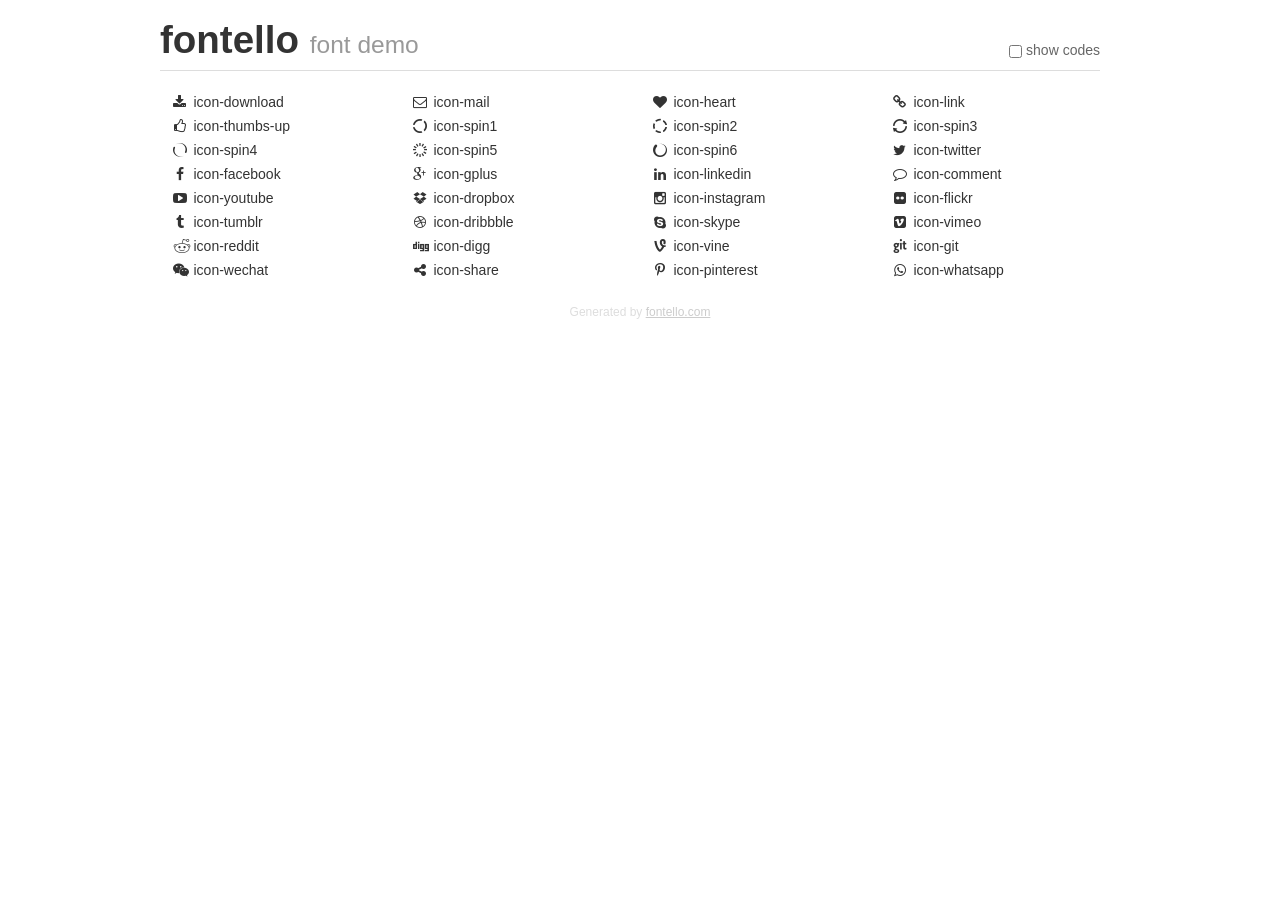
<file: assets/html5lightbox/icons/demo.html>
<!DOCTYPE html>
<html>
  <head><!--[if lt IE 9]><script language="javascript" type="text/javascript" src="//html5shim.googlecode.com/svn/trunk/html5.js"></script><![endif]-->
    <meta charset="UTF-8"><style>/*
 * Bootstrap v2.2.1
 *
 * Copyright 2012 Twitter, Inc
 * Licensed under the Apache License v2.0
 * http://www.apache.org/licenses/LICENSE-2.0
 *
 * Designed and built with all the love in the world @twitter by @mdo and @fat.
 */
.clearfix {
  *zoom: 1;
}
.clearfix:before,
.clearfix:after {
  display: table;
  content: "";
  line-height: 0;
}
.clearfix:after {
  clear: both;
}
html {
  font-size: 100%;
  -webkit-text-size-adjust: 100%;
  -ms-text-size-adjust: 100%;
}
a:focus {
  outline: thin dotted #333;
  outline: 5px auto -webkit-focus-ring-color;
  outline-offset: -2px;
}
a:hover,
a:active {
  outline: 0;
}
button,
input,
select,
textarea {
  margin: 0;
  font-size: 100%;
  vertical-align: middle;
}
button,
input {
  *overflow: visible;
  line-height: normal;
}
button::-moz-focus-inner,
input::-moz-focus-inner {
  padding: 0;
  border: 0;
}
body {
  margin: 0;
  font-family: "Helvetica Neue", Helvetica, Arial, sans-serif;
  font-size: 14px;
  line-height: 20px;
  color: #333;
  background-color: #fff;
}
a {
  color: #08c;
  text-decoration: none;
}
a:hover {
  color: #005580;
  text-decoration: underline;
}
.row {
  margin-left: -20px;
  *zoom: 1;
}
.row:before,
.row:after {
  display: table;
  content: "";
  line-height: 0;
}
.row:after {
  clear: both;
}
[class*="span"] {
  float: left;
  min-height: 1px;
  margin-left: 20px;
}
.container,
.navbar-static-top .container,
.navbar-fixed-top .container,
.navbar-fixed-bottom .container {
  width: 940px;
}
.span12 {
  width: 940px;
}
.span11 {
  width: 860px;
}
.span10 {
  width: 780px;
}
.span9 {
  width: 700px;
}
.span8 {
  width: 620px;
}
.span7 {
  width: 540px;
}
.span6 {
  width: 460px;
}
.span5 {
  width: 380px;
}
.span4 {
  width: 300px;
}
.span3 {
  width: 220px;
}
.span2 {
  width: 140px;
}
.span1 {
  width: 60px;
}
[class*="span"].pull-right,
.row-fluid [class*="span"].pull-right {
  float: right;
}
.container {
  margin-right: auto;
  margin-left: auto;
  *zoom: 1;
}
.container:before,
.container:after {
  display: table;
  content: "";
  line-height: 0;
}
.container:after {
  clear: both;
}
p {
  margin: 0 0 10px;
}
.lead {
  margin-bottom: 20px;
  font-size: 21px;
  font-weight: 200;
  line-height: 30px;
}
small {
  font-size: 85%;
}
h1 {
  margin: 10px 0;
  font-family: inherit;
  font-weight: bold;
  line-height: 20px;
  color: inherit;
  text-rendering: optimizelegibility;
}
h1 small {
  font-weight: normal;
  line-height: 1;
  color: #999;
}
h1 {
  line-height: 40px;
}
h1 {
  font-size: 38.5px;
}
h1 small {
  font-size: 24.5px;
}
body {
  margin-top: 90px;
}
.header {
  position: fixed;
  top: 0;
  left: 50%;
  margin-left: -480px;
  background-color: #fff;
  border-bottom: 1px solid #ddd;
  padding-top: 10px;
  z-index: 10;
}
.footer {
  color: #ddd;
  font-size: 12px;
  text-align: center;
  margin-top: 20px;
}
.footer a {
  color: #ccc;
  text-decoration: underline;
}
.the-icons {
  font-size: 14px;
  line-height: 24px;
}
.switch {
  position: absolute;
  right: 0;
  bottom: 10px;
  color: #666;
}
.switch input {
  margin-right: 0.3em;
}
.codesOn .i-name {
  display: none;
}
.codesOn .i-code {
  display: inline;
}
.i-code {
  display: none;
}
@font-face {
      font-family: 'fontello';
      src: url('./font/fontello.eot?11430976');
      src: url('./font/fontello.eot?11430976#iefix') format('embedded-opentype'),
           url('./font/fontello.woff?11430976') format('woff'),
           url('./font/fontello.ttf?11430976') format('truetype'),
           url('./font/fontello.svg?11430976#fontello') format('svg');
      font-weight: normal;
      font-style: normal;
    }
     
     
    .demo-icon
    {
      font-family: "fontello";
      font-style: normal;
      font-weight: normal;
      speak: none;
     
      display: inline-block;
      text-decoration: inherit;
      width: 1em;
      margin-right: .2em;
      text-align: center;
      /* opacity: .8; */
     
      /* For safety - reset parent styles, that can break glyph codes*/
      font-variant: normal;
      text-transform: none;
     
      /* fix buttons height, for twitter bootstrap */
      line-height: 1em;
     
      /* Animation center compensation - margins should be symmetric */
      /* remove if not needed */
      margin-left: .2em;
     
      /* You can be more comfortable with increased icons size */
      /* font-size: 120%; */
     
      /* Font smoothing. That was taken from TWBS */
      -webkit-font-smoothing: antialiased;
      -moz-osx-font-smoothing: grayscale;
     
      /* Uncomment for 3D effect */
      /* text-shadow: 1px 1px 1px rgba(127, 127, 127, 0.3); */
    }
     </style>
    <link rel="stylesheet" href="css/animation.css"><!--[if IE 7]><link rel="stylesheet" href="css/fontello-ie7.css"><![endif]-->
    <script>
      function toggleCodes(on) {
        var obj = document.getElementById('icons');
      
        if (on) {
          obj.className += ' codesOn';
        } else {
          obj.className = obj.className.replace(' codesOn', '');
        }
      }
      
    </script>
  </head>
  <body>
    <div class="container header">
      <h1>
        fontello
         <small>font demo</small>
      </h1>
      <label class="switch">
        <input type="checkbox" onclick="toggleCodes(this.checked)">show codes
      </label>
    </div>
    <div id="icons" class="container">
      <div class="row">
        <div title="Code: 0xe800" class="the-icons span3"><i class="demo-icon icon-download">&#xe800;</i> <span class="i-name">icon-download</span><span class="i-code">0xe800</span></div>
        <div title="Code: 0xe801" class="the-icons span3"><i class="demo-icon icon-mail">&#xe801;</i> <span class="i-name">icon-mail</span><span class="i-code">0xe801</span></div>
        <div title="Code: 0xe802" class="the-icons span3"><i class="demo-icon icon-heart">&#xe802;</i> <span class="i-name">icon-heart</span><span class="i-code">0xe802</span></div>
        <div title="Code: 0xe803" class="the-icons span3"><i class="demo-icon icon-link">&#xe803;</i> <span class="i-name">icon-link</span><span class="i-code">0xe803</span></div>
      </div>
      <div class="row">
        <div title="Code: 0xe804" class="the-icons span3"><i class="demo-icon icon-thumbs-up">&#xe804;</i> <span class="i-name">icon-thumbs-up</span><span class="i-code">0xe804</span></div>
        <div title="Code: 0xe830" class="the-icons span3"><i class="demo-icon icon-spin1 animate-spin">&#xe830;</i> <span class="i-name">icon-spin1</span><span class="i-code">0xe830</span></div>
        <div title="Code: 0xe831" class="the-icons span3"><i class="demo-icon icon-spin2 animate-spin">&#xe831;</i> <span class="i-name">icon-spin2</span><span class="i-code">0xe831</span></div>
        <div title="Code: 0xe832" class="the-icons span3"><i class="demo-icon icon-spin3 animate-spin">&#xe832;</i> <span class="i-name">icon-spin3</span><span class="i-code">0xe832</span></div>
      </div>
      <div class="row">
        <div title="Code: 0xe834" class="the-icons span3"><i class="demo-icon icon-spin4 animate-spin">&#xe834;</i> <span class="i-name">icon-spin4</span><span class="i-code">0xe834</span></div>
        <div title="Code: 0xe838" class="the-icons span3"><i class="demo-icon icon-spin5 animate-spin">&#xe838;</i> <span class="i-name">icon-spin5</span><span class="i-code">0xe838</span></div>
        <div title="Code: 0xe839" class="the-icons span3"><i class="demo-icon icon-spin6 animate-spin">&#xe839;</i> <span class="i-name">icon-spin6</span><span class="i-code">0xe839</span></div>
        <div title="Code: 0xf099" class="the-icons span3"><i class="demo-icon icon-twitter">&#xf099;</i> <span class="i-name">icon-twitter</span><span class="i-code">0xf099</span></div>
      </div>
      <div class="row">
        <div title="Code: 0xf09a" class="the-icons span3"><i class="demo-icon icon-facebook">&#xf09a;</i> <span class="i-name">icon-facebook</span><span class="i-code">0xf09a</span></div>
        <div title="Code: 0xf0d5" class="the-icons span3"><i class="demo-icon icon-gplus">&#xf0d5;</i> <span class="i-name">icon-gplus</span><span class="i-code">0xf0d5</span></div>
        <div title="Code: 0xf0e1" class="the-icons span3"><i class="demo-icon icon-linkedin">&#xf0e1;</i> <span class="i-name">icon-linkedin</span><span class="i-code">0xf0e1</span></div>
        <div title="Code: 0xf0e5" class="the-icons span3"><i class="demo-icon icon-comment">&#xf0e5;</i> <span class="i-name">icon-comment</span><span class="i-code">0xf0e5</span></div>
      </div>
      <div class="row">
        <div title="Code: 0xf16a" class="the-icons span3"><i class="demo-icon icon-youtube">&#xf16a;</i> <span class="i-name">icon-youtube</span><span class="i-code">0xf16a</span></div>
        <div title="Code: 0xf16b" class="the-icons span3"><i class="demo-icon icon-dropbox">&#xf16b;</i> <span class="i-name">icon-dropbox</span><span class="i-code">0xf16b</span></div>
        <div title="Code: 0xf16d" class="the-icons span3"><i class="demo-icon icon-instagram">&#xf16d;</i> <span class="i-name">icon-instagram</span><span class="i-code">0xf16d</span></div>
        <div title="Code: 0xf16e" class="the-icons span3"><i class="demo-icon icon-flickr">&#xf16e;</i> <span class="i-name">icon-flickr</span><span class="i-code">0xf16e</span></div>
      </div>
      <div class="row">
        <div title="Code: 0xf173" class="the-icons span3"><i class="demo-icon icon-tumblr">&#xf173;</i> <span class="i-name">icon-tumblr</span><span class="i-code">0xf173</span></div>
        <div title="Code: 0xf17d" class="the-icons span3"><i class="demo-icon icon-dribbble">&#xf17d;</i> <span class="i-name">icon-dribbble</span><span class="i-code">0xf17d</span></div>
        <div title="Code: 0xf17e" class="the-icons span3"><i class="demo-icon icon-skype">&#xf17e;</i> <span class="i-name">icon-skype</span><span class="i-code">0xf17e</span></div>
        <div title="Code: 0xf194" class="the-icons span3"><i class="demo-icon icon-vimeo">&#xf194;</i> <span class="i-name">icon-vimeo</span><span class="i-code">0xf194</span></div>
      </div>
      <div class="row">
        <div title="Code: 0xf1a1" class="the-icons span3"><i class="demo-icon icon-reddit">&#xf1a1;</i> <span class="i-name">icon-reddit</span><span class="i-code">0xf1a1</span></div>
        <div title="Code: 0xf1a6" class="the-icons span3"><i class="demo-icon icon-digg">&#xf1a6;</i> <span class="i-name">icon-digg</span><span class="i-code">0xf1a6</span></div>
        <div title="Code: 0xf1ca" class="the-icons span3"><i class="demo-icon icon-vine">&#xf1ca;</i> <span class="i-name">icon-vine</span><span class="i-code">0xf1ca</span></div>
        <div title="Code: 0xf1d3" class="the-icons span3"><i class="demo-icon icon-git">&#xf1d3;</i> <span class="i-name">icon-git</span><span class="i-code">0xf1d3</span></div>
      </div>
      <div class="row">
        <div title="Code: 0xf1d7" class="the-icons span3"><i class="demo-icon icon-wechat">&#xf1d7;</i> <span class="i-name">icon-wechat</span><span class="i-code">0xf1d7</span></div>
        <div title="Code: 0xf1e0" class="the-icons span3"><i class="demo-icon icon-share">&#xf1e0;</i> <span class="i-name">icon-share</span><span class="i-code">0xf1e0</span></div>
        <div title="Code: 0xf231" class="the-icons span3"><i class="demo-icon icon-pinterest">&#xf231;</i> <span class="i-name">icon-pinterest</span><span class="i-code">0xf231</span></div>
        <div title="Code: 0xf232" class="the-icons span3"><i class="demo-icon icon-whatsapp">&#xf232;</i> <span class="i-name">icon-whatsapp</span><span class="i-code">0xf232</span></div>
      </div>
    </div>
    <div class="container footer">Generated by <a href="http://fontello.com">fontello.com</a></div>
  </body>
</html>
</file>
<file: css/style.css>
/***************************************************************************************************************
||||||||||||||||||||||||||       MASTER STYLESHEET FOR INTEXURE             ||||||||||||||||||||||||||||||||||||
****************************************************************************************************************
||||||||||||||||||||||||||                TABLE OF CONTENT               |||||||||||||||||||||||||||||||||||||||
****************************************************************************************************************
****************************************************************************************************************

01. Imported styles
02. Flaticon reset styles
03. Header styles
04. Mainmenu styles
05. Rev_slider_wrapper styles
66. Call to action area Style
07. Categories area style
08. Fact counter area style
09. Latest Blog area style
10. Latest blog area style 
11. Testimonial area style
12. Brand area style
13. Single service style
14. Pricing table area style
15. About page style
16. Account page style
17. 404 page style style
18. Blog page style
19. Blog single style
20. Contact page style

****************************************************************************************************************
||||||||||||||||||||||||||||            End TABLE OF CONTENT                ||||||||||||||||||||||||||||||||||||
****************************************************************************************************************/


@import url('https://fonts.googleapis.com/css?family=Poppins:200,200i,300,300i,400,400i,500,500i,600,600i,700,700i,800,800i,900,900i');
@import url('https://fonts.googleapis.com/css?family=Rubik:300,300i,400,400i,500,500i,700,700i,900,900i');


@import url(animate.css);
@import url(bootstrap.min.css);
@import url('bootstrap-select.min.css');
@import url('custom-animate.css');
@import url(font-awesome.min.css);
@import url('icomoon.css');
@import url('imp.css');
@import url(jquery.bootstrap-touchspin.css);
@import url('jquery.fancybox.min.css');
@import url(owl.css);
@import url(owl.theme.default.css);

@import url(../fonts/flaticon/flaticon.css);
/*** Price filter***/
@import url(../assets/price-filter/nouislider.css);
@import url(../assets/price-filter/nouislider.pips.css);
/*** Time picker css ***/
@import url(../assets/timepicker/timePicker.css);
/*** jquery ui css ***/
@import url(../assets/jquery-ui-1.11.4/jquery-ui.css);
/*** Revolution slider ***/
@import url(../plugins/revolution/css/settings.css);
@import url(../plugins/revolution/css/layers.css);
@import url(../plugins/revolution/css/navigation.css);
/*** Language Switcher ***/
@import url(../assets/language-switcher/polyglot-language-switcher.css);
@import url(../plugins/energy-icon/style.css);






/*==============================================
   Base Css
===============================================*/
*{
	margin:0px;
	padding:0px;
	border: none;
	outline: none;
	font-size: 100%;
}
html,
body { 
    height: 100%;
}
body {
    color: #828282;
    font-size: 15px;
    line-height: 25px;
    font-weight: 400;
    font-family: 'Rubik', sans-serif;
}
button:focus{
    outline: none;
}
button {
    cursor: pointer;
    border: none;
    background: transparent;
    padding: 0;
}
h1, h2, h3, h4, h5, h6 {
    color: #3a3a3a;
    font-weight: 700;
    font-family: 'Poppins', sans-serif;
    margin: 0;
}
h3 {
    color: #27282c;
    font-size: 20px; 
    line-height: 26px;
}
h4 {

}
a,
a:hover,
a:active,
a:focus {
    text-decoration: none;
    outline: none;
    border: none;
}



@media (min-width: 1200px) {
    .container {
        max-width: 1200px;
    }
}

.fix{
    position: relative;
    display: block;
    overflow: hidden;
}

img {
	max-width: 100%;
    height: auto;
}
i {
	font-style: normal;
}
ul,
li {
    list-style: none;
    margin: 0;
    padding: 0;
}
ol,
li{
    margin: 0;
    padding: 0;    
}
.clr1{
    color: #f36727;
}
.bgclr1{
    background: #f36727;    
}



.secpd1{
    padding: 100px 0;
}
.secpd2{
    padding: 100px 0 60px;
}
.secpd3{
    padding: 100px 0 70px;
}



.btn-one {
    position: relative;
    display: inline-block;
    background: #e9212e;
    color: #ffffff;
    font-size: 15px;
    line-height: 60px;
    font-weight: 500;
    text-transform: capitalize;
    font-family: 'Rubik', sans-serif;
    padding: 0 30px 0;
    transition: all 500ms ease;
}
.btn-one img {
    position: relative;
    display: inline-block;
    padding-left: 10px;
    width: auto;
}
.btn-one span:before {
    font-size: 26px;
    line-height: 14px;
    display: inline-block;
    padding-left: 10px;
    position: relative;
    top: 4px;
}
.btn-one:hover{
    color: #ffffff;
    background: #27282c;
}


.btn-two{
    color: #27282c;
    font-size: 15px;
    line-height: 20px;;
    font-weight: 500;
    text-transform: capitalize;
    font-family: 'Rubik', sans-serif;
    transition: all 500ms ease;
}
.btn-two span:before {
    position: relative;
    top: 5px;
    font-size: 26px;
    line-height: 14px;
    display: inline-block;
    padding-left: 10px;
}
.btn-two:hover{
    color: #e9212e;
}



.btn-three {
    position: relative;
    display: inline-block;
    background: #ffffff;
    color: #203260;
    font-size: 14px;
    line-height: 62px;
    font-weight: 700;
    height: 60px;
    text-transform: uppercase;
    font-family: 'Roboto', sans-serif;
    padding: 0 30px 0;
    border-radius: 5px;
    transition: all 500ms ease;
}
.btn-three span:before {
    position: relative;
    display: inline-block;
    top: 4px;
    padding-left: 9px;
    font-size: 20px;
    font-weight: 400;
}
.btn-three:hover{
    color: #3aa40c;
}



.sec-title {
    position: relative;
    display: block;
    margin-top: -5px;
    padding-bottom: 50px;
}
.sec-title.max-width{
    max-width: 650px;
    margin: -5px auto 0;
}
.sec-title.with-text{
    padding-bottom: 52px;    
}


.sec-title p{
    color: #e9212e;
    font-size: 14px;
    line-height: 20px;
    font-weight: 600;
    text-transform: uppercase;
    margin: 0 0 7px;
    font-family: 'Poppins', sans-serif;
}
.sec-title .title {
    position: relative;
    display: block;
    color: #27282c;
    font-size: 36px;
    line-height: 44px;
    font-weight: 700;
    text-transform: uppercase;
    font-family: 'Poppins', sans-serif;
}
.sec-title .title.clr-white{
    color: #ffffff;    
}
.sec-title .title span{
    font-weight: 400;
}
.sec-title .bottom-text{
    color: #7c7e84;
    font-size: 17px;
    line-height: 27px;
    font-weight: 400;
    text-transform: none;
    margin: 13px 0 0;
    font-family: 'Rubik', sans-serif;
}














.parallax-bg-one {
    background-attachment: fixed;
    background-position: center top;
    background-repeat: no-repeat;
    background-size: cover;
    position: relative;
    z-index: 1;
}
.parallax-bg-one::before {
    background: rgba(18, 32, 0, 0.90) none repeat scroll 0 0;
    content: "";
    height: 100%;
    left: 0;
    position: absolute;
    top: 0;
    width: 100%;
    z-index: -1;
} 
.parallax-bg-two {
    background-attachment: fixed;
    background-position: center top;
    background-repeat: no-repeat;
    background-size: cover;
    position: relative;
    z-index: 1;
}
.parallax-bg-two::before {
    background: rgba(9, 23, 33, 0.90) none repeat scroll 0 0;
    content: "";
    height: 100%;
    left: 0;
    position: absolute;
    top: 0;
    width: 100%;
    z-index: -1;
} 

.flex-box {
    display: flex;
    justify-content: center;
    flex-direction: row;
    flex-wrap: wrap;
}
.flex-box-two {
    display: flex;
    justify-content: space-between;
    flex-direction: row;
    flex-wrap: wrap;
    align-items: center;
}
.flex-box-three {
    display: flex;
    justify-content: space-between;
    flex-direction: row;
    flex-wrap: wrap;
    align-items: center;
}
.flex-box-four {
    display: flex;
    justify-content: center;
    flex-direction: row;
    flex-wrap: wrap;
    align-items: center;
}
.flex-box-five {
    display: flex;
    justify-content: space-between;
    flex-direction: row;
    flex-wrap: wrap;
    align-items: center;
}

.owl-nav-style-one{}
.owl-nav-style-one .owl-controls { }
.owl-nav-style-one.owl-theme .owl-nav [class*="owl-"] {
    background: #ffffff none repeat scroll 0 0;
    border-radius: 50%;
    color: #909090;
    font-size: 24px;
    font-weight: 700;
    height: 50px;
    line-height: 46px;
    margin: 0 0 0 0px;
    padding: 0;
    width: 50px;
    border: 1px solid #f3f3f3;    
    transition: all 700ms ease 0s;
}
.owl-nav-style-one.owl-theme .owl-nav .owl-next {
    margin-left: 10px;
}
.owl-nav-style-one.owl-theme .owl-nav [class*="owl-"]:hover{
    border-color: #172272;
    color: #172272;
}

.owl-nav-style-two{}
.owl-nav-style-two .owl-controls { }
.owl-nav-style-two.owl-theme .owl-nav [class*="owl-"] {
    background: #fff none repeat scroll 0 0;
    border-radius: 0%;
    color: #3740b0;
    font-size: 24px;
    font-weight: 700;
    height: 50px;
    line-height: 50px;
    margin: 0 0 0 0px;
    padding: 0;
    width: 50px;
    transition: all 700ms ease 0s;
}
.owl-nav-style-two.owl-theme .owl-nav .owl-next {
    margin-left: 0px;
}
.owl-nav-style-two.owl-theme .owl-nav [class*="owl-"]:hover{
    color: #ffffff;
    background: #3740b0;
}


.accordion-box {
    position: relative;
    display: block;
    overflow: hidden;
}
.accordion-box .accordion {
    position: relative;
    display: block;
    margin-bottom: 20px;
}
.accordion-box .accordion .accord-btn {
    position: relative;
    display: block;
    cursor: pointer;
    background: #ffffff;
    padding-left: 40px;
    padding-right: 70px;
    padding-top: 22px;
    padding-bottom: 22px;
    -webkit-box-shadow: 0px 3px 5px 2px #ededed; 
    box-shadow: 0px 3px 5px 2px #ededed;
    transition: all 500ms ease;
}
.accordion-box .accordion .accord-btn h4 {
    color: #27282c;
    font-size: 18px;
    line-height: 26px;
    font-weight: 600;
    transition: all 500ms ease;
}
.accordion-box .accordion .accord-btn::after {
    font-family: "Flaticon";
    position: absolute;
    top: 22px;
    right: 40px;
    color: #b4b4b4;
    content: "\f10d";
    font-size: 25px;
    line-height: 25px;
    font-weight: 300;
    transition: all 500ms ease 0s;
}
.accordion-box .accordion .accord-btn.active{
    background: #27282c;
    transition: all 500ms ease;
}
.accordion-box .accordion .accord-btn.active h4 {
    color: #ffffff;
}
.accordion-box .accordion .accord-btn.active:after{
    color: #ffffff;
}
.accordion-box .accordion .accord-content {
    position: relative;
    display: block;
    padding-top: 29px;
    padding-bottom: 7px;
    padding-left: 0px;
    padding-right: 40px;
    display: none;
}
.accordion-box .accordion .accord-content.collapsed {
    display: block;
}
.accordion-box .accordion .accord-content p {
    margin: 0;
}



.boxed_wrapper {
    background: #fff none repeat scroll 0 0;
    position: relative;
    margin: 0 auto;
    width: 100%;
    min-width: 320px;
    min-height: 400px;
    overflow: hidden;  
}

/*________________Preloader_______________ */
.preloader{ 
    position:fixed; 
    left:0px; 
    top:0px; 
    width:100%; 
    height:100%; 
    z-index:999999999999999999; 
    background-color:#ffffff; 
    background-position:center center; 
    background-repeat:no-repeat; 
    background-image:url(../images/icon/preloader.gif);
}
.preloader.style-two {
    background-image: url(../images/home-pages/preloader-2.gif);
}
.preloader.style-three {
    background-image: url(../images/home-pages/preloader-3.gif);
}
.preloader.style-four {
    background-image: url(../images/home-pages/preloader-4.gif);
}
.preloader.style-five {
    background-image: url(../images/home-pages/preloader-5.gif);
}




/* scroll to top styles */
.scroll-to-top {
    position: fixed;
    right: 20px;
    bottom: 30px;
    width: 55px;
    height: 55px;
    background: #e9212e;
    border: 2px solid #e9212e;
    border-radius: 0%;
    color: #ffffff;
    font-size: 25px;
    line-height: 50px;
    font-weight: 400;
    cursor: pointer;
    display: none;
    text-align: center;
    transition: all 500ms ease 0s;
    z-index: 99999999999;
    box-shadow: 0px 5px 10px -10px rgba(27,27,27,1);
}
.scroll-to-top:hover {
    opacity: .5;
}


.scroll-to-top-style2 {
    position: fixed;
    bottom: 25px;
    right: 15px;
    background: #e9212e;
    border: 2px solid #e9212e;
    width: 55px;
    height: 55px;
    border-radius: 0%;
    color: #ffffff;
    font-size: 25px;
    line-height: 50px;
    font-weight: normal;
    cursor: pointer;
    display: none;
    text-align: center;
    transition: all 500ms ease 0s;
    z-index: 9999999999999;
    box-shadow: 0px 8px 23px -6px rgba(27,27,27,1);
}
.scroll-to-top-style2:hover {
    opacity: .5;
}



/* Form validation styles */
input:focus,
textarea:focus,
select:focus {
    border-color: #43c3ea;
    outline: none;
}

#contact-form input[type="text"].error{
    border-color: red;    
}
#contact-form input[type="email"].error{
  border-color: red;    
}
#contact-form select.error {
  border-color: red;
}
#contact-form textarea.error{
  border-color: red;    
}


/* Post pagination styles */
.post-pagination{
    position: relative;
    display: block;
}
.post-pagination.martop20{
    margin-top: 20px;
}
.post-pagination li {
    display: inline-block;
    margin: 0 3px;
}
.post-pagination li a {
    position: relative;
    display: block;
    background: #ffffff;
    border-radius: 0px;
    border: 1px solid #ededed;
    color: #2f2f2f;
    font-size: 18px;
    font-weight: 600;
    height: 50px;
    width: 50px;
    padding: 11px 0;
    transition: all 500ms ease 0s;
    font-family: 'Poppins', sans-serif;
}
.post-pagination li a i {
    position: relative;
    font-size: 20px;
}
.post-pagination li.active a, 
.post-pagination li:hover a {
    color: #fff;
    background: #e9212e;
    border: 1px solid #e9212e;
}




/* Post pagination styles 2 */
.post-pagination2{
    display: block;
    margin-top: 20px;
}
.post-pagination2 li {
    display: inline-block;
    margin: 0 3px;
}
.post-pagination2 li a {
    position: relative;
    display: block;
    color: #222222;
    font-size: 18px;
    font-weight: 600;
    height: 32px;
    width: 32px;
    line-height: 32px;
    text-align: center;
    transition: all 500ms ease 0s;
    font-family: 'Poppins', sans-serif;
    border-radius: 50%;
}
.post-pagination2 li.active a, 
.post-pagination2 li:hover a {
    background: #f36727;
    color: #ffffff;
}
.post-pagination2 li a.left {
    width: auto;
    height: auto;
    display: block;
    color: #868298;
    padding-right: 10px;
    transition: all 500ms ease;
}
.post-pagination2 li:hover a.left{
    background: none;
}
.post-pagination2 li a.left i {
    position: relative;
    top: 1px;
    display: inline-block;
    padding-right: 8px;
    font-size: 21px;
}
.post-pagination2 li a.left:hover{
    color: #f36727;
}

.post-pagination2 li a.right {
    width: auto;
    height: auto;
    display: block;
    color: #868298;
    padding-left: 10px;
    transition: all 500ms ease;
}
.post-pagination2 li a.right:hover{
    color: #f36727;    
}
.post-pagination2 li:hover a.right{
    background: none;
}
.post-pagination2 li a.right i {
    position: relative;
    top: 1px;
    display: inline-block;
    padding-left: 8px;
    font-size: 21px;
}






/* Overlay styles */
.overlay-style-one{
    position: absolute;
    top: 0;
    left: 0;
    width: 100%;
    height: 100%;
    background-color: rgba(233, 33, 48, 0.85);
    transition: all 700ms ease 100ms;
    opacity: 0;
    z-index: 2;
}
.overlay-style-one .box{
    display: table;
    height: 100%;
    width: 100%;    
}
.overlay-style-one .box .content{
    display: table-cell;
    text-align: center;
    vertical-align: middle;    
}

.overlay-style-two{
    position: absolute;
    left: 0px;
    bottom: 0px;
    right: 0px;
    top: 0px;
    z-index: 2;
    opacity: 0;
    transition: all 900ms ease;    
}
.overlay-style-two:before{
	position: absolute;
	content: '';
	top: 0px;
	left: 0px;
	width: 100%;
	height: 50%;
	display: block;
	opacity: 0;
	text-align: center;
    transform: perspective(400px) rotateX(-90deg);
    transform-origin: top;
    transition: all 0.5s;
	background-color: rgba(0, 0, 0, 0.80);
}
.overlay-style-two:after{
	position: absolute;
	content: '';
	left: 0px;
	bottom: 0px;
	width: 100%;
	height: 50%;
	display: block;
	opacity: 0;
	text-align: center;
    transform: perspective(400px) rotateX(90deg);
    transform-origin: bottom;
    transition: all 0.5s;
	background-color: rgba(0, 0, 0, 0.80);
}



.review-box {
    position: relative;
    display: block;
    overflow: hidden;
    line-height: 16px;
}
.review-box ul {
    display: block;
    overflow: hidden;
}
.review-box ul li {
    display: inline-block;
    float: left;
    margin-right: 4px;
}
.review-box ul li:last-child{
    margin-right: 0px;    
}
.review-box ul li i {
    font-size: 16px;
    color: #e9212e;
}

.sociallinks-style-one{
}
.sociallinks-style-one li{
    display: inline-block;
    float: left;
    margin-right: 20px;
}
.sociallinks-style-one li:last-child{
    margin-right: 0px;
}
.sociallinks-style-one li a i{
    color: #9491a2;
    font-size: 15px;
    font-weight: 400;
    transition: all 500ms ease;
}
.sociallinks-style-one li a:hover i{
    color: #39345a;
}
.sociallinks-style-two{
    overflow: hidden;
}
.sociallinks-style-two li {
    display: inline-block;
    float: left;
    margin-right: 20px;
}
.sociallinks-style-two li:last-child{
    margin-right: 0px;    
}
.sociallinks-style-two li a i {
    position: relative;
    display: block;
    width: 50px;
    height: 50px;
    background: #203260;
    border: 1px solid #31426c;
    border-radius: 50%;
    color: #ffffff;
    font-size: 14px;
    line-height: 48px;
    text-align: center;
    transition: all 500ms ease 0s;
}
.sociallinks-style-two li a:hover i{
    color: #3398fd;
    transform: rotate(360deg);
}




/* Update header Style */
@keyframes menu_sticky {
    0%   {margin-top:-90px;}
    50%  {margin-top: -74px;}
    100% {margin-top: 0;}
}





/*==============================================
    Top Bar Style1 Css
===============================================*/
.top-bar-style1 {
    position: relative;
    display: block;
    background: #26272b;
    padding: 19px 0 62px;
}
.top-style1{
    position: relative;
    display: block;
    text-align: center;
}
.top-style1 p{
    margin: 0;    
}
.top-style1 p a{
    color: #ffffff;  
    transition: all 300ms ease 100ms;
}
.top-style1 p a:hover{
    color: #828282;    
}



/*==============================================
    Main Header Css        
===============================================*/
.main-header {
    position: relative;
    display: block;
    z-index: 999;
}
.main-header.header-style1{}
.header-upper-style1{
    position: relative;
    display: block;  
    background: #f6f6f6;
}
.header-upper-style1.fixed-header .inner-container {
    position: fixed;
    top: 0px;
    left: 0;
    right: 0;
    width: 100%;
    max-width: 1170px;
    margin: 0 auto;
    box-shadow: 0 0 10px rgba(0,0,0,.1);
    transition: all 900ms ease 100ms;
    z-index: 9999999999;
}
.header-upper-style1.fixed-header .logo-box-style1 {
    margin: 10px 0;
    transition: all 500ms ease 100ms;
}
.header-upper-style1.fixed-header .main-menu .navigation > li > a {
    padding: 29px 0px 27px;
    transition: all 500ms ease 100ms;
}
.header-upper-style1.fixed-header .outer-search-box {
    padding: 10px 0;
    transition: all 500ms ease 100ms;
}
.header-upper-style1.fixed-header .cart-box {
    margin: 10px 0;
    transition: all 500ms ease 100ms;
}


.header-upper-style1 .inner-container {
    position: relative;
    display: block;
    padding: 0 40px;
    margin-top: -45px;
    background: #ffffff;
    -webkit-box-shadow: 0px 4px 11px -1px #ECECEC; 
    box-shadow: 0px 4px 11px -1px #ECECEC;
    z-index: 9999999999;
}
.logo-box-style1 {
    position: relative;
    display: block;
    margin: 20px 0;
    transition: all 500ms ease 100ms;
}
.logo-box-style1 a{
    display: inline-block;
}
.main-menu-box{
    position: relative;
    display: block;       
}


.main-menu {
    position: relative;
    display: inline-block;
    float: left;
}
.main-menu .navbar-collapse {
    padding: 0px
}
.main-menu .navigation {
    position: relative;
}
.main-menu .navigation > li {
    position: relative;
    display: inline-block;
    float: left;
    margin-right: 35px;
}
.main-menu .navigation > li:last-child{
    margin-right: 0;
}
.main-menu .navigation > li > a {
    position: relative;
    display: block;
    color: #27282c;
    font-size: 14px;
    line-height: 14px;
    font-weight: 500;
    text-transform: uppercase;
    opacity: 1;
    padding: 39px 0px 37px;
    transition: all 300ms ease;
    font-family: 'Rubik', sans-serif;
}
.main-menu .navigation > li:hover > a, 
.main-menu .navigation > li.current > a {
    color: #e9212e; 
}

.main-menu .navigation > li > ul {
    position: absolute;
    left: 0px;
    top: 130%;
    width: 270px;
    background: transparent;
    padding: 10px 0px 0;
    visibility: hidden;
    opacity: 0;
    display: block;
    border-radius: 0px;
    transition: all 500ms ease;
    z-index: 100;
}
.main-menu .navigation > li > ul:before {
    position: absolute;
    top: 10px;
    left: 0;
    bottom: 0;
    width: 100%;
    background: #ffffff;
    content: "";
    z-index: -1;
}
.main-menu .navigation > li:hover > ul {
    top: 100%;
    opacity: 1;
    visibility: visible;
}
.main-menu .navigation > li > ul > li {
    position: relative;
    display: block;
    float: none;
    margin: 0;
    padding: 0;
    width: 100%;
    transition: all 500ms ease;
    z-index: 1;
}
.main-menu .navigation > li > ul > li > a {
    position: relative;
    display: block;
    color: #828282;
    font-size: 15px;
    line-height: 20px;
    font-weight: 400;
    border-bottom: 1px solid #e2e8f0;
    text-transform: capitalize;
    transition: all 500ms ease 0s;
    padding: 16px 30px 15px;
    padding-right: 0;
    font-family: 'Rubik', sans-serif;
}
.main-menu .navigation > li > ul > li:last-child a{
    border-bottom: none;
}
.main-menu .navigation > li > ul > li > a:after {
    position: absolute;
    top: 0;
    left: 30px;
    bottom: 0;
    content: "";
    background: url(../images/icon/dropdown-menu-arrow.png);
    width: 26px;
    height: 11px;
    opacity: 0;
    transform: scale(0);
    transition: all 500ms ease;
    margin: 20px 0;
}
.main-menu .navigation > li > ul > li:hover a:after{
    opacity: 1;
    transform: scale(1.0);
}
.main-menu .navigation > li > ul > li:hover > a {
    color: #e9212e;
    padding-left: 70px;
}


.main-menu .navigation > li > ul > li > ul {
    position: absolute;
    left: 100%;
    top: 20px;
    width: 270px;
    margin-left: 0px;
    visibility: hidden;
    opacity: 0;
    background: transparent;
    z-index: 100;
    box-shadow: 0 6px 12px rgba(0,0,0,.175);
    transition: all 200ms ease;
}
.main-menu .navigation > li > ul > li > ul:before {
    position: absolute;
    left: 0px;
    bottom: 0;
    width: 100%;
    height: 100%;
    background: #ffffff;
    content: "";
    z-index: -1;
    border-radius: 0px;
}
.main-menu .navigation > li > ul > li:hover > ul{
	visibility: visible;
	opacity: 1;
	top: 0px;
}
.main-menu .navigation > li > ul > li > ul > li{
    position: relative;
    display: block;
    float: none;
    margin: 0;
    padding: 0;
    width: 100%;
    transition: all 500ms ease;
}
.main-menu .navigation > li > ul > li > ul > li a{
    position: relative;
    display: block;
    color: #828282;
    font-size: 15px;
    line-height: 20px;
    font-weight: 400;
    border-bottom: 1px solid #e2e8f0 !important;
    text-transform: capitalize;
    transition: all 500ms ease 0s;
    padding: 16px 30px 15px;
    padding-right: 0;
    font-family: 'Rubik', sans-serif;
}
.main-menu .navigation > li > ul > li > ul > li:last-child a{
    border-bottom: 0px !important;   
}
.main-menu .navigation > li > ul > li > ul > li a:before {
    position: absolute;
    top: 0;
    left: 30px;
    bottom: 0;
    content: "";
    background: url(../images/icon/dropdown-menu-arrow.png);
    width: 26px;
    height: 11px;
    opacity: 0;
    transform: scale(0);
    transition: all 500ms ease;
    margin: 20px 0;
}
.main-menu .navigation > li > ul > li > ul > li:hover a:before{
    opacity: 1;
    transform: scale(1.0) !important;
}
.main-menu .navigation > li > ul > li > ul > li:hover > a {
    color: #e9212e;
    padding-left: 70px;
}



/*
.main-menu .navigation li ul li.dropdown{
    position: relative;
    display: block;
    width: 100%;
}
.main-menu .navigation li ul li.dropdown:after{
    position: absolute;
    font-family: 'FontAwesome';
    content: "\f105";
    font-size: 18px;
    line-height: 30px; 
    display: block;
    top: 0;
    bottom: 0;
    right: 30px;
    margin: 11px 0;
    color: #8d8d8d;
}
**/
.main-menu .navbar-collapse > ul li.dropdown .dropdown-btn {
    position: absolute;
    right: 10px;
    top: 6px;
    width: 34px;
    height: 30px;
    border: 1px solid #ffffff;
    background: url(../images/icon/submenu-icon.png) center center no-repeat;
    background-size: 20px;
    cursor: pointer;
    z-index: 5;
    display: none;
    border-radius: 3px;
}



.mainmenu-right {
    position: relative;
    display: inline-block;
    float: right;
    margin-left: 30px;
}
.outer-search-box {
    position: relative;
    display: inline-block;
    float: left;
    padding: 20px 0;
    margin-right: 20px;
    transition: all 500ms ease 100ms;
}
.outer-search-box .seach-toggle {
    position: relative;
    display: block;
    color: #27282c;
    font-size: 16px;
    line-height: 50px;
    cursor: pointer;
    text-align: center;
    height: 50px;
    width: 50px;
    border-radius: 3px;
    margin: 0;
    border-right: 1px solid #ededed;
    transition: all 500ms ease;
}
.outer-search-box .seach-toggle:hover,
.outer-search-box .seach-toggle.active{
    color: #e9212e;
    background: #ededed;
}
.search-box {
    position: absolute;
    top: 120%;
    right: 0%;
    background: #27282c;
    opacity: 0;
    padding: 20px;
    transition: all 500ms ease 0s;
    visibility: hidden;
    z-index: 100;
    margin-left: 0;
}
.search-box.now-visible {
    top: 100%;
    opacity: 1;
    visibility: visible;
    z-index: 100;
}
.search-box .form-group{
    position:relative;
    padding: 0px;
    margin: 0px;
    width: 100%;
    min-width: 250px;
}
.search-box .form-group input[type="search"] {
    background: #ffffff none repeat scroll 0 0;
    border: 1px solid #1f1f23;
    color: #000;
    display: block;
    font-size: 13px;
    line-height: 24px;
    position: relative;
    transition: all 500ms ease 0s;
    width: 100%;
    height: 45px;
    padding-left: 15px;
    padding-right: 50px;
}
.search-box .form-group input[type="search"]:focus{
    border-color: #f5f5f5;	
}
.search-box .form-group button, 
.search-box .form-group input[type="submit"] {
    position: absolute;
    right: 0;
    top: 0;
    display: block;
    cursor: pointer;
    background: #1f1f23;
    color: #fff;
    font-size: 13px;
    height: 45px;
    line-height: 45px;
    width: 45px;
    transition: all 500ms ease 0s;
}
.search-box .form-group button:hover,
.search-box .form-group input:focus + button{
    color: #222222;
    background: #f5f5f5;
}

.cart-box {
    position: relative;
    display: inline-block;
    float: right;
    height: 50px;
    padding: 15px 0;
    margin: 20px 0;
    transition: all 500ms ease 100ms;
}
.cart-box a{
    display: inline-block;
    font-family: 'Rubik', sans-serif;
}
.cart-box a span:before{
    position: relative;
    display: inline-block;
    float: left;
    color: #27282c;
    font-size: 20px;
    line-height: 20px;
    padding-right: 6px;
    transition: all 500ms ease;
}
.cart-box a:hover span:before{
    color: #e9212e;    
}
.cart-box a span.number {
    position: relative;
    display: inline-block;
    float: left;
    color: #e9212e;
    font-size: 14px;
    line-height: 14px;
    font-weight: 600;
}



.header-lower-style1 {
    position: relative;
    display: block;
    background: #f6f6f6;
    padding: 30px 0;
}
.header-lower-style1 .inner-content{
    position: relative;
    display: block; 
    border-right: 1px solid #dddddd;
}
.header-contact-info {
    position: relative;
    display: block;
    border-left: 1px solid #dddddd;
    padding-left: 20px;
}
.header-contact-info li {
    position: relative;
    display: inline-block;
    float: left;
    border-right: 1px solid #dddddd;
    padding-right: 30px;
    margin-right: 30px;
}
.header-contact-info li:last-child{
    margin-right: 0;
}
.header-contact-info li .single-item{
    position: relative;
    display: block;
}
.header-contact-info li .single-item .icon{
    width: 50px;
}
.header-contact-info li .single-item .icon span:before {
    position: relative;
    top: 2px;
    color: #b7b7b7;
    font-size: 50px;
    line-height: 50px;
    transition: all 300ms ease 100ms;
}
.header-contact-info li:hover .single-item .icon span:before{
    color: #e9212e;    
}
.header-contact-info li .single-item .icon,
.header-contact-info li .single-item .text{
    display: table-cell;
    vertical-align: middle;
}

.header-contact-info li .single-item .text{
    padding-left: 15px;
}
.header-contact-info li .single-item .text h3{
    font-size: 18px;
    font-weight: 500;
    text-transform: capitalize;
    font-family: 'Rubik', sans-serif;
}
.header-contact-info li .single-item .text p{
    line-height: 18px;
    margin: 6px 0 0;
}

.header-social-links-style1 {
    position: relative;
    display: block;
    padding-right: 20px;
    margin: 2px 0 3px;
}
.header-social-links-style1 li{
    position: relative;
    display: inline-block;
    float: left;
    margin-right: 15px;
}
.header-social-links-style1 li:last-child{
    margin-right: 0;
}
.header-social-links-style1 li a{}
.header-social-links-style1 li a i{
    position: relative;
    display: block;
    width: 50px;
    height: 50px;
    border-radius: 50%;
    background: #ffffff;
    color: #7c7e84;
    font-size: 14px;
    line-height: 50px;
    text-align: center;
    transition: all 700ms ease 100ms; 
}
.header-social-links-style1 li a:hover i{
    color: #ffffff;
    background: #e9212e;
    transform: rotate(360deg);
}



/*** 
=====================================================
	Main Slider style
=====================================================
***/
.main-slider {
    position: relative;
    z-index: 10;
}
.main-slider .tp-caption{
	z-index:5 ;
}
.main-slider .tp-dottedoverlay{
    background: none !important;
}
.main-slider .tparrows {
    top: 40% !important;
}   

.main-slider .slide-content{
    position: relative;
    display: block;
}
.main-slider .slide-content .big-title{
	position: relative;
	color: #ffffff;
	font-size: 72px;
	line-height: 1.1em;
	font-weight: 700;
    text-transform: none;
    font-family: 'Poppins', sans-serif;
}
.main-slider .slide-content .text{
	position: relative;
    display: block;
	color: #ffffff;
	font-size: 18px;
	line-height: 1.5em;
	font-weight: 400;
    letter-spacing: normal;
    text-transform: none;
    font-family: 'Rubik', sans-serif;
}
.main-slider .slide-content .btn-box{}
.main-slider .slide-content .btn-box a{
}
.main-slider .slide-content .btn-box a.project-view-button {
    position: relative;
    display: inline-block;
    margin-left: 35px;
    color: #ffffff;
    font-size: 15px;
    line-height: 56px;
    font-weight: 500;
    font-family: 'Rubik', sans-serif;
    transition: all 500ms ease;
}
.main-slider .slide-content .btn-box a.project-view-button:hover{
    color: #e9212e;
}
.main-slider .slide-content .btn-box a.project-view-button:before {
    position: absolute;
    left: 0;
    bottom: 16px;
    right: 0;
    height: 2px;
    background: #ffffff;
    content: "";
}



/*** 
=====================================================
	Main Slider Style2 style
=====================================================
***/
.main-slider.style2 {
    position: relative;
    display: block;
    z-index: 10;
}
.main-slider.style2 .slide-content .big-title{
	position: relative;
	color: #ffffff;
	font-size: 60px;
	line-height: 1.2em;
	font-weight: 500;
    text-transform: uppercase;
    font-family: 'Rubik', sans-serif;
}
.main-slider.style2 .slide-content .text{
	position: relative;
    display: block;
	color: #ffffff;
	font-size: 18px;
	line-height: 1.6em;
	font-weight: 400;
    letter-spacing: normal;
    text-transform: none;
    font-family: 'Rubik', sans-serif;
}
.main-slider.style2 .slide-content .btn-box a.play-button{
    width: 70px;
}
.main-slider.style2 .slide-content .btn-box a.play-button,
.main-slider.style2 .slide-content .btn-box a.slide-style2-button{
    display: table-cell;
    vertical-align: middle;
}


.main-slider.style2 .slide-content .btn-box a.play-button{
    position: relative;
    display: inline-block;
    width: 70px;
    height: 70px;
    border-radius: 50%;
    background: #e9212e;
    text-align: center; 
}
.main-slider.style2 .slide-content .btn-box a.play-button span:before{
    position: relative;
    display: block;
    color: #ffffff;
    font-size: 30px;
    line-height: 70px;
}
.main-slider.style2 .slide-content .btn-box a.slide-style2-button {
    position: relative;
    display: inline-block;
    margin-left: 25px;
    color: #ffffff;
    font-size: 15px;
    line-height: 70px;
    font-weight: 500;
    font-family: 'Rubik', sans-serif;
    transition: all 500ms ease;
}
.main-slider.style2 .slide-content .btn-box a.slide-style2-button:before {
    position: absolute;
    left: 0;
    bottom: 25px;
    right: 0;
    height: 2px;
    background: #ffffff;
    content: "";
}


.main-slider.style2 .tp-bullets {
    position: absolute;
    top: 50% !important;
    right: 20px !important;
    opacity: 1 !important;
    display: block !important;
    text-align: center;
    width: auto !important;
    text-align: right;
    left: auto !important;
    transform: none !important;
}
.main-slider.style2 .hermes .tp-bullet {
    position: relative !important;
    display: block !important;
    right: 0 !important;
    margin: 10px 0 !important;
    left: auto !important;
    top: auto !important;
    width: 12px;
    height: 12px;
}
.main-slider.style2 .hermes .tp-bullet:after {
    position: absolute;
    content: ' ';
    bottom: 0;
    height: 0;
    left: 0;
    width: 100%;
    background-color: #FFF;
    box-shadow: 0 0 1px #FFF;
    -webkit-transition: height 0.3s ease;
    transition: height 0.3s ease;
}
.tp-bullet.selected, 
.tp-bullet:hover {
    background: #fff;
}



/*** 
=====================================================
	Main Slider Style3 style
=====================================================
***/
.main-slider.style3 .slide-content .big-title{
	position: relative;
	color: #ffffff;
	font-size: 72px;
	line-height: 1.2em;
	font-weight: 700;
    text-transform: capitalize;
    font-family: 'Poppins', sans-serif;
}
.main-slider.style3 .slide-content .text{
	position: relative;
    display: block;
	color: #ffffff;
	font-size: 18px;
	line-height: 1.6em;
	font-weight: 400;
    letter-spacing: normal;
    text-transform: none;
    font-family: 'Rubik', sans-serif;
}
.main-slider.style3 .slide-content .btn-box a{
    
}





/*** 
=============================================
    About Area style      
=============================================
***/
.highlights-area{
    position: relative;
    display: block;
    background: transparent;
    margin-top: -135px;
    z-index: 100;
}
.single-highlight-box{
    position: relative;
    display: block;
    background: transparent;
    padding-top: 55px;
    margin-bottom: 50px;
}
.single-highlight-box .icon-holder{
    position: absolute;
    top: 0;
    left: 0;
    right: 0;
    width: 110px;
    height: 110px;
    background: #ffffff;
    margin: 0 auto;
    border-radius: 50%;
    border: 3px solid #e9212e;
    text-align: center;
    z-index: 3;
}
.single-highlight-box .icon-holder::before {
    position: absolute;
    top: -1px;
    left: -1px;
    bottom: -1px;
    right: -1px;
    content: "";
    background: #e9212e;
    border-radius: 50%;
    transition: all 0.5s ease-in-out 0s;
    transform-style: preserve-3d;
    transform: perspective(1200px) rotateY(-90deg) translateZ(0px);
    opacity: 0;
    z-index: -1;
}
.single-highlight-box:hover .icon-holder::before{
	transform: perspective(1200px) rotateY(0deg) translateZ(0px);
	transition-delay: 0.1s;
    opacity: 1;
}

.single-highlight-box .icon-holder span:before {
    display: block;
    color: #b3b3b3;
    font-size: 50px;
    line-height: 104px;
    transition: all 0.7s ease-in-out 0s;
}
.single-highlight-box:hover .icon-holder span:before{
    color: #ffffff;
}
.single-highlight-box .inner-content{
    position: relative;
    display: block;
    background: #ffffff;
    padding-top: 55px;
    box-shadow: 0px 4px 11px -1px #ECECEC;  
}

.single-highlight-box .inner-content .text{
    position: relative;
    display: block;
    padding: 26px 30px 32px;  
}

.single-highlight-box .inner-content h3 {
    font-weight: 600;
    margin: 0px 0 18px;
}
.single-highlight-box .inner-content p{
    margin: 0;
}
.single-highlight-box .inner-content a{
    position: relative;
    display: block;
    background: #f6f6f6;
    color: #27282c;
}
.single-highlight-box:hover .inner-content a{
    color: #e9212e;    
}



/*** 
=============================================
    About Area style      
=============================================
***/
.about-area{
    position: relative;
    display: block;
    padding-top: 60px;
    padding-bottom: 110px;
}
.about-image-box {
    position: relative;
    display: block;
    max-width: 470px;
    width: 100%;
    background: #f6f6f6;
    padding-top: 60px;
    padding-left: 60px;
}
.about-image-box:before{
    position: absolute;
    top: 0;
    right: 0;
    width: 60px;
    height: 100%;
    background: #ffffff;
    content: "";
    z-index: 1;
}
.about-image-box .inner-box{
    position: relative;
    display: block;
    z-index: 2;
}
.about-image-box .inner-box img{
    width: 100%;
}
.about-image-box .inner-box .overlay{
    position: absolute;
    top: 0;
    left: 0;
    width: 100%;
    height: 100%;
}
.about-image-box .inner-box .overlay .box{
    display: table;
    width: 100%;
    height: 100%;
}
.about-image-box .inner-box .overlay .box .icon{
    display: table-cell;
    vertical-align: middle;
    text-align: center;
}
.about-image-box .inner-box .overlay .box .icon img{
    width: auto;
}


.about-image-box .text-box {
    position: relative;
    display: block;
    padding-top: 33px;
    padding-bottom: 52px;
    padding-right: 20px;
    margin-right: 60px;
    z-index: 1;
}
.about-image-box .text-box:before {
    position: absolute;
    right: 40px;
    bottom: 30px;
    font-family: 'icomoon';
    content: "\e939";
    color: #ebebeb;
    font-size: 70px;
    line-height: 70px;
    transform: perspective(1200px) rotateX(180deg) translateZ(0px);
    z-index: -1;
}
.about-image-box .text-box p {
    color: #828282;
    font-size: 20px;
    line-height: 30px;
    margin: 0 0 17px;
}
.about-image-box .text-box h3{
    color: #3a3a3a;
    font-size: 18px;
    font-weight: 600;
}
.about-image-box .text-box h3 span{
    color: #e9212e;
    font-size: 15px;
    font-weight: 400;
    font-family: 'Rubik', sans-serif;
}


.about-text{
    position: relative;
    display: block;
    padding-left: 100px;
}
.about-text .sec-title {
    padding-bottom: 44px;
}
.about-text .inner-content{
    position: relative;
    display: block;    
}
.about-text .inner-content .text {
    display: block;
    padding-bottom: 26px;
}

.about-carousel-box{
    position: relative;
    display: block;
    background: #e9212e;
    padding: 41px 41px 37px;
    z-index: 1;
}
.about-carousel-box:before {
    position: absolute;
    left: 40px;
    bottom: -30px;
    font-family: "Flaticon";
    content: "\f103";
    color: #e9212e;
    font-size: 40px;
    line-height: 40px;
    transform: perspective(1200px) rotateY(180deg) translateZ(0px);
}
.about-carousel-box .single-box{
    position: relative;
    display: block;
}
.about-carousel-box .single-box .icon-holder{
    width: 90px;
}
.about-carousel-box .single-box .icon-holder span:before{
    color: #ffffff;
    font-size: 90px;
    line-height: 90px;
    margin-left: 1px;
}

.about-carousel-box .single-box .icon-holder,
.about-carousel-box .single-box .text-holder{
    display: table-cell;
    vertical-align: middle;
}
.about-carousel-box .single-box .text-holder{
    padding-left: 30px;
}
.about-carousel-box .single-box .text-holder h3{
    color: #ffffff;
    font-size: 20px;
    font-weight: 600;
    margin: 0 0 21px;
    text-decoration: underline;
}
.about-carousel-box .single-box .text-holder p{
    color: #ffffff;
    margin: 0;
}

.about-carousel-box.owl-carousel .owl-stage-outer {
    position: relative;
    overflow: hidden;
    padding-bottom: 0px;
}
.about-carousel-box .owl-dots {
    position: absolute;
    margin-top: 105px !important;
    height: 25px;
    line-height: 25px;
    left: -10px;
}
.about-carousel-box .owl-dots .owl-dot{
	background-image: none;
	width: 20px;
	height: 5px;
	margin: 0px 10px;
    background: #e1e1e1;
    border: 2px solid #e1e1e1;
	padding: 0px;
	border-radius: 0%;
	transition: all 500ms ease;
	display: inline-block;
}
.about-carousel-box .owl-dots .owl-dot span{
	display: none;	
}
.about-carousel-box .owl-dots .owl-dot.active{
	background: #e9212e;
    border-color: #e9212e;
}



/*** 
=============================================
    Working Area style
=============================================
***/
.working-area {
    position: relative;
    display: block;
    background-attachment: fixed;
    background-size: cover;
    background-position: center top;
    background-repeat: no-repeat;
    padding: 110px 0 60px;
    z-index: 1;
}
.working-area::before {
    background: rgba(40, 41, 46, 0.97) none repeat scroll 0 0;
    position: absolute;
    top: 0;
    left: 0;
    height: 100%;
    width: 100%;
    content: "";
    z-index: -1;
} 
.single-working-box{
    position: relative;
    display: block;
    margin-bottom: 50px;
}
.single-working-box .img-holder{
    position: relative;
    display: block;
}
.single-working-box .img-holder .inner{
    position: relative;
    display: block;
    overflow: hidden;
}
.single-working-box .img-holder .inner img{
    width: 100%;
    transform: scale(1.01);
    transition: all 700ms ease 300ms;
}
.single-working-box:hover .img-holder .inner img{
    transform:scale(1.2) rotate(2deg);	
} 
.single-working-box .img-holder .inner .overlay-style-one{
    background-color: rgba(0, 0, 0, 0.85);
}
.single-working-box:hover .img-holder .inner .overlay-style-one{
    opacity: 1;    
}

.single-working-box .img-holder .inner:before,
.single-working-box .img-holder .inner:after {
    position: absolute;
    top: 0;
    left: 0;
    content: '';
    width: 100%;
    height: 100%;
    transform: scale(0);
    transform-origin: left top;
    transition: all 700ms ease 500ms;
    border-radius: 0px;
    z-index: 3;
}
.single-working-box .img-holder .inner:before {
    transform: scale(0, 1);
    transform-origin: bottom center;
    border-top: 4px solid #e9212e;
    border-bottom: 4px solid #e9212e;
}
.single-working-box:hover .img-holder .inner:before {
    transform: scale(1, 1);
}
.single-working-box .img-holder .inner:after {
    transform: scale(1, 0);
    transform-origin: left center;
    border-left: 4px solid #e9212e;
    border-right: 4px solid #e9212e;
}
.single-working-box:hover .img-holder .inner:after{
    transform: scale(1, 1);    
}

.single-working-box .text-holder{
    position: relative;
    display: block;
    background: #ffffff;
    margin: 0 20px;
    margin-top: -40px;
    z-index: 5;
}
.single-working-box .text-holder .plus-icon-box {
    position: absolute;
    right: 30px;
    top: -25px;
    width: 50px;
    height: 50px;
    background: #e9212e;
    border-radius: 50%;
    text-align: center;
    display: block;
    padding: 15px 0;
    transition: all 300ms ease 100ms;
}

.single-working-box:hover .text-holder .plus-icon-box {
    top: -50px;
    height: 75px;
    background: #e9212e;
    border-radius: 25px 25px 0px 0px;
    padding: 27px 0;
}

.single-working-box .text-holder .plus-icon-box span:before{
    display: block;
    color: #ffffff;
    font-size: 20px;
    line-height: 20px;
}

.single-working-box .text-holder .outer-box {
    position: relative;
    display: block;
    padding-left: 70px;
    padding-top: 35px;
    padding-bottom: 32px;
}
.single-working-box .text-holder .outer-box .icon{
    position: absolute;
    top: 0;
    left: 0;
    width: 70px;
    height: 100%;
    background: rgb(237,237,237);
    background: linear-gradient(0deg, rgba(237,237,237,1) 0%, rgba(237,237,237,0) 0%, rgba(237,237,237,1) 100%, rgba(32,50,96,0) 100%, rgba(32,50,96,0.6530987394957983) 100%, rgba(80,166,253,1) 100%, rgba(93,173,253,1) 100%);
}
.single-working-box .text-holder .outer-box .icon .inner {
    display: table;
    width: 100%;
    height: 100%;
}
.single-working-box .text-holder .outer-box .icon .inner .box{
    display: table-cell;
    vertical-align: middle;
    text-align: center;
}
.single-working-box .text-holder .outer-box .icon .inner .box span:before{
    color: #e9212e;
    font-size: 35px;
    line-height: 35px;
}

.single-working-box .text-holder .outer-box .text{
    position: relative;
    display: block;
    padding-left: 30px;
}
.single-working-box .text-holder .outer-box .text h3{
    color: #27282c;
    font-weight: 600;
    margin: 0 0 13px;
}
.single-working-box .text-holder .outer-box .text p{
    margin: 0;
}



/*** 
=============================================
    Recently Project Area style
=============================================
***/
.recently-project-area{
    position: relative;
    display: block;
    padding: 110px 0 108px;
}
.recently-project-area .container-fluid {
    padding-right: 10px;
    padding-left: 10px;
}
.more-project-button {
    position: relative;
    display: block;
    margin-top: 39px;
}
.single-project-style1{
    position: relative;
    display: block;
    z-index: 6;
}
.single-project-style1 .img-holder{
    position: relative;
    display: block;
    overflow: hidden;
    z-index: 5;
}
.single-project-style1 .img-holder img{
    width: 100%;
    transform: scale(1.01);
    transition: all 700ms ease;
}
.single-project-style1:hover .img-holder img {
    transform:scale(1.2) rotate(2deg);	
}
.single-project-style1 .overlay-content{
    position: absolute;
    top: 0;
    left: 0;
    width: 100%;
    height: 100%;
    content: "";
    background: rgba(0, 0, 0, 0.80);
    transform: scaleX(0);
    transition: all 700ms ease 100ms;
}
.single-project-style1:hover .overlay-content{
    transform: scaleY(1);
}
.single-project-style1 .overlay-content .inner-content{
    display: table;
    width: 100%;
    height: 100%;
}
.single-project-style1 .overlay-content .inner-content .link-box {
    display: table-cell;
    vertical-align: middle;
    text-align: center;
    opacity: 0;
    transform-style: preserve-3d;
    transform: perspective(1200px) rotateX(90deg) translateZ(-45px);
    transition: all 300ms ease 100ms;
}
.single-project-style1:hover .overlay-content .inner-content .link-box{
    opacity: 1;
    transform: translate3d(0px, 0px, 0px); 
    transition: all 700ms ease 500ms;
}
.single-project-style1 .overlay-content .inner-content .link-box a {
    background: #ffffff;
    color: #27282c;
    line-height: 55px;
    padding: 0 25px 0;
}
.single-project-style1 .overlay-content .inner-content .link-box a:hover{
    color: #ffffff;
    background: #e9212e;  
}

.single-project-style1 .img-holder .title-box {
    position: absolute;
    left: 0px;
    bottom: 0px;
    right: 0px;
    text-align: center;
    display: block;
    padding-bottom: 34px;
    transform-style: preserve-3d;
    transform: perspective(1200px) rotateX(90deg) translateZ(-45px);
    opacity: 0;
    transition: all 300ms ease 200ms;
    z-index: 3;
}
.single-project-style1:hover .img-holder .title-box{
    transform: translate3d(0px, 0px, 0px); 
    opacity: 1;
    transition: all 700ms ease 800ms;    
}
.single-project-style1 .img-holder .title-box span{
    color: #95979c;
}
.single-project-style1 .img-holder .title-box h3{
    color: #ffffff;
    font-weight: 600;
    margin: 3px 0 0;
}

.project-carousel.owl-carousel .owl-stage-outer{
	padding: 0px;
}
.project-carousel .owl-dots {
    position: relative;
    display: block !important;
    margin-top: 43px !important;
    line-height: 14px;
}
.project-carousel .owl-dots .owl-dot{
	background-image: none;
	width: 20px;
	height: 5px;
	margin: 0px 10px;
    background: #e1e1e1;
    border: 2px solid #e1e1e1;
	padding: 0px;
	border-radius: 0%;
	transition: all 500ms ease;
	display: inline-block;
}
.project-carousel .owl-dots .owl-dot span{
	display:none;	
}
.project-carousel .owl-dots .owl-dot.active{
	background: #e9212e;
    border-color: #e9212e;
}



/*** 
=============================================
    Working Process area Style      
=============================================
***/
.working-process-area{
    position: relative;
    display: block;
    background: #f6f6f6;
    padding: 110px 0 50px; 
    z-index: 2;
}

.single-working-process{
    position: relative;
    display: block;
    padding-top: 40px;
    background: transparent;
	transition:all 500ms ease;
    margin-bottom: 60px;
}
.single-working-process:hover{
    transform:translateY(-10px);
}
.single-working-process .top-box {
    position: absolute;
    top: 0;
    left: 0;
    right: 0;
    width: 90px;
    height: 90px;
    display: block;
    border: 3px solid #e9212e;
    padding: 27px 0;
    background: #ffffff;
    border-radius: 50%;
    text-align: center;
    margin: 0 auto;
    z-index: 3;
}
.single-working-process .top-box::before {
    position: absolute;
    top: -1px;
    left: -1px;
    bottom: -1px;
    right: -1px;
    content: "";
    background: #e9212e;
    border-radius: 50%;
    transition: all 0.5s ease-in-out 0s;
    transform-style: preserve-3d;
    transform: perspective(1200px) rotateY(-90deg) translateZ(0px);
    opacity: 0;
    z-index: -1;
}
.single-working-process:hover .top-box::before{
	transform: perspective(1200px) rotateY(0deg) translateZ(0px);
	transition-delay: 0.1s;
    opacity: 1;
}
.single-working-process .top-box span{
    color: #27282c;
    font-size: 24px;
    line-height: 30px;
    font-weight: 500;
    text-transform: uppercase;
    transition: all 700ms ease 100ms;
}
.single-working-process:hover .top-box span{
    color: #ffffff; 
    transition: all 700ms ease 500ms;
}


.single-working-process .inner{
    position: relative;
    display: block;
    padding: 82px 30px 50px;
    background: #ffffff;
    border-top: 3px solid #e9212e;
    -webkit-box-shadow: 0px 6px 10px 3px #e8e8e8; 
    box-shadow: 0px 6px 10px 3px #e8e8e8;
    transition: all 300ms ease;
}
.single-working-process:hover .inner{
    box-shadow: none;
}
.single-working-process .inner h3{
    color: #27282c;
    font-weight: 600;
    margin: 0 0 18px;
}
.single-working-process .inner p{
    margin: 0;
}

.single-working-process .inner .icon-holder{
    position: relative;
    display: block;
    padding-top: 22px;
}
.single-working-process .inner .icon-holder span:before{
    color: #bababa;
    font-size: 80px;
    line-height: 80px;
    transition: all 700ms ease 500ms;
}
.single-working-process:hover .inner .icon-holder span:before{
    color: #e9212e;
    transition: all 700ms ease 500ms;
}



/*** 
=============================================
    Slogan area style
=============================================
***/
.slogan-area {
    position: relative;
    display: block;
    background: #e9212e;
    padding: 35px 0;
}

.slogan-area .title {
    position: relative;
    display: block;
}
.slogan-area .title h3{
    color: #ffffff;
    font-size: 20px;
    line-height: 30px;
    font-weight: 700;
}
.slogan-area .button {
    position: relative;
    display: block;  
}
.slogan-area .button a{
    color: #27282c;
    background: #ffffff;
}
.slogan-area .button a:hover{
    color: #ffffff;
    background: #e11f2c;
}



/*** 
=============================================
    Testimonial Area Style      
=============================================
***/
.testimonial-area {
    position: relative;
    display: block;
    padding: 110px 0 60px;
    background: #ffffff;
}
.more-reviews-button {
    position: relative;
    display: block;
    margin-top: 39px;
}

.single-testimonial-item{
    position: relative;
    display: block;
    background: #ffffff;
    -webkit-box-shadow: 0px 2px 10px 3px #f6f6f6; 
    box-shadow: 0px 2px 10px 3px #f6f6f6;
    margin-bottom: 50px;
}
.single-testimonial-item .inner-content{
    position: relative;
    display: block;
    padding: 55px 30px 52px;
    background: #ffffff;
}
.single-testimonial-item .inner-content .client-info{
    position: relative;
    display: block; 
    padding-bottom: 22px;
}
.single-testimonial-item .inner-content .client-info h3{
    color: #3a3a3a;
    font-weight: 600;
    margin: 0 0 3px;
}
.single-testimonial-item .inner-content .client-info span{
}
.single-testimonial-item .inner-content .img-box{
    position: relative;
    display: block;
    overflow: hidden;
    width: 100px;
    height: 100px;
    margin: 0 auto;
    border-radius: 50%;
    z-index: 2;
}
.single-testimonial-item .inner-content .img-box::before {
    position: absolute;
    top: -1px;
    left: -1px;
    bottom: -1px;
    right: -1px;
    content: "";
    background: rgba(0, 0, 0, 0.70);
    border-radius: 50%;
    transition: all 0.5s ease-in-out 0s;
    transform-style: preserve-3d;
    transform: perspective(1200px) rotateY(-90deg) translateZ(0px);
    opacity: 0;
    z-index: 4;
}
.single-testimonial-item:hover .inner-content .img-box::before{
	transform: perspective(1200px) rotateY(0deg) translateZ(0px);
	transition-delay: 0.1s;
    opacity: 1;
}
.single-testimonial-item .inner-content .img-box img{
    width: 100%;
    transition: all 700ms ease 800ms;
    border-radius: 50%;
}
.single-testimonial-item:hover .inner-content .img-box img{
    transform: rotate(360deg);	    
}
.single-testimonial-item .inner-content .text-box{
    position: relative;
    display: block;
    padding-top: 24px;
}
.single-testimonial-item .inner-content .text-box p{
    margin: 0;
}
.single-testimonial-item .quote-icon{
    position: absolute;
    top: 0;
    left: 0;
    width: 60px;
    height: 70px;
    background: #e9212e;
    z-index: 3;
}
.single-testimonial-item .quote-icon span:before{
    color: #ffffff;
    font-size: 30px;
    display: block;
    padding: 20px 0;
}



/*** 
=============================================
    appointment Area Style      
=============================================
***/
.appointment-area {
    position: relative;
    display: block;
    background: #27282c;
    background-position: top right;
    background-attachment: scroll;
    background-repeat: no-repeat;
    background-size: auto;
    padding-top: 110px;
    padding-bottom: 110px;
    z-index: 1;
}
.map-content-box .sec-title .title{
    color: #ffffff;    
}

.map-content-box .inner{
    position: relative;
    display: block;
    max-width: 570px;
    width: 100%;
    margin: 0 auto;
    z-index: 99;
}
.map-content-box .inner .overlay{
    position: absolute;
    top: 0;
    left: 0;
    width: 100%;
    height: 100%;
}
.map-content-box .inner .overlay .single-location-box{
    position: absolute;
}
.map-content-box .inner .overlay .single-location-box.one {
    top: 60px;
    left: 70px;
}
.map-content-box .inner .overlay .single-location-box.two{
    top: 100px;
    left: 50%;    
}
.map-content-box .inner .overlay .single-location-box.three{
    left: 150px; 
    bottom: 70px;
}
.map-content-box .inner .overlay .single-location-box.four{
    right: 50px;
    bottom: 60px;
}



.map-content-box .inner .overlay .marker-box{
    display: inline-block;
}
.map-content-box .inner .overlay .marker-box span:before{
    color: #ffffff;
    font-size: 50px;
    line-height: 50px;
    cursor: pointer;
}

.map-content-box .inner .overlay .location-info {
    position: absolute;
    left: -10px;
    bottom: 100px;
    width: 270px;
    opacity: 0;
    visibility: hidden;
    padding: 25px 30px 22px;
    padding-right: 20px;
    margin-left: 0;
    border-radius: 0px;
    background-color: #ffffff;
    transition: all 0.3s ease;
    z-index: 9999999999;
}
.map-content-box .inner .overlay .location-info:before {
    position: absolute;
    left: 30px;
    bottom: -30px;
    font-family: "Flaticon";
    content: "\f103";
    color: #ffffff;
    font-size: 40px;
    line-height: 40px;
    transform: perspective(1200px) rotateY(180deg) translateZ(0px);
}


.map-content-box .inner .overlay .single-location-box:hover .location-info  {
    opacity: 1;
    visibility: visible;
    bottom: 90px;
}
.map-content-box .inner .overlay .single-location-box:hover .marker-box span:before{
    color: #e9212e;
    transition: all 500ms ease;
}
.map-content-box .inner .overlay .location-info h3{
    color: #27282c;
    font-weight: 700;
    margin: 0 0 13px;
}
.map-content-box .inner .overlay .location-info p{
    margin: 0;    
}


.appointment-box{
    position: relative;
    display: block;
    padding: 44px 50px 50px;
    max-width: 570px;
    width: 100%;
    background: #ffffff;
}
.appointment-box .title-box{
    position: relative;
    display: block;  
    padding-bottom: 22px;
}
.appointment-box .title-box h2{
    color: #27282c;
    font-size: 24px;
    line-height: 34px;
    font-weight: 600;
    margin: 0 0 10px;
}
.appointment-box .title-box span{}

.appointment{
    position: relative;
    display: block;
}
.appointment-form .single-box{
    position: relative;
    display: block;
}
.appointment-form input[type="text"], 
.appointment-form input[type="email"], 
.appointment-form textarea {
    position: relative;
    display: block;
    padding: 0 20px;
    border: 1px solid #ededed;
    background: #ffffff;
    color: #7c7e84;
    font-size: 15px;
    font-weight: 400;
    width: 100%;
    height: 60px;
    margin-bottom: 20px;
    border-radius: 5px;
    transition: all 500ms ease; 
}
.appointment-form input[type="text"]:focus{
    border-color: #e9212e;    
}
.appointment-form input[type="email"]:focus{
    border-color: #e9212e;     
}
.appointment-form .single-box button{
    display: block;
    width: 100%;
    background: #e9212e;
    color: #ffffff;
    margin-top: 20px;
    border-radius: 5px;
}
.appointment-form input::-webkit-input-placeholder {
    color: #7c7e84;
}
.appointment-form input:-moz-placeholder {
    color: #7c7e84;
}
.appointment-form input::-moz-placeholder {
    color: #7c7e84;
}
.appointment-form input:-ms-input-placeholder {
    color: #7c7e84;
}

.appointment-form .single-box .bootstrap-select {
    position: relative;
    display: block;
}
.appointment-form .single-box .bootstrap-select>.dropdown-toggle {
    outline: none !important;
    border-radius: 5px;
    border: 1px solid #edf2f7;
    height: 60px;
    background-color: transparent;
    padding: 0;
    padding-left: 20px;
    color: #83888d;
    line-height: 60px;
    margin: 0;
    box-shadow: none !important;
}
.appointment-form .single-box .bootstrap-select>.dropdown-toggle::after {
    position: absolute;
    top: 50%;
    right: 20px;
    width: auto;
    height: auto;
    font-family: 'FontAwesome';
    content: '\f107';
    color: #83888d;
    font-size: 18px;
    transform: translateY(-50%);
    margin: 0;
    border: none;
}
.appointment-form .single-box .bootstrap-select .dropdown-menu {
    margin: 0;
    padding: 0;
    border-radius: 0;
    border: 0px solid #ddd;
    background: #f9f9f9;
    font-size: 16px;
    color: #000000;
}
.appointment-form .single-box .dropdown-item {
    display: block;
    width: 100%;
    padding: 9px 20px 9px;
    font-weight: 400;
    color: #222222;
    text-align: inherit;
    white-space: nowrap;
    background-color: transparent;
    border: 0;
    border-radius: 0;
    transition: all 500ms ease;
}
.appointment-form .single-box .dropdown-item.active,
.appointment-form .single-box .dropdown-item:active {
    background: #e9212e;
    color: #fff;
}
.appointment-form .single-box .dropdown-item:hover {
    background: #e9212e;
    color: #fff;
}



/*** 
=============================================
    Latest blog Area style
=============================================
***/
.latest-blog-area {
    position: relative;
    display: block;
    background: #ffffff;
    padding-top: 110px;
    padding-bottom: 50px;
}
.single-blog-post {
    position: relative;
    display: block;
    margin-bottom: 52px;
}
.single-blog-post .img-holder {
    position: relative;
    display: block;
    overflow: hidden;
}
.single-blog-post:hover .overlay-style-two{
	opacity: 1;
}
.single-blog-post:hover .img-holder .overlay-style-two:before{
	opacity: 1;
    transform: perspective(400px) rotateX(0deg);
    transition: all 700ms ease 100ms;	
}
.single-blog-post:hover .img-holder .overlay-style-two:after{
	opacity: 1;
    transform: perspective(400px) rotateX(0deg);
    transition: all 700ms ease 300ms;	
}
.single-blog-post .img-holder img {
    width: 100%;
    transform: scale(1.01);
    transition: all 700ms ease;
}
.single-blog-post:hover .img-holder img {
    transform:scale(1.2) rotate(2deg);	
}

.single-blog-post .img-holder .overlay{
    position: absolute;
    top: 0;
    left: 0;
    width: 100%;
    height: 100%;
    z-index: 10;
    transform: translate3d(0px, -100%, 0px);
    transition: all 700ms ease 300ms;
}
.single-blog-post:hover .img-holder .overlay{
    transition: all 700ms ease 500ms;
    transform: translate3d(0px, 0px, 0px);      
}
.single-blog-post .img-holder .overlay .box{
    display: table;
    width: 100%;
    height: 100%;
}
.single-blog-post .img-holder .overlay .box .link-icon{
    display: table-cell;
    vertical-align: middle;
    text-align: center;
}
.single-blog-post .img-holder .overlay .box .link-icon a span:before{
    display: inline-block;
    color: #ffffff;
    font-size: 35px;
    line-height: 35px;
    transition: all 500ms ease;
}
.single-blog-post .img-holder .overlay .box .link-icon a:hover span:before{
    color: #e9212e;    
}

.single-blog-post .text-holder {
    position: relative;
    display: block;
    padding-top: 20px;
}
.single-blog-post .text-holder .post-date {
    position: relative;
    display: inline-block;
    height: 45px;
    border-bottom: 3px solid #dadada;
    transition: all 700ms ease 500ms;
}
.single-blog-post .text-holder .post-date h3 {
    position: relative;
    display: block;
    color: #e9212e;
    font-size: 36px;
    line-height: 38px;
    font-weight: 600;
    text-transform: uppercase;
}
.single-blog-post .text-holder .post-date h3 span{
    color: #27282c;
    font-size: 14px;
}
.single-blog-post .meta-box {
    position: relative;
    display: block;
    overflow: hidden;
    min-height: 30px;
    margin-top: 16px;
    margin-bottom: 10px;
}
.single-blog-post .meta-box .meta-info {
    position: relative;
    display: block;
    overflow: hidden;
}
.single-blog-post .meta-box .meta-info li {
    position: relative;
    display: inline-block;
    float: left;
    line-height: 20px;
    padding-right: 16px;
    margin-right: 14px;
    font-weight: 500;
}
.single-blog-post .meta-box .meta-info li:before{
    position: absolute;
    top: 3px;
    right: 0px;
    width: 1px;
    height: 12px;
    background: #d3d9e0;
    content: "";
}
.single-blog-post .meta-box .meta-info li:last-child{
    padding-right: 0;
    margin-right: 0;
}
.single-blog-post .meta-box .meta-info li:last-child:before{
    display: none;
}
.single-blog-post .meta-box .meta-info li a{
    color: #e9212e;
    font-size: 15px;
    font-weight: 400;
    text-transform: capitalize;
    transition: all 500ms ease;
}
.single-blog-post .meta-box .meta-info li a:hover{
    color: #828282;
}
.single-blog-post .text-holder .blog-title {
    position: relative;
    display: block;
    font-size: 20px;
    line-height: 28px;
    font-weight: 600;
}
.single-blog-post .text-holder .blog-title a{
    color: #27282c;
    transition: all 500ms ease;
}
.single-blog-post .text-holder .blog-title a:hover{
    color: #e9212e;
}

.single-blog-post .text-holder .text{
    display: block;
    margin-top: 12px;
}
.single-blog-post .text-holder .text p{
    margin: 0 0 26px;    
}



/*** 
=============================================
    Brand Area Style      
=============================================
***/
.brand-area {
    position: relative;
    display: block;
    background: #f6f6f6;
    padding-top: 110px;
    padding-bottom: 90px;
}
.brand-items{
    position: relative;
    display: block;
}
.single-brand-item {
    position: relative;
    display: block;
}
.single-brand-item a {
    display: block;
    background: #ffffff;
    text-align: center;
    transition: all 700ms ease 200ms;
}
.single-brand-item a:hover{
    -webkit-box-shadow: 0px 5px 10px 2px #ebebeb; 
    box-shadow: 0px 5px 10px 2px #ebebeb;    
}
.single-brand-item a img{
    width: auto;
    transition: all 900ms ease 200ms;
    transform: perspective(1200px) rotateY(0deg) translateZ(0px);
}
.single-brand-item:hover a img{
    filter: brightness(0%); 
    transform: perspective(1200px) rotateY(360deg) translateZ(0px);
}
.single-brand-item .overlay-content {
    position: absolute;
    left: 0px;
    right: 0;
    bottom: -35px;
    width: 130px;
    margin: 0 auto;
    opacity: 0;
    visibility: hidden;
    padding: 3px 0px 2px;
    text-align: center;
    background-color: #e9212e;
    transition: all 300ms ease 100ms;
    z-index: 999;
}
.single-brand-item:hover .overlay-content{
    bottom: -15px; 
    visibility: visible;
    opacity: 1;
}

.single-brand-item .overlay-content:before {
    font-family: FontAwesome;
    content: "\f0de";
    position: absolute;
    top: -8px;
    left: 0;
    right: 0;
    text-align: center;
    color: #e9212e;
    font-size: 30px;
}
.single-brand-item .overlay-content p{
    color: #ffffff;
    font-size: 16px;
    font-weight: 600;
    font-family: 'Poppins', sans-serif;
    margin: 0;
}

.brand-items-carousel.owl-carousel .owl-stage-outer {
    position: relative;
    overflow: hidden;
    padding-bottom: 20px;
}
.brand-items-carousel.owl-carousel .owl-nav {
    position: absolute;
    right: 0;
    top: -115px;
    margin: 0;
    display: block;
}
.brand-items-carousel.owl-carousel .owl-nav [class*="owl-"] {
    position: relative;
    display: inline-block;
    background: #f6f6f6;
    width: 55px;
    height: 55px;
    border: 1px solid #dddddd;
    line-height: 54px;
    margin: 0;
    padding: 0;
    transition: all 700ms ease 100ms;
    border-radius: 50%;
}
.brand-items-carousel.owl-carousel .owl-nav [class*="owl-"] i:before{
    color: #ababab;
    font-size: 20px;
    font-weight: 400;
}
.brand-items-carousel.owl-carousel .owl-nav .owl-next {
    margin-left: 10px;
}
.brand-items-carousel.owl-carousel .owl-nav [class*="owl-"]:hover{
    border-color: #e9212e;
}



/*** 
=============================================
    Footer area style
=============================================
***/
.footer-area {
    position: relative;
    display: block;
    background: #27282c;
    padding-top: 110px;
    padding-bottom: 110px;
    z-index: 1;
}
.footer-shape-bg{
    position: absolute;
    top: 0;
    right: 0;
    background-repeat: no-repeat;
    background-position: top right;
    height: 695px;
    width: 695px;
    background-image: url(../images/footer/footer-shape.png);
    z-index: -1;

}


.single-footer-widget {
    position: relative;
    display: block;
    overflow: hidden;
}
.single-footer-widget .title {
    position: relative;
    display: block;
    padding-bottom: 27px;
    margin-top: -1px;
    margin-bottom: 40px;
    z-index: 1;
}
.single-footer-widget .title:before{
    position: absolute;
    left: 0;
    bottom: 0;
    width: 100%;
    height: 1px;
    background: #404043;
    content: "";
    z-index: -1;
} 
.single-footer-widget .title:after{
    position: absolute;
    left: 0;
    bottom: 0;
    width: 50px;
    height: 1px;
    background: #e9212e;
    content: "";
    z-index: 1;
} 
.single-footer-widget .title h3 {
    color: #ffffff;
    font-size: 24px;
    line-height: 24px;
    font-weight: 600;
    text-transform: capitalize;
}

.single-footer-widget .contact-info-box{
    position: relative;
    display: block;
}
.single-footer-widget .contact-info-box .footer-logo {
    position: relative;
    display: block;
    padding-bottom: 33px;
}
.single-footer-widget .contact-info-box .footer-logo a{
    display: inline-block;
}

.single-footer-widget .contact-info-box ul {
    position: relative;
    display: block;
}
.single-footer-widget .contact-info-box ul li {
    position: relative;
    display: block;
    margin-bottom: 15px;
}
.single-footer-widget .contact-info-box ul li:last-child{
    margin-bottom: 0;
}
.single-footer-widget .contact-info-box ul li h6{
    position: relative;
    display: inline-block;
    color: #ffffff;
    font-size: 14px;
    line-height: 20px;
    font-weight: 600;
    text-transform: uppercase;
    border-bottom: 2px solid #404043;
}
.single-footer-widget .contact-info-box ul li p{
    color: #7c7e84; 
    margin: 13px 0 0;
}





.single-footer-widget .services-links{
    position: relative;
    display: block;
}
.single-footer-widget .services-links ul {
    position: relative;
    display: block;
    overflow: hidden;
    margin-top: -19px;
}
.single-footer-widget .services-links ul li {
    position: relative;
    display: block;
    border-bottom: 1px solid #333438;
    line-height: 50px;
}
.single-footer-widget .services-links ul li a{
    color: #7c7e84;
    font-size: 15px;
    font-weight: 400;
    padding-left: 20px;
    transition: all 500ms ease;
}
.single-footer-widget .services-links ul li a:hover{
    color: #ffffff;
}
.single-footer-widget .services-links ul li a:before {
    position: absolute;
    top: 0px;
    left: 0;
    content: "\f107";
    font-family: "Flaticon";
    color: #7c7e84;
    font-size: 10px;
    transition: all 500ms ease;
    font-weight: 600;
    line-height: 20px;
    margin: 14px 0 16px;
}
.single-footer-widget .services-links ul li a:hover:before{
    content: "\f108";
    color: #ffffff;
    transition: all 500ms ease;
}


.single-footer-widget .recent-news {
    position: relative;
    display: block;
    overflow: hidden;
}
.single-footer-widget .recent-news li {
    position: relative;
    display: block;
    padding-left: 75px;
    min-height: 75px;
    margin-bottom: 30px;
}
.single-footer-widget .recent-news li:last-child{
    margin-bottom: 0;
}
.single-footer-widget .recent-news li .img-holder {
    position: absolute;
    top: 0;
    left: 0;
    width: 75px;
    height: 75px;
    display: block;
    overflow: hidden;
}
.single-footer-widget .recent-news li .img-holder img{
    transition: all 0.5s ease-in-out 0.6s;
    width: 100%;
    transform: scale(1.0, 1.0); 
}
.single-footer-widget .recent-news li:hover .img-holder img{
    transform: scale(1.2, 1.2);
} 
.single-footer-widget .recent-news li:hover .img-holder .overlay-style-one{
    opacity: 1;    
}
.single-footer-widget .recent-news li .img-holder .overlay-style-one .content a span:before{
    position: relative;
    display: inline-block;
    width: 25px;
    height: 25px;
    color: #ffffff;
    font-size: 25px;
    line-height: 25px;
    font-weight: 400;
    filter: alpha(opacity=0);
    opacity: 0;
    transform: perspective(1200px) rotateY(-90deg) scale(5);
    transition: all 0.5s ease-in-out 0.3s;
}
.single-footer-widget .recent-news li:hover .img-holder .overlay-style-one .content a span:before{
    filter: alpha(opacity=100);
    opacity: 1;
    transform: perspective(1200px) rotateY(0deg) scale(1.0);
    transition-delay: 0.1s;   
}

.single-footer-widget .recent-news li .title-holder{
    position: relative;
    display: block;
    padding-left: 20px;
}
.single-footer-widget .recent-news li .title-holder p{
    color: #7c7e84;
    line-height: 16px;
    margin: 0 0 9px;
}
.single-footer-widget .recent-news li .title-holder h5{
    font-size: 16px;
    line-height: 22px;
    font-weight: 600;
}
.single-footer-widget .recent-news li .title-holder h5 a{
    color: #ffffff;
}



.single-footer-widget .brochures-carousel-box{
    position: relative;
    display: block;
    max-width: 270px;
    width: 100%;
    background: #ffffff;
}
.single-footer-widget .brochures-carousel-box .img-holder{
    position: relative;
    display: block;
    overflow: hidden;
}
.single-footer-widget .brochures-carousel-box .img-holder img{}
.single-footer-widget .brochures-carousel-box .title-holder{
    position: relative;
    display: block;
    padding: 24px 30px 22px;
    z-index: 1;
}
.single-footer-widget .brochures-carousel-box .title-holder:before{
    position: absolute;
    right: 15px;
    bottom: 20px;
    font-family: "Flaticon";
    content: "\f109";
    color: #ececec;
    font-size: 80px;
    line-height: 80px;
    z-index: -1;
}
.single-footer-widget .brochures-carousel-box .title-holder h3{
    color: #27282c;
    font-size: 18px;
    line-height: 26px;
    font-weight: 600;
    margin: 0 0 17px;
}
.single-footer-widget .brochures-carousel-box .title-holder h3 a{}

.brochures-carousel-box .owl-dots {
    position: absolute;
    margin-top: -177px !important;
    height: 25px;
    line-height: 25px;
    right: 15px;
}
.brochures-carousel-box .owl-dots .owl-dot{
	background-image: none;
	width: 12px;
	height: 12px;
	margin: 0px 5px;
    background: transparent;
    border: 2px solid #ffffff;
	padding: 0px;
	border-radius: 50%;
	transition: all 500ms ease;
	display: inline-block;
}
.brochures-carousel-box .owl-dots .owl-dot span{
	display: none;	
}
.brochures-carousel-box .owl-dots .owl-dot.active{
	background: #ffffff;
}



/*** 
=============================================
    Footer Bottom Area Style      
=============================================
***/
.footer-bottom-area {
    position: relative;
    display: block;
    padding: 20px 0;
    background: #ffffff;
    z-index: 10;
}
.footer-bottom-area .copyright-text {
    margin: 0;
}
.footer-bottom-area .copyright-text p {
    color: #7c7e84;
    font-size: 15px;
    line-height: 24px;
    font-weight: 400;
    margin: 0;
}
.footer-bottom-area .copyright-text p a {
    color: #e9212e;
    font-weight: 500;
    transition: all 500ms ease;
}
.footer-bottom-area .copyright-text p a:hover{
    color: #7c7e84;
}

.footer-social-links {
    position: relative;
    display: block;
}
.footer-social-links span{
    position: relative;
    display: inline-block;
    float: left;
    padding-right: 15px;
    color: #27282c;
    font-size: 14px;
    line-height: 30px;
    font-weight: 600;
}
.footer-social-links .sociallinks-style-one{
    position: relative;
    display: inline-block;
    line-height: 30px;
    float: left;    
}
.footer-social-links .sociallinks-style-one li a i {
    color: #7c7e84;
    font-size: 14px;
    font-weight: 400;
    transition: all 500ms ease;
}
.footer-social-links .sociallinks-style-one li a:hover i{
    color: #e9212e;    
}






/*** 
=============================================
    Top Bar Style2 style
=============================================
***/
.top-bar-style2{
    position: relative;
    display: block;
    background: #26272b;
    padding: 15px 50px;
}
.top-style2 {
    display: flow-root;
    justify-content: space-between;
    flex-direction: row;
    flex-wrap: nowrap;
    align-items: center;
}
.top-style2-left{
    position: relative;
    display: block;    
}
.top-style2-left p{
    position: relative;
    display: inline-block;
    float: left;
    color: #ffffff;
    font-size: 15px;
    font-weight: 500;
    line-height: 30px;
    margin: 0;
    font-family: 'Poppins', sans-serif;
}
.top-style2-left p span:before{
    position: relative;
    top: 3px;
    color: #e9212e;
    font-size: 20px;
    line-height: 20px;
    display: inline-block;
    padding-right: 9px;
}
.top-style2-left ul{
    position: relative;
    display: inline-block;
    float: left;
    padding-left: 20px;
}
.top-style2-left ul li{
    position: relative;
    display: inline-block;
    float: left;
    padding-right: 16px;
    margin-right: 15px;
    color: #7c7e84;
    font-size: 15px;
    line-height: 30px;
}
.top-style2-left ul li:last-child{
    padding-right: 0;
    margin-right: 0;
}
.top-style2-left ul li:before{
    position: absolute;
    top: 7px;
    right: 0;
    width: 1px;
    height: 15px;
    background: #404043;
    content: "";
}
.top-style2-left ul li:last-child:before{
    display: none;
}
.top-style2-right {
    position: relative;
    display: block;
    overflow: hidden;
    float: right;
}
.top-style2-right .top-right-menu {
    position: relative;
    display: inline-block;
    float: left;
    padding-right: 20px;
    margin-right: 20px;
}
.top-style2-right .top-right-menu:before{
    position: absolute;
    top: 7px;
    right: 0;
    width: 1px;
    height: 15px;
    background: #404043;
    content: "";    
}
.top-style2-right .top-right-menu li{
    position: relative;
    display: inline-block;
    float: left;
    line-height: 30px;
    padding-right: 30px;
}
.top-style2-right .top-right-menu li:last-child{
    padding-right: 0;
}
.top-style2-right .top-right-menu li a{
    color: #7c7e84;
    font-size: 15px; 
    transition: all 500ms ease;
}
.top-style2-right .top-right-menu li a:hover{
    color: #e9212e;
}

.top-style2-right .topbar-social-links{
    position: relative;
    display: inline-block;
    float: right;    
}
.top-style2-right .topbar-social-links li{
    position: relative;
    display: inline-block;
    float: left;
    line-height: 30px;
    padding-right: 30px;    
}
.top-style2-right .topbar-social-links li:last-child{
    padding-right: 0;
}
.top-style2-right .topbar-social-links li a i{
    color: #7c7e84;
    font-size: 14px;
    transition: all 500ms ease;
}
.top-style2-right .topbar-social-links li a:hover i{
    color: #e9212e;
}



/*** 
=============================================
    Header Style2 style
=============================================
***/
.header-style2{
    position: relative;
    display: block;
    z-index: 9999;    
}
.header-style2.stricky-fixed {
    position: fixed;
    top: 0;
    left: 0;
    width: 100%;
    z-index: 99999999;
    background: #ffffff;
    margin: 0;
    animation-name: menu_sticky;
    animation-duration: 0.60s;
    animation-timing-function: ease-out;
    transition: all .25s ease-in-out;
    -webkit-box-shadow: 0 0 15px rgba(0,0,0,0.10);
    -moz-box-shadow: 0 0 15px rgba(0,0,0,0.10);
    -ms-box-shadow: 0 0 15px rgba(0,0,0,0.10);
    -o-box-shadow: 0 0 15px rgba(0,0,0,0.10);
    box-shadow: 0 0 15px rgba(0,0,0,0.10);
}

.header-style2 .inner-container {
    position: relative;
    padding: 0 50px;
}
.logo-box-style2 {
    position: relative;
    display: block;
    margin: 8px 0;
    transition: all 500ms ease 100ms;
}
.logo-box-style2 a {
    display: inline-block;
}
.logo-box-style2 a img {
    width: 230px;
    height: auto;
    max-height: 82px;
    display: block;
}

.main-menu.style2 .navigation > li {
    margin-right: 52px;
}
.main-menu.style2 .navigation > li:last-child {
    margin-right: 0px;
}
.main-menu.style2 .navigation > li > a {
    padding: 39px 0px 37px;
}
.main-menu.style2 .navigation > li.dropdown > a:after {
    font-family: FontAwesome;
    position: absolute;
    right: -18px;
    top: 0px;
    display: block;
    font-size: 15px;
    line-height: 90px;
    color: #919191;
    font-weight: 400;
    content: "\f107";
    z-index: 5;
}

.mainmenu-right.style2 {
    margin-left: 40px;
}
.mainmenu-right.style2 .cart-box {
    float: left;
}
.mainmenu-right.style2 .button {
    position: relative;
    display: inline-block;
    float: right;
    margin-left: 35px;
    padding: 20px 0;
}
.mainmenu-right.style2 .button a {
    line-height: 50px;
    padding: 0 20px 0;
}



/*** 
=============================================
    About Style2 Area style
=============================================
***/
.about-style2-area{
    position: relative;
    display: block;
    padding: 110px 0 110px;
}
.about-style2-text{
    position: relative;
    display: block;
}
.about-style2-text .sec-title {
    padding-bottom: 30px;
}
.about-style2-text .sec-title p{
    margin: 0 0 27px;
}
.about-style2-text .text {
    position: relative;
    display: block;
    border-top: 1px dashed #cccccc;
    padding-top: 44px;
    padding-bottom: 35px;
}
.about-style2-text .text p{
    margin: 0;
}
.about-style2-text .authorised-info{
    position: relative;
    display: block;
    margin-bottom: 30px;
}
.about-style2-text .authorised-info .name{
    display: block;
    border-left: 3px solid #e9212e;
    padding-left: 15px;
}
.about-style2-text .authorised-info .name h3{
    color: #27282c;
    font-size: 20px;
    font-weight: 700;
    margin: 0 0 4px;
}
.about-style2-text .authorised-info .name p{
    color: #e9212e;
    font-size: 14px;
    font-weight: 500;
    line-height: 20px;
    margin: 0;
}
.about-style2-text .button{
    position: relative;
    display: block;
    padding-top: 50px;
}

.about-style2-image-box{
    position: relative;
    display: block;
}
.about-style2-image-box .pattern{
    position: absolute;
    top: -110px;
    left: 5px;
    right: 0;
    bottom: -110px;
    background: #f9f9f9;
    background-repeat: no-repeat;
    width: 664px;
    height: 765px;
    content: "";
}
.about-style2-image-box .image{
    position: relative;
    display: block;
    max-width: 470px;
    width: 100%;
    margin: 0 auto;
    z-index: 3;
}
.about-style2-image-box img{
    width: 100%;
}
.about-style2-image-box .overlay-box{
    position: absolute;
    left: 40px;
    bottom: 30px;
    right: 40px;
    background: #ffffff;
}
.about-style2-image-box .overlay-box:before {
    font-family: FontAwesome;
    position: absolute;
    top: -20px;
    left: 30px;
    content: "\f0d8";
    color: #ffffff;
    font-size: 50px;
}

.about-style2-image-box .overlay-box .title {
    position: relative;
    display: block;
    float: left;
    padding: 23px 0 20px;
    padding-left: 30px;
}
.about-style2-image-box .overlay-box .title h1{
    color: #555555;
    font-size: 48px;
    font-weight: 500;
    filter: alpha(opacity=50);
    font-family: 'Rubik', sans-serif;
}
.about-style2-image-box .overlay-box .title h1 span{
    position: relative;
    display: inline-block;
    font-size: 18px;
    line-height: 24px;
    font-weight: 700;
    text-transform: uppercase;
    font-family: 'Poppins', sans-serif;
}

.about-style2-image-box .overlay-box .button{
    position: relative;
    display: block;
    float: right;    
}
.about-style2-image-box .overlay-box .button a span:before {
    position: relative;
    display: block;
    width: 80px;
    background: #e9212e;
    color: #ffffff;
    font-size: 30px;
    line-height: 100px;
    text-align: center;
    transform: rotate(180deg);
}



/*** 
=============================================
    Working Style2 Area style
=============================================
***/
.working-style2-area {
    position: relative;
    display: block;
    background-attachment: fixed;
    background-size: cover;
    background-position: center top;
    background-repeat: no-repeat;
    padding: 0px 0 110px;
    margin-top: 110px;
    z-index: 1;
}
.working-style2-area::before {
    background: rgba(0, 0, 0, 0.80) none repeat scroll 0 0;
    position: absolute;
    top: 0;
    left: 0;
    height: 100%;
    width: 100%;
    content: "";
    z-index: -1;
} 
.working-style2-content {
    margin-top: -110px;
}
.single-working-box-style2{
    position: relative;
    display: block;
    width: 33.333333%;
    float: left;
}
.single-working-box-style2 .img-holder{
    position: relative;
    display: block;
    overflow: hidden;
}
.single-working-box-style2 .img-holder img{
    width: 100%;
    transform: scale(1.0);
    transition: all 700ms ease;    
}
.single-working-box-style2:hover .img-holder img {
    transform: scale(1.15);    
}
.single-working-box-style2 .static-content{
    position: absolute;
    top: 0;
    left: 0;
    width: 100%;
    height: 100%;
    z-index: 2; 
    visibility: visible;
    opacity: 1;
    transform: translateY(0px);
    transition: all 500ms ease 100ms;
}
.single-working-box-style2:hover .static-content{
    opacity: 0;
    visibility: hidden;
    transform: translateY(100%);
    transition: all 500ms ease;    
}
.single-working-box-style2 .static-content .box{
    display: table;
    width: 100%;
    height: 100%;    
}
.single-working-box-style2 .static-content .box .inner{
    display: table-cell;
    vertical-align: middle;
    text-align: center;    
}
.single-working-box-style2 .icon-holder{
    position: relative;
    display: block;
    width: 110px;
    height: 110px;
    margin: 0 auto 60px;
    text-align: center;
    border: 2px solid #ffffff;
    border-radius: 50%;
}
.single-working-box-style2 .icon-holder span:before {
    display: block;
    color: #ffffff;
    font-size: 55px;
    line-height: 106px;
}
.single-working-box-style2 .text-holder{
    position: relative;
    display: block;
}
.single-working-box-style2 .text-holder .title{
    position: relative;
    display: block;
}
.single-working-box-style2 .text-holder .title h3{
    color: #ffffff;
    font-size: 20px;
    line-height: 70px;
    font-weight: 600;
    z-index: 1;
}
.single-working-box-style2 .text-holder .title .count {
    position: absolute;
    top: 0;
    left: 0;
    right: 0;
    color: #2d2e32;
    font-size: 100px;
    line-height: 70px;
    font-weight: 500;
    font-family: 'Rubik', sans-serif;
    z-index: -1;
}
.single-working-box-style2 .overlay-content{
    position: absolute;
    top: 0;
    left: 0;
    width: 100%;
    height: 100%;
    z-index: 3;
    opacity: 0;
    background: rgba(18, 20, 26, 0.92);
    backdrop-filter: blur(4px);
    transform: translateY(100%);
    transition: all 400ms ease;
}
.single-working-box-style2:hover .overlay-content{
    opacity: 1;
    transform: translateY(0);
    transition: all 400ms ease; 
}
.single-working-box-style2 .overlay-content .box{
    display: table;
    width: 100%;
    height: 100%;    
}
.single-working-box-style2 .overlay-content .box .inner{
    display: table-cell;
    vertical-align: middle;
    text-align: center;
    padding: 20px 25px;
}
.single-working-box-style2 .overlay-content .icon-holder {
    margin: 0 auto 25px;
    border: 2px solid #e9212e;
    background: #e9212e;
}
.single-working-box-style2 .overlay-content .text-holder .title h3{
    color: #ffffff;
    font-size: 22px;
    line-height: 32px;
    font-weight: 600;
    margin-bottom: 5px;
}
.single-working-box-style2 .text-holder .text{
    position: relative;
    display: block;
    padding: 0 10px;
    margin-top: 15px;
}
.single-working-box-style2 .text-holder .text p{
    color: #e2e8f0;
    font-size: 14px;
    line-height: 22px;
    margin: 0;
    font-weight: 400;
}
.single-working-box-style2 .read-more a span:before {
    position: absolute;
    left: 0;
    bottom: -30px;
    right: 0;
    width: 60px;
    height: 60px;
    margin: 0 auto;
    background: #e9212e;
    border-radius: 50%;
    color: #ffffff;
    font-size: 20px;
    line-height: 60px;
    text-align: center;
    opacity: 0;
    transform: scale(0.5);
    transition: all 200ms ease 100ms; 
}
.single-working-box-style2:hover .read-more a span:before{
    opacity: 1.0;
    transform: scale(1.0);
    transition: all 900ms ease 900ms;     
}
.working-style-bottom{
    position: relative;
    display: block;
    padding-top: 84px;
}
.working-style-bottom p{
    color: #ffffff;
    font-size: 18px;
    font-weight: 500;
    line-height: 28px;
    margin: 0 0 42px;
    font-family: 'Poppins', sans-serif;
}
.working-style-bottom a{
    padding: 0 40px;
}



/*** 
=============================================
    Services Style1 Area Style      
=============================================
***/
.services-style1-area {
    position: relative;
    display: block;
    padding: 110px 0 120px;
}
.single-service-style1 {
    position: relative;
    display: block;
    margin-bottom: 50px;
}
.single-service-style1 .img-holder{
    position: relative;
    display: block;
    overflow: hidden; 
    z-index: 1;
}
.single-service-style1 .img-holder img {
    width: 100%;
    transform: scale(1.01);
    transition: all 700ms ease;
}
.single-service-style1:hover .img-holder img {
    transform: scale(1.2);    
}
.single-service-style1:hover .overlay-style-two{
	opacity: 1;
}
.single-service-style1 .img-holder .overlay-style-two:before{
	background-color: rgba(40, 41, 46, 0.90);
}
.single-service-style1:hover .img-holder .overlay-style-two:before{
	opacity: 1;
    transform: perspective(400px) rotateX(0deg);
    transition: all 700ms ease 100ms;	
}
.single-service-style1 .img-holder .overlay-style-two:after{
	background-color: rgba(40, 41, 46, 0.90);
}
.single-service-style1:hover .img-holder .overlay-style-two:after{
	opacity: 1;
    transform: perspective(400px) rotateX(0deg);
    transition: all 700ms ease 300ms;	
}

.single-service-style1 .overlay-content-box {
    position: absolute;
    top: 0;
    left: 0;
    width: 100%;
    height: 100%;
    z-index: 5;
}
.single-service-style1 .overlay-content-box .box{
    display: table;
    width: 100%;
    height: 100%;
}
.single-service-style1 .overlay-content-box .box .inner{
    display: table-cell;
    vertical-align: middle;
    text-align: center;
}
.single-service-style1 .overlay-content-box .icon {
    position: relative;
    display: block;
    margin: 0 0 11px;
    opacity: 0;
    transform: translate3d(0px, -50%, 0px);
    transition: all 300ms ease 100ms;
}
.single-service-style1:hover .overlay-content-box .icon{
    opacity: 1;
    transform: translate3d(0px, 0%, 0px);
    transition: all 700ms ease 800ms;
}
.single-service-style1 .overlay-content-box .icon span:before{
    display: inline-block;
    color: #e9212e;
    font-size: 60px;
    line-height: 60px;
}
.single-service-style1 .overlay-content-box .title{
    position: relative;
    display: block;
    opacity: 0;
    transform: translate3d(0px, 50%, 0px);
    transition: all 300ms ease 100ms;
}
.single-service-style1:hover .overlay-content-box .title{
    opacity: 1;
    transform: translate3d(0px, 0%, 0px);
    transition: all 700ms ease 900ms;    
}
.single-service-style1 .overlay-content-box .title h3{
    color: #ffffff;
    font-weight: 600;
}

.single-service-style1 .text-holder{
    position: relative;
    display: block; 
    border: 1px solid #ededed;
    padding: 35px 30px 28px;
}
.single-service-style1 .text-holder .inner-content{
    position: relative;
    display: block;  
    -webkit-transform: translateY(0%);
    transform: translateY(0%);
    transition: all 700ms ease 800ms;
}
.single-service-style1:hover .text-holder .inner-content{
    opacity: 0;
    -webkit-transform: translateY(-40%);
    transform: translateY(-40%); 
    transition: all 700ms ease 500ms;
}

.single-service-style1 .text-holder .top {
    display: flex;
    flex-direction: row;
    justify-content: space-between;
    align-items: flex-start;
}
.single-service-style1 .text-holder .top .icon{}
.single-service-style1 .text-holder .top .icon span:before{
    color: #b3b3b3;
    font-size: 60px;
    line-height: 60px;
}
.single-service-style1 .text-holder .top .count{}
.single-service-style1 .text-holder .top .count h1{
    font-size: 48px;
    line-height: 40px;
    font-weight: 500;
    background: -moz-linear-gradient(45deg, rgba(65,94,82,1) 0%, rgba(255,0,0,1) 1%, rgba(77,0,0,1) 100%); /* ff3.6+ */
    background: -webkit-gradient(linear, left bottom, right top, color-stop(0%, rgba(65,94,82,1)), color-stop(1%, rgba(255,0,0,1)), color-stop(100%, rgba(77,0,0,1))); /* safari4+,chrome */
    background: -webkit-linear-gradient(45deg, rgba(65,94,82,1) 0%, rgba(255,0,0,1) 1%, rgba(77,0,0,1) 100%); /* safari5.1+,chrome10+ */
    background: -o-linear-gradient(45deg, rgba(65,94,82,1) 0%, rgba(255,0,0,1) 1%, rgba(77,0,0,1) 100%); /* opera 11.10+ */
    background: -ms-linear-gradient(45deg, rgba(65,94,82,1) 0%, rgba(255,0,0,1) 1%, rgba(77,0,0,1) 100%); /* ie10+ */
    background: linear-gradient(45deg, rgba(65,94,82,1) 0%, rgba(255,0,0,1) 1%, rgba(77,0,0,1) 100%); /* w3c */
    filter: progid:DXImageTransform.Microsoft.gradient( startColorstr='#4D0000', endColorstr='#415E52',GradientType=1 ); /* ie6-9 */

    -webkit-background-clip: text;
    -webkit-text-fill-color: transparent; 
    font-family: 'Rubik', sans-serif;
}

.single-service-style1 .text-holder .bottom {
    padding-top: 7px;
    display: flex;
    flex-direction: row;
    justify-content: space-between;
    align-items: center;
}
.single-service-style1 .text-holder .bottom .title{}
.single-service-style1 .text-holder .bottom .title h3{
    color: #27282c;
    font-weight: 600;
}
.single-service-style1 .text-holder .bottom .read-more{}
.single-service-style1 .text-holder .bottom .read-more a span:before {
    color: #b3b3b3;
    font-size: 25px;
    line-height: 36px;
}
.single-service-style1 .text-holder .overlay-content {
    position: absolute;
    top: 0;
    left: 0;
    width: 100%;
    height: 100%;
    background: #ffffff;
    display: block;
    padding: 28px 30px 0;
    opacity: 0;
    -webkit-transform: translateY(-100%);
    transform: translateY(-100%);
    transition: all 700ms ease 100ms;
}
.single-service-style1:hover .text-holder .overlay-content {
    opacity: 1;
    -webkit-transform: translateY(0);
    transform: translateY(0);
    transition: all 700ms ease 500ms;
}
.single-service-style1 .text-holder .overlay-content .text {
    position: relative;
    display: block;
}
.single-service-style1 .text-holder .overlay-content .text p{
    margin: 0;
}
.single-service-style1 .text-holder .overlay-content .read-more{}
.single-service-style1 .text-holder .overlay-content .read-more a span:before {
    position: absolute;
    left: 0;
    bottom: -30px;
    right: 0;
    width: 60px;
    height: 60px;
    margin: 0 auto;
    background: #e9212e;
    display: block;
    text-align: center;
    border-radius: 50%;
    color: #ffffff;
    font-size: 24px;
    line-height: 60px;
}



/*** 
=============================================
    Slogan Style2 Area style
=============================================
***/
.slogan-style2-area{
    position: relative;
    display: block;
    background-attachment: fixed;
    background-size: cover;
    background-position: center top;
    background-repeat: no-repeat;
    padding: 102px 0 110px;
    z-index: 1;  
}
.slogan-style2-area .icon-holder{
    position: absolute;
    top: -60px;
    left: 0;
    right: 0;
    width: 120px;
    height: 120px;
    background: #e9212e;
    margin: 0 auto;
    border-radius: 50%;
    text-align: center;
    animation: fa-spin 9s ease infinite;
}
.slogan-style2-area .icon-holder span:before {
    position: relative;
    display: block;
    color: #ffffff;
    font-size: 80px;
    line-height: 120px;
}
.slogan-style2-area .inner-content {
    display: flex;
    align-items: center;
    flex-direction: column;
    text-align: center;
}
.slogan-style2-area .inner-content .title{
    display: block;
    padding-bottom: 40px;
}
.slogan-style2-area .inner-content .title h1{
    color: #ffffff;
    font-size: 36px;
    line-height: 44px;
    font-weight: 700;
    text-transform: uppercase;
}
.slogan-style2-area .inner-content .title h1 span{
    font-weight: 400;
}
.slogan-style2-area .inner-content .button{}
.slogan-style2-area .inner-content .button a{
    color: #27282c;
    background: #ffffff;
    margin: 0 13px;
    padding: 0 40px 0;
}
.slogan-style2-area .inner-content .button a:hover{
    color: #ffffff;
    background: #27282c;
}
.slogan-style2-area .inner-content .button a.call-us{
    color: #ffffff;
    background: #e9212e;
}
.slogan-style2-area .inner-content .button a.call-us i:before {
    position: relative;
    top: 2px;
    display: inline-block;
    padding-right: 10px;
    font-size: 20px;
    line-height: 20px;
}



/*** 
=============================================
    Why Choose Area style
=============================================
***/
.why-choose-area{
    position: relative;
    display: block;
    background-attachment: fixed;
    background-size: cover;
    background-position: center top;
    background-repeat: no-repeat;
    padding: 110px 0 110px;
    z-index: 1;
}
.why-choose-title{
    position: relative;
    display: block;
    padding-bottom: 60px;
    background: #27282c;
    max-width: 390px;
    width: 100%;
}
.why-choose-title .sec-title {
    margin: 0;
    padding-top: 50px;
    padding-left: 40px;
    padding-bottom: 28px;
}
.why-choose-title .sec-title .icon {
    position: relative;
    display: block;
    margin-bottom: 32px;
}
.why-choose-title .sec-title .title {
    color: #ffffff;
    font-size: 30px;
    line-height: 40px;
}
.why-choose-title ul{
    position: relative;
    display: block; 
    padding-left: 40px;
}
.why-choose-title ul li{
    position: relative;
    display: block;
    padding-left: 35px;
    color: #ffffff;
    font-size: 16px;
    margin-bottom: 17px;
}
.why-choose-title ul li:last-child{
    margin-bottom: 0;
}
.why-choose-title ul li:before{
    font-family: 'icomoon';
    content: "\e935";
    position: absolute;
    top: 2px;
    left: 0;
    color: #e9212e;
    font-size: 20px;
    line-height: 20px;
}
.why-choose-title .button{
    position: relative;
    display: block;
    margin-top: 52px;
    z-index: 1;
}
.why-choose-title .button:before{
    position: absolute;
    top: 0;
    left: -10px;
    bottom: 0;
    width: 10px;
    background: #e9212e;
    content: "";
    z-index: -1;
}
.why-choose-title .button:after {
    position: absolute;
    top: -15px;
    left: -10px;
    width: 10px;
    height: 15px;
    content: "";
    background: url(../images/icon/button-shape.png);
    z-index: -1;
}
.why-choose-title .button a {
    position: relative;
    display: block;
    background: #e9212e;
    color: #ffffff;
    line-height: 70px;
    padding: 0 40px 0;
}
.why-choose-title .button a:hover{
    background: #d51723;
}

.why-choose-content{
    position: relative;
    max-width: 780px;
    width: 100%;
    display: flex;
    justify-content: center;
    flex-direction: row;
    flex-wrap: wrap;
}
.why-choose-content .single-box{
    position: relative;
    display: block;
    padding: 50px 40px 42px;
    padding-right: 30px;
    width: 50%;
}
.why-choose-content .single-box.redbg{
    background: #e9212e;
}
.why-choose-content .single-box.whitebg{
    background: #ffffff;
}
.why-choose-content .single-box.blackbg{
    background: #27282c;
}

.why-choose-content .single-box .icon-holder{
    position: relative;
    display: block;
    padding: 10px;
    width: 70px;
    height: 70px;
    z-index: 1;
}
.why-choose-content .single-box .icon-holder:before{
    position: absolute;
    top: 0;
    left: 0;
    width: 100%;
    height: 100%;
    content: "";
    background: #ed4d58;
    border-radius: 50%;
    z-index: -1;
}
.why-choose-content .single-box .icon-holder span:before{
    color: #ffffff;
    font-size: 50px;
    line-height: 50px;
}

.why-choose-content .single-box .text-holder{
    position: relative;
    display: block;
    padding-top: 16px;
}
.why-choose-content .single-box .text-holder h3{
    color: #ffffff;
    font-size: 20px;
    font-weight: 600;
    margin: 0 0 18px;
}
.why-choose-content .single-box .text-holder p{
    color: #ffffff;
    margin: 0;
}
.why-choose-content .single-box.whitebg .text-holder h3{
    color: #e9212e;
}
.why-choose-content .single-box.whitebg .text-holder p{
    color: #828282;    
}
.why-choose-content .single-box.whitebg .icon-holder:before{
    background: #ffeced;
}
.why-choose-content .single-box.whitebg .icon-holder span:before{
    color: #e9212e;
}
.why-choose-content .single-box.blackbg .text-holder p{
    color: #828282;    
}
.why-choose-content .single-box.blackbg .icon-holder:before{
    background: #36373b;
}
.why-choose-content .single-box.blackbg .icon-holder span:before{
    color: #ffffff;
}



/*** 
=============================================
    Recently Project Style2 Area style
=============================================
***/
.recently-project-style2-area{
    position: relative;
    display: block;
    padding: 110px 0 108px;
}
.single-project-style2{
    position: relative;
    display: block;
}
.single-project-style2 .img-holder{
    position: relative;
    display: block;
    overflow: hidden;
}
.single-project-style2 .img-holder:before{
    position: absolute;
    left: 0;
    bottom: 0;
    right: 0;
    height: 40%;
    content: "";
    transition: all 300ms ease 100ms;
    z-index: 2;
    background: rgb(39,40,44);
    background: linear-gradient(180deg, rgba(39,40,44,0) 40%, rgba(39,40,44,0.8407738095238095) 78%, rgba(39,40,44,1) 94%, rgba(39,40,44,1) 100%, rgba(39,40,44,1) 100%, rgba(237,237,237,1) 100%, rgba(32,50,96,0) 100%);
}
.single-project-style2:hover .img-holder:before{
    opacity: 0;    
}
.single-project-style2 .img-holder:after{
    position: absolute;
    left: 0;
    bottom: 0;
    right: 0;
    height: 100%;
    content: "";
    opacity: 0;
    transition: all 300ms ease 100ms;
    z-index: 2;
    background: rgb(39,40,44);
    background: linear-gradient(0deg, rgba(39,40,44,0) 0%, rgba(39,40,44,0.8407738095238095) 0%, rgba(39,40,44,1) 0%, rgba(39,40,44,0.7959558823529411) 100%, rgba(39,40,44,1) 100%, rgba(39,40,44,1) 100%, rgba(237,237,237,1) 100%, rgba(32,50,96,0) 100%);
}
.single-project-style2:hover .img-holder:after{
    opacity: 1;    
}
.single-project-style2 .img-holder img{
    width: 100%;
    transform: scale(1.01);
    transition: all 700ms ease;
}
.single-project-style2:hover .img-holder img {
    transform:scale(1.2) rotate(2deg);	
}
.single-project-style2 .read-more{
    position: absolute;
    top: 40px;
    left: 40px;
    z-index: 3;
}
.single-project-style2 .read-more a span:before{
    position: relative;
    display: block;
    width: 60px;
    height: 60px;
    background: #ffffff;
    border-radius: 50%;
    color: #858585;
    font-size: 20px;
    line-height: 60px;
    text-align: center;
    transition: all 700ms ease 400ms;
}
.single-project-style2:hover .read-more a span:before{
    color: #ffffff;
    background: #e9212e;
    transform: perspective(400px) rotate(360deg);    
}
.single-project-style2 .title-box{
    position: absolute;
    left: 40px;
    bottom: 34px;
    z-index: 3;
}
.single-project-style2 .title-box span{
    color: #7c7e84;
}
.single-project-style2 .title-box h3{
    color: #ffffff;
    font-weight: 600;
    margin: 3px 0 0;
}
.project-carousel-v2 .owl-dots {
    position: relative;
    display: block !important;
    margin-top: 43px !important;
    line-height: 14px;
}
.project-carousel-v2 .owl-dots .owl-dot{
	background-image: none;
	width: 20px;
	height: 5px;
	margin: 0px 10px;
    background: #e1e1e1;
    border: 2px solid #e1e1e1;
	padding: 0px;
	border-radius: 0%;
	transition: all 500ms ease;
	display: inline-block;
}
.project-carousel-v2 .owl-dots .owl-dot span{
	display:none;	
}
.project-carousel-v2 .owl-dots .owl-dot.active{
	background: #e9212e;
    border-color: #e9212e;
}



/*** 
=============================================
    Working Process Style2 Area style
=============================================
***/
.working-process-style2-area{
    position: relative;
    display: block;
    background-attachment: fixed;
    background-size: cover;
    background-position: center top;
    background-repeat: no-repeat;
    padding: 110px 0 110px;
    z-index: 1;
}
.working-process-style2-area .sec-title .title,
.working-process-style2-area .sec-title .title span {
    color: #ffffff !important;
}
.single-working-process-style2{
    position: relative;
    display: block;
    max-width: 370px;
    min-width: 370px;
    width: 100%;
    margin: 0 auto;
    background: #ffffff;
}
.single-working-process-style2 .top-box {
    position: relative;
    display: block;
    padding: 30px 40px 20px;
    z-index: 2;
}
.single-working-process-style2 .top-box:before{
    position: absolute;
    top: 11px;
    right: 0;
    width: 370px;
    height: 113px;
    background: url(../images/pattern/working-process-item-bg.png);
    content: "";
    z-index: -1;
    opacity: 1;
    transition: all 300ms ease 100ms;
}
.single-working-process-style2:hover .top-box:before{
    opacity: 0;
    transition: all 900ms ease 500ms;
}
.single-working-process-style2 .top-box:after{
    position: absolute;
    top: 0px;
    left: 0;
    width: 370px;
    height: 99px;
    background: url(../images/pattern/working-process-item-hover-bg.png);
    content: "";
    z-index: -1;
    transition: all 900ms ease 100ms;
    transform-style: preserve-3d;
    transform: perspective(1200px) rotateX(-90deg) translateZ(-45px);
    opacity: 0;
}
.single-working-process-style2:hover .top-box:after{
    opacity: 1;
    transform: perspective(1200px) rotateX(0deg) translateZ(0px);
    transition: all 900ms ease 300ms;
}
.single-working-process-style2 .top-box .count{
    position: relative;
    display: block;
    float: left;
}
.single-working-process-style2 .top-box .count h1 {
    color: #e9212e;
    font-size: 60px;
    line-height: 46px;
    font-weight: 500;
    font-family: 'Rubik', sans-serif;
    transition: all 700ms ease 500ms;
}
.single-working-process-style2:hover .top-box .count h1{
    color: #ffffff;    
}
.single-working-process-style2 .top-box .icon{
    position: relative;
    display: block;
    float: right;
}
.single-working-process-style2 .top-box .icon span:before{
    color: #d0d0d0;
    font-size: 70px;
    line-height: 70px;
}
.single-working-process-style2 .inner {
    position: relative;
    display: block;
    overflow: hidden;
    padding: 35px 40px 52px;
    width: 100%;
}
.single-working-process-style2 .inner h3 {
    color: #27282c;
    font-weight: 600;
    margin: 0 0 18px;
}
.single-working-process-style2 .inner p {
    margin: 0;
}
.working-process-carousel.owl-carousel .owl-nav {
    position: absolute;
    right: 0;
    top: -115px;
    margin: 0;
    display: block;
}
.working-process-carousel.owl-carousel .owl-nav [class*="owl-"] {
    position: relative;
    display: inline-block;
    background: transparent;
    width: 55px;
    height: 55px;
    border: 1px solid #dddddd;
    line-height: 54px;
    margin: 0;
    padding: 0;
    transition: all 700ms ease 100ms;
    border-radius: 50%;
}
.working-process-carousel.owl-carousel .owl-nav [class*="owl-"] i:before{
    color: #ababab;
    font-size: 20px;
    font-weight: 400;
}
.working-process-carousel.owl-carousel .owl-nav .owl-next {
    margin-left: 10px;
}
.working-process-carousel.owl-carousel .owl-nav [class*="owl-"]:hover{
    border-color: #e9212e;
}



/*** 
=============================================
    Testimonial Style2 area style
=============================================
***/
.testimonial-style2-area{
    position: relative;
    display: block;
    padding: 110px 0 108px;
}
.testimonial-style2-area .sec-title{
    padding-bottom: 40px;
}
.single-testimonial-style2 {
    position: relative;
    display: block;
    background: #ffffff;
    border: 1px solid #f0f0f0;
    box-shadow: 0px 4px 20px rgba(0, 0, 0, 0.05);
    transition: all 400ms ease;
}
.single-testimonial-style2:hover {
    box-shadow: 0px 8px 30px rgba(0, 0, 0, 0.09);
}
.single-testimonial-style2 .inner-content{
    position: relative;
    display: block;
    overflow: hidden;
}
.single-testimonial-style2 .static-content {
    position: relative;
    display: block;
    padding: 55px 40px 62px;
    transform: translateY(0%);
    transition: all 400ms ease;
}
.single-testimonial-style2:hover .static-content{
    opacity: 1;
    transform: translateY(0%);
}

.single-testimonial-style2 .static-content .quote-icon{
    position: relative;
    display: block;  
    padding-bottom: 11px;
}
.single-testimonial-style2 .static-content .quote-icon span:before{
    color: #e9212e;
    font-size: 63px;
    line-height: 63px;
}
.single-testimonial-style2 .text-box{}
.single-testimonial-style2 .text-box p{
    margin: 0;
}

.single-testimonial-style2 .static-content .client-info{
    position: relative;
    display: block;
    padding-top: 32px;
}
.single-testimonial-style2 .client-info .review-box{}
.single-testimonial-style2 .client-info .review-box ul{}
.single-testimonial-style2 .client-info .review-box ul li {
    float: none;
    margin: 0 1px;
}
.single-testimonial-style2 .client-info .review-box ul li i{}
.single-testimonial-style2 .client-info h3{
    color: #27282c;
    font-size: 18px;
    font-weight: 600;
    margin: 8px 0 0;
}
.single-testimonial-style2 .client-info {
    position: relative;
    display: block;
}

.single-testimonial-style2 .overlay-content {
    display: none !important;
}
.single-testimonial-style2:hover .overlay-content{
    display: none !important;
}
.single-testimonial-style2 .overlay-content .img-box{
    position: relative;
    display: block;
    width: 80px;
    height: 80px;
    margin: 0 auto;
}
.single-testimonial-style2 .overlay-content .img-box img{
    width: 80px;
    height: 80px;
    object-fit: cover;
    border-radius: 50%;
}
.single-testimonial-style2 .overlay-content .text-box {
    position: relative;
    display: block;
    padding: 10px 0 10px;
    margin: 14px 0 0;
    z-index: 2;
}
.single-testimonial-style2 .overlay-content .text-box .quote-icon{
    position: absolute;
    top: -18px;
    left: 0;
    right: 0;
    z-index: -1;
}
.single-testimonial-style2 .overlay-content .text-box .quote-icon span:before{
    color: #f6f6f6;
    font-size: 128px;
    line-height: 128px;
}
.single-testimonial-style2 .overlay-content .client-info {
    position: relative;
    display: block;
    padding-top: 22px;
}

.testimonial-style2-content{
	overflow: hidden;
}
.testimonial-style2-content .owl-carousel{
	display: block;
	max-width: 370px;
	width: 100%;
	margin: 0 auto;
}
.testimonial-style2-content .owl-carousel .owl-stage-outer{
	overflow: visible;
	padding: 10px 0px 43px;
}
.testimonial-style2-content .owl-carousel .owl-stage-outer .owl-item.active .single-testimonial-style2{
    -webkit-box-shadow: 0px 4px 20px rgba(0, 0, 0, 0.06); 
    box-shadow: 0px 4px 20px rgba(0, 0, 0, 0.06);
    transition: all 400ms ease;
}
.testimonial-style2-content .owl-carousel .owl-stage-outer .owl-item.active .single-testimonial-style2 .static-content{
    opacity: 1;
    transform: translateY(0%); 
}
.testimonial-style2-content .owl-carousel .owl-stage-outer .owl-item.active .single-testimonial-style2 .overlay-content{
    display: none !important;
}
.testimonial-carousel .owl-dots {
    position: relative;
    display: block !important;
    margin-top: 0px !important;
    line-height: 14px;
}
.testimonial-carousel .owl-dots .owl-dot{
	background-image: none;
	width: 20px;
	height: 5px;
	margin: 0px 10px;
    background: #e1e1e1;
    border: 2px solid #e1e1e1;
	padding: 0px;
	border-radius: 0%;
	transition: all 500ms ease;
	display: inline-block;
}
.testimonial-carousel .owl-dots .owl-dot span{
	display:none;	
}
.testimonial-carousel .owl-dots .owl-dot.active{
	background: #e9212e;
    border-color: #e9212e;
}



/*** 
=============================================
    Contact Details Area style
=============================================
***/
.contact-details-area{
    position: relative;
    display: block;
    padding: 110px 0 0;
    z-index: 4;
}
.contact-details-area .sec-title {
    z-index: 3;
}
.contact-details-area .parallax-background{
    position: absolute;
    top: 0;
    left: 0;
    width: 100%;
    min-height: 550px;
    background-attachment: fixed;
    background-position: center top;
    background-repeat: no-repeat;
    background-size: cover;
    z-index: 1;
}
.contact-details-content{
    position: relative;
    display: block;
    background: #f6f6f6;
    z-index: 3;
}
.content-info-box{
    position: relative;
    display: block;
    background-attachment: scroll;
    background-position: left top;
    background-repeat: no-repeat;
    background-size: auto;
    min-height: 650px;
    margin-right: 30px;
}
.content-info-box .inner-content {
    display: flex;
    flex-direction: column;
    align-items: flex-end;
    flex-wrap: wrap;
    padding: 70px 0 70px;
}
.content-info-box .inner-content .inner{
    -webkit-box-shadow: 3px 0px 5px 0px #ededed; 
    box-shadow: 3px 0px 5px 0px #ededed;    
}
.content-info-box .inner-content .single-info-box{
    max-width: 270px;
    width: 100%;
    background: #e9212e;
    text-align: center;
    padding: 50px 30px 42px;
}
.content-info-box .inner-content .single-info-box .icon{
    margin-bottom: 20px;
}
.content-info-box .inner-content .single-info-box .icon span:before{
    color: #f6f6f6;
    font-size: 50px;
    line-height: 50px;
}
.content-info-box .inner-content .single-info-box .text{}
.content-info-box .inner-content .single-info-box .text h3{
    color: #f6f6f6;
    font-size: 18px;
    font-weight: 600;
    margin: 0 0 12px;
}
.content-info-box .inner-content .single-info-box .text p{
    color: #f6f6f6;
    margin: 0;
}

.content-info-box .inner-content .single-info-box.white-bg{
    background: #f4f4f4;
}
.content-info-box .inner-content .single-info-box.white-bg .icon span:before{
    color: #e9212e;    
}
.content-info-box .inner-content .single-info-box.white-bg .text h3{
    color: #27282c;    
}
.content-info-box .inner-content .single-info-box.white-bg .text p{
    color: #828282;        
}

.contact-details-form-box {
    position: relative;
    display: block;
    padding: 65px 60px 0px;
    width: 100%;
    padding-left: 0;
}
.contact-details-form-box .title-box{
    position: relative;
    display: block;  
    padding-bottom: 42px;
}
.contact-details-form-box .title-box h2{
    color: #27282c;
    font-size: 30px;
    line-height: 36px;
    font-weight: 600;
}

.contact-details-box{
    position: relative;
    display: block;
}
.contact-details-form .single-box{
    position: relative;
    display: block;
}
.contact-details-form input[type="text"], 
.contact-details-form input[type="email"], 
.contact-details-form textarea {
    position: relative;
    display: block;
    padding: 0 20px;
    border: 1px solid #e0e0e0;
    background: #f6f6f6;
    color: #7c7e84;
    font-size: 15px;
    font-weight: 400;
    width: 100%;
    height: 55px;
    margin-bottom: 30px;
    border-radius: 0px;
    transition: all 500ms ease; 
}

.contact-details-form textarea {
    padding: 15px 20px;
    height: 120px;
    margin-top: 30px;
    margin-bottom: 50px;
}
.contact-details-form input[type="text"]:focus{
    border-color: #e9212e;    
}
.contact-details-form input[type="email"]:focus{
    border-color: #e9212e;     
}
.contact-details-form textarea:focus{
    border-color: #e9212e;      
}
.contact-details-form .single-box button{
    padding: 0 40px;
}
.contact-details-form input::-webkit-input-placeholder {
    color: #7c7e84;
}
.contact-details-form input:-moz-placeholder {
    color: #7c7e84;
}
.contact-details-form input::-moz-placeholder {
    color: #7c7e84;
}
.contact-details-form input:-ms-input-placeholder {
    color: #7c7e84;
}

.contact-details-form .single-box .bootstrap-select {
    position: relative;
    display: block;
}
.contact-details-form .single-box .bootstrap-select>.dropdown-toggle {
    position: relative;
    display: block;
    outline: none !important;
    border-radius: 0px;
    background-color: #f6f6f6;
    border: 1px solid #e0e0e0;
    height: 55px;
    line-height: 55px;
    padding: 0;
    padding-left: 20px;
    color: #7c7e84;
    margin: 0;
    box-shadow: none !important;
}
.contact-details-form .single-box .bootstrap-select>.dropdown-toggle::after {
    position: absolute;
    top: 50%;
    right: 20px;
    width: auto;
    height: auto;
    font-family: 'FontAwesome';
    content: '\f107';
    color: #7c7e84;
    font-size: 18px;
    transform: translateY(-50%);
    margin: 0;
    border: none;
}
.contact-details-form .single-box .bootstrap-select .dropdown-menu {
    position: static;
    margin: 0;
    padding: 0;
    border-radius: 0;
    border: 0px solid #ddd;
    background: #f9f9f9;
    font-size: 16px;
    color: #000000;
}
.contact-details-form .single-box .dropdown-item {
    display: block;
    width: 100%;
    padding: 9px 20px 9px;
    font-weight: 400;
    color: #222222;
    text-align: inherit;
    white-space: nowrap;
    background-color: transparent;
    border: 0;
    border-radius: 0;
    transition: all 500ms ease;
}
.contact-details-form .single-box .dropdown-item.active,
.contact-details-form .single-box .dropdown-item:active {
    background: #e9212e;
    color: #fff;
}
.contact-details-form .single-box .dropdown-item:hover {
    background: #e9212e;
    color: #fff;
}



/*** 
=============================================
    Latest Blog Area Style2 style
=============================================
***/
.latest-blog-area.style2{}
.more-blog-button {
    position: relative;
    display: block;
    margin-top: 39px;
}



/*** 
=============================================
    Brand Area style2 Style2 style
=============================================
***/
.brand-area.style2{
    padding-top: 110px;
    padding-bottom: 110px;    
}
.single-brand-item.style2{
    max-width: 170px;
    width: 100%;
    float: left;
    margin-right: 30px;
}
.single-brand-item.style2:last-child{
    margin-right: 0;
}
.single-brand-item.style2 a:hover{
-webkit-box-shadow: 0px -4px 10px 3px #e8e8e8; 
box-shadow: 0px -4px 10px 3px #e8e8e8;  
}



/*** 
=============================================
    Instagram area style
=============================================
***/
.instagram-area {
    position: relative;
    display: block;
    background: #e9212e;
}
.instagram-title {
    position: relative;
    display: block;
    margin-right: -30px;
    padding: 43px 0;
    z-index: 3;
}
.instagram-title .pattern-bg {
    position: absolute;
    top: 0;
    left: -500px;
    bottom: 0;
    right: 0;
    background: url(../images/pattern/instagram-title-bg.png);
    z-index: -1;
    background-repeat: no-repeat;
}
.instagram-title h3{
    color: #ffffff;
    font-size: 20px;
    line-height: 28px;
    font-weight: 600;
    margin: 0 0 17px;
}
.instagram-title a{
    color: #ffffff;
}
.instagram-title a:hover{
    color: #27282c;    
}

.instagram-items {
    position: relative;
    display: block;
    margin-right: -375px;
    z-index: 3;
}
.instagram-items li{
    position: relative;
    display: inline-block;
    float: left;
}
.instagram-items li .img-holder {
    position: relative;
    display: block;
    overflow: hidden;
}
.instagram-items li:hover .overlay-style-two{
	opacity: 1;
}
.instagram-items li .img-holder .overlay-style-two:before {
    background-color: rgba(40, 41, 46, 0.95);
}
.instagram-items li:hover .img-holder .overlay-style-two:before{
	opacity: 1;
    transform: perspective(400px) rotateX(0deg);
    transition: all 700ms ease 100ms;	
}
.instagram-items li .img-holder .overlay-style-two:after {
    background-color: rgba(40, 41, 46, 0.95);
}
.instagram-items li:hover .img-holder .overlay-style-two:after{
	opacity: 1;
    transform: perspective(400px) rotateX(0deg);
    transition: all 700ms ease 300ms;	
}
.instagram-items li .img-holder img {
    width: 100%;
    transform: scale(1.01);
    transition: all 700ms ease;
}
.instagram-items li:hover .img-holder img {
    transform:scale(1.2) rotate(2deg);	
}

.instagram-items li .img-holder .overlay{
    position: absolute;
    top: 0;
    left: 0;
    width: 100%;
    height: 100%;
    z-index: 10;
    transform: translate3d(0px, -100%, 0px);
    transition: all 700ms ease 300ms;
}
.instagram-items li:hover .img-holder .overlay{
    transition: all 700ms ease 500ms;
    transform: translate3d(0px, 0px, 0px);      
}
.instagram-items li .img-holder .overlay .box{
    display: table;
    width: 100%;
    height: 100%;
}
.instagram-items li .img-holder .overlay .box .link-icon{
    display: table-cell;
    vertical-align: middle;
    text-align: center;
}
.instagram-items li .img-holder .overlay .box .link-icon a span:before{
    display: inline-block;
    color: #ffffff;
    font-size: 30px;
    line-height: 30px;
    transition: all 500ms ease;
}
.instagram-items li .img-holder .overlay .box .link-icon a:hover span:before{
    color: #e9212e;    
}



/*** 
=============================================
    Footer Area Style2 style
=============================================
***/
.footer-area.style2 {
    padding: 110px 0 100px;
    z-index: 10;
}
.single-footer-widget .title-style2 {
    position: relative;
    display: block;
    margin-top: -4px;
    padding-bottom: 33px;
}
.single-footer-widget .title-style2 h3 {
    color: #ffffff;
    font-size: 24px;
    line-height: 30px;
    font-weight: 600;
    text-transform: capitalize;
}


.single-footer-widget .our-info-box{}
.single-footer-widget .our-info-box .footer-logo{
    position: relative;
    display: block;
    padding-bottom: 34px;
}
.single-footer-widget .our-info-box .footer-logo a{
    display: inline-block;
}
.single-footer-widget .our-info-box .footer-logo a img,
.footer-logo img {
    width: 220px;
    height: auto;
    max-height: 80px;
    display: block;
}
.single-footer-widget .our-info-box .text{
    position: relative;
    display: block;
    padding-bottom: 23px;
}
.single-footer-widget .our-info-box .text p{
    color: #7c7e84;
    margin: 0;
}
.single-footer-widget .our-info-box .follow-us-social-links{
    position: relative;
    display: block;    
}
.single-footer-widget .our-info-box .follow-us-social-links span{
    position: relative;
    display: inline-block;
    padding-right: 6px;
    color: #ffffff;
    font-size: 15px;
    line-height: 30px;
    float: left;
}
.single-footer-widget .our-info-box .follow-us-social-links ul{
    position: relative;
    display: inline-block;
    float: left;
    line-height: 30px;
}
.single-footer-widget .our-info-box .follow-us-social-links ul li{
    position: relative;
    display: inline-block;
    float: left;
    padding-right: 11px;
    margin-right: 10px;
}
.single-footer-widget .our-info-box .follow-us-social-links ul li:before {
    position: absolute;
    top: 10px;
    right: 0;
    width: 1px;
    height: 11px;
    background: #404146;
    content: "";
    transform: rotate(15deg);
}
.single-footer-widget .our-info-box .follow-us-social-links ul li:last-child{
    padding-right: 0;
    margin-right: 0;
}
.single-footer-widget .our-info-box .follow-us-social-links ul li a{
    color: #7c7e84;
    font-size: 15px;
    transition: all 300ms ease 100ms;
}
.single-footer-widget .our-info-box .follow-us-social-links ul li a:hover{
    color: #ffffff;
}


.single-footer-widget .usefull-links {
    position: relative;
    display: block;
    overflow: hidden;
    margin-top: -12px;
}
.single-footer-widget .usefull-links ul {
    position: relative;
    display: block;
    overflow: hidden;
}
.single-footer-widget .usefull-links ul.marleft30{
    margin-left: 30px;
}
.single-footer-widget .usefull-links ul.borders-left {
    position: relative;
    margin-left: 80px;
    padding-left: 30px;
}
.single-footer-widget .usefull-links ul li {
    position: relative;
    display: block;
    line-height: 36px;
}
.single-footer-widget .usefull-links ul li a{
    color: #7c7e84;
    font-size: 15px;
    font-weight: 400;
    padding-left: 20px;
    transition: all 500ms ease;
}
.single-footer-widget .usefull-links ul li a:hover{
    color: #ffffff;
}
.single-footer-widget .usefull-links ul li a:before {
    position: absolute;
    top: 0px;
    left: 0;
    content: "\f107";
    font-family: "Flaticon";
    color: #7c7e84;
    font-size: 10px;
    transition: all 500ms ease;
    font-weight: 600;
    line-height: 36px;
    margin: 0px 0 0px;
}
.single-footer-widget .usefull-links ul li a:hover:before{
    color: #ffffff;
    content: "\f108";
    transition: all 500ms ease;
}
.single-footer-widget .usefull-links ul.borders-left:before{
    position: absolute;
    top: 12px;
    left: 0;
    bottom: 7px;
    width: 1px;
    background: #404043;
    content: "";
}

.single-footer-widget .subscribe-box{
    position: relative;
    display: block;    
}
.single-footer-widget .subscribe-form {
    position: relative;
    display: block;
    max-width: 370px;
    width: 100%;
}
.single-footer-widget .subscribe-form input[type="email"]{
    position: relative;
    display: block;
    background: #27282c;
    border: 1px solid #404043;
    color: #62656f;
    font-size: 15px;
    font-weight: 400;
    width: 100%;
    height: 52px;
    margin-bottom: 0px;
    padding: 0 20px;
    transition: all 500ms ease;
}
.single-footer-widget .subscribe-form input::-webkit-input-placeholder {
    color: #62656f;
}
.single-footer-widget .subscribe-form input:-moz-placeholder {
    color: #62656f;
}
.single-footer-widget .subscribe-form input::-moz-placeholder {
    color: #62656f;
}
.single-footer-widget .subscribe-form input:-ms-input-placeholder {
    color: #62656f;
}
.single-footer-widget .subscribe-form button {
    margin-top: 20px;
    line-height: 50px;
}
.single-footer-widget .subscribe-form input[type="email"]:focus {
    border: 1px solid #ffffff;
    background: #ffffff;
    color: #222222;
}
.single-footer-widget .subscribe-form input[type="email"]:focus + button, 
.single-footer-widget .subscribe-form button:hover {
    background: #191a1c;
    color: #fff;
}
.single-footer-widget .subscribe-box .text{
    position: relative;
    display: block;
    padding-top: 14px;
}
.single-footer-widget .subscribe-box .text p{
    color: #7c7e84;
    font-size: 15px;
    margin: 0;
}
.single-footer-widget .subscribe-box .text p span{
    color: #e9212e;
}










/*** 
=============================================
    Topbar Style3 Area style
=============================================
***/
.topbar-style3-area {
    position: relative;
    display: block;
    border-bottom: 1px solid #ededed;
    padding: 12px 0;
}
.topbar-style3-content {
    position: relative;
    display: flex;
    justify-content: space-between;
    flex-direction: row;
    align-items: center;
    flex-wrap: wrap;
}
.topbar-style3-left{
    position: relative;
    display: block;    
}
.topbar-style3-left ul{}
.topbar-style3-left ul li{
    display: inline-block;
    float: left;
    margin-right: 30px;
    line-height: 28px;
}
.topbar-style3-left ul li:last-child{
    margin-right: 0;
}
.topbar-style3-left ul li a{
    color: #7c7e84;
    font-size: 15px;
    font-weight: 400;
    transition: all 500ms ease;
}
.topbar-style3-left ul li a:hover{
    color: #e9212e;
}

.topbar-style3-right {
    position: relative;
    display: block;
    max-width: 270px;
    width: 100%;
}
.topbar-style3-right ul {
    position: relative;
    display: block;
    overflow: hidden;
    float: left;
    border-right: 1px solid #dadada;
    padding-right: 20px;
}
.topbar-style3-right ul li{
    position: relative;
    display: inline-block;
    float: left;
    margin-right: 20px;
    line-height: 28px;
}
.topbar-style3-right ul li:last-child{
    margin-right: 0;
}
.topbar-style3-right ul li a{
    color: #7c7e84;
    font-size: 14px;
    font-weight: 400;
}
.topbar-style3-right ul li a:hover{
    color: #e9212e;
}



/*** 
=============================================
    Header Style3 Area style
=============================================
***/
.header-style3-area{
    position: relative;
    display: block;
}
.header-style3-content{
    position: relative;
    display: block;
    overflow: hidden;
}
.logo-box-style3 {
    position: relative;
    display: block;
    margin: 30px 0;
}
.logo-box-style3 a{
    display: inline-block;
}

.header-contact-info.style2 {
    position: relative;
    display: block;
    padding-left: 90px;
    border-left: none;
    margin: 27px 0 28px;
}
.header-contact-info.style2 li:last-child {
    margin-right: 0;
    padding-right: 0;
    border: none;
}


.header-call-button {
    position: relative;
    display: block;
    width: 270px;
    background: #e9212e;
    text-align: right;
    padding: 30px 30px 30px;
    z-index: 1;
}
.header-call-button:before{
    position: absolute;
    left: 30px;
    bottom: 0;
    right: 30px;
    height: 1px;
    background: #ea5f68;
    content: "";
}
.header-call-button .inner{
    position: relative;
    display: block;
    padding-right: 60px;
}
.header-call-button .inner .icon {
    position: absolute;
    top: 0;
    right: 0;
    transform: rotateY(180deg);
}
.header-call-button .inner .icon span:before {
    color: #ffffff;
    font-size: 40px;
    line-height: 50px;
}
.header-call-button .inner .title{
    position: relative;
    display: block;
}
.header-call-button .inner .title span{
    color: #ffffff;
    font-size: 15px;
    font-weight: 400;
}
.header-call-button .inner .title h3{
    color: #ffffff;
    font-size: 18px;
    line-height: 22px;
    font-weight: 500;
    margin: 3px 0 0;
    font-family: 'Rubik', sans-serif;
}


/*** 
=============================================
    Mainmenu Style3 Area style
=============================================
***/
.mainmenu-style3-area{
    position: relative;
    display: block;   
    background: #27282c;
}
.mainmenu-style3-area.stricky-fixed {
    position: fixed;
    top: 0;
    left: 0;
    width: 100%;
    z-index: 99999999;
    background: #27282C;
    margin: 0;
    animation-name: menu_sticky;
    animation-duration: 0.60s;
    animation-timing-function: ease-out;
    transition: all .25s ease-in-out;
    -webkit-box-shadow: 0 0 15px rgba(0,0,0,0.10);
    -moz-box-shadow: 0 0 15px rgba(0,0,0,0.10);
    -ms-box-shadow: 0 0 15px rgba(0,0,0,0.10);
    -o-box-shadow: 0 0 15px rgba(0,0,0,0.10);
    box-shadow: 0 0 15px rgba(0,0,0,0.10);
}

.main-menu.style3 {
    position: relative;
    display: inline-block;
    border-left: 1px solid #1a1b1f;
}
.main-menu.style3 .navigation > li {
    position: relative;
    display: inline-block;
    float: left;
    margin-right: 0;
    border-left: 1px solid #3d3e42;
    border-right: 1px solid #1a1b1f;
}
.main-menu.style3 .navigation > li:last-child{
    border-right: none;
}
.main-menu.style3 .navigation > li > a {
    color: #ffffff;
    padding: 30px 35px 26px;
}
.main-menu.style3 .navigation > li:last-child > a{
    padding-right: 0;
}
.main-menu.style3 .navigation > li:hover > a, 
.main-menu.style3 .navigation > li.current > a {
    color: #e9212e; 
}

.mainmenu-right.style3 {
    position: relative;
    display: inline-block;
    float: right;
    margin: 0;
}
.mainmenu-right.style3 .button a {
    line-height: 70px;
    width: 270px;
    padding: 0;
    text-align: center;
}
.mainmenu-right.style3 .button a:hover{
    background: #232427;
}



/*** 
=============================================
    Featured Area style
=============================================
***/
.featured-area {
    position: relative;
    display: block;
    margin-top: -160px;
    z-index: 10;
    background: transparent;
}
.single-featured-box{
    position: relative;
    display: block;
    padding-top: 50px;
    max-width: 370px;
    width: 100%;
    margin: 0 auto;
    overflow: hidden;
}
.single-featured-box .inner{
    position: relative;
    display: block;
    background: #e9212e;
    transition: all 300ms ease 100ms;
}
.single-featured-box .inner .img-holder {
    position: relative;
    display: block;
    width: 255px;
    height: 270px;
    float: right;
}
.single-featured-box .inner .static-content {
    position: absolute;
    left: 0;
    bottom: 0;
    width: 100%;
    height: 100%;
    display: block;
    padding-top: 125px;
    padding-left: 30px;
    opacity: 1;
    visibility: visible;
    z-index: 1;
    transform: translateY(0px);
    transition: all 500ms ease 100ms;
}
.single-featured-box:hover .inner .static-content{
    opacity: 0;
    visibility: hidden;
    transform: translateY(50%);
    transition: all 900ms ease 100ms;  
}

.single-featured-box .icon{
    position: relative;
    display: block;
    padding-bottom: 20px;
}
.single-featured-box .icon span:before{
    color: #ffffff;
    font-size: 60px;
    line-height: 60px;
}
.single-featured-box .title{
    position: relative;
    display: block;    
}
.single-featured-box .title h3{
    color: #ffffff;
    font-weight: 600;
}

.single-featured-box .inner .overlay-content {
    position: absolute;
    top: -50px;
    left: 0;
    bottom: 0;
    right: 0;
    display: block;
    padding-top: 50px;
    padding-left: 30px;
    padding-right: 30px;
    z-index: 3;
    background: #27282c;
    transition: all 300ms ease 100ms;
    opacity: 0;
    visibility: hidden;
    transform: translateY(100%);
    transition: all 500ms ease 100ms;
}
.single-featured-box:hover .inner .overlay-content{
    opacity: 1;  
    visibility: visible; 
    transform: translateY(0%);
    transition: all 900ms ease 100ms;  
}
.single-featured-box .inner .overlay-content .icon span:before{
    color: #e9212e;
}
.single-featured-box .inner .overlay-content .text{
    position: relative;
    display: block;
    padding-top: 18px;
    padding-bottom: 0px;
}
.single-featured-box .inner .overlay-content .text p{
    color: #ffffff;
    margin: 0 0 26px;
}
.single-featured-box .inner .overlay-content .text a{
    color: #ffffff;    
}

.single-featured-box .overlay-content .overlay-image{
    position: absolute;
    bottom: 0;
    right: 0;
    width: 255px;
    height: 00px;
    opacity: 0;
    transform: scale(0.5);
    transition: all 500ms ease 100ms;
}
.single-featured-box:hover .overlay-content .overlay-image{
    opacity: 1;
    height: 270px;
    transform: scale(1.0); 
    transition: all 900ms ease 500ms;  
}


.about-style3-content{
    position: relative;
    display: block;
    padding-top: 110px;
    padding-bottom: 110px;
}
.about-style3-content .sec-title{
    padding-bottom: 40px;
    margin: 0;
}
.about-style3-content .sec-title p {
    margin: 15px 0 27px;
}
.about-style3-content .button{}
.about-style3-content .button a{
    padding: 0 40px;
    margin: 0 13px;
}
.about-style3-content .button a.black{
    background: #27282c;
}
.about-style3-bg {
    position: absolute;
    left: 0;
    top: -60px;
    width: 100%;
    height: 100%;
    background-repeat: no-repeat;
    background-position: center top;
    background-size: cover;
    z-index: -1;
    opacity: 1;
}
@-webkit-keyframes banner-animate {
    0% {
    -webkit-transform: translateX(-300px);
    transform: translateX(-300px);
    }

    50% {
    -webkit-transform: translateX(-10px);
    transform: translateX(-10px);
    }

    100% {
    -webkit-transform: translateX(-300px);
    transform: translateX(-300px);
    }
}
@keyframes banner-animate {
    0% {
    -webkit-transform: translateX(-300px);
    transform: translateX(-300px);
    }

    50% {
    -webkit-transform: translateX(-10px);
    transform: translateX(-10px);
    }

    100% {
    -webkit-transform: translateX(-300px);
    transform: translateX(-300px);
    }
}
.banner-animate {
    animation-name: banner-animate; 
    animation-duration: 70s; 
    animation-iteration-count: infinite;
    animation-timing-function: linear;
	-webkit-animation-name: banner-animate; 
    -webkit-animation-duration: 70s; 
    -webkit-animation-iteration-count: infinite;
    -webkit-animation-timing-function: linear;
	
	-moz-animation-name: banner-animate; 
    -moz-animation-duration: 70s; 
    -moz-animation-iteration-count: infinite;
    -moz-animation-timing-function: linear;
	
	-ms-animation-name: banner-animate; 
    -ms-animation-duration: 70s; 
    -ms-animation-iteration-count: infinite;
    -ms-animation-timing-function: linear;
	
	-o-animation-name: banner-animate; 
    -o-animation-duration: 70s; 
    -o-animation-iteration-count: infinite;
    -o-animation-timing-function: linear;
}



/*** 
=============================================
    Services Style2 Area style
=============================================
***/
.services-style2-area {
    position: relative;
    display: block;
    background: #f6f6f6;
    padding: 110px 0 108px;
    z-index: 1;
}
.services-style2-area:before{
    position: absolute;
    left: 0;
    bottom: 0;
    width: 100%;
    height: 407px;
    background: #ffffff;
    content: "";
    z-index: -1;
}
.single-service-style2 .img-holder{
    position: relative;
    display: block;
    overflow: hidden; 
    z-index: 1;
}
.single-service-style2 .img-holder img {
    width: 100%;
    transform: scale(1.01);
    transition: all 700ms ease;
}
.single-service-style2:hover .img-holder img {
    transform: scale(1.2);    
}
.single-service-style2:hover .overlay-style-two{
	opacity: 1;
}
.single-service-style2 .img-holder .overlay-style-two:before{
	background-color: rgba(40, 41, 46, 0.90);
}
.single-service-style2:hover .img-holder .overlay-style-two:before{
	opacity: 1;
    transform: perspective(400px) rotateX(0deg);
    transition: all 700ms ease 100ms;	
}
.single-service-style2 .img-holder .overlay-style-two:after{
	background-color: rgba(40, 41, 46, 0.90);
}
.single-service-style2:hover .img-holder .overlay-style-two:after{
	opacity: 1;
    transform: perspective(400px) rotateX(0deg);
    transition: all 700ms ease 300ms;	
}

.single-service-style2 .text-holder{
    position: relative;
    display: block;
    background: transparent;
    z-index: 10;
}
.single-service-style2 .text-holder .icon-holder {
    position: relative;
    display: block;
    width: 110px;
    height: 110px;
    border-radius: 50%;
    margin: -55px auto 0;
    border: 4px dotted #c9c9c9;
    background: #ffffff;
    text-align: center;
    z-index: 2;
}
.single-service-style2 .text-holder .icon-holder span:before {
    display: block;
    color: #b3b3b3;
    font-size: 50px;
    line-height: 102px;
}

.single-service-style2 .text-holder .inner{
    position: relative;
    display: block;
    padding: 26px 0px 0px;
    text-align: center;
    background: #ffffff;
    z-index: 1;
}
.single-service-style2 .text-holder .inner:before {
    position: absolute;
    top: -55px;
    left: 0;
    bottom: 0;
    right: 0;
    background: #ffffff;
    content: "";
    z-index: -1;
}
.single-service-style2 .text-holder .inner h3{
    color: #27282c;
    font-weight: 600;
    margin: 0 0 18px;
}
.single-service-style2 .text-holder .inner .text {
    position: relative;
    display: block;
    padding: 0 30px 32px;
}
.single-service-style2 .text-holder .inner .text p{
    margin: 0;
}
.single-service-style2 .text-holder .inner .read-more a{
    color: #27282c;
    background: #f6f6f6;
    display: block;
}


.services-style2-content{
	overflow: hidden;
}
.services-style2-content .owl-carousel{
	display: block;
	max-width: 370px;
	width: 100%;
	margin: 0 auto;
}
.services-style2-content .owl-carousel .owl-stage-outer{
	overflow: visible;
	padding: 0px 0px 43px;
}
.services-style2-content .owl-carousel .owl-stage-outer .owl-item.active .overlay-style-two{
	opacity: 1;
}
.services-style2-content .owl-carousel .owl-stage-outer .owl-item.active .overlay-style-two:before{
	opacity: 1;
    transform: perspective(400px) rotateX(0deg);
    transition: all 700ms ease 300ms;	
}
.services-style2-content .owl-carousel .owl-stage-outer .owl-item.active .overlay-style-two:after{
	opacity: 1;
    transform: perspective(400px) rotateX(0deg);
    transition: all 700ms ease 500ms;	
}
.services-style2-content .owl-carousel .owl-stage-outer .owl-item.active .single-service-style2 .text-holder .icon-holder {
    border: 4px dotted #e9212e;
    transition: all 700ms ease 700ms;
}
.services-style2-content .owl-carousel .owl-stage-outer .owl-item.active .single-service-style2 .text-holder .icon-holder span:before {
    color: #e9212e;
    transition: all 700ms ease 800ms;
}
.services-style2-content .owl-carousel .owl-stage-outer .owl-item.active .single-service-style2 .text-holder .inner .read-more a{
    color: #ffffff;
    background: #e9212e;
    transition: all 700ms ease 900ms;
}

.services-carousel .owl-dots {
    position: relative;
    display: block !important;
    margin-top: 0px !important;
    line-height: 14px;
}
.services-carousel .owl-dots .owl-dot{
	background-image: none;
	width: 20px;
	height: 5px;
	margin: 0px 10px;
    background: #e1e1e1;
    border: 2px solid #e1e1e1;
	padding: 0px;
	border-radius: 0%;
	transition: all 500ms ease;
	display: inline-block;
}
.services-carousel .owl-dots .owl-dot span{
	display:none;	
}
.services-carousel .owl-dots .owl-dot.active{
	background: #e9212e;
    border-color: #e9212e;
}



/*** 
=============================================
    Latest Projects Area style
=============================================
***/
.latest-projects-area{
    position: relative;
    display: block;
    background: #27282c;
    width: 100%;
    padding: 110px 60px 104px;
}
.latest-projects-v3{
    padding: 0;
}
.single-project-style3 .img-holder{
    position: relative;
    display: block;
    overflow: hidden;
    z-index: 10;
}
.single-project-style3 .img-holder img{
    width: 100%;
    transform: scale(1.01);
    transition: all 700ms ease;
}
.single-project-style3:hover .img-holder img {
    transform:scale(1.2) rotate(2deg);	
}
.single-project-style3 .overlay-content{
    position: absolute;
    top: 0;
    left: 0;
    width: 100%;
    height: 100%;
    content: "";
    background: rgba(0, 0, 0, 0.70);
    transform: scaleX(0);
    border: 4px solid #e9212e;
    transition: all 700ms ease 100ms;
    z-index: 3;
}
.single-project-style3:hover .overlay-content{
    transform: scaleY(1);
}
.single-project-style3 .overlay-content .inner-content{
    display: table;
    width: 100%;
    height: 100%;
}
.single-project-style3 .overlay-content .inner-content .links-icons{
    display: table-cell;
    vertical-align: middle;
    text-align: center;
    transform: scale(0);
    transition: all 700ms ease 500ms;
}
.single-project-style3:hover .overlay-content .inner-content .links-icons{
    transform: scale(1.0);    
}
.single-project-style3 .overlay-content .inner-content .links-icons a span:before{
    position: relative;
    display: block;
    width: 35px;
    height: 35px;
    margin: 0 auto;
    color: #ffffff;
    font-size: 35px;
    line-height: 35px;
    font-weight: 400;
    transition: all 500ms ease;
}
.single-project-style3 .overlay-content .inner-content .links-icons a:hover span:before{
    color: #e9212e;    
}

.single-project-style3 .title-holder{
    position: relative;
    display: block;
    padding-top: 24px;
}
.single-project-style3 .title-holder span{
    color: #7c7e84;
}
.single-project-style3 .title-holder h3{
    color: #ffffff;
    font-weight: 600;
    margin: 3px 0 0;
}

.project-carousel-v3.owl-carousel .owl-nav {
    position: absolute;
    top: -115px;
    display: block;
    left: 0;
    right: 0;
    max-width: 1170px;
    width: 100%;
    margin: 0 auto;
}
.project-carousel-v3.owl-carousel .owl-nav [class*="owl-"] {
    position: absolute;
    right: 0;
    display: inline-block;
    background: transparent;
    width: 55px;
    height: 55px;
    border: 1px solid #3f3f42;
    line-height: 54px;
    margin: 0;
    padding: 0;
    transition: all 700ms ease 100ms;
    border-radius: 50%;
}
.project-carousel-v3.owl-carousel .owl-nav .owl-prev {
    right: 65px;
}
.project-carousel-v3.owl-carousel .owl-nav [class*="owl-"] i:before{
    color: #5e5e5e;
    font-size: 20px;
    font-weight: 400;
}
.project-carousel-v3.owl-carousel .owl-nav .owl-next {
    margin-left: 10px;
}
.project-carousel-v3.owl-carousel .owl-nav [class*="owl-"]:hover{
    border-color: #e9212e;
}



/*** 
=============================================
    Team Area style
=============================================
***/
.team-area {
    position: relative;
    display: block;
    padding-top: 110px;
    padding-bottom: 60px;
}
.view-all-member{
    position: relative;
    display: block;
    margin-top: 39px;    
}
.single-team-member {
    position: relative;
    display: block;
    margin-bottom: 50px;
    transition: all 500ms ease;
}
.single-team-member .img-holder {
    position: relative;
    display: block;
    overflow: hidden;
}
.single-team-member .img-holder img{
    width: 100%;
    transform: scale(1.0);
    transition: all 700ms ease;
}
.single-team-member:hover .img-holder img{
    transform:scale(1.05) rotate(0deg);	
}

.single-team-member .sociallinks {
    position: absolute;
    top: 0;
    left: 0;
    right: 0;
    border-top: 4px solid #27282c;
    text-align: center;
    transition: all 900ms ease 100ms;
    transform-style: preserve-3d;
    transform: perspective(1200px) rotateX(-90deg) translateZ(-32px);
    opacity: 0;
}
.single-team-member:hover .sociallinks{
    opacity: 1;
    transform: perspective(1200px) rotateX(0deg) translateZ(0px);
    transition: all 900ms ease 300ms;
}
.single-team-member .sociallinks li {
    position: relative;
    display: inline-block;
    float: left;
    width: 20%;
    line-height: 60px;
    border-right: 1px solid #ededed;
}
.single-team-member .sociallinks li:last-child{
    border-right: none;
}
.single-team-member .sociallinks li a i{
    position: relative;
    display: block;
    background: #ffffff;
    color: #7c7e84;
    font-size: 14px;
    line-height: 60px;
    transition: all 500ms ease;
}
.single-team-member .sociallinks li a:hover i{
    color: #ffffff;
    background: #e9212e;
}

.single-team-member .overlay {
    position: absolute;
    top: 64px;
    left: 0;
    bottom: 0;
    right: 0;
    z-index: 3;
    background: rgba(0, 0, 0, 0.85);
    transition: all 900ms ease 100ms;
    opacity: 0;
    transform-style: preserve-3d;
    transform: perspective(1200px) rotateX(-90deg) translateZ(-32px);
}
.single-team-member:hover .overlay{
    opacity: 1;
    transform: perspective(1200px) rotateX(0deg) translateZ(0px);
    transition: all 900ms ease 300ms;    
}
.single-team-member .overlay .box{
    display: table;
    width: 100%;
    height: 100%;
}
.single-team-member .overlay .box .link{
    display: table-cell;
    vertical-align: middle;
    text-align: center;
}
.single-team-member .overlay .box .link a{
    color: #ffffff;    
}
.single-team-member .name {
    position: relative;
    display: block;
    background: #ffffff;
    padding: 24px 0 24px;
    transition: all 700ms ease 600ms;
    -webkit-box-shadow: 0px 3px 7px 1px #f3f3f3; 
    box-shadow: 0px 3px 7px 1px #f3f3f3;
}
.single-team-member:hover .name{
    -webkit-box-shadow: 0px 3px 15px 1px #F3F3F3; 
    box-shadow: 0px 3px 15px 1px #F3F3F3; 
}
.single-team-member .name p {
    position: relative;
    display: inline-block;
    background: #ffffff;
    margin: 0;
    line-height: 20px;
    padding: 0 30px;
    z-index: 1;
}
.single-team-member .name p:before {
    position: absolute;
    top: 10px;
    left: 0;
    right: 0;
    height: 1px;
    background: #ededed;
    content: "";
    z-index: -1;  
}
.single-team-member .name p span {
    position: relative;
    display: inline-block;
    background: #ffffff;
    padding: 0 10px;
    color: #828282;
    line-height: 20px;
    margin: 0;
    z-index: 2;
}
.single-team-member .name h3{
    color: #27282c;
    font-weight: 600;
    margin: 8px 0 0;
}



/*** 
=============================================
    Testimonial style3 area style
=============================================
***/
.testimonial-style3-area{
    position: relative;
    display: block;
    background: #f6f6f6;
    padding: 110px 0 60px;
}
.single-testimonial-style3{
    position: relative;
    display: block;
    padding-left: 20px;
    z-index: 1;
}
.single-testimonial-style3:before{
    position: absolute;
    top: 20px;
    left: 0;
    bottom: -20px;
    right: 20px;
    border: 1px solid #dadada;
    content: "";
    z-index: -1;
}
.single-testimonial-style3 .inner-content{
    position: relative;
    display: block;
    background: #ffffff;
    padding: 50px 40px 48px; 
    z-index: 1;
}
.single-testimonial-style3 .inner-content:before {
    font-family: 'icomoon';
    position: absolute;
    bottom: 38px;
    right: 40px;
    content: "\e906";
    color: #f6f6f6;
    font-size: 120px;
    line-height: 90px;
    z-index: -1;
}

.single-testimonial-style3 .client-info{
    position: relative;
    display: block;
}
.single-testimonial-style3 .client-info .image{
    width: 50px;
    height: 50px;
}
.single-testimonial-style3 .client-info .image img{
    width: 50px;
    height: 50px;
    object-fit: cover;
    border-radius: 50%;
}
.single-testimonial-style3 .client-info .image,
.single-testimonial-style3 .client-info .title{
    display: table-cell;
    vertical-align: middle;
}
.single-testimonial-style3 .client-info .title{
    padding-left: 20px;
}
.single-testimonial-style3 .client-info .title h3{
    color: #27282c;
    font-size: 18px;
    font-weight: 600;
    margin: 0 0 2px;
}
.single-testimonial-style3 .client-info .title span{
    color: #e9212e;
}
.single-testimonial-style3 .text-box{
    position: relative;
    display: block;
    padding-top: 20px;
    padding-bottom: 21px;
}
.single-testimonial-style3 .text-box p{
    line-height: 28px;
    margin: 0;
}

.testimonial-carousel-2.owl-carousel .owl-stage-outer {
    padding: 0px 0px 63px;
}
.testimonial-carousel-2 .owl-dots {
    position: relative;
    display: block !important;
    margin-top: 0px !important;
    line-height: 14px;
}
.testimonial-carousel-2 .owl-dots .owl-dot{
	background-image: none;
	width: 20px;
	height: 5px;
	margin: 0px 10px;
    background: #e1e1e1;
    border: 2px solid #e1e1e1;
	padding: 0px;
	border-radius: 0%;
	transition: all 500ms ease;
	display: inline-block;
}
.testimonial-carousel-2 .owl-dots .owl-dot span{
	display:none;	
}
.testimonial-carousel-2 .owl-dots .owl-dot.active{
	background: #e9212e;
    border-color: #e9212e;
}
.testimonial-style3-area .owl-nav{
    display: none;
}


.brand-style3{
    padding-top: 30px; 
}
.single-brand-item.style3{
    max-width: 170px;
    width: 100%;
    float: left;
    margin-right: 30px;
}
.single-brand-item.style3 a {
    display: block;
    background: transparent;
    text-align: center;
    transition: all 700ms ease 200ms;
}
.single-brand-item.style3:last-child{
    margin-right: 0;
}
.single-brand-item.style3 a:hover{
    box-shadow: none; 
}



/*** 
=============================================
    Latest Blog Area Style3 style
=============================================
***/
.latest-blog-area.style3{
    padding-top: 110px;
    padding-bottom: 70px;    
}
.single-blog-post.style2{
    margin-bottom: 40px; 
    -webkit-box-shadow: 0px 3px 9px 2px #ebebeb; 
    box-shadow: 0px 3px 9px 2px #ebebeb;
}
.single-blog-post.style2 .text-holder{
    padding: 25px 30px 20px;
}
.single-blog-post.style2 .meta-box {
    min-height: 30px;
    margin-top: 16px;
    margin-bottom: 0px;
}
.single-blog-post.style2 .img-holder{
    z-index: 1;
}
.single-blog-post.style2 .img-holder:before{
    position: absolute;
    left: 0;
    bottom: 0;
    right: 0;
    height: 40%;
    content: "";
    transition: all 300ms ease 100ms;
    z-index: 2;
    background: rgb(39,40,44);
    background: linear-gradient(180deg, rgba(39,40,44,0) 40%, rgba(39,40,44,0.8407738095238095) 78%, rgba(39,40,44,1) 94%, rgba(39,40,44,1) 100%, rgba(39,40,44,1) 100%, rgba(237,237,237,1) 100%, rgba(32,50,96,0) 100%);
}
.single-blog-post.style2 .overlay-title{
    position: absolute;
    left: 30px;
    bottom: 23px;
    right: 30px;
    z-index: 3;
}
.single-blog-post.style2 .overlay-title .blog-title{
    position: relative;
    display: block;
    font-size: 20px;
    line-height: 28px;
    font-weight: 600; 
}
.single-blog-post.style2 .overlay-title .blog-title a{
    color: #ffffff;
    transition: all 500ms ease;    
}
.single-blog-post.style2 .overlay-title .blog-title a:hover{
    color: #e9212e;
}



/*** 
=============================================
    Home Google Map Area style
=============================================
***/
.home-google-map-area{
    position: relative;
    display: block;
}
.home-google-map-area .container-fluid{
    padding: 0;
}
#home-google-map {
    height: 550px;
    width: 100%;
}



/*** 
=============================================
    Footer Area style3 style
=============================================
***/
.footer-area.style3 {
    padding: 110px 0 100px;
}
.single-footer-widget .our-info-box.style2 .text{
    padding: 0;
}
.single-footer-widget .our-info-box .more-info-about-company {
    color: #ffffff;
    margin-top: 26px;
    display: inline-block;
}

.single-footer-widget .work-gallery {
    position: relative;
    display: block;
    overflow: hidden;
    margin-left: -7.5px;
    margin-right: -7.5px;
}
.single-footer-widget .work-gallery li {
    position: relative;
    display: inline-block;
    float: left;
    margin: 0 7.5px 15px;
}
.single-footer-widget .work-gallery li .img-holder {
    position: relative;
    display: block;
    overflow: hidden;
}
.single-footer-widget .work-gallery li .img-holder img{
    transition: all 0.5s ease-in-out 0.6s;
    width: 100%;
    transform: scale(1.1, 1.1); 
}
.single-footer-widget .work-gallery li:hover .img-holder img{
    transform: scale(1.2, 1.2);
} 
.single-footer-widget .work-gallery li:hover .img-holder .overlay-style-one{
    opacity: 1;    
}
.single-footer-widget .work-gallery li .img-holder .overlay-style-one .content a i{
    color: #ffffff;
    font-size: 18px;
    filter: alpha(opacity=0);
    opacity: 0;
    transform: scale(3);
    transition: all 0.3s ease-in-out 0.3s;
}
.single-footer-widget .work-gallery li:hover .img-holder .overlay-style-one .content a i{
    filter: alpha(opacity=100);
    opacity: 1;
    transform: scale(1);
    transition-delay: 0.1s;   
}
.single-footer-widget .work-gallery li .img-holder .overlay-style-one .content a:hover i{
    color: #222222;
}



/*** 
=============================================
    Footer Bottom Area Style2 Style      
=============================================
***/
.footer-bottom-area.style2 {
    background: #1f1f23;
}
.footer-social-links.clr-white span{
    color: #ffffff;
}










/*** 
=============================================
    Breadcrumb area style
=============================================
***/
.breadcrumb-area {
    position: relative;
    background-attachment: scroll;
    background-position: center top;
    background-repeat: no-repeat;
    background-size: cover;
    padding: 0px 0 0px;
    z-index: 10;
}
.breadcrumb-area .inner-content {
    position: relative;
    display: block;
    padding: 360px 0 0;
}
.breadcrumb-area .title {
    position: relative;
    display: block;
    padding-top: 24px;
    padding-bottom: 47px;
}
.breadcrumb-area .title:before{
    position: absolute;
    top: 0;
    left: 0;
    width: 120px;
    height: 4px;
    background: #ffffff;
    content: "";
}
.breadcrumb-area .title h1{
    color: #ffffff;
    font-size: 48px;
    line-height: 60px;
    font-weight: 700;
    text-transform: capitalize;
    margin: 0;
}

.breadcrumb-area .breadcrumb-menu {
    position: relative;
    display: inline-block;
    line-height: 10px;
}
.breadcrumb-area .breadcrumb-menu ul {
    position: relative;
    display: inline-block;
    line-height: 30px;
    padding-bottom: 20px;
}
.breadcrumb-area .breadcrumb-menu ul li {
    position: relative;
    display: inline-block;
    float: left;
    color: #ffffff;
    font-size: 15px;
    line-height: 30px;
    font-weight: 400;
    text-transform: capitalize;
    transition: all 500ms ease;
    margin-right: 10px;
    padding-right: 17px;
}
.breadcrumb-area .breadcrumb-menu ul li:before {
    position: absolute;
    top: 0;
    bottom: 0;
    right: 0px;
    width: 7px;
    height: 2px;
    background: url(../images/icon/arrow.png);
    content: "";
    margin: 14px 0;
}
.breadcrumb-area .breadcrumb-menu ul li:last-child:before{
    display: none;
} 
.breadcrumb-area .breadcrumb-menu ul li:last-child{
    margin-right: 0;
    padding-right: 0;
}
.breadcrumb-area .breadcrumb-menu ul li a{
    color: #ffffff;
    font-size: 15px;
    font-weight: 400;
    text-transform: capitalize;
    transition: all 500ms ease;
}
.breadcrumb-area .breadcrumb-menu ul li.active{
    font-weight: 500;
}
.breadcrumb-area .breadcrumb-menu ul li a:hover{
    color: #e9212e;     
}



/*** 
=============================================
    Breadcrumb Area style2 Style      
=============================================
***/
.breadcrumb-area.style2{}
.breadcrumb-area .inner-content-box .title-s2 {
    position: relative;
    display: block;
    padding: 143px 0 86px;
}
.breadcrumb-area .inner-content-box .title-s2 span{
    color: #e9212e;
    font-size: 14px;
    line-height: 18px;
    font-weight: 600;
    text-transform: uppercase;
    font-family: 'Poppins', sans-serif;
}
.breadcrumb-area .inner-content-box .title-s2 h1{
    color: #ffffff;
    font-size: 48px;
    line-height: 62px;
    font-weight: 700;
    margin: 14px 0 0;
    text-transform: capitalize;
}



/*** 
=============================================
    Company Overview Area Style      
=============================================
***/
.company-overview-area{
    position: relative;
    display: block;
    padding: 105px 0 116px;
    z-index: 1;
}
.company-overview-area:before{
    position: absolute;
    left: 0;
    bottom: 0;
    width: 100%;
    height: 580px;
    background: #f6f6f6;
    content: "";
    z-index: -1;
}
.intro-box {
    position: relative;
    display: flex;
    flex-direction: row;
    align-items: flex-end;
    margin-bottom: 70px;
}
.intro-box .sec-title{
    position: relative;
    display: block;
    max-width: 530px;
    width: 100%;
    margin: 0;
    padding: 0;
}
.intro-box .text{
    position: relative;
    display: block;
    max-width: 640px;
    width: 100%;
}
.intro-box .text p{
    margin: 0;
}


.history-content-box{
    position: relative;
    display: block;
}
.single-history-content{
    position: relative;
    display: flex;
    align-items: stretch;
    overflow: hidden;
    width: 100%;
    background: #ffffff;
    border-radius: 12px;
    border: 1px solid #ededed;
    -webkit-box-shadow: 0 10px 35px rgba(0, 0, 0, 0.06); 
    box-shadow: 0 10px 35px rgba(0, 0, 0, 0.06);
    transition: all 400ms ease;
}
.single-history-content:hover {
    box-shadow: 0 18px 45px rgba(0, 0, 0, 0.1);
}
.single-history-content .img-box{
    position: relative;
    display: block;
    width: 50%;
    overflow: hidden;
}
.single-history-content .img-box .inner{
    width: 100%;
    height: 100%;
    padding-right: 0;
}
.single-history-content .img-box .inner img{
    width: 100%;
    height: 100%;
    min-height: 480px;
    object-fit: cover;
    display: block;
    transition: transform 800ms ease;
}
.single-history-content:hover .img-box .inner img {
    transform: scale(1.04);
}

.single-history-content .text-box {
    position: relative;
    display: flex;
    align-items: center;
    width: 50%;
    padding: 40px 45px 40px 50px;
    min-height: 480px;
}
.single-history-content .text-box .inner {
    position: relative;
    display: block;
    padding-top: 20px;
    padding-right: 20px;
    width: 100%;
}
.single-history-content .text-box .inner .date{
    position: relative;
    display: block;
    width: 130px;
    background: #e9212e;
    text-align: center;
    z-index: 1;
}
.single-history-content .text-box .inner .date:before {
    position: absolute;
    left: 0;
    bottom: -9px;
    width: 9px;
    height: 10px;
    background: url(../images/icon/arrow-2.png);
    content: "";
    z-index: -1;
}
.single-history-content .text-box .inner .date h3{
    color: #ffffff;
    font-size: 24px;
    line-height: 42px;
    font-weight: 500;
    font-family: 'Rubik', sans-serif;
}
.single-history-content .text-box .inner .title{
    position: relative;
    display: block;
    padding: 43px 0 31px;
}
.single-history-content .text-box .inner .title h3{
    color: #27282c;
    font-size: 24px;
    line-height: 32px;
    font-weight: 600;
    text-transform: uppercase;
}
.single-history-content .text-box .inner .text{
    position: relative;
    display: block;
}
.single-history-content .text-box .inner .text p{
    margin: 0 0 33px;
}



.history-carousel.owl-carousel .owl-stage-outer {
    padding: 10px 0 40px;
    padding-right: 10px;
}
.history-carousel.owl-theme .owl-nav {
    position: relative;
    display: block;
    width: 200px;
    margin: 0 auto;
    text-align: center;
}
.history-carousel.owl-theme .owl-nav [class*="owl-"] {
    position: absolute;
    top: 0;
    display: block;
    background: transparent;
    color: #a7a7a7;
    font-size: 20px;
    line-height: 30px;
    width: 30px;
    height: 30px;
    margin: 0;
    padding: 0;
    border: 0px solid;
    transition: all 700ms ease 0s;
}
.history-carousel.owl-theme .owl-nav .owl-prev{
    left: 0;
}
.history-carousel.owl-theme .owl-nav .owl-next{
    right: 0;
}


.history-carousel .owl-dots {
    position: relative;
    display: block !important;
    margin-top: 0px !important;
    line-height: 30px;
    width: 140px;
    margin: 0 auto;
}
.history-carousel .owl-dots .owl-dot{
	background-image: none;
	width: 8px;
	height: 8px;
	margin: 0px 7.5px;
    background: #dadada;
    border: 2px solid #dadada;
	padding: 0px;
	border-radius: 50%;
	transition: all 500ms ease;
	display: inline-block;
}
.history-carousel .owl-dots .owl-dot span{
	display:none;	
}
.history-carousel .owl-dots .owl-dot.active{
	background: #e9212e;
    border-color: #e9212e;
}

.fact-counter{
    padding-top: 90px;
}
.single-fact-counter {
    position: relative;
    display: flex;
    align-items: center;
    width: 100%;
}
.single-fact-counter .count-box {
    position: relative;
    display: inline-flex;
    align-items: center;
    padding-left: 28px;
    z-index: 1;
    white-space: nowrap;
    flex-shrink: 0;
}
.single-fact-counter .count-box:before {
    position: absolute;
    top: -8px;
    left: 0;
    width: 65px;
    height: 65px;
    background: #ffffff;
    content: "";
    z-index: -1;
}
.single-fact-counter .count-box h1{
    color: #27282c;
    font-size: 46px;
    line-height: 1;
    font-weight: 400;
    font-family: 'Rubik', sans-serif;
    display: inline-flex;
    align-items: baseline;
    margin: 0;
}
.single-fact-counter .count-box h1 span{
    display: inline-block;
    float: none;
}
.single-fact-counter .count-box h1 .count-suffix {
    font-size: 32px;
    font-weight: 500;
    margin-left: 2px;
    color: #27282c;
    line-height: 1;
}
.single-fact-counter .count-box h1 img{
    display: inline-block;
    float: none;
    padding-left: 1px;
}
.single-fact-counter .title{
    padding-left: 18px;
    display: block;
}
.single-fact-counter .title h3 {
    color: #27282c;
    font-size: 17px;
    line-height: 24px;
    font-weight: 600;
    margin: 0;
}



/*** 
=============================================
    team Area Style      
=============================================
***/
.view-all-member.style2 {
    margin: 0px 0 0;
}
.view-all-member.style2 a{
    line-height: 56px;
}



/*** 
=============================================
    Footer Area Style4 Style      
=============================================
***/
.footer-area.style4 {
    padding: 110px 0 160px;
    z-index: 10;
}



/*** 
=============================================
    Footer Contact Info Area Style      
=============================================
***/
.footer-contact-info-area {
    position: relative;
    display: block;
    background: transparent;
    margin: -60px 0 -60px;
    z-index: 100;
}
.footer-contact-info{
    position: relative;
    display: block;
    background: #ffffff;
}
li .footer-contact-info{}
li .single-footer-contact-info {
    position: relative;
    display: inline-block;
    float: left;
    max-width: 385px;
    width: 100%;
    border-right: 1px solid #ededed;
}
li:last-child .single-footer-contact-info {
    border-right: 0px solid;
}

li .single-footer-contact-info .inner {
    position: relative;
    display: block;
    padding: 35px 40px 30px;
}

li .single-footer-contact-info .icon{
    width: 60px;
}
li .single-footer-contact-info .icon span:before{
    color: #2f3033;
    font-size: 50px;
    transition: all 500ms ease;
}
li .single-footer-contact-info:hover .icon span:before{
    color: #e9212e;
}
li .single-footer-contact-info .icon,
li .single-footer-contact-info .text{
    display: table-cell;
    vertical-align: middle;
}
li .single-footer-contact-info .text p{
    color: #828282;
    margin: 0;
}
li .single-footer-contact-info .text p span{
    color: #27282c;
}



/*** 
=============================================
    Footer bottom Area Style3 Style      
=============================================
***/
.footer-bottom-area.style3 {
    position: relative;
    display: block;
    padding: 88px 0 28px;
    background: #1f1f23;
    z-index: 10;
}



/*** 
=============================================
    Faq Area style
=============================================
***/
.faq-area{
    position: relative;
    display: block;
    padding: 110px 0 110px;
}
.faq-content-box {
    position: relative;
    display: block;
    background: #f6f6f6;
    padding: 60px 60px 40px;
}



/*** 
=============================================
    Error Page Area Style      
=============================================
***/
.error-page-area{
    position: relative;
    display: block;
    background: #f6f6f6;
    padding: 145px 0 150px;
}
.error-content{
    position: relative;
    display: block;
    z-index: 3;
}
.error-content span{
    color: #828282;
    font-size: 14px;
    font-weight: 700;
    text-transform: uppercase;
}
.error-content .title{
    position: relative;
    display: block;
    color: #e9212e;
    font-size: 180px;
    line-height: 150px;
    font-weight: 700;
    text-transform: uppercase;
    margin: 13px 0 14px;
}
.error-content p{
    font-size: 18px;
    line-height: 28px;
    margin: 0 0 32px;
}
.error-content .button{}
.error-content .button a {
    width: 270px;
}



/*** 
=============================================
    Services Style2 Service Page Style      
=============================================
***/
.services-style2-service-page{
    position: relative;
    display: block;
    padding-top: 110px;
    padding-bottom: 70px;
}
.services-style2-service-page .sec-title{
    position: relative;
    display: block;
}
.services-style2-service-page .text {
    position: relative;
    display: block;
    margin-top: 10px;
}
.services-style2-service-page .text p{
    font-size: 17px;
    line-height: 27px;
    margin: 0;
}
.single-service-style2{
    margin-bottom: 40px;
}
.single-service-style2:hover .text-holder .icon-holder {
    border: 4px dotted #e9212e;
    transition: all 700ms ease 700ms;
}
.single-service-style2:hover .text-holder .icon-holder span:before {
    color: #e9212e;
    transition: all 700ms ease 800ms;
}
.single-service-style2:hover .text-holder .inner .read-more a{
    color: #ffffff;
    background: #e9212e;
    transition: all 700ms ease 900ms;
}



/*** 
=============================================
    Services Style1 Service Page Style      
=============================================
***/
.services-style1-service-page{
    position: relative;
    display: block;
    background: #f6f6f6;
    padding: 110px 0 60px;
}
.single-service-style1 .text-holder.bg-white {
    position: relative;
    display: block;
    border: 1px solid #ededed;
    padding: 35px 30px 28px;
    background: #ffffff;
}
.single-service-style1 .text-holder.bg-white .overlay-content .read-more a span:before {
    position: absolute;
    left: auto;
    right: 30px;
    transform: scale(0);
    transition: all 300ms ease 100ms;
}
.single-service-style1:hover .text-holder.bg-white .overlay-content .read-more a span:before{
    transform: scale(1.0);
    transition: all 900ms ease 900ms;
}



/*** 
=============================================
    Testimonial Style3 Service Page Style      
=============================================
***/
.testimonial-style3-service-page{
    position: relative;
    display: block;
    background: #ffffff;
    padding: 110px 0 110px;
}
.testimonial-style3-service-page .sec-title {
    padding-bottom: 40px;
}
.testimonial-style3-service-page .single-testimonial-style3:before {
    position: absolute;
    top: 20px;
    left: 0;
    bottom: -20px;
    right: 30px;
    border: 1px solid #ededed;
    content: "";
    z-index: -1;
}
.testimonial-style3-service-page .single-testimonial-style3 .inner-content {
    background: #ffffff;
    padding: 50px 40px 48px;
    -webkit-box-shadow: 0px 2px 7px 3px #f6f6f6; 
    box-shadow: 0px 2px 7px 3px #f6f6f6;
    margin-top: 10px;
    margin-right: 10px;
}

.testimonial-style3-service-page .testimonial-carousel-2.owl-carousel .owl-stage-outer {
    padding: 0px 0px 20px;
}
.testimonial-style3-service-page .testimonial-carousel-2 .owl-dots {
    display: none !important;
}
.testimonial-style3-service-page .owl-carousel .owl-nav {
    position: absolute;
    top: -115px;
    left: auto;
    right: 10px;
    max-width: 1170px;
    width: 100%;
}
.testimonial-style3-service-page .owl-carousel .owl-nav [class*="owl-"] {
    position: absolute;
    right: 0;
    display: inline-block;
    background: transparent;
    width: 55px;
    height: 55px;
    border: 1px solid #ededed;
    line-height: 54px;
    margin: 0;
    padding: 0;
    transition: all 700ms ease 100ms;
    border-radius: 50%;
}
.testimonial-style3-service-page .owl-carousel .owl-nav .owl-prev {
    right: 65px;
}
.testimonial-style3-service-page .owl-carousel .owl-nav [class*="owl-"] i:before{
    color: #bfbfbf;
    font-size: 20px;
    font-weight: 400;
    transition: all 500ms ease;
}
.testimonial-style3-service-page .owl-carousel .owl-nav [class*="owl-"]:hover i:before{
    color: #ffffff;
}
.testimonial-style3-service-page .owl-carousel .owl-nav .owl-next {
    margin-left: 10px;
}
.testimonial-style3-service-page .owl-carousel .owl-nav [class*="owl-"]:hover{
    background: #e9212e;
    border-color: #e9212e;
}



/*** 
=============================================
    Single Service Area style
=============================================
***/
.single-service-area{
    position: relative;
    display: block;
    padding: 110px 0 110px;
}
.single-service-top {
    position: relative;
    display: block;
}
.single-service-image-box{
    position: relative;
    display: block;
}
.single-service-image-box img{
    width: 100%;
}

.single-service-top .text {
    position: relative;
    display: block;
    padding-top: 41px;
    padding-bottom: 26px;
}
.single-service-top .text h2{
    color: #27282c;
    font-size: 30px;
    line-height: 40px;
    font-weight: 700;
    text-transform: uppercase;
}
.single-service-top .text .inner{
    position: relative;
    display: block;
    padding-top: 14px;
}


.advantages-content{
    position: relative;
    display: block;
}
.single-advantages-box{
    position: relative;
    display: block;
    border: 1px solid #ededed;
    text-align: center;
    transition: all 700ms ease 500ms;
}
.single-advantages-box:hover{
    -webkit-box-shadow: 0px 4px 13px 0px #D4D4D4; 
    box-shadow: 0px 4px 13px 0px #D4D4D4;
}
.single-advantages-box .inner {
    position: relative;
    display: block;
    padding: 29px 0 23px;
    overflow: hidden;
}
.single-advantages-box .static-content{
    position: relative;
    display: block;
    -webkit-transform: translateY(0%);
    transform: translateY(0%);
    transition: all 700ms ease 200ms;
}
.single-advantages-box:hover .static-content{
    opacity: 0;
    transform: translateY(-40%); 
    transition: all 700ms ease 200ms;    
}
.single-advantages-box .icon-holder{
    position: relative;
    display: block;
    padding-bottom: 26px;
}
.single-advantages-box .icon-holder span:before{
    color: #e9212e;
    font-size: 65px;
    line-height: 65px;
}
.single-advantages-box .title{
    position: relative;
    display: block;    
}
.single-advantages-box .title h3{
    color: #27282c;
    font-size: 18px;
    line-height: 24px;
    font-weight: 600;
}
.single-advantages-box .overlay-text{
    position: absolute;
    top: -1px;
    left: -1px;
    bottom: -1px;
    right: -1px;
    background: #e9212e;
    opacity: 0;
    -webkit-transform: translateY(-100%);
    transform: translateY(-100%);
    transition: all 700ms ease 200ms;
}
.single-advantages-box:hover .overlay-text{
    opacity: 1;
    -webkit-transform: translateY(0);
    transform: translateY(0);
    transition: all 700ms ease 200ms;    
}
.single-advantages-box .overlay-text .box{
    display: table;
    width: 100%;
    height: 100%;
}
.single-advantages-box .overlay-text .box .inner-text{
    display: table-cell;
    vertical-align: middle;
    text-align: center;
    padding: 0 10px;
}
.single-advantages-box .overlay-text .box .inner-text p{
    color: #ffffff;
    margin: 0;
}

.how-work-box{
    position: relative;
    display: block;
    padding-top: 80px;
}
.how-work-box .image-box{
    position: relative;
    display: block;
}
.how-work-box .image-box img{
    width: 100%;
}
.how-work-box .how-works-content{
    position: relative;
    display: block;
}
.how-work-box .how-works-content h2{
    color: #27282c;
    font-size: 24px;
    font-weight: 700;
    margin-top: -5px;
    text-transform: uppercase;
}
.how-work-box .how-works-content ul{
    position: relative;
    display: block;
    overflow: hidden;
    padding-top: 28px;
}
.how-work-box .how-works-content ul li{
    position: relative;
    display: block;
    padding-left: 20px;
    margin-bottom: 26px;
}
.how-work-box .how-works-content ul li:last-child{
    margin-bottom: 0;
}
.how-work-box .how-works-content ul li .icon {
    position: absolute;
    top: 6px;
    left: 1px;
}
.how-work-box .how-works-content ul li .icon span:before{
    color: #e9212e;
    font-size: 20px;
}
.how-work-box .how-works-content ul li .text{
    position: relative;
    display: block;
    padding-left: 20px;
}
.how-work-box .how-works-content ul li .text span{
    color: #e9212e;
    font-size: 14px;
    font-weight: 600;
    text-transform: uppercase;
}
.how-work-box .how-works-content ul li .text h3{
    color: #27282c;
    font-size: 20px;
    line-height: 28px;
    font-weight: 600;
    margin: 2px 0 12px;
}
.how-work-box .how-works-content ul li .text p{
    margin: 0;
}


.concept-design-pricing-box {
    position: relative;
    display: block;
    padding-top: 64px;
}
.concept-design-pricing-box .title{
    display: block;
    padding-bottom: 32px;
}
.concept-design-pricing-box .title h2{
    color: #27282c;
    font-size: 24px;
    line-height: 32px;
    font-weight: 700;
    text-transform: uppercase;
}
.concept-design-pricing-box .inner-content{
    position: relative;
    display: block;
}


.single-pricing-box{
    position: relative;
    display: block; 
    max-width: 370px;
    width: 100%;
    margin: 0 auto 30px;
}
.single-pricing-box .inner{
    position: relative;
    display: block;
    overflow: hidden;
}
.single-pricing-box .inner .img-box{
    position: absolute;
    top: 0;
    left: 0;
    width: 100%;
    height: 100%;
    z-index: 1;
}
.single-pricing-box .inner .img-box:before{
    position: absolute;
    top: 0;
    left: 0;
    width: 100%;
    height: 100%;
    content: "";
    background: rgba(40, 41, 46, 0.95);
    z-index: 1;
}
.single-pricing-box .inner .img-box img{
    width: 100%;
    height: 100%;
}
.single-pricing-box .static-content{
    position: relative;
    display: block;
    overflow: hidden;
    z-index: 3;
    opacity: 1;
    transform: translateX(0%) translateY(0%) scale(1.0); 
    transition: all 700ms ease 100ms;
}
.single-pricing-box:hover .static-content{
    opacity: 0;
    transform: translateX(0%) translateY(70%) scale(0.5); 
    transition: all 900ms ease 100ms;
}

.single-pricing-box .static-content .table-header {
    position: relative;
    display: block;
    padding-top: 46px;
}
.single-pricing-box .static-content .table-header .top {
    position: relative;
    display: block;
    padding-bottom: 25px;
}
.single-pricing-box .static-content .table-header .top h3{
    color: #ffffff;
    font-size: 20px;
    font-weight: 600;
    margin: 0 0 3px;
}
.single-pricing-box .static-content .table-header .top span{
    color: #ffffff;    
}
.single-pricing-box .static-content .table-header .top span b{
    color: #e9212e;    
}
.single-pricing-box .static-content .table-header .package {
    position: relative;
    display: block;
}
.single-pricing-box .static-content .table-header .package h1 {
    color: #e9212e;
    font-size: 60px;
    line-height: 50px;
    font-weight: 500;
    font-family: 'Rubik', sans-serif;
}
.single-pricing-box .static-content .table-header .package span {
    position: relative;
    top: -17px;
    display: inline-block;
    font-size: 32px;
    line-height: 32px;
    padding-right: 2px;
}
.single-pricing-box .static-content .table-header .package p{
    color: #ffffff;
    font-size: 14px;
    font-weight: 600;
    text-transform: uppercase;
    margin: 8px 0 0;
    font-family: 'Poppins', sans-serif;
}
.single-pricing-box .static-content .button{
    position: relative;
    display: block;
    padding-top: 32px;
    padding-bottom: 50px;
}
.single-pricing-box .static-content .button a{}

.single-pricing-box .inner .overlay-content {
    position: absolute;
    top: 0;
    left: 0;
    width: 100%;
    height: 100%;
    background: transparent;
    display: block;
    z-index: 10;
    padding: 40px 40px 0px;
    opacity: 0;
    transform-style: preserve-3d;
    transform: perspective(1200px) rotateY(90deg) translateX(-1200px);
    transition: all 700ms ease 100ms;
}
.single-pricing-box:hover .inner .overlay-content{
    opacity: 1;
    transform: perspective(1200px) rotateY(0deg) translateX(0px);
    transition: all 900ms ease 100ms;
}
.single-pricing-box .overlay-content ul {
    position: relative;
    display: block;
    padding-bottom: 33px;
}
.single-pricing-box .overlay-content ul li{
    position: relative;
    display: block;
    color: #ffffff;
    line-height: 42px;
    padding-left: 30px;
}
.single-pricing-box .overlay-content ul li:before{
    position: absolute;
    top: 0;
    left: 0;
    font-family: FontAwesome;
    content: "\f058";
    color: #b3b9c8;
    font-size: 16px;
}
.single-pricing-box .overlay-content a{
    color: #ffffff;
}


.additional-information-box {
    position: relative;
    display: block;
    padding-top: 43px;
}
.additional-information-box .title{
    display: block;
    padding-bottom: 32px;    
}
.additional-information-box .title h2{
    color: #27282c;
    font-size: 24px;
    line-height: 32px;
    font-weight: 700;
    text-transform: uppercase;    
}
.additional-information-box .additional-info-content-box {
    position: relative;
    display: block;
    background: #f6f6f6;
    padding: 40px 30px 20px;
}
.additional-info-content-box .accordion-box .accordion .accord-btn h4{
    font-size: 17px;
}


.single-service-sidebar {
    position: relative;
    display: block;
    max-width: 340px;
    width: 100%;
    z-index: 1;
}
.single-service-sidebar:before {
    position: absolute;
    top: -300px;
    right: -30px;
    bottom: -5000px;
    width: 1px;
    background: #ededed;
    content: "";
    z-index: -1;
}
.single-service-sidebar .single-sidebar{
    position: relative;
    display: block;
    margin-bottom: 50px;
}
.single-service-sidebar .service-pages{
    position: relative;
    display: block;
    border: 1px solid #ededed;
    border-bottom: none;
}
.single-service-sidebar .service-pages li{
    position: relative;
    display: block;
    height: 64px;
    border-bottom: 1px solid #ededed;
    transition: all 500ms ease;
    z-index: 5;
}
.single-service-sidebar .service-pages li.active,
.single-service-sidebar .service-pages li:hover{
    -webkit-box-shadow: 0px 4px 7px 0px #ededed; 
    box-shadow: 0px 4px 7px 0px #ededed; 
}
.single-service-sidebar .service-pages li:before {
    position: absolute;
    top: 20px;
    left: -1px;
    bottom: 20px;
    width: 3px;
    background: #e9212e;
    content: "";
    z-index: 3;
    opacity: 0;
    transition: all 700ms ease 300ms;
    transform: translateX(0%) translateY(0%) scaleY(0.1);
}
.single-service-sidebar .service-pages li.active:before,
.single-service-sidebar .service-pages li:hover:before{
    opacity: 1;
    transform: translateX(0%) translateY(0%) scaleY(1.0);
    transition: all 700ms ease 100ms;
}
.single-service-sidebar .service-pages li a {
    position: relative;
    display: block;
    padding-left: 30px;
    color: #27282c;
    font-size: 15px;
    font-weight: 600;
    text-transform: capitalize;
    transition: all 500ms ease;
    font-family: 'Poppins', sans-serif;
}
.single-service-sidebar .service-pages li a .title{
    position: relative;
    display: block;
    z-index: 1;
}
.single-service-sidebar .service-pages li a .title .overlay-title {
    position: absolute;
    top: 0;
    left: 0;
    bottom: 0;
    width: 100%;
}
.single-service-sidebar .service-pages li a .title .overlay-title h3 {
    color: #e9212e;
    font-size: 20px;
    line-height: 63px;
    transform: scale(0.5);
    opacity: 0;
    transition: all 300ms ease 100ms;
}
.single-service-sidebar .service-pages li a .title h3.static {
    font-size: 15px;
    transform: scale(1.0);
    line-height: 63px;
    transition: all 300ms ease 100ms;
}
.single-service-sidebar .service-pages li.active a .title .overlay-title h3, 
.single-service-sidebar .service-pages li:hover a .title .overlay-title h3 {
    opacity: 1;
    transform: scale(1.0); 
}
.single-service-sidebar .service-pages li.active a .title h3.static,
.single-service-sidebar .service-pages li:hover a .title h3.static{
    opacity: 0;    
}

.sidebar-contact-box{
    position: relative;
    display: block;
    padding-bottom: 50px;
}
.sidebar-contact-box .inner-content{
    position: relative;
    display: block;
    padding: 48px 40px 50px;
    background: #27282c;
    z-index: 1;
}
.sidebar-contact-box .inner-content .icon-holder{
    position: relative;
    display: block;
    padding-bottom: 22px;
}
.sidebar-contact-box .inner-content .icon-holder span:before{
    color: #e9212e;
    font-size: 65px;
    line-height: 65px;
}
.sidebar-contact-box .inner-content h3{
    color: #ffffff;
    font-size: 20px;
    line-height: 30px;
    font-weight: 600;
    margin: 0 0 22px;
}
.sidebar-contact-box .inner-content .bottom-box{
    position: relative;
    display: block;
    border-top: 1px solid #404043;
    padding-top: 25px;
}
.sidebar-contact-box .inner-content .bottom-box h2{
    color: #ffffff;
    font-size: 24px;
    font-weight: 400;
    margin: 0 0 3px;
    font-family: 'Rubik', sans-serif;
}
.sidebar-contact-box .inner-content .bottom-box span{
    color: #ffffff;
}
.sidebar-contact-box .inner-content .button {
    position: relative;
    display: block;
    padding-top: 32px;
}
.sidebar-contact-box .inner-content .button a {
    display: block;
}

.single-service-sidebar .service-pack-download {
    position: relative;
    display: block;
}
.single-service-sidebar .service-pack-download li {
    position: relative;
    display: block;
    background: #e9212e;
    transition: all 500ms ease;
    padding: 17px 30px 17px;
}
.single-service-sidebar .service-pack-download li .title-holder{
    position: relative;
    display: block;
    float: left;
}
.single-service-sidebar .service-pack-download li .title-holder a{
    color: #ffffff;
    font-size: 15px;
    font-weight: 600;
    font-family: 'Poppins', sans-serif;
}
.single-service-sidebar .service-pack-download li .title-holder a span{
    font-size: 14px;
    font-weight: 400;
}
.single-service-sidebar .service-pack-download li .icon-holder {
    position: relative;
    display: block;
    float: right;
}
.single-service-sidebar .service-pack-download li .icon-holder i {
    position: relative;
    top: 2px;
    color: #ffffff;
    font-size: 18px;
    line-height: 26px;
}



/*** 
=============================================
    Main Project Area style
=============================================
***/
.main-project-area{
    position: relative;
    display: block;
    background: #ffffff;
    padding: 108px 0 80px;
}
.project-filter {
    position: relative;
    display: block;
    text-align: center;
    margin-bottom: 44px;
}
.project-filter li {
    position: relative;
    display: inline-block;
}
.project-filter li + li {}
.project-filter li .filter-text {
    color: #27282c;
    font-size: 13px;
    font-weight: 600;
    text-transform: uppercase;
    display: block;
    padding: 8px 10px 8px;
    padding-right: 26px;
    cursor: pointer;
    transition: all .4s ease;
}
.project-filter li:hover .filter-text, 
.project-filter li.active .filter-text {
    color: #e9212e;
}
.project-filter li .count {
    position: absolute;
    top: -13px;
    right: 15%;
    color: #e9212e;
    font-size: 12px;
    line-height: 20px;
    font-weight: 700;
    display: inline-block;
    opacity: 0;
    -webkit-transform: translate(-50%, 0%);
    transform: translate(-50%, 0%);
    -webkit-transition: all .4s ease;
    transition: all .4s ease;
    font-family: 'Poppins', sans-serif;
}
.project-filter li:hover .count, 
.project-filter li.active .count {
    opacity: 1;
    -webkit-transform: translate(-50%, 50%);
    transform: translate(-50%, 50%);
}


.single-project-style4{
    position: relative;
    display: block;
    max-width: 370px;
    min-width: 300px;
    width: 100%;
    margin: 0 auto 30px;
}
.single-project-style4 .img-holder{
    position: relative;
    display: block;
    overflow: hidden;
    z-index: 10;
}
.single-project-style4 .img-holder .inner {
    position: relative;
    display: block;
}
.single-project-style4 .img-holder .inner:before{
    position: absolute;
	top: -37px;
	left: -37px;
	bottom: -37px;
	right: -37px;
    content: '';
	border: 37px solid #ffffff;
	opacity: 1;
	transition: all 300ms ease 100ms;
	z-index: 1;
}
.single-project-style4:hover .img-holder .inner:before{
	left: 3px;
	top: 3px;
	bottom: 3px;
	right: 3px;
    transition: all 300ms ease 100ms;
}
.single-project-style4 .img-holder:before,
.single-project-style4 .img-holder:after {
    position: absolute;
    top: 0;
    left: 0;
    content: '';
    width: 100%;
    height: 100%;
    -webkit-transform: scale(0);
    transform: scale(0);
    -webkit-transform-origin: left top;
    transform-origin: left top;
    transition: all 900ms ease 300ms;
    border-radius: 0px;
    z-index: 1;
}
.single-project-style4 .img-holder:before {
    transform: scale(0, 1);
    transform-origin: bottom center;
    border-top: 3px solid #27282c;
    border-bottom: 3px solid #27282c;
}
.single-project-style4:hover .img-holder:before {
    transform: scale(1, 1);
}
.single-project-style4 .img-holder:after {
    transform: scale(1, 0);
    transform-origin: left center;
    border-left: 3px solid #27282c;
    border-right: 3px solid #27282c;
}
.single-project-style4:hover .img-holder:after{
    transform: scale(1, 1);    
}
.single-project-style4 .img-holder img{
    width: 100%;
    transform: scale(1.0);
    transition: all 700ms ease;
}
.single-project-style4:hover .img-holder img {
    transform:scale(1.2) rotate(0deg);	 
}

.single-project-style4 .overlay-box{
    position: absolute;
    top: 40px;
    left: 40px;
    right: 40px;
    height: 280px;
    background: rgba(40, 41, 46, 0.90);
    z-index: 3;
    opacity: 0;
    transform:scale(0) rotate(0deg);	
    transition: all 700ms ease 300ms;
}
.single-project-style4:hover .overlay-box{
    opacity: 1; 
    transform:scale(1.0) rotate(0deg);	
    transition: all 700ms ease 500ms;
}
.single-project-style4 .overlay-box .box{
    display: table;
    width: 100%;
    height: 100%;
}
.single-project-style4 .overlay-box .box .link{
    display: table-cell;
    vertical-align: middle;
    text-align: center;
}
.single-project-style4 .overlay-box .box .link a span:before{
    color: #ffffff;
    font-size: 40px;
    line-height: 40px;
    transition: all 500ms ease;
}
.single-project-style4 .overlay-box .box .link a:hover span:before{
    color: #e9212e;    
}

.single-project-style4 .img-holder .overlay-content {
    position: absolute;
    left: 40px;
    right: 40px;
    bottom: 3px;
    height: 117px;
    background: #ffffff;
    z-index: 11;
    text-align: center;
    transition: all 700ms ease 300ms;
    opacity: 0;
    transform-style: preserve-3d;
    transform: perspective(1200px) rotateX(90deg) translateZ(-32px);
}
.single-project-style4:hover .img-holder .overlay-content {
    opacity: 1;
    transform: perspective(1200px) rotateX(0deg) translateZ(0px);
    transition: all 900ms ease 300ms;
}
.single-project-style4 .img-holder .overlay-content .title{
    position: relative;
    display: block;
    padding-top: 33px;
}
.single-project-style4 .img-holder .overlay-content .title span{
    color: #7c7e84;
}
.single-project-style4 .img-holder .overlay-content .title h3{
    font-size: 20px;
    font-weight: 600;
    margin: 3px 0 0;
}
.single-project-style4 .img-holder .overlay-content .title h3 a{
    color: #27282c;
    transition: all 500ms ease;
}
.single-project-style4 .img-holder .overlay-content .title h3 a:hover{
    color: #e9212e;       
}



/*** 
=============================================
    Main Project Area Style2 style
=============================================
***/
.main-project-area.style2{
    position: relative;
    display: block;
    padding-bottom: 110px;
}
.single-project-style5{
    position: relative;
    display: block;
    margin-bottom: 30px;
    -webkit-box-shadow: 0px 4px 8px 2px #f3f3f3; 
    box-shadow: 0px 4px 8px 2px #f3f3f3;
}
.single-project-style5 .img-holder{
    position: relative;
    display: block;
    overflow: hidden;
}
.single-project-style5 .img-holder .inner {
    position: relative;
    display: block;
}
.single-project-style5 .img-holder img{
    width: 100%;
    transform: scale(1.0);
    transition: all 700ms ease;
}
.single-project-style5:hover .img-holder img {
    transform:scale(1.2) rotate(2deg);	 
}
.single-project-style5 .overlay-box{
    position: absolute;
    top: 0px;
    left: 0px;
    right: 0px;
    bottom: 0;
    background: rgba(40, 41, 46, 0.90);
    z-index: 3;
    opacity: 0;
    transform:scale(0) rotate(0deg);	
    transition: all 700ms ease 300ms;
}
.single-project-style5:hover .overlay-box{
    opacity: 1; 
    transform:scale(1.0) rotate(0deg);	
    transition: all 700ms ease 200ms;
}
.single-project-style5 .overlay-box .box{
    display: table;
    width: 100%;
    height: 100%;
}
.single-project-style5 .overlay-box .box .link{
    display: table-cell;
    vertical-align: middle;
    text-align: center;
}
.single-project-style5 .overlay-box .box .link a span:before{
    color: #ffffff;
    font-size: 40px;
    line-height: 40px;
    transition: all 500ms ease;
}
.single-project-style5 .overlay-box .box .link a:hover span:before{
    color: #e9212e;    
}

.single-project-style5 .title{
    position: relative;
    display: block;
    padding-top: 24px;
    padding-bottom: 24px;
    text-align: center;
}
.single-project-style5 .title span{
    color: #7c7e84;
}
.single-project-style5 .title h3{
    font-size: 20px;
    font-weight: 600;
    margin: 3px 0 0;
}
.single-project-style5 .title h3 a{
    color: #27282c;
    transition: all 500ms ease;
}
.single-project-style5 .title h3 a:hover{
    color: #e9212e;       
}



/*** 
=============================================
    Main Project Area Style3 style
=============================================
***/
.main-project-area.style3{
    position: relative;
    display: block;
    padding-bottom: 110px;    
}
.main-project-style3{
    padding: 0;
}
.main-project-style3 .mar0{
    margin: 0;
}
.main-project-style3 .pd0{
    padding: 0;
}

.single-project-style6{
    position: relative;
    display: block;
}
.single-project-style6 .img-holder{
    position: relative;
    display: block;
    overflow: hidden;
}
.single-project-style6 .img-holder img{
    width: 100%;
    transform: scale(1.01);
    transition: all 700ms ease;
}
.single-project-style6:hover .img-holder img {
    transform:scale(1.2) rotate(2deg);	
}
.single-project-style6 .overlay-content{
    position: absolute;
    top: 0;
    left: 0;
    width: 100%;
    height: 100%;
    content: "";
    background: rgba(40, 41, 46, 0.95);
    transform: scaleX(0);
    transition: all 700ms ease 100ms;
}
.single-project-style6:hover .overlay-content{
    transform: scaleY(1);
}
.single-project-style6 .overlay-content .inner-content{
    display: table;
    width: 100%;
    height: 100%;
}
.single-project-style6 .overlay-content .inner-content .title-box {
    display: table-cell;
    vertical-align: middle;
    text-align: center;
    opacity: 0;
    transform-style: preserve-3d;
    transform: perspective(1200px) rotateX(90deg) translateZ(-45px);
    transition: all 300ms ease 100ms;
}
.single-project-style6:hover .overlay-content .inner-content .title-box{
    opacity: 1;
    transform: translate3d(0px, 0px, 0px); 
    transition: all 700ms ease 500ms;
}
.single-project-style6 .overlay-content .inner-content .title-box span{
    color: #7c7e84;
}
.single-project-style6 .overlay-content .inner-content .title-box h3{
    font-size: 20px;
    font-weight: 600;
    margin: 3px 0 0;
}
.single-project-style6 .overlay-content .inner-content .title-box a {
    color: #ffffff;
    transition: all 500ms ease;
}
.single-project-style6 .overlay-content .inner-content .title-box a:hover{
    color: #e9212e;
}
.load-more-project-style3-button{
    position: relative;
    display: block;
    padding-top: 60px;
}



/*** 
=============================================
    Main Project Area Style4 style
=============================================
***/
.main-project-area.style4{
    position: relative;
    display: block;
    padding-bottom: 110px;    
}
.main-project-style4{
    padding-left: 60px;
    padding-right: 60px;
}
.main-project-style4 .row {
    margin-left: -30px;
    margin-right: -30px;
}
.main-project-style4 .row [class*=col-] {
    padding-left: 30px;
    padding-right: 30px;
}

.single-project-style7{
    position: relative;
    display: block;
    margin-bottom: 31px;
}
.single-project-style7 .img-holder{
    position: relative;
    display: block;
    overflow: hidden;
}
.single-project-style7 .img-holder img{
    width: 100%;
    transform: scale(1.01);
    transition: all 700ms ease;
}
.single-project-style7:hover .img-holder img {
    transform:scale(1.2) rotate(2deg);	
}
.single-project-style7 .overlay-content{
    position: absolute;
    top: 0;
    left: 0;
    width: 100%;
    height: 100%;
    content: "";
    background: rgba(40, 41, 46, 0.95);
    transform: scaleX(0);
    transition: all 700ms ease 100ms;
}
.single-project-style7:hover .overlay-content{
    transform: scaleY(1);
}
.single-project-style7 .overlay-content .inner-content{
    display: table;
    width: 100%;
    height: 100%;
}
.single-project-style7 .overlay-content .inner-content .title-box {
    display: table-cell;
    vertical-align: middle;
    text-align: center;
    opacity: 0;
    transform-style: preserve-3d;
    transform: perspective(1200px) rotateX(90deg) translateZ(-45px);
    transition: all 300ms ease 100ms;
}
.single-project-style7:hover .overlay-content .inner-content .title-box{
    opacity: 1;
    transform: translate3d(0px, 0px, 0px); 
    transition: all 700ms ease 500ms;
}
.single-project-style7 .overlay-content .inner-content .title-box span{
    color: #7c7e84;
}
.single-project-style7 .overlay-content .inner-content .title-box h3{
    font-size: 20px;
    font-weight: 600;
    margin: 3px 0 0;
}
.single-project-style7 .overlay-content .inner-content .title-box h3 a {
    color: #ffffff;
    transition: all 500ms ease;
}
.single-project-style7 .overlay-content .inner-content .title-box a:hover{
    color: #e9212e;
}

.single-project-style7 .title{
    position: relative;
    display: block;
    padding-top: 24px;
    padding-bottom: 24px;
    text-align: center;
    opacity: 1;
    transform: translate3d(0px, 0px, 0px); 
    transition: all 300ms ease 100ms;
}
.single-project-style7:hover .title{
    opacity: 0;
    transform-style: preserve-3d;
    transform: perspective(1200px) rotateX(-90deg) translateZ(-45px);
    transition: all 700ms ease 500ms;
}
.single-project-style7 .title span{
    color: #7c7e84;
}
.single-project-style7 .title h3{
    font-size: 20px;
    font-weight: 600;
    margin: 3px 0 0;
}
.single-project-style7 .title h3 a{
    color: #27282c;
    transition: all 500ms ease;
}
.single-project-style7 .title h3 a:hover{
    color: #e9212e;       
}
.load-more-project-style4-button{
    position: relative;
    display: block;
    padding-top: 0px;
}



/*** 
=============================================
    Main Project Area Style5 style
=============================================
***/
.main-project-area.style5{
    position: relative;
    display: block;
    padding-top: 110px;
    padding-bottom: 50px;
    z-index: 1;
}
.main-project-area.style5:before{
    position: absolute;
    top: -150px;
    left: 50%;
    bottom: -500px;
    width: 1px;
    background: #ededed;
    content: "";
    z-index: -1;    
}
.main-project-style5{
    position: relative;
    display: block;
    z-index: 1;
}
.main-project-style5:before{
    position: absolute;
    top: -150px;
    left: -80px;
    bottom: -500px;
    width: 1px;
    background: #ededed;
    content: "";
    z-index: -1;
}
.main-project-style5:after{
    position: absolute;
    top: -150px;
    right: -80px;
    bottom: -500px;
    width: 1px;
    background: #ededed;
    content: "";
    z-index: -1;
}
.main-project-style5 .row {
    margin-left: -45px;
    margin-right: -45px;
}
.main-project-style5 .row [class*=col-] {
    padding-left: 45px;
    padding-right: 45px;
}

.single-project-style8{
    position: relative;
    display: block;
    margin-bottom: 60px;
}
.single-project-style8 .img-holder {
    position: relative;
    display: block;
    overflow: hidden;
    z-index: 10;
}
.single-project-style8 .img-holder:before,
.single-project-style8 .img-holder:after {
    position: absolute;
    top: 0;
    left: 0;
    content: '';
    width: 100%;
    height: 100%;
    transform: scale(0);
    -webkit-transform-origin: left top;
    transform-origin: left top;
    transition: all 700ms ease 100ms;
    border-radius: 0px;
    z-index: 3;
}
.single-project-style8 .img-holder:before {
    transform: scale(0, 1);
    transform-origin: bottom center;
    border-top: 40px solid #ffffff;
    border-bottom: 40px solid #ffffff;
}
.single-project-style8:hover .img-holder:before {
    transform: scale(1, 1);
    transition: all 700ms ease 100ms;
}
.single-project-style8 .img-holder:after {
    transform: scale(1, 0);
    transform-origin: left center;
    border-left: 40px solid #ffffff;
    border-right: 40px solid #ffffff;
}
.single-project-style8:hover .img-holder:after{
    transform: scale(1, 1);
    transition: all 700ms ease 100ms;
}

.single-project-style8 .img-holder img{
    width: 100%;
    transform: scale(1.01);
    transition: all 700ms ease;
}
.single-project-style8:hover .img-holder img {
    transform:scale(1.2) rotate(2deg);	
}
.single-project-style8 .overlay-content{
    position: absolute;
    top: 40px;
    left: 40px;
    bottom: 40px;
    right: 40px;
    content: "";
    background: rgba(40, 41, 46, 0.95);
    transform: scaleX(0);
    transition: all 700ms ease 100ms;
    z-index: 5;
}
.single-project-style8:hover .overlay-content{
    transform: scaleY(1);
}
.single-project-style8 .overlay-content .inner-content{
    display: table;
    width: 100%;
    height: 100%;
}
.single-project-style8 .overlay-content .inner-content .title-box {
    display: table-cell;
    vertical-align: middle;
    text-align: center;
    opacity: 0;
    transform-style: preserve-3d;
    transform: perspective(1200px) rotateX(90deg) translateZ(-45px);
    transition: all 300ms ease 100ms;
    z-index: 3;
}
.single-project-style8:hover .overlay-content .inner-content .title-box{
    opacity: 1;
    transform: translate3d(0px, 0px, 0px); 
    transition: all 700ms ease 500ms;
}
.single-project-style8 .overlay-content .inner-content .title-box span{
    color: #7c7e84;
}
.single-project-style8 .overlay-content .inner-content .title-box h3{
    font-size: 20px;
    font-weight: 600;
    margin: 3px 0 0;
}
.single-project-style8 .overlay-content .inner-content .title-box a {
    color: #ffffff;
    transition: all 500ms ease;
}
.single-project-style8 .overlay-content .inner-content .title-box a:hover{
    color: #e9212e;
}



/*** 
=============================================
    Main Project Area Style6 style
=============================================
***/
.main-project-area.style6{
    position: relative;
    display: block;
    padding-top: 110px;
    padding-bottom: 40px;
    z-index: 1;
}
.main-project-area.style6:before{
    position: absolute;
    top: -150px;
    left: 50%;
    bottom: -500px;
    width: 1px;
    background: #ededed;
    content: "";
    z-index: -1;    
}
.main-project-style6{
    position: relative;
    display: block;
    z-index: 1;
}
.main-project-style6:before{
    position: absolute;
    top: -150px;
    left: -100px;
    bottom: -500px;
    width: 1px;
    background: #ededed;
    content: "";
    z-index: -1;
}
.main-project-style6:after{
    position: absolute;
    top: -150px;
    right: -100px;
    bottom: -500px;
    width: 1px;
    background: #ededed;
    content: "";
    z-index: -1;
}
.main-project-style6 .row {
    margin-left: -115px;
    margin-right: -115px;
}
.main-project-style6 .row [class*=col-] {
    padding-left: 115px;
    padding-right: 115px;
}


.single-project-style9{
    position: relative;
    display: block;
    margin-bottom: 40px;
}
.single-project-style9 .img-holder{
    position: relative;
    display: block;
    overflow: hidden;
}
.single-project-style9 .img-holder img{
    width: 100%;
    transform: scale(1.0);
    transition: all 700ms ease;
}
.single-project-style9:hover .img-holder img {
    transform:scale(1.2) rotate(2deg);	 
}
.single-project-style9 .overlay-box{
    position: absolute;
    top: 0px;
    left: 0px;
    right: 0px;
    bottom: 0;
    background: rgba(40, 41, 46, 0.95);
    z-index: 3;
    opacity: 0;
    transform:scale(0) rotate(0deg);	
    transition: all 700ms ease 300ms;
}
.single-project-style9:hover .overlay-box{
    opacity: 1; 
    transform:scale(1.0) rotate(0deg);	
    transition: all 700ms ease 200ms;
}
.single-project-style9 .overlay-box .box{
    display: table;
    width: 100%;
    height: 100%;
}
.single-project-style9 .overlay-box .box .link{
    display: table-cell;
    vertical-align: middle;
    text-align: center;
}
.single-project-style9 .overlay-box .box .link a span:before{
    color: #ffffff;
    font-size: 40px;
    line-height: 40px;
    transition: all 500ms ease;
}
.single-project-style9 .overlay-box .box .link a:hover span:before{
    color: #e9212e;    
}

.single-project-style9 .title{
    position: relative;
    display: block;
    padding-top: 24px;
    padding-bottom: 24px;
}
.single-project-style9 .title span{
    color: #7c7e84;
}
.single-project-style9 .title h3{
    font-size: 20px;
    font-weight: 600;
    margin: 3px 0 0;
}
.single-project-style9 .title h3 a{
    color: #27282c;
    transition: all 500ms ease;
}
.single-project-style9 .title h3 a:hover{
    color: #e9212e;       
}



/*** 
=============================================
    Project Description Area style
=============================================
***/
.project-description-area {
    position: relative;
    display: block;
    margin-top: 110px;
    padding: 110px 0 50px;
}
.project-description-area .pattern-bg {
    position: absolute;
    top: 0;
    left: 0;
    z-index: 1;
}
.project-description-image-box{
    position: relative;
    display: block;
    z-index: 3;
}
.project-description-image-box img{
    max-width: none;
    float: right;
}

.project-description-content {
    position: relative;
    display: block;
    z-index: 3;
    padding-top: 45px;
    padding-left: 100px;
}
.project-description-content .sec-title {
    padding-bottom: 32px;
}
.project-description-content .sec-title p{
    margin: 0 0 5px;
}
.project-description-content .sec-title .title {
    font-size: 30px;
}
.project-description-content .inner-content{
    position: relative;
    display: block;
}
.project-description-content .inner-content .bottpm-text{
    position: relative;
    display: block;
    padding-top: 10px;
}
.project-description-content .inner-content ul {
    position: relative;
    display: block;
    padding-top: 2px;
}
.project-description-content .inner-content ul li{
    position: relative;
    display: block;
    line-height: 41px;
    padding-left: 40px;
}
.project-description-content .inner-content ul li:before{
    font-family: 'icomoon';
    position: absolute;
    top: 0;
    left: 0;
    bottom: 0;
    content: "\e910";
    color: #a7a7a7;
    font-size: 25px;
}



/*** 
=============================================
    Project Info Area style
=============================================
***/
.project-info-area{
    position: relative;
    display: block;
    padding-top: 110px;
    padding-bottom: 110px;
} 
.project-info-area .pattern-bg {
    position: absolute;
    top: 0;
    right: 0;
    z-index: 1;
}
.project-info-content{
    position: relative;
    display: block;
    max-width: 370px;
    width: 100%;
    margin: -6px auto 0;
    z-index: 3;
}
.project-info-content .project-info-title{
    position: relative;
    display: block;
    padding-left: 70px;
    padding-bottom: 33px;
}
.project-info-content .project-info-title:before {
    position: absolute;
    top: 14px;
    left: 0;
    width: 70px;
    height: 1px;
    background: #e9212e;
    content: "";
}
.project-info-content .project-info-title h3{
    position: relative;
    display: block;
    padding-left: 20px;
    color: #27282c;
    font-size: 24px;
    line-height: 30px;
    font-weight: 700;
    text-transform: uppercase;
}
.project-info-content .inner-content {
    position: relative;
    display: block;
    padding: 38px 50px 32px;
    box-shadow: 0px 0px 9px 3px #f6f6f6;
}
.project-info-content .inner-content ul{
    position: relative;
    display: block;
}
.project-info-content .inner-content ul li {
    position: relative;
    display: block;
    border-bottom: 1px solid #ededed;
    padding-bottom: 12px;
    margin-bottom: 17px;
}
.project-info-content .inner-content ul li:last-child{
    border-bottom: none;
    margin-bottom: 0;
    padding-bottom: 0;
}

.project-info-content .inner-content ul li .icon{
    width: 30px;
}
.project-info-content .inner-content ul li .icon span:before{
    color: #27282c;
    font-size: 30px;
    line-height: 30px;
}
.project-info-content .inner-content ul li .icon,
.project-info-content .inner-content ul li .title{
    display: table-cell;
    vertical-align: middle;
}
.project-info-content .inner-content ul li .title{
    padding-left: 20px;
}
.project-info-content .inner-content ul li .title h4{
    color: #27282c;
    font-size: 16px;
    line-height: 20px;
    font-weight: 600;
    margin: 0 0 4px;
}
.project-info-content .inner-content ul li .title span{}


.project-info-image-box{
    position: relative;
    display: block;
    z-index: 3;
}
.project-info-image-box img{
    max-width: none;
    float: left;
}



/*** 
=============================================
    Video Image Holder Area style
=============================================
***/
.video-image-holder-area{
    position: relative;
    display: block;
}
.video-image-holder-area .container-fluid {
    padding-right: 50px;
    padding-left: 50px;
}
.video-holder-box {
    position: relative;
    display: block;
    width: 100%;
}
.video-holder-box .img-holder{
    position: relative;
    display: block;
    overflow: hidden;
}
.video-holder-box .img-holder img{
    width: 100%;
}
.video-holder-box .img-holder .icon-holder{
    position: absolute;
    top: 0px;
    left: 0px;
    bottom: 0px;
    right: 0px;
    content: "";
    background: rgba(255, 255, 255, 0.02);
    transition: all 900ms ease;
    z-index: 3;
    opacity: 1;    
}
.video-holder-box .img-holder .icon-holder .icon{
    display: table;
    width: 100%;
    height: 100%;
}
.video-holder-box .img-holder .icon-holder .icon .inner{
    display: table-cell;
    vertical-align: middle;
}
.video-holder-box .img-holder .icon-holder .icon .inner a {
    position: relative;
    display: inline-block;
    border: 4px solid rgba(255, 255, 255, 0.99);
    color: #ffffff;
    height: 100px;
    width: 100px;
    border-radius: 50%;
    text-align: center;
    transition: all 500ms ease;
}
.video-holder-box .img-holder .icon-holder .icon .inner a span:before {
    position: relative;
    display: block;
    width: 100%;
    height: 100%;
    font-size: 40px;
    line-height: 92px;
    border-radius: 50%;
    -webkit-animation: pulse 2s infinite;
    -o-animation: pulse 2s infinite;
    animation: pulse 2s infinite;
    transition: all 1s ease;
}
@keyframes pulse {
    50% {
        box-shadow: 0 0 0 5px rgba(255,255,255,.1),
        0 0 0 20px rgba(238, 238,238, 0.3000);
    }
}

.single-project-image-gallery{
    position: relative;
    display: block;
}
.single-project-image-gallery img{
    width: 100%;
}



/*** 
=============================================
    Similar Projects Area style
=============================================
***/
.similar-projects-area{
    position: relative;
    display: block;
    padding: 103px 0 54px;
}
.similar-projects-content{
    padding-left: 60px;
    padding-right: 60px;
}
.similar-projects-content .row {
    margin-left: -30px;
    margin-right: -30px;
}
.similar-projects-content .row [class*=col-] {
    padding-left: 30px;
    padding-right: 30px;
}

.similar-project-title{
    position: relative;
    display: block;
    padding-bottom: 41px;
}
.similar-project-title h2{
    color: #27282c;
    font-size: 30px;
    line-height: 38px;
    font-weight: 700;
    text-transform: uppercase;
}

.single-similar-project{
    position: relative;
    display: block;
    text-align: center;
    margin-bottom: 50px;
}
.single-similar-project .img-holder{
    position: relative;
    display: block;
    overflow: hidden;
    z-index: 2;
}
.single-similar-project .img-holder::before {
    position: absolute;
    top: 0;
    left: -100%;
    width: 50%;
    height: 100%;
    content: '';
    background: linear-gradient(to right, rgba(233,33,48, 0) 0%, rgba(233,33,48, .3) 100%);
    transform: skewX(-25deg);
    z-index: 2;
}
.single-similar-project:hover .img-holder::before{
	-webkit-animation: shine 1.5s;
	animation: shine 1.5s;
}
@-webkit-keyframes shine {
	100% {
		left: 125%;
	}
}
@keyframes shine {
	100% {
		left: 125%;
	}
}
.single-similar-project .img-holder img{
    width: 100%;
    transition: all 1500ms ease;    
}
.single-similar-project:hover .img-holder img{
	transform:scale(1.3) rotate(0deg);	  
}

.single-similar-project .title-holder{
    position: relative;
    display: block;
    padding-top: 24px;
}
.single-similar-project .title-holder span{
    color: #7c7e84;
}
.single-similar-project .title-holder h3{
    font-size: 20px;
    line-height: 26px;
    font-weight: 600;
    margin: 3px 0 0;
}
.single-similar-project .title-holder h3 a{
    color: #27282c;
}



/*** 
=============================================
    Blog Default Area style
=============================================
***/
#blog-area{
    position: relative;
    display: block;
    padding: 110px 0 110px;
}
#blog-area.blog-default-area {
    position: relative;
    display: block;
    padding: 110px 0 40px;
}
.single-blog-colum-style1{
    position: relative;
    display: block;
    padding-left: 30px;
    z-index: 1;
}
.single-blog-colum-style1:before{
    position: absolute;
    top: -300px;
    left: 0;
    bottom: -2000px;
    width: 1px;
    background: #ededed;
    content: "";
    z-index: -1;
}

.single-blog-post.style3{
    margin-bottom: 62px;    
}
.single-blog-post.style3 .img-holder .overlay {
    transform: translate3d(0px, 0%, 0px);
}
.single-blog-post.style3 .post-date {
    position: absolute;
    top: 20px;
    right: 20px;
    width: 65px;
    height: 75px;
    text-align: center;
    background: #e9212e;
    display: block;
    padding: 13px 0 6px;
    transition: all 700ms ease 500ms;
    z-index: 3;
}
.single-blog-post.style3 .post-date h3{
    color: #ffffff;
    font-size: 14px;
    line-height: 24px;
    font-weight: 500;
    text-transform: uppercase;
    font-family: 'Rubik', sans-serif;
}
.single-blog-post.style3 .post-date h3 span{
    font-size: 24px;
}
.single-blog-post.style3 .text-holder {
    position: relative;
    display: block;
    padding-top: 24px;
}
.single-blog-post.style3 .text-holder:before {
    position: absolute;
    top: 30px;
    left: -29px;
    width: 3px;
    height: 20px;
    background: #e9212e;
    content: "";
    z-index: 99;
}
.single-blog-post.style3 .text-holder:after {
    position: absolute;
    top: 30px;
    left: -29px;
    width: 3px;
    background: #e9212e;
    content: "";
    z-index: 99;
    bottom: 8px;
    transform: scaleY(0);
    transition: all 700ms ease 400ms;
}
.single-blog-post.style3:hover .text-holder:after{
    transform: scaleY(1);
}

.single-blog-post.style3 .meta-box {
    margin-top: 14px;
    margin-bottom: 0px;
}
.single-blog-post.style3 .text-holder .text {
    margin-top: 9px;
}
.single-blog-post.style3 .text-holder .text p {
    margin: 0 0 26px;
}



/*** 
=============================================
    Blog Area Blog Large style
=============================================
***/
#blog-area.blog-large-area{
    position: relative;
    display: block;
}
.single-blog-post.style4{
    position: relative;
    display: block;
    padding-left: 30px;
    padding-right: 35px;
    margin-bottom: 80px;
    z-index: 1;
}
.single-blog-post.style4:before{
    position: absolute;
    top: -300px;
    left: 0;
    bottom: -500px;
    width: 1px;
    background: #ededed;
    content: "";
    z-index: -1;    
}
.single-blog-post.style4 .img-holder .overlay .box .link-icon a span:before {
    font-size: 55px;
    line-height: 55px;
}

.single-blog-post.style4 .text-holder {
    position: relative;
    display: block;
    padding-top: 32px;
}
.single-blog-post.style4 .text-holder:before {
    position: absolute;
    top: 40px;
    left: -29px;
    width: 3px;
    height: 20px;
    background: #e9212e;
    content: "";
    z-index: 99;
}
.single-blog-post.style4 .text-holder:after {
    position: absolute;
    top: 0px;
    left: -29px;
    width: 3px;
    background: #e9212e;
    content: "";
    z-index: 99;
    bottom: 0px;
    transform: scaleY(0);
    transition: all 700ms ease 400ms;
}
.single-blog-post.style4:hover .text-holder:after{
    transform: scaleY(1);
}

.single-blog-post.style4 .text-holder .blog-title {
    font-size: 30px;
    line-height: 40px;
}
.single-blog-post.style4 .meta-box {
    margin-top: 11px;
    margin-bottom: 0px;
    border-bottom: 1px solid #ededed;
    padding-bottom: 25px;
}
.single-blog-post.style4 .text-holder .text {
    margin-top: 24px;
}
.single-blog-post.style4 .text-holder .text p {
    margin: 0 0 32px;
}



#blog-area .sidebar-wrapper {
    position: relative;
    display: block;
    max-width: 300px;
    margin-left: -30px;
}
.sidebar-title {
    position: relative;
    display: block;
    margin-top: -4px;
    padding-bottom: 6px;
}
.sidebar-title:before {
    position: absolute;
    top: 10px;
    left: -30px;
    width: 10px;
    height: 5px;
    background: #e9212e;
    content: "";
}
.sidebar-title .title {
    color: #27282c;
    font-size: 20px;
    line-height: 24px;
    font-weight: 600;
    font-family: 'Poppins', sans-serif;
}
.sidebar-wrapper .single-sidebar {
    position: relative;
    display: block;
    padding: 40px 30px 0;
    -webkit-box-shadow: 0px 0px 8px 2px #f6f6f6; 
    box-shadow: 0px 0px 8px 2px #f6f6f6;
    margin-bottom: 50px;
}

.sidebar-search-box .search-form {
    position: relative;
    display: block;
    max-width: 300px;
    margin-bottom: 50px;
    -webkit-box-shadow: 0px 0px 8px 2px #f6f6f6; 
    box-shadow: 0px 0px 8px 2px #f6f6f6;
}
.sidebar-search-box .search-form input[type="text"] {
    position: relative;
    display: block;
    background: #ffffff;
    border: 1px solid #f6f6f6;
    color: #828282;
    font-size: 15px;
    font-weight: 400;
    height: 60px;
    width: 100%;
    padding-left: 20px;
    padding-right: 65px;
    border-radius: 0px;
    transition: all 500ms ease 0s;
}
.sidebar-wrapper .search-form button {
    position: absolute;
    top: 0;
    right: 0;
    bottom: 0;
    display: block;
    background: #e9212e;
    color: #ffffff;
    font-size: 14px;
    height: 60px;
    width: 60px;
    border: 0px solid #e9212e;
    line-height: 60px;
    text-align: center;
    border-radius: 0px;
    transition: all 500ms ease 0s;
    margin: 0;
}
.sidebar-wrapper .search-form button i {
    font-size: 14px
}
.sidebar-wrapper .search-form input[type="text"]:focus {
    border: 1px solid #e9212e;
    background: #fff;
    color: #000000;
}
.sidebar-wrapper .search-form input[type="text"]:focus + button, 
.sidebar-wrapper .search-form button:hover {
    border-color: #e9212e;
    color: #ffffff;
}


.single-sidebar .categories {
    position: relative;
    display: block;
    padding-bottom: 20px;
}
.single-sidebar .categories li {
    position: relative;
    display: block;
}
.single-sidebar .categories li a {
    position: relative;
    display: block;
    padding-left: 20px;
    color: #828282;
    font-size: 15px;
    line-height: 50px;
    font-weight: 400;
    border-bottom: 1px solid #ededed;
    font-family: 'Rubik', sans-serif;
    transition: all 700ms ease;
    z-index: 1;
}
.single-sidebar .categories li a sup {
    font-size: 12px;
    display: inline-block;
    padding-left: 5px;
    transform: scaleX(0);
    transition: all 300ms ease 100ms;
}
.single-sidebar .categories li:hover a sup{
    transform: scaleX(1.0); 
    transition: all 300ms ease 100ms;
}
.single-sidebar .categories li:last-child a{
    border: none;
}
.single-sidebar .categories li:hover a{
    color: #e9212e;
    transition: all 700ms ease;
}
.single-sidebar .categories li a:before{
    position: absolute;
    top: 0px;
    left: 0;
    content: "\f107";
    font-family: "Flaticon";
    color: #828282;
    font-size: 10px;
    transition: all 900ms ease;
    font-weight: 600;
    line-height: 50px;
    margin: 0px;  
}
.single-sidebar .categories li:hover a:before{
    color: #e9212e;
    content: "\f108";
    transition: all 900ms ease;
} 



.single-sidebar .recent-post {
    position: relative;
    display: block;
    overflow: hidden;
    padding: 19px 0 35px;
}
.single-sidebar .recent-post li {
    position: relative;
    display: block;
    border-bottom: 1px solid #ededed;
    min-height: 65px;
    padding-left: 60px;
    padding-bottom: 25px;
    margin-bottom: 30px;
}
.single-sidebar .recent-post li:last-child{
    padding-bottom: 0;
    margin-bottom: 0;
    border-bottom: none;
}
.single-sidebar .recent-post li .img-holder {
    position: absolute;
    top: 0px;
    left: 0;
    width: 60px;
    height: 60px;
    display: block;
    overflow: hidden;
}
.single-sidebar .recent-post li .img-holder img {
    transition: all 0.4s ease-in-out 0.5s;    
    width: 100%;
    transform: scale(1.1, 1.1);      
}
.single-sidebar .recent-post li:hover .img-holder img {
    transition-delay: 0s;
    transform: scale(1.2, 1.2);    
}
.single-sidebar .recent-post li .img-holder .overlay-style-one{
    background: rgba(233, 33, 48, 0.90);
}
.single-sidebar .recent-post li .img-holder .overlay-style-one .box .content a{
    display: inline-block;
    width: 20px;
    height: 20px;
    filter: alpha(opacity=0);
    transform: scale(3);
    transition: all 0.3s ease-in-out 0.3s;
    opacity: 0;
    z-index: 5;    
}
.single-sidebar .recent-post li:hover .img-holder .overlay-style-one .box .content a{
   filter: alpha(opacity=100);
   transform: scale(1);
   transition-delay: 0.1s; 
   opacity: 1;
}
.single-sidebar .recent-post li .img-holder .overlay-style-one .box .content a span:before{
    color: #ffffff;
    font-size: 20px;
    line-height: 20px;
    transition: all 500ms ease;
}
.single-sidebar .recent-post li .img-holder .overlay-style-one .box .content a:hover span:before{
    color: #000000;
}
.single-sidebar .recent-post li:hover .img-holder .overlay-style-one{
    opacity: 1;
}

.single-sidebar .recent-post li .title-holder {
    padding-left: 20px;
}
.single-sidebar .recent-post li .title-holder span {
    display: block;
    line-height: 14px;
}
.single-sidebar .recent-post li .title-holder .post-title {
    font-size: 14px;
    line-height: 22px;
    font-weight: 600;
    margin: 7px 0 0;
    transition: all 500ms ease;
}
.single-sidebar .recent-post li .title-holder .post-title a{
    color: #27282c;
    transition: all 500ms ease;
}
.single-sidebar .recent-post li .title-holder .post-title a:hover{
    color: #e9212e;
}




.single-sidebar .instagram {
    position: relative;
    display: block;
    overflow: hidden;
    margin-left: -5px;
    margin-right: -5px;
    padding: 19px 0 4px;
}
.single-sidebar .instagram li {
    position: relative;
    display: inline-block;
    float: left;
    margin: 0 5px 10px;
    transition: all 0.5s ease 0s;
}
.single-sidebar .instagram li .img-holder {
    position: relative;
    display: block;
    overflow: hidden;
    transition: all 0.5s ease 0s;
    z-index: 5;
}
.single-sidebar .instagram li .img-holder img {
    transform: scale(1.1, 1.1);
    transition: all 0.5s ease 0s;
    width: 100%;
}
.single-sidebar .instagram li:hover .img-holder img {
    transform: scale(1, 1);
}
.single-sidebar .instagram li .img-holder .overlay-style-one{
    background: rgba(40, 41, 46, 0.95);    
}
.single-sidebar .instagram li:hover .img-holder .overlay-style-one {
    filter: alpha(opacity=100);
    opacity: 1;
    transition-delay: 0s;
}
.single-sidebar .instagram li .img-holder .overlay-style-one .box .content a {
    position: relative;
    display: block;
    float: none;
    margin: 0;
    color: #ffffff;
    font-size: 14px;
    line-height: 26px;
    font-family: 'Poppins', sans-serif;
    opacity: 0;
    transform: scale(3);
    transition: all 0.3s ease-in-out 0.3s;
    z-index: 5;
}
.single-sidebar .instagram li:hover .img-holder .overlay-style-one .box .content a{
    filter: alpha(opacity=100);
    opacity: 1;
    transform: scale(1);
    transition-delay: 0.1s;    
}
.single-sidebar .instagram li .img-holder .overlay-style-one .box .content a span:before{
    display: inline-block;
    padding-right: 5px;
    font-size: 12px;
    filter: alpha(opacity=0);
}
.single-sidebar .instagram li .img-holder .overlay-style-one .box .content a:hover{
    color: #e9212e;    
}
.follow-us-button {
    position: relative;
    display: block;
    padding-bottom: 32px;
}


.single-sidebar .popular-tag {
    position: relative;
    display: block;
    margin-left: -2.5px;
    margin-right: -2.5px;
    padding: 19px 0 35px;
}
.single-sidebar .popular-tag li {
    position: relative;
    display: inline-block;
    float: left;
    margin: 0 2.5px 5px;
}
.single-sidebar .popular-tag li a {
    position: relative;
    display: block;
    background: #f6f6f6;
    padding: 9px 10px 7px;
    color: #828282;
    font-size: 15px;
    font-weight: 400;
    transition: all 500ms ease 0s;
    z-index: 1;
}
.single-sidebar .popular-tag li a:hover{
    color: #ffffff;
    background: #27282c;
}



/*** 
=============================================
    Main Header Blog Single style
=============================================
***/
.main-header.blog-single{
    -webkit-box-shadow: 0 0 15px rgba(0,0,0,0.10);
    -moz-box-shadow: 0 0 15px rgba(0,0,0,0.10);
    -ms-box-shadow: 0 0 15px rgba(0,0,0,0.10);
    -o-box-shadow: 0 0 15px rgba(0,0,0,0.10);
    box-shadow: 0 0 15px rgba(0,0,0,0.10);
}



/*** 
=============================================
    Single Post Info Area style
=============================================
***/
.single-post-info-area {
    position: relative;
    display: block;
    padding: 104px 0 96px;
}
.single-post-info-content{
    position: relative;
    display: block;
}
.single-post-info-content .meta-box {
    position: relative;
    display: block;
    overflow: hidden;
}
.single-post-info-content .meta-box .meta-info {
    position: relative;
    display: block;
    overflow: hidden;
    text-align: center;
}
.single-post-info-content .meta-box .meta-info li {
    position: relative;
    display: inline-block;
    float: none;
    color: #e9212e;
    font-size: 15px;
    line-height: 20px;
    font-weight: 400;
    padding-right: 16px;
    margin-right: 11px;
}
.single-post-info-content .meta-box .meta-info li:before{
    position: absolute;
    top: 3px;
    right: 0px;
    width: 1px;
    height: 12px;
    background: #d3d9e0;
    content: "";
}
.single-post-info-content .meta-box .meta-info li:last-child{
    padding-right: 0;
    margin-right: 0;
}
.single-post-info-content .meta-box .meta-info li:last-child:before{
    display: none;
}
.single-post-info-content .meta-box .meta-info li a{
    color: #828282;
    font-size: 15px;
    font-weight: 400;
    text-transform: capitalize;
    transition: all 500ms ease;
}
.single-post-info-content .meta-box .meta-info li a:hover{
    color: #e9212e;
}
.single-post-info-content .blog-title{
    color: #26272b;
    font-size: 48px;
    line-height: 60px;
    font-weight: 600;
    margin: 22px 0 0;
}



/*** 
=============================================
    Blog Single Area style
=============================================
***/
#blog-area.blog-single-area {
    position: relative;
    display: block;
    padding: 0 0 110px;
}
.blog-single-area .blog-post {
    position: relative;
    display: block;
    margin-right: 35px;
}
.blog-single-area .single-blog-post {
    position: relative;
    display: block;
}
.blog-single-area .main-image-box{
    position: relative;
    display: block;
    margin-bottom: 54px;
}
.blog-single-area .main-image-box img{
    width: 100%;
}

.single-blog-post .top-text-box {
    position: relative;
    display: block;
    overflow: hidden;
}
.single-blog-post .top-text-box h3{
    color: #27282c;
    font-size: 20px;
    font-weight: 600;
    margin: 27px 0 28px;
}

.author-quote-box {
    position: relative;
    display: block;
    padding: 33px 40px 33px;
    background: #27282c;
    margin-top: 36px;
    margin-bottom: 54px;
}
.author-quote-box:before{
    font-family: 'icomoon';
    position: absolute;
    bottom: -35px;
    right: 40px;
    width: 70px;
    height: 70px;
    border-radius: 50%;
    background: #e9212e;
    content: "\e939";
    color: #ffffff;
    font-size: 32px;
    line-height: 70px;
    text-align: center;
}
.author-quote-box .text {
    position: relative;
    display: block;
}
.author-quote-box .text p{
    color: #ffffff;
    font-size: 24px;
    line-height: 32px;
    margin: 0 0 27px;
}
.author-quote-box .text .name{
    position: relative;
    display: block;
}
.author-quote-box .text .name h3{
    color: #ffffff;
    font-size: 18px;
    font-weight: 500;
}
.author-quote-box .text .name h3 span{
    color: #7c7e84;
    font-size: 15px;
    font-weight: 400;
    font-family: 'Rubik', sans-serif;
}

.quote-bottom-text{
    position: relative;
    display: block;
}

.blog-single-image-with-text-box{
    position: relative;
    display: block;
    margin-top: 52px;
}
.blog-single-image-with-text-box .image-box{
    position: relative;
    display: block;
}
.blog-single-image-with-text-box .image-box li{
    position: relative;
    display: inline-block;
    float: left;
    margin-right: 35px;
}
.blog-single-image-with-text-box .image-box li:last-child{
    margin-right: 0;
}
.blog-single-image-with-text-box .image-box li img{
    width: 100%;
}
.blog-single-image-with-text-box .text-box{
    position: relative;
    display: block;
    margin-top: 54px;
}

.blog-single-bottom-content-box{
    position: relative;
    display: block;
    margin-top: 45px;
}
.blog-single-bottom-content-box h2{
    color: #27282c;
    font-size: 24px;
    line-height: 32px;
    font-weight: 700;
    text-transform: uppercase;
    margin: 0 0 16px;
}
.blog-single-bottom-content-box p{
    margin: 0 0 20px;
}
.blog-single-bottom-content-box ul{
    position: relative;
    display: block;
}
.blog-single-bottom-content-box ul li{
    position: relative;
    display: block;
    padding-left: 40px;
    line-height: 36px;
}
.blog-single-bottom-content-box ul li:before{
    font-family: "Flaticon";
    position: absolute;
    top: 0;
    left: 0;
    content: "\f102";
    color: #e9212e;
    font-size: 25px;
}


.tag-with-social-links-box {
    position: relative;
    display: block;
    overflow: hidden;
    border-top: 1px solid #ededed;
    margin-top: 47px;
    padding-top: 21px;
}
.tag-with-social-links-box .inner-content{
    position: relative;
    display: block;
}
.tag-with-social-links-box .tag-box{
    position: relative;
    display: block;
}
.tag-with-social-links-box .tag-box p {
    position: relative;
    display: inline-block;
    float: left;
    color: #27282c;
    font-size: 16px;
    line-height: 30px;
    font-weight: 500;
    margin: 0;
    font-family: 'Poppins', sans-serif;
}
.tag-with-social-links-box .tag-box ul{
    position: relative;
    display: inline-block;
    float: left;
    padding-left: 10px;
}
.tag-with-social-links-box .tag-box ul li {
    position: relative;
    display: inline-block;
    float: left;
    margin-right: 5px;
    line-height: 30px;
}
.tag-with-social-links-box .tag-box ul li:last-child{
    margin-right: 0;
}
.tag-with-social-links-box .tag-box ul li a{
    position: relative;
    display: block;
    color: #828282;
    font-size: 15px;
    font-weight: 400;
    text-transform: capitalize;
    transition: all 300ms ease 100ms;
}
.tag-with-social-links-box .tag-box ul li a:hover{
    color: #e9212e;
}

.tag-with-social-links-box .social-links-box{
    position: relative;
    display: block;
}
.tag-with-social-links-box .social-links-box p{
    position: relative;
    display: inline-block;
    float: left;
    color: #27282c;
    font-size: 16px;
    line-height: 30px;
    font-weight: 500;
    margin: 0;
    font-family: 'Poppins', sans-serif;    
}
.tag-with-social-links-box .social-links-box p i{
    position: relative;
    display: inline-block;
    padding-right: 8px;
    color: #e9212e;
}

.tag-with-social-links-box .social-links-box .sociallinks{
    position: relative;
    display: inline-block;
    float: left;
    padding-left: 10px;
}
.tag-with-social-links-box .social-links-box .sociallinks li{
    position: relative;
    display: inline-block;
    float: left;
    line-height: 30px;
    margin-right: 20px;
}
.tag-with-social-links-box .social-links-box .sociallinks li:last-child{
    margin-right: 0;
}
.tag-with-social-links-box .social-links-box .sociallinks li a i {
    position: relative;
    display: block;
    color: #b3b3b3;
    font-size: 14px;
    line-height: 30px;
}
.tag-with-social-links-box .social-links-box .sociallinks li a:hover i{
    color: #e9212e;
}


.blog-prev-next-option {
    position: relative;
    display: block;
    overflow: hidden;
    width: 100%;
    margin-top: 75px;
}
.blog-prev-next-option .single {
    position: relative;
    display: block;
    max-width: 400px;
    width: 100%;
} 
.blog-prev-next-option .single.prev {
    position: relative;
    display: block;
    overflow: hidden;
    float: left;
}
.blog-prev-next-option .single .image-thumb {
    position: relative;
    display: block;
    overflow: hidden;
}
.blog-prev-next-option .single .image-thumb img{
    transform: scale(1.1, 1.1);
    transition: all 0.5s ease 0s;
    width: 100%;
}
.blog-prev-next-option .single:hover .image-thumb img{
    transform: scale(1, 1);
}
.blog-prev-next-option .single .image-thumb .overlay {
    position: absolute;
    top: 0;
    left: 0;
    width: 100%;
    height: 100%;
    background: rgba(40, 41, 46, 0.95);
    transition: all 700ms ease 100ms;
    opacity: 0;
}
.blog-prev-next-option .single:hover .image-thumb .overlay {
    filter: alpha(opacity=100);
    opacity: 1;
    transition-delay: 0s;
}
.blog-prev-next-option .single .image-thumb .overlay .box{
    display: table;
    width: 100%;
    height: 100%;
}
.blog-prev-next-option .single .image-thumb .overlay .box .link{
    display: table-cell;
    vertical-align: middle;
    text-align: center;
}
.blog-prev-next-option .single .image-thumb .overlay .box .link a {
    position: relative;
    display: inline-block;
    color: #ffffff;
    font-size: 15px;
    font-weight: 500;
    text-transform: capitalize;
    width: 100px;
    height: 20px;
    filter: alpha(opacity=0);
    transform: scale(3);
    transition: all 0.3s ease-in-out 0.3s;
    opacity: 0;
}
.blog-prev-next-option .single:hover .image-thumb .overlay .box .link a{
   filter: alpha(opacity=100);
   transform: scale(1);
   transition-delay: 0.1s; 
   opacity: 1;    
}
.blog-prev-next-option .single .image-thumb .overlay .box .link a:hover{
    color: #e9212e;    
}
.blog-prev-next-option .single .image-thumb .overlay .box .link a i{
    display: inline-block;
    padding-left: 5px;
}

.blog-prev-next-option .single .title {
    position: relative;
    display: block;
    padding: 14px 20px 0;
    text-align: center;
}
.blog-prev-next-option .single .title h3 {
    font-size: 18px;
    line-height: 26px;
    font-weight: 600;
}
.blog-prev-next-option .single .title a{
    color: #27282c;
    transition: all 500ms ease;
}
.blog-prev-next-option .single .title a:hover{
    color: #e9212e;
}
.blog-prev-next-option .single.next{
    position: relative;
    display: block;
    overflow: hidden;
    float: right;
}



.author-box-holder {
    position: relative;
    display: block;
    background: #ffffff;
    padding: 45px 40px 40px;
    margin: 73px 0 80px;
    box-shadow: 0px 4px 10px 3px #e0e4e6;
}
.author-box-holder .inner-box{
    position: relative;
    display: block;
}
.author-box-holder .inner-box .img-box{
    width: 100px;
}
.author-box-holder .inner-box .img-box img {
    width: 100%;
    border-radius: 50%;
}
.author-box-holder .inner-box .img-box,
.author-box-holder .inner-box .text{
    display: table-cell;
    vertical-align: middle;
}
.author-box-holder .inner-box .text{
    padding-left: 40px;    
}
.author-box-holder .inner-box .text h3{
    color: #222222;
    font-size: 20px;
    font-weight: 600;
    margin: 0;
}
.author-box-holder .inner-box .text h3 span{
    color: #e9212e;
    font-size: 15px;
    font-weight: 400;
    font-family: 'Rubik', sans-serif;
}
.author-box-holder .inner-box .text p{
    line-height: 25px;
    margin: 16px 0 23px;
}
.author-box-holder .inner-box .text .author-social-links{
    position: relative;
    display: block;
    overflow: hidden;
}
.author-box-holder .inner-box .text .author-social-links p{
    position: relative;
    display: inline-block;
    float: left;
    padding-right: 10px;
    color: #27282c;
    font-size: 15px;
    font-weight: 500;
    line-height: 30px;
    margin: 0;
}
.author-box-holder .inner-box .text .author-social-links ul{
    position: relative;
    display: inline-block;
    float: left;
}
.author-box-holder .inner-box .text .author-social-links ul li{
    position: relative;
    display: inline-block;
    float: left;
    line-height: 30px;
    padding-right: 11px;
    margin-right: 10px;
}
.author-box-holder .inner-box .text .author-social-links ul li:before {
    position: absolute;
    top: 0;
    bottom: 0;
    right: 0;
    width: 1px;
    height: 12px;
    background: #e3e3e3;
    content: "";
    transform: rotate(15deg);
    line-height: 30px;
    margin: 8px 0;
}
.author-box-holder .inner-box .text .author-social-links ul li:last-child:before{
    display: none;
}
.author-box-holder .inner-box .text .author-social-links ul li:last-child{
    padding-right: 0;
    margin-right: 0;
}
.author-box-holder .inner-box .text .author-social-links ul li a {
    color: #7c7e84;
}
.author-box-holder .inner-box .text .author-social-links ul li a:hover{
    color: #e9212e; 
}



.single-blog-title-box{
    position: relative;
    display: block;
    padding-bottom: 32px;
    margin-top: -7px;
}
.single-blog-title-box h2{
    color: #27282c;
    font-size: 24px;
    line-height: 32px;
    font-weight: 700;
    text-transform: uppercase;
}
.blog-single-area .inner-comment-box {
    position: relative;
    display: block;
    overflow: hidden;
}
.blog-single-area .inner-comment-box .single-comment-outer-box{
    position: relative;
    display: block;
    border: 1px solid #ededed;
    background: #ffffff;
    padding: 35px 40px 32px;
    margin-bottom: 40px;
}
.blog-single-area .inner-comment-box .single-comment-outer-box.mar-left{
    margin-left: 80px;
}
.blog-single-area .inner-comment-box .single-comment-box {
    position: relative;
    display: block;
    padding-left: 80px;
}
.blog-single-area .inner-comment-box .single-comment-box .img-box {
    position: absolute;
    top: 4px;
    left: 0;
    width: 80px;
    height: 80px;
}
.blog-single-area .inner-comment-box .single-comment-box .img-box img{
    border-radius: 50%;
    width: 100%;
}
.blog-single-area .inner-comment-box .single-comment-box .text-box {
    position: relative;
    display: block;
    margin-left: 30px;
}
.blog-single-area .inner-comment-box .single-comment-box .text-box .top {
    position: relative;
    display: block;
    overflow: hidden;
    margin-bottom: 16px;
}
.blog-single-area .inner-comment-box .single-comment-box .text-box .top .name{
    position: relative;
    display: block;
    float: left;
}
.blog-single-area .inner-comment-box .single-comment-box .text-box .top .name h3{
    color: #27282c;
    font-size: 20px;
    font-weight: 600;
    margin: 0 0 3px;
}
.blog-single-area .inner-comment-box .single-comment-box .text-box .top .name span {
    color: #e9212e;
}
.blog-single-area .inner-comment-box .single-comment-box .text-box .top .reply-button{
    position: relative;
    display: block;
    float: right; 
    top: -3px;   
}
.blog-single-area .inner-comment-box .single-comment-box .text-box .top .reply-button a{
    color: #b3b3b3;
    font-size: 14px;
    font-weight: 700;
    text-transform: uppercase;
    font-family: 'Poppins', sans-serif;
}
.blog-single-area .inner-comment-box .single-comment-box .text-box .top .reply-button a:hover{
    color: #e9212e;
}
.blog-single-area .inner-comment-box .single-comment-box .text-box .top .reply-button a span:before{
    position: relative;
    top: 1px;
    display: inline-block;
    padding-right: 10px;
    font-size: 14px;
    line-height: 14px;
}
.blog-single-area .inner-comment-box .single-comment-box .text-box .text{}
.blog-single-area .inner-comment-box .single-comment-box .text-box .text p{
    margin: 0;
}



.add-comment-box {
    position: relative;
    display: block;
    overflow: hidden;
    padding-top: 40px;
}
.add-comment-box #add-comment-form {}
.add-comment-box #add-comment-form input[type="text"],
.add-comment-box #add-comment-form input[type="email"],
.add-comment-box #add-comment-form textarea{
    position: relative;
    display: block;
    background: #f6f6f6 none repeat scroll 0 0;
    border: 1px solid #f6f6f6;
    color: #828282;
    font-size: 15px;
    font-weight: 400;
    height: 60px;
    padding: 0 30px;
    width: 100%;  
    border-radius: 0px;
    margin-bottom: 30px;
    transition: all 500ms ease;
}
.add-comment-box #add-comment-form textarea {
    height: 170px;
    padding: 13px 30px;
    margin-bottom: 30px;
}
.add-comment-box #add-comment-form input[type="text"]:focus{
    border-color: #e9212e;    
}
.add-comment-box #add-comment-form input[type="email"]:focus{
    border-color: #e9212e;    
}
.add-comment-box #add-comment-form textarea:focus{
    border-color: #e9212e;       
}
.add-comment-box #add-comment-form button {

}
.add-comment-box #add-comment-form button:hover{
  
}



/*** 
=============================================
   Shop area  style
=============================================
***/
#shop-area {
    padding-top: 110px;
    padding-bottom: 110px;
}
.main-shop-area{
    position: relative;
    display: block;
    background: #ffffff;
}
#shop-area .shop-content {
    position: relative;
    display: block;
}
.showing-result-shorting {
    display: flex;
    justify-content: space-between;
    flex-direction: row;
    flex-wrap: wrap;
    align-items: center;
    padding-bottom: 30px;
    border-bottom: 1px solid #ededed;
    margin-bottom: 50px;
}
.showing-result-shorting .showing{}
.showing-result-shorting .shorting{ }
.showing-result-shorting .showing p {
    color: #828282;
    font-size: 15px;
    font-weight: 400;
    margin: 0;
}

.single-product-item {
    position: relative;
    display: block;
    transition: all 500ms ease;
    margin-bottom: 50px;
}
.single-product-item .img-holder{
    position: relative;
    display: block;
    overflow: hidden;
}
.single-product-item .img-holder::before {
    background: rgba(255, 255, 255, 0.30);    
    top: 0px;
    left: 0px;
    bottom: 0px;
    right: 0px;
    content: "";
    opacity: 0;
    position: absolute;
    z-index: 1;
    transition: all 0.4s ease-in-out 0s;
}
.single-product-item:hover .img-holder::before{
    opacity: 1;
}
.single-product-item .img-holder img{
    transform: scale(1);
    transition: all 0.7s ease 0s;
    width: 100%;   
}
.single-product-item:hover .img-holder img{
    transform: scale(1.1);   
}

.single-product-item .title-holder {
    position: relative;
    display: block;
    background: #ffffff;
    padding: 17px 0 13px;
    -webkit-box-shadow: 0px 3px 8px 2px #f9f9f9;
    box-shadow: 0px 3px 8px 2px #f9f9f9;
    margin-left: 20px;
    margin-right: 20px;
    margin-top: -30px;
    z-index: 10;
}
.single-product-item .title-holder .static-content{
    position: relative;
    display: block;    
}
.single-product-item .title-holder .title {
    position: relative;
    display: block;
    font-size: 16px;
    line-height: 22px;
    font-weight: 600;
    padding: 0 0 3px;
}
.single-product-item .title-holder .title a{
    color: #27282c;
    transition: all 500ms ease;
}
.single-product-item .title-holder .static-content span{
    color: #828282;
}

.single-product-item .title-holder .overlay-content{
    position: absolute;
    top: 0;
    left: 0;
    bottom: 0;
    right: 0;
    background: #ffffff;
    text-align: center;
    transform: scaleX(0);
    -webkit-transform: scaleX(0);
    transition: all 700ms ease 300ms;
}
.single-product-item:hover .title-holder .overlay-content {
    transform: scaleY(1);
    -webkit-transform: scaleY(1);
    transition: all 700ms ease 100ms;
}
.single-product-item .title-holder .overlay-content ul {
    position: relative;
    display: block;
    padding: 22px 0 23px;
    width: 153px;
    margin: 0 auto;
    transform: scale(0);
    transition: all 700ms ease 100ms;
}
.single-product-item:hover .title-holder .overlay-content ul{
    transform: scale(1);
    transition: all 700ms ease 600ms;    
}
.single-product-item .title-holder .overlay-content ul li{
    position: relative;
    display: inline-block;
    float: left;
    width: 51px;
    text-align: center;
    border-right: 1px solid #ededed;
}
.single-product-item .title-holder .overlay-content ul li:last-child{
    border: none;
}
.single-product-item .title-holder .overlay-content ul li a{
    position: relative;
    display: block;
}
.single-product-item .title-holder .overlay-content ul li a span:before{
    position: relative;
    display: block;
    width: 100%;
    height: 35px;
    color: #b3b3b3;
    font-size: 18px;
    line-height: 35px;
    margin: 0;
    transition: all 500ms ease;
}
.single-product-item .title-holder .overlay-content ul li a:hover span:before{
    color: #e9212e;
}

.single-product-item .title-holder .overlay-content ul li a .toltip-content {
    position: absolute;
    left: -50%;
    right: 0;
    top: -25px;
    margin-left: -15px;
    opacity: 0;
    visibility: hidden;
    padding: 0;
    text-align: center;
    background-color: #27282c;
    transition: all 300ms ease 100ms;
    z-index: 999;
    min-width: 130px;
}
.single-product-item .title-holder .overlay-content ul li a .toltip-content:before {
    font-family: FontAwesome;
    position: absolute;
    left: 0;
    bottom: -8px;
    right: 0;
    content: "\f0d7";
    color: #27282c;
    font-size: 25px;
    text-align: center;
    line-height: 10px;
}
.single-product-item .title-holder .overlay-content ul li a .toltip-content p{
    color: #ffffff;
    font-size: 15px;
    line-height: 30px;
    margin: 0;
}
.single-product-item .title-holder .overlay-content ul li a:hover .toltip-content{
    top: -37px; 
    visibility: visible;
    opacity: 1;
}



.shop-sidebar-wrapper {
    position: relative;
    display: block;
    max-width: 270px;
    width: 100%;
}
.shop-sidebar-wrapper .single-sidebar-box {
    position: relative;
    display: block;
    overflow: hidden;
}
.single-sidebar-box.pdbtm{
    padding-bottom: 50px;
}

.shop-sidebar-wrapper .search-form {
    position: relative;
    display: block;
    max-width: 270px;
    width: 100%;
    margin-bottom: 50px;
}
.shop-sidebar-wrapper .search-form input[type="text"] {
    position: relative;
    display: block;
    background: #fff;
    border: 1px solid #ededed;
    color: #7e8597;
    font-size: 15px;
    font-weight: 400;
    height: 50px;
    max-width: 270px;
    width: 100%;
    padding-left: 20px;
    padding-right: 60px;
    border-radius: 0px;
    transition: all 500ms ease 0s;
}
.shop-sidebar-wrapper .search-form button {
    position: absolute;
    top: 0;
    right: 0px;
    bottom: 0;
    display: block;
    background: #f6f6f6;
    color: #27282c;
    font-size: 14px;
    height: 50px;
    width: 50px;
    border: 0px solid #edf2f7;
    line-height: 48px;
    text-align: center;
    border-radius: 0px;
    transition: all 500ms ease 0s;
    margin: 0;
}
.shop-sidebar-wrapper .search-form button i {
    font-size: 14px
}
.shop-sidebar-wrapper .search-form input[type="text"]:focus {
    border: 1px solid #e9212e;
    background: #fff;
    color: #000000;
}
.shop-sidebar-wrapper .search-form input[type="text"]:focus + button, 
.shop-sidebar-wrapper .search-form button:hover {
    background: #e9212e;
    color: #fff;
}

.shop-sidebar-title {
    position: relative;
    display: block;
    padding-bottom: 23px;
    margin-top: -6px;
}
.shop-sidebar-title h3{
    color: #303030;
    font-size: 18px;
    line-height: 26px;
    font-weight: 600;
    text-transform: capitalize;
}

.single-sidebar-box .categories {
    position: relative;
    display: block;
    border: 1px solid #ededed;
    border-bottom: none;
}
.single-sidebar-box .categories li {
    position: relative;
    display: block;
    padding-left: 20px;
    line-height: 50px;
    border-bottom: 1px solid #ededed;
    transition: all 500ms ease;
}
.single-sidebar-box .categories li:before {
    position: absolute;
    top: 0;
    left: 0;
    bottom: 0;
    width: 0px;
    background: #e9212e;
    content: "";
    transition: all 100ms ease;
    transition-delay: .3s;
    transform: perspective(0px) translateX(0px) rotate(0deg);
}
.single-sidebar-box .categories li:hover:before{
    width: 3px;
    transform: perspective(0px) translateX(0px) rotate(0deg);    
}
.single-sidebar-box .categories li a {
    position: relative;
    display: block;
    color: #828282;
    font-size: 15px;
    font-weight: 400;
    font-family: 'Rubik', sans-serif;
    transition: all 500ms ease;
    transition-delay: .2s;
    transform: perspective(0px) translateX(0px) rotate(0deg);
}
.single-sidebar-box .categories li:hover a{
    color: #e9212e;
    transform: perspective(0px) translateX(10px) rotate(0deg);
}


.shop-sidebar-wrapper .price-ranger {
    margin-top: 4px;
    margin-bottom: 0px;
}
.shop-sidebar-wrapper .price-ranger .ui-widget-content {
    background: #edf2f7;
    border: none;
    height: 2px;
}
.shop-sidebar-wrapper .price-ranger .ui-slider-handle {
    position: absolute;
    top: -4px;
    background: #ffffff;
    border: 1px solid #eeeeee;
    border-radius: 50%;
    height: 10px;
    margin-left: -4px;
    outline: medium none;
    width: 10px !important;
    cursor: pointer;
    z-index: 2;
}
.shop-sidebar-wrapper .price-ranger .ui-slider-handle:before {
    position: absolute;
    top: 0;
    left: 0;
    bottom: 0;
    right: 0;
    width: 4px;
    height: 4px;
    background: #e9212e;
    border-radius: 50%;
    content: "";
    margin: 2px;
}
.shop-sidebar-wrapper .price-ranger .ui-slider .ui-slider-range {
    background: #e9212e;
}
.shop-sidebar-wrapper .price-ranger #slider-range {
    margin-left: 4px;
    margin-right: 6px;
    margin-top: 0;
}
.shop-sidebar-wrapper .price-ranger .ranger-min-max-block {
    position: relative;
    display: block;
    margin-top: 30px;
}
.shop-sidebar-wrapper .price-ranger .ranger-min-max-block input {
    display: inline-block;
}
.shop-sidebar-wrapper .price-ranger .ranger-min-max-block input[type="submit"] {
    position: relative;
    display: inline-block;
    background: #f6f6f6;
    float: left;
    margin-right: 10px;
    padding: 6px 0 4px;
    text-align: center;
    width: 90px;
    border: none;
    color: #27282c;
    font-size: 15px;
    font-weight: 500;
    margin-top: 0;
    border-radius: 0;
    text-transform: capitalize;
    cursor: pointer;
}
.shop-sidebar-wrapper .price-ranger .ranger-min-max-block input[type="submit"]:hover{}
.shop-sidebar-wrapper .price-ranger .ranger-min-max-block input[type="text"] {
    position: relative;
    display: inline-block;
    float: left;
    color: #828282;
    font-size: 15px;
    font-weight: 400;
    text-align: right;
    width: 40px;
    line-height: 35px;
    border: none;
    padding: 0;
}
.shop-sidebar-wrapper .price-ranger .ranger-min-max-block input[type='text'].max {}
.shop-sidebar-wrapper .price-ranger .ranger-min-max-block span {
    position: relative;
    display: inline-block;
    color: #828282;
    font-size: 15px;
    font-weight: 400;
    line-height: 35px;
    float: left;
}


.shop-sidebar-wrapper .products-post {
    position: relative;
    display: block;
    overflow: hidden;
}
.shop-sidebar-wrapper .products-post li {
    position: relative;
    display: block;
    border-bottom: 1px solid #ededed;
    min-height: 70px;
    padding-left: 70px;
    padding-bottom: 25px;
    margin-bottom: 25px;
}
.shop-sidebar-wrapper .products-post li:last-child{
    padding-bottom: 0;
    margin-bottom: 0;
    border-bottom: none;
}
.shop-sidebar-wrapper .products-post li .img-holder {
    position: absolute;
    top: 0px;
    left: 0;
    width: 70px;
    height: 70px;
    display: block;
    overflow: hidden;
}
.shop-sidebar-wrapper .products-post li .img-holder img {
    transition: all 0.4s ease-in-out 0.5s;    
    width: 100%;
    transform: scale(1.1, 1.1);      
}
.shop-sidebar-wrapper .products-post li:hover .img-holder img {
    transition-delay: 0s;
    transform: scale(1.2, 1.2);    
}
.shop-sidebar-wrapper .products-post li .img-holder .overlay-style-one{
    background: rgba(233, 33, 48, 0.90);
}
.shop-sidebar-wrapper .products-post li .img-holder .overlay-style-one .box .content a{
    display: inline-block;
    width: 20px;
    height: 20px;
    filter: alpha(opacity=0);
    transform: scale(3);
    transition: all 0.3s ease-in-out 0.3s;
    opacity: 0;
    z-index: 5;    
}
.shop-sidebar-wrapper .products-post li:hover .img-holder .overlay-style-one .box .content a{
   filter: alpha(opacity=100);
   transform: scale(1);
   transition-delay: 0.1s; 
   opacity: 1;
}
.shop-sidebar-wrapper .products-post li .img-holder .overlay-style-one .box .content a span:before{
    color: #ffffff;
    font-size: 20px;
    line-height: 20px;
    transition: all 500ms ease;
}
.shop-sidebar-wrapper .products-post li .img-holder .overlay-style-one .box .content a:hover span:before{
    color: #000000;
}
.shop-sidebar-wrapper .products-post li:hover .img-holder .overlay-style-one{
    opacity: 1;
}

.shop-sidebar-wrapper .products-post li .title-holder {
    padding-left: 30px;
    min-height: 70px;
}
.shop-sidebar-wrapper .products-post li .title-holder .post-title {
    font-size: 16px;
    line-height: 20px;
    font-weight: 600;
    margin: 0 0 14px;
    transition: all 500ms ease;
}
.shop-sidebar-wrapper .products-post li .title-holder .post-title a{
    color: #27282c;
    transition: all 500ms ease;
}
.shop-sidebar-wrapper .products-post li .title-holder .post-title a:hover{
    color: #e9212e;
}
.shop-sidebar-wrapper .products-post li .title-holder span {
    display: block;
    line-height: 14px;
}



/*** 
=============================================
   Single Shop Area style
=============================================
***/
#shop-area.single-shop-area {
    padding-top: 110px;
    padding-bottom: 60px;
}
.single-product-image-holder {
    margin-right: 35px;
}
.single-product-image-holder img{
    width: auto;
}

.single-shop-content .content-box {
    position: relative;
    display: block;
}
.single-shop-content .content-box span.price {
    color: #828282;
    font-size: 24px;
    font-weight: 400;
}
.single-shop-content .content-box h2 {
    color: #27282c;
    font-size: 30px;
    font-weight: 600;
    margin: 6px 0 7px;
    text-transform: capitalize;
}
.single-shop-content .content-box .review-box {}
.single-shop-content .content-box .review-box ul {}
.single-shop-content .content-box .review-box ul li {}
.single-shop-content .content-box .review-box ul li i {
    color: #f13729;
    font-size: 16px;
}
.single-shop-content .content-box .text {
    position: relative;
    display: block;
    overflow: hidden;
    padding: 22px 0 16px;
}
.single-shop-content .content-box .text p{
    margin: 0;
}
.single-shop-content .content-box .location-box {
    margin: 0 0 32px;
}
.single-shop-content .content-box .location-box p {
    color: #828282;
    font-size: 15px;
    margin: 0 0 12px;
}
.single-shop-content .content-box .location-box form {
    position: relative;
    display: block;
    overflow: hidden;
    margin-bottom: 9px;
}
.single-shop-content .content-box .location-box form input {
    position: relative;
    display: inline-block;
    float: left;
    border: 1px solid #ededed;
    height: 50px;
    padding-left: 10px;
    padding-right: 10px;
    width: 180px;
    transition: all 500ms ease;
    margin: 0;
}
.single-shop-content .content-box .location-box form input:focus{
    border-color: #555555;
}
.single-shop-content .content-box .location-box form button {
    position: relative;
    display: inline-block;
    float: left;
    background: #f6f6f6;
    border: none;
    color: #27282c;
    font-size: 15px;
    font-weight: 500;
    line-height: 52px;
    height: 50px;
    width: 100px;
    margin: 0;
    padding: 0;
    text-align: center;
    text-transform: uppercase;
    transition: all 500ms ease 0s;
}
.single-shop-content .content-box .location-box form button:hover{
    color: #fff;
    background: #555555;
}
.single-shop-content .content-box .location-box span {
    color: #e9212e;
}


.single-shop-content .content-box .addto-cart-box {}
.single-shop-content .content-box .addto-cart-box .input-group.bootstrap-touchspin {
    float: left;
    width: 46px;
}
.single-shop-content .content-box .addto-cart-box .bootstrap-touchspin .input-group-btn-vertical .btn {
    position: relative;
    display: block;
    float: none;
    margin-left: 0px;
    width: 100%;
    background: #f6f6f6;
    border: 1px solid #f6f6f6;
    color: #848484;
    padding: 12px 11px;
    cursor: pointer;
}
.single-shop-content .content-box .addto-cart-box .bootstrap-touchspin .input-group-btn-vertical .bootstrap-touchspin-up {
    border-radius: 0
}
.single-shop-content .content-box .addto-cart-box .bootstrap-touchspin .input-group-btn-vertical .bootstrap-touchspin-down {
    border-radius: 0;
    margin-top: -2px;
}
.single-shop-content .content-box .addto-cart-box .bootstrap-touchspin .input-group-btn-vertical .btn.bootstrap-touchspin-up:before {
    content: "\f0d8";
    font-family: FontAwesome;
    color: #848484;
    font-size: 14px;
    position: absolute;
    top: 0px;
    left: 0px;
    width: 100%;
    height: 100%;
    padding: 5px 5px 5px;
}
.single-shop-content .content-box .addto-cart-box .bootstrap-touchspin .input-group-btn-vertical .btn.bootstrap-touchspin-down:before {
    content: "\f0d7";
    font-family: FontAwesome;
    color: #848484;
    font-size: 14px;
    position: absolute;
    top: -1px;
    left: 0px;
    width: 100%;
    height: 100%;
    padding: 0px 5px 5px;
}
.single-shop-content .content-box .addto-cart-box button.addtocart {
    background: #e9212e;
    height: 50px;
    width: 170px;
    margin-left: 43px;
    color: #fff;
    padding: 0px 0 0px;
    cursor: pointer;
    border-radius: 0;
    line-height: 50px;
}
.single-shop-content .content-box .addto-cart-box button.addtocart:hover{
    background: #26272b;   
}

.share-products-socials {
    position: relative;
    display: block;
    overflow: hidden;
    margin-top: 46px;
}
.share-products-socials h5{
    position: relative;
    display: inline-block;
    float: left;
    color: #27282c;
    font-size: 16px;
    line-height: 40px;
    font-weight: 600;
    text-transform: capitalize;
}
.share-products-socials ul {
    position: relative;
    display: inline-block;
    float: left;
    margin-left: 20px;
}
.share-products-socials ul li{
    position: relative;
    display: inline-block;
    float: left;
    margin-right: 10px;
}
.share-products-socials ul li:last-child{
    margin-right: 0;
}
.share-products-socials ul li a i{
    position: relative;
    display: block;
    width: 40px;
    height: 40px;
    font-size: 18px;
    line-height: 42px;
    text-align: center;
    transition: all 500ms ease;
}
.share-products-socials ul li a i.fb{
    background: #3b5998;
    border-color: #3b5998;
    color: #ffffff;
}
.share-products-socials ul li a:hover i.fb{
    background: #1d376f;    
}
.share-products-socials ul li a i.tw{
    background: #55acee;
    border-color: #55acee;
    color: #ffffff;    
}
.share-products-socials ul li a:hover i.tw{
    background: #1e7dc5;    
}
.share-products-socials ul li a i.pin{
    background: #cb2027;
    border-color: #cb2027;
    color: #ffffff;       
}
.share-products-socials ul li a:hover i.pin{
    background: #a81218;    
}
.share-products-socials ul li a i.lin{
    background: #007ab9;
    border-color: #007ab9;
    color: #ffffff;      
}
.share-products-socials ul li a:hover i.lin{
    background: #01537d;    
}


.product-tab-box {
    position: relative;
    display: block;
    overflow: hidden;
    margin-top: 66px;
}
.product-tab-box .tab-btns {
    position: relative;
    display: block;
    text-align: center;
    border-bottom: 1px solid #ededed;
    margin-bottom: 35px;
    z-index: 1;
}
.product-tab-box .tab-btns .tab-btn {
    display: inline-block;
    float: none;
    text-align: center;
    margin: 0 2px;
}
.product-tab-box .tab-btns .tab-btn span {
    position: relative;
    display: block;
    background: transparent;
    border-radius: 0;
    cursor: pointer;
    margin: 0;
    padding: 15px 20px 13px;
    color: #27282c;
    font-size: 20px;
    font-weight: 600;
    text-transform: capitalize;
    transition: all 500ms ease;
    font-family: 'Poppins', sans-serif;
}
.product-tab-box .tab-btns .tab-btn.active-btn span, 
.product-tab-box .tab-btns .tab-btn:hover span{
    color: #e9212e;
}
.product-tab-box .tab-btns .tab-btn span:before{
    position: absolute;
    left: 0;
    bottom: -1px;
    right: 0;
    height: 1px;
    background: #e9212e;
    content: "";
    opacity: 0;
    transition: all 500ms ease;
    transition-delay: .3s;
}
.product-tab-box .tab-btns .tab-btn.active-btn span:before,
.product-tab-box .tab-btns .tab-btn:hover span:before{
    opacity: 1;
}

.product-tab-box .tabs-content {
    position: relative;
    display: block;
    padding: 0;
}
.product-tab-box .tabs-content .tab{
	position: relative;
	padding: 0px;
	display: none;
}
.product-tab-box .tabs-content .tab.active-tab{
	display: block;	
}
.review-box-holder {
    position: relative;
    display: block;
}
.review-box-holder .single-review-box {
    position: relative;
    display: block;
    padding-left: 70px;
    margin-bottom: 40px;
    border-bottom: 1px solid #ededed;
    padding-bottom: 32px;
}
.review-box-holder .single-review-box .image-holder {
    position: absolute;
    left: 0;
    top: 5px;
}
.review-box-holder .single-review-box .image-holder img{
    width: 100%;
    border-radius: 50%;
}

.review-box-holder .single-review-box .text-holder {
    position: relative;
    display: block;
    padding-left: 20px;
    padding-right: 40px;
}
.review-box-holder .single-review-box .text-holder .top {
    position: relative;
    display: block;
    overflow: hidden;
    margin: 0 0 17px;
}
.review-box-holder .single-review-box .text-holder .top .name h3 {
    color: #27282c;
    font-size: 18px;
    font-weight: 600;
    margin: 0 0 6px;
    text-transform: capitalize;
}
.review-box-holder .single-review-box .text-holder .top .name h3 span{
    color: #e9212e;
    font-size: 15px;
    font-weight: 400;
    font-family: 'Rubik', sans-serif;
}
.review-box-holder .single-review-box .text-holder .top .review-box ul {
    position: relative;
    display: block;
    overflow: hidden;
}
.review-box-holder .single-review-box .text-holder .top .review-box ul li {
    display: inline-block;
    margin-right: 3px;
}
.review-box-holder .single-review-box .text-holder .top .review-box ul li:last-child{
    margin-right: 0;
}
.review-box-holder .single-review-box .text-holder .top .review-box ul li i {
    color: #e9212e;
    font-size: 14px;
}
.review-box-holder .single-review-box .text-holder .text p {
    margin: 0;
}


.product-tab-box .review-form {
    padding-top: 33px;
}
.product-tab-box .review-form .shop-page-title{
    padding-bottom: 28px;
}
.shop-page-title{
    position: relative;
    display: block;
}
.shop-page-title .title{
    color: #222222;
    font-size: 24px;
    line-height: 32px;
    font-weight: 700;
    margin: 0 0 6px;
    text-transform: uppercase;
    font-family: 'Poppins', sans-serif;
}
.shop-page-title .title span{
    font-weight: 400;
}
.shop-page-title p{
    margin: 0;
}
.shop-page-title p b{
    color: #e9212e;
    font-weight: 400;
}

.product-tab-box .review-form .add-rating-box {
    position: relative;
    display: block;
    overflow: hidden;
    margin-bottom: 20px;
}
.product-tab-box .review-form .add-rating-box .add-rating-title{
    position: relative;
    display: inline-block;
    float: left;    
}
.product-tab-box .review-form .add-rating-box .add-rating-title h4 {
    color: #828282;
    font-size: 15px;
    font-weight: 400;
    line-height: 20px;
    margin: 0;
    text-transform: capitalize;
}
.product-tab-box .review-form .add-rating-box .review-box{
    position: relative;
    display: inline-block;
    float: left; 
    padding-left: 20px;
}
.product-tab-box .review-form .add-rating-box .review-box ul li {
    position: relative;
    display: inline-block;
    float: left;
    line-height: 20px;
    margin-right: 5px;
}
.product-tab-box .review-form .add-rating-box .review-box ul li:last-child{
    margin-right: 0px;
}
.product-tab-box .review-form .add-rating-box .review-box ul li i {
    color: #b5b5b5;
    font-size: 16px;
    line-height: 20px;
    opacity: 1;
    transition: all 500ms ease 0s;
}



.product-tab-box .review-form .input-box p{
    color: #828282;
    font-size: 15px;
    line-height: 20px;
    font-weight: 400;
    margin: 0 0 5px;
}
.product-tab-box .review-form .input-box p span{
    color: #e9212e;    
}
.product-tab-box .review-form form input[type="text"], 
.product-tab-box .review-form form input[type="email"], 
.product-tab-box .review-form form textarea {
    position: relative;
    display: block;
    background: #ffffff;
    width: 100%;
    height: 60px;
    border: 1px solid #ededed;
    color: #252525;
    font-size: 15px;
    padding: 0 20px;
    margin-bottom: 30px;
    border-radius: 0px;
    transition: all 500ms ease;
}
.product-tab-box .review-form form textarea {
    height: 170px;
    padding: 10px 20px;
    margin-bottom: 40px;
}
.product-tab-box .review-form form button {
    padding: 0 50px;
}
.product-tab-box .review-form form button:hover{
 
}
.product-tab-box .review-form form input[type="text"]:focus{
    border-color: #e1dddd;
}
.product-tab-box .review-form form input[type="email"]:focus{
    border-color: #e1dddd;
}
.product-tab-box .review-form form textarea:focus{
    border-color: #e1dddd;  
}

.related-product {
  padding-top: 73px;
}
.related-product .shop-page-title {
    padding-bottom: 26px;
}
.related-product .single-product-item {}



/*** 
=============================================
   Cart area  style
=============================================
***/
.cart-area {
    padding-top: 110px;
    padding-bottom: 110px;
}
.cart-area .table-outer {
    overflow-x: auto;
    position: relative;
    width: 100%;
}
.cart-area .cart-table {
    min-width: 1024px;
    width: 100%;
}
.cart-area .cart-table .cart-header {
    position: relative;
    background: #f6f6f6;
    color: #27282c;
    font-size: 16px;
    font-weight: 600;
    text-transform: capitalize;
    width: 100%;
    font-family: 'Poppins', sans-serif;
}
.cart-area .cart-table thead tr th {
    font-weight: 600;
    line-height: 24px;
    min-width: 110px;
    padding: 20px 25px;
}
.cart-area .cart-table thead tr th.prod-column {
    padding-left: 30px;
    text-align: left;
}
.cart-area .cart-table thead tr th.availability {
    padding: 0 40px
}
.cart-area .cart-table tbody tr {
    border-bottom: 1px solid #ededed;
}
.cart-area .cart-table tbody tr td {
    color: #27282c;
    font-size: 18px;
    font-weight: 600;
    line-height: 24px;
    min-width: 100px;
    padding: 30px 25px;
    font-family: 'Poppins', sans-serif;
}
.cart-area .cart-table tbody tr .prod-column .column-box {
    position: relative;
    min-height: 100px;
}
.cart-area .cart-table tbody tr .prod-column .column-box .prod-thumb {
    width: 80px;
}
.cart-area .cart-table tbody tr .prod-column .column-box .prod-thumb a {
    position: relative;
    display: block;
    border-radius: 0px;
}
.cart-area .cart-table tbody tr .prod-column .column-box .prod-thumb a img {
    width: 100%;
}
.cart-area .cart-table tbody tr .prod-column .column-box .prod-thumb, 
.cart-area .cart-table tbody tr .prod-column .column-box .title{
    display: table-cell;
    vertical-align: middle;
}
.cart-area .cart-table tbody tr .prod-column .column-box .title{
    padding-left: 20px;
}
.cart-area .cart-table tbody tr .prod-column .column-box .title h3 {
    color: #27282c;
    font-size: 18px;
    font-weight: 600;
    line-height: 20px;
    text-transform: capitalize;
}

.cart-area .cart-table tbody tr .qty {
    padding-right: 25px;
    width: 120px;
}
.cart-area .cart-table tbody tr .qty .input-group.bootstrap-touchspin {
    float: left;
    width: 46px;
}
.cart-area .cart-table tbody tr .qty .bootstrap-touchspin .input-group-btn-vertical > .btn {
    position: relative;
    display: block;
    float: none;
    margin-left: 0px;
    width: 100%;
    background: #f6f6f6;
    border: 1px solid #f6f6f6;
    color: #848484;
    padding: 12px 11px;
    cursor: pointer;
}
.cart-area .cart-table tbody tr .qty .bootstrap-touchspin .input-group-btn-vertical .bootstrap-touchspin-up {
    border-radius: 0
}
.cart-area .cart-table tbody tr .qty .bootstrap-touchspin .input-group-btn-vertical .bootstrap-touchspin-down {
    border-radius: 0;
    margin-top: -2px;
}
.cart-area .cart-table tbody tr .qty .bootstrap-touchspin .input-group-btn-vertical > .btn.bootstrap-touchspin-up:before {
    content: "\f0d8";
    font-family: FontAwesome;
    color: #848484;
    font-size: 14px;
    position: absolute;
    top: 0px;
    left: 0px;
    width: 100%;
    height: 100%;
    padding: 5px 5px 5px;
}
.cart-area .cart-table tbody tr .qty .bootstrap-touchspin .input-group-btn-vertical > .btn.bootstrap-touchspin-down:before {
    content: "\f0d7";
    font-family: FontAwesome;
    color: #848484;
    font-size: 14px;
    position: absolute;
    top: 0px;
    left: 0px;
    width: 100%;
    height: 100%;
    padding: 0px 5px 10px;
}


.cart-area .cart-table tbody tr td.unit-price {
    padding-left: 40px;
    padding-right: 20px;
}
.cart-area .cart-table tbody .available-info {
    position: relative;
    color: #828282;
    font-size: 15px;
    font-weight: 400;
    line-height: 20px;
    padding-left: 50px;
    font-family: 'Rubik', sans-serif;
}
.cart-area .cart-table tbody .available-info .icon {
    position: absolute;
    top: 0px;
    left: 0;
    width: 40px;
    height: 40px;
    background: #e9212e;
    border-radius: 50%;
    color: #ffffff;
    font-size: 18px;
    line-height: 40px;
    text-align: center;
}

.cart-area .cart-table tbody tr td.price {
    color: #828282;
    font-size: 15px;
    font-weight: 400;
    font-family: 'Rubik', sans-serif;
}
.cart-area .cart-table tbody tr .sub-total {
    color: #e9212e;
    font-size: 15px;
    font-weight: 400;
    font-family: 'Rubik', sans-serif;
}
.cart-area .cart-table tbody tr td .remove{ }
.cart-area .cart-table tbody tr td .remove .checkbox label {
    color: #828282;
    font-size: 15px;
    font-weight: 400;
}
.cart-area .cart-table tbody tr td .remove .checkbox label input[type="checkbox"] {
    display: inline-block;
    position: relative;
    top: 1px;
}


.cart-middle {
    padding-top: 30px
}
.cart-middle .apply-coupon {
    padding-left: 245px;
    position: relative;
}
.cart-middle .apply-coupon input[type="text"] {
    position: absolute;
    top: 0;
    left: 0;
    width: 225px;
    height: 60px;
    border: 1px solid #ededed;
    color: #828282;
    font-size: 15px;
    font-weight: 400;
    padding: 0 15px;
    text-transform: capitalize;
    transition: all 500ms ease 0s;
    border-radius: 0px;
}
.cart-middle .apply-coupon input[type="text"]:focus {
    border: 1px solid #e9212e
}
.cart-middle .apply-coupon .apply-coupon-button button {
    color: #27282c;
    background: #f6f6f6;
}
.cart-middle .apply-coupon .apply-coupon-button button:hover{
    color: #ffffff;
    background: #e9212e
}
.cart-middle .update-cart button {
    color: #ffffff;
    background: #e9212e;
}
.cart-middle .update-cart button:hover{
    background: #26272b;
} 



.cart-bottom {
    overflow: hidden;
    padding-top: 70px;
}

.cart-bottom .calculate-shipping {}
.cart-bottom .calculate-shipping .shop-page-title {
    padding-bottom: 16px;
}


.cart-bottom .calculate-shipping .ui-state-default .ui-icon {
    background: none
}
.cart-bottom .calculate-shipping .ui-state-default {
    position: relative;
    display: block;
    background: #ffffff;
    border: 1px solid #ededed;
    border-radius: 0;
    color: #828282;
    font-size: 15px;
    font-weight: 400;
    height: 50px;
    margin-bottom: 30px;
    outline: medium none;
    width: 100%;
    font-family: 'Rubik', sans-serif;
}
.cart-bottom .calculate-shipping .ui-selectmenu-button span.ui-selectmenu-text {
    display: block;
    line-height: 18px;
    overflow: hidden;
    padding: 15px 19px;
    text-align: left;
}
.cart-bottom .calculate-shipping .ui-selectmenu-button span.ui-icon {
    position: absolute;
    top: 0;
    right: 0;
    bottom: 0;
    border-left: 1px solid #ededed;
    display: block;
    width: 60px;
    height: 48px;
    text-indent: 0;
    margin: 0;
}
.cart-bottom .calculate-shipping .ui-selectmenu-button span.ui-icon::before {
    color: #9b9b9b;
    content: "\f107";
    font-family: FontAwesome;
    font-size: 20px;
    overflow: visible;
    position: absolute;
    right: 21px;
    top: 12px;
}
.cart-bottom .calculate-shipping input[type="text"] {
    position: relative;
    display: block;
    border: 1px solid #ededed;
    color: #828282;
    font-size: 15px;
    font-weight: 400;
    height: 50px;
    padding: 0 20px;
    width: 100%;
    margin-bottom: 30px;
    transition: all 500ms ease;
    font-family: 'Rubik', sans-serif;
}
.cart-bottom .calculate-shipping input[type="text"]:focus {
    border: 1px solid #1d1d1d;
}
.cart-bottom .calculate-shipping button {
    color: #27282c;
    background: #f6f6f6;
}
.cart-bottom .calculate-shipping button:hover{
    color: #ffffff;
    background: #e9212e;
}
.cart-bottom button.checkout-btn{
    color: #27282c;
    background: #f6f6f6;
    margin-top: 30px;
}
.cart-bottom button.checkout-btn:hover{
    color: #ffffff;
    background: #e9212e;
}



/*** 
=============================================
    Checkout Area style
=============================================
***/
.checkout-area {
    position: relative;
    display: block;
    padding-top: 110px;
}
.checkout-area .exisitng-customer {
    position: relative;
    display: block;
    background: #f6f6f6;
    padding: 20px 28px 21px;
    margin-bottom: 20px;
    border-radius: 5px;
}
.checkout-area .exisitng-customer:before{
    position: absolute;
    top: 0;
    left: 0;
    width: 2px;
    height: 100%;
    background: #e9212e;
    content: "";
}
.checkout-area .exisitng-customer h5{
    color: #27282c;
    font-size: 16px;
    font-weight: 500;
}
.checkout-area .exisitng-customer h5 a{
    color: #e9212e;
    font-weight: 600;
    display: inline-block;
    padding-left: 15px;
}

.checkout-area .coupon {
    position: relative;
    display: block;
    background: #f6f6f6;
    padding: 20px 28px 21px;
    margin-bottom: 53px;
    border-radius: 5px;
}
.checkout-area .coupon:before {
    position: absolute;
    top: 0;
    left: 0;
    width: 2px;
    height: 100%;
    background: #e9212e;
    content: "";  
}
.checkout-area .coupon h5 {
    color: #27282c;
    font-size: 16px;
    font-weight: 500;
}
.checkout-area .coupon h5 a {
    color: #e9212e;
    font-weight: 600;
    display: inline-block;
    padding-left: 15px;  
}

.checkout-area .form .shop-page-title{
    padding-bottom: 20px;    
}
.checkout-area .form form .field-label {
    color: #27282c;
    font-size: 15px;
    font-weight: 400;
    margin: 0 0 2px;
    text-transform: capitalize;
}
.checkout-area .form form .field-input input[type="text"] {
    position: relative;
    display: block;   
    border: 1px solid #ededed;
    color: #848484;
    font-size: 15px;
    height: 48px;
    margin-bottom: 25px;
    padding: 0 15px;
    width: 100%;
    border-radius: 0px;
    transition: all 500ms ease;
}
.checkout-area .form form .field-input input[type="text"]:focus{
    border: 1px solid #e9212e;
}
.checkout-area .create-acc .checkbox {
    margin: 7px 0 0;
}
.checkout-area .create-acc .checkbox label {
    color: #27282c;
    font-size: 16px;
    font-weight: 500;
    margin: 0;
    cursor: pointer;
    font-family: 'Poppins', sans-serif;
}
.checkout-area .create-acc .checkbox input {
    position: relative;
    top: 1px;
}
.checkout-area .shipping-info input[type="checkbox"] {
    cursor: pointer;
    display: inline-block;
    margin: 0 0 0 20px;
    position: relative;
    top: 0px;
    vertical-align: middle;
}
.checkout-area .form form .field-input textarea {
    position: relative;
    display: block;
    border: 1px solid #ededed;
    color: #848484;
    font-size: 15px;
    height: 121px;
    margin-bottom: 28px;
    padding: 10px 15px;
    width: 100%;
    border-radius: 0px;
    transition: all 500ms ease;
}
.checkout-area .form form .field-input textarea:focus{
    border-color: #e9212e;
}


.checkout-area .bottom {
    position: relative;
    display: block;
    background: #fbfbfb;
    padding-top: 93px;
    padding-bottom: 110px;
    margin-top: 82px;
}
.checkout-area .table {
    overflow-x: auto;
    position: relative;
    width: 100%;
    margin-bottom: 0;
}
.checkout-area .table .shop-page-title{
    padding-bottom: 26px;
}
.checkout-area .table .cart-table {
    min-width: auto;
    width: 100%;
}
.checkout-area .table .cart-table .cart-header {
    position: relative;
    background: #f6f6f6;
    color: #27282c;
    font-size: 16px;
    font-weight: 600;
    text-transform: capitalize;
    width: 100%;
    font-family: 'Poppins', sans-serif;
}
.checkout-area .table .cart-table thead tr th {
    font-weight: 600;
    line-height: 24px;
    min-width: 110px;
    padding: 19px 30px 17px;
    border-top: none;
    border-bottom: none;
}
.checkout-area .table .cart-table thead tr th.product-column {
    padding-left: 30px;
    text-align: left;
}
.checkout-area .table .cart-table tbody tr {
    border-bottom: 1px solid #f6f6f6;
}
.checkout-area .table .cart-table tbody tr td {
    vertical-align: middle
}
.checkout-area .table .cart-table tbody tr td {
    min-width: 110px;
    padding: 30px 25px;
    border-top: none;
}

.checkout-area .table .cart-table tbody tr .product-column .column-box {
    min-height: 100px;
}
.checkout-area .table .cart-table tbody tr .product-column .column-box .prod-thumb {
    width: 80px;
}
.checkout-area .table .cart-table tbody tr .product-column .column-box .prod-thumb a {
    display: block;
}
.checkout-area .table .cart-table tbody tr .product-column .column-box .prod-thumb img {
    display: block;
    width: 100%;
}
.checkout-area .table .cart-table tbody tr .product-column .column-box .prod-thumb, 
.checkout-area .table .cart-table tbody tr .product-column .column-box .product-title{
    display: table-cell;
    vertical-align: middle;
}
.checkout-area .table .cart-table tbody tr .product-column .column-box .product-title{
    padding-left: 20px;
}
.checkout-area .table .cart-table tbody tr .product-column .column-box .product-title h3 {
    color: #27282c;
    font-size: 18px;
    font-weight: 600;
    text-transform: capitalize;
}

.checkout-area .table .cart-table tbody tr .qty {
    padding-right: 30px;
    width: 130px;
}
.checkout-area .table .cart-table tbody tr .qty .input-group.bootstrap-touchspin {
    float: left;
    width: 46px;
}
.checkout-area .table .cart-table tbody tr .qty .form-control {
    display: block;
    background-color: #ffffff;
    background-image: none;
    border: 1px solid #f6f6f6;
    border-right: none;
    border-radius: 0 !important;
    box-shadow: none;
    color: #222222;
    font-size: 18px;
    font-weight: 500;
    height: 50px;
    padding: 6px 0;
    text-align: center;
    font-family: 'Poppins', sans-serif;
}

.checkout-area .table .cart-table tbody tr .qty .bootstrap-touchspin .input-group-btn-vertical > .btn {
    position: relative;
    display: block;
    float: none;
    margin-left: 0px;
    width: 100%;
    background: #ffffff;
    border: 1px solid #f6f6f6;
    color: #848484;
    padding: 12px 11px;
    cursor: pointer;
}
.checkout-area .table .cart-table tbody tr .qty .bootstrap-touchspin .input-group-btn-vertical .bootstrap-touchspin-up {
    border-radius: 0
}
.checkout-area .table .cart-table tbody tr .qty .bootstrap-touchspin .input-group-btn-vertical .bootstrap-touchspin-down {
    border-radius: 0;
    margin-top: -2px;
}
.checkout-area .table .cart-table tbody tr .qty .bootstrap-touchspin .input-group-btn-vertical > .btn.bootstrap-touchspin-up:before {
    content: "\f0d8";
    font-family: FontAwesome;
    color: #848484;
    font-size: 14px;
    position: absolute;
    top: 0px;
    left: 0px;
    width: 100%;
    height: 100%;
    padding: 1px 5px 5px;
}
.checkout-area .table .cart-table tbody tr .qty .bootstrap-touchspin .input-group-btn-vertical > .btn.bootstrap-touchspin-down:before {
    content: "\f0d7";
    font-family: FontAwesome;
    color: #848484;
    font-size: 14px;
    position: absolute;
    top: 0px;
    left: 0px;
    width: 100%;
    height: 100%;
    padding: 2px 5px 8px;
}
.checkout-area .table .cart-table tbody tr td.price {
    color: #e9212e;
    font-size: 15px;
    font-weight: 500;
    font-family: 'Rubik', sans-serif;
}


.cart-total{
    position: relative;
    display: block;
}
.cart-total .shop-page-title{
    padding-bottom: 26px;
}
.cart-total-table {
    border: 1px solid #ededed
}
.cart-total-table li {
    border-bottom: 1px solid #ededed
}
.cart-total-table li:last-child {
    border-bottom: none
}
.cart-total-table li span.col.col-title {
    position: relative;
    display: block;
    float: left;
    border-right: 1px solid #ededed;
    color: #27282c;
    font-size: 16px;
    font-weight: 600;
    line-height: 28px;
    padding: 10px 18px;
    width: 50%;
    font-family: 'Poppins', sans-serif;
}
.cart-total-table li span.col {
    position: relative;
    display: block;
    float: left;
    color: #828282;
    font-size: 16px;
    font-weight: 400;
    line-height: 28px;
    padding: 10px 18px;
    width: 50%;
    font-family: 'Rubik', sans-serif;
}

.cart-total .payment-options {
    position: relative;
    display: block;
    overflow: hidden;
    background: #ffffff;
    margin-top: 30px;
    border: 1px solid #ededed;
    padding: 33px 30px 40px;
}
.cart-total .payment-options .option-block {
    margin-bottom: 14px
}
.cart-total .payment-options .option-block .checkbox {
    margin: 0 0 5px;
}
.cart-total .payment-options .option-block .checkbox label {
    display: block;
    font-weight: 500;
    min-height: 20px;
    padding-left: 0px;
    margin: 0;
}
.cart-total .payment-options .option-block .checkbox label input {
    position: relative;
    top: 1px;
}
.cart-total .payment-options .option-block .checkbox label span {
    color: #27282c;
    font-size: 16px;
    font-weight: 600;
    padding-left: 10px;
    font-family: 'Poppins', sans-serif;
}
.cart-total .payment-options .option-block .checkbox label span b {
    color: #27282c;
    display: inline-block;
    font-size: 15px;
    font-weight: 400;
    padding-left: 25px;
    text-decoration: underline;
    font-family: 'Rubik', sans-serif;
}
.cart-total .payment-options .option-block .text{
    padding-left: 30px;
}
.cart-total .payment-options .option-block .text p {
    margin: 0;
    line-height: 28px;
}
.placeorder-button button {
    line-height: 50px;
    padding: 0 50px;
    margin-top: 17px;
}
.placeorder-button button:hover{}



/*** 
=============================================
    Login Register Area style
=============================================
***/
.login-register-area {
    position: relative;
    display: block;
    padding-top: 103px;
    padding-bottom: 102px;
}
.login-register-area .form .shop-page-title{
    padding-bottom: 26px;
}
.login-register-area .form form {
    width: 100%;
}
.login-register-area .form .input-field {
    position: relative;
}
.login-register-area .form .input-field input[type="text"] {
    position: relative;
    display: block;
    width: 100%;
    height: 50px;
    border: 1px solid #ededed;
    color: #83888d;
    font-size: 15px;
    margin-bottom: 30px;
    padding-left: 15px;
    padding-right: 50px;
    transition: all 700ms ease 0s;
}
.login-register-area .form .input-field .icon-holder {
    position: absolute;
    top: 15px;
    right: 20px;
}
.login-register-area .form .input-field .icon-holder i {
    color: #999999;
    font-size: 14px;
    font-weight: 400;
}
.login-register-area .form button {
    line-height: 50px;
    padding: 0 40px;
}
.login-register-area .form button:hover{ 
 
}

.login-register-area .form .remember-text {
    margin-top: 19px;
}
.login-register-area .form .remember-text .checkbox label {
    color: #27282c;
    font-size: 16px;
    font-weight: 600;
    margin: 0;
    cursor: pointer;
}
.login-register-area .form .remember-text .checkbox input {
    position: relative;
    top: 1px;
}
.login-register-area .form .remember-text .checkbox span {
    color: #27282c;
    font-size: 16px;
    font-weight: 600;
    font-family: 'Poppins', sans-serif;
}


.login-register-area .form .social-icon {
    position: relative;
    float: right;
    margin-right: -8px;
    margin-top: 10px;
}
.login-register-area .form .social-icon .login-with {
    position: absolute;
    left: -100px;
    top: 8px;
    margin: 0;
}
.login-register-area .form .social-icon li {
    display: inline-block;
    margin: 0 8px;
}
.login-register-area .form .social-icon li a i {
    background: #47588f none repeat scroll 0 0;
    border-radius: 50%;
    color: #fff;
    display: block;
    font-size: 14px;
    font-weight: 100;
    height: 40px;
    line-height: 24px;
    padding: 8px 0;
    text-align: center;
    transition: all 700ms ease 0s;
    width: 40px;
}
.login-register-area .form .social-icon li a i.twitter {
    background: #33ccfe none repeat scroll 0 0;
}
.login-register-area .form .social-icon li a i.gplus {
    background: #dd4b39 none repeat scroll 0 0;
}


.login-register-area .form .right {
    display: block;
    overflow: hidden;
    margin-left: -60px;
}
.login-register-area .form .right h6 {
    float: left;
    color: #828282;
    font-size: 14px;
    font-weight: 400;
    margin-top: 18px;
}
.login-register-area .form .right h6 span{
    color: #e9212e;
}
.login-register-area .form .input-field input[type="text"]:focus{
    border: 1px solid #1d1d1d;    
}
.login-register-area .form .social-icon li a:hover i{
    background: #18387b;   
}
.login-register-area .form .social-icon li a:hover i.twitter{
    background: #12addf;    
}
.login-register-area .form .social-icon li a:hover i.gplus{
    background: #c62d1a;
}



/*** 
=============================================
    Breadcrumb Area Contact Page style
=============================================
***/
.breadcrumb-area.contact-page .inner-content-box .title-s2 {
    padding: 113px 0 220px;
}



/*** 
=============================================
    Contact address Area style
=============================================
***/
.contact-address-area{
    position: relative;
    display: block;
    background: #f6f6f6;
    padding-bottom: 102px;
    z-index: 100;
}
.contact-address-area .row:first-child {
    display: flex;
    flex-wrap: wrap;
}
.contact-address-area .row:first-child > [class*="col-"] {
    display: flex;
    flex-direction: column;
}
.single-contact-address-box{
    position: relative;
    display: flex;
    flex-direction: column;
    align-items: center;
    justify-content: flex-start;
    text-align: center;
    width: 100%;
    flex: 1;
    min-height: 290px;
    background: #ffffff;
    padding: 40px 30px 35px;
    -webkit-box-shadow: 0px 4px 15px rgba(0, 0, 0, 0.05); 
    box-shadow: 0px 4px 15px rgba(0, 0, 0, 0.05);
    margin-top: -115px;
    margin-bottom: 30px;
    border-radius: 4px;
    transition: all 400ms ease;
}
.single-contact-address-box:hover{
    -webkit-box-shadow: 0px 8px 25px rgba(0, 0, 0, 0.10); 
    box-shadow: 0px 8px 25px rgba(0, 0, 0, 0.10);
    transform: translateY(-4px);
}

.single-contact-address-box span:before{
    color: #b3b3b3;
    font-size: 50px;
    line-height: 50px;
    transition: all 500ms ease;
}
.single-contact-address-box:hover span:before{
    color: #e9212e;
}
.single-contact-address-box h3{
    color: #27282c;
    font-size: 20px;
    line-height: 28px;
    font-weight: 600;
    margin: 20px 0 12px;
}
.single-contact-address-box p{
    color: #7c7e84;
    font-size: 15px;
    line-height: 25px;
    margin: 0;
    margin-top: auto;
    margin-bottom: auto;
}
.single-contact-address-box p a{
    color: #17181c;
    font-weight: 500;
    transition: all 300ms ease;
}
.single-contact-address-box p a:hover{
    color: #e9212e;
}
.contact-address-area .bottom-text {
    position: relative;
    display: block;
    padding-top: 24px;
}
.contact-address-area .bottom-text p{
    margin: 0;
}
.contact-address-area .bottom-text p a{
    color: #e9212e;    
}



/*** 
=============================================
    Contact Info Area style
=============================================
***/
.contact-info-area {
    position: relative;
    display: block;
    background: #ffffff;
    padding: 110px 0 110px;
}
.contact-form {
    position: relative;
    display: block;
    z-index: 3;
}
.contact-form .inner-box{
    position: relative;
    display: block;
    background: #ffffff;
    border: 1px solid #ededed;
    padding: 49px; 
}
.contact-form form{
    position: relative;
    display: block;
}
.contact-form form .input-box{
    position: relative;
    display: block;
}
.contact-form form .input-box .icon {
    position: absolute;
    top: 19px;
    left: 20px;
}
.contact-form form .input-box .icon i{
    color: #b6b6b6;
    font-size: 16px;
}
.contact-form form .input-box .icon.envelop {
    position: absolute;
    top: 16px;
    left: 20px;
}

.contact-form form input[type="text"],
.contact-form form input[type="tel"],
.contact-form form input[type="email"],
.contact-form form textarea{
    position: relative;
    display: block;   
    background: #ffffff;
    border: 1px solid #ededed;
    width: 100%;
    height: 60px;
    font-size: 15px;
    padding-left: 50px;
    padding-right: 20px;
    border-radius: 0px;
    margin-bottom: 30px;
    transition: all 500ms ease;
}
.contact-form form textarea {
    height: 110px;
    padding-left: 50px;
    padding-right: 20px;
    padding-top: 14px;
    padding-bottom: 15px;
}
.contact-form form input[type="text"]:focus,
.contact-form form input[type="tel"]:focus{
    border-color: #1d1d1d; 
    color: #222222;
}
.contact-form form input[type="email"]:focus{
    border-color: #1d1d1d;
    color: #222222;
}
.contact-form form textarea:focus{
    border-color: #1d1d1d;
    color: #222222;
}
.contact-form form input[type="text"]::-webkit-input-placeholder,
.contact-form form input[type="tel"]::-webkit-input-placeholder {
    color: #828282;
}
.contact-form form input[type="text"]:-moz-placeholder {
    color: #828282;
}
.contact-form form input[type="text"]::-moz-placeholder {
    color: #828282;
}
.contact-form form input[type="text"]:-ms-input-placeholder {
    color: #828282;
}
.contact-form form input[type="email"]::-webkit-input-placeholder {
    color: #828282;
}
.contact-form form input[type="email"]:-moz-placeholder {
    color: #828282;
}
.contact-form form input[type="email"]::-moz-placeholder {
    color: #828282;
}
.contact-form form input[type="email"]:-ms-input-placeholder {
    color: #828282;
}
.contact-form form button {
    position: relative;
    display: block;
    width: 100%;
}
.contact-form-image-box {
    position: relative;
    top: 0;
    right: 0;
    z-index: 1;
    width: 100%;
    height: 100%;
    min-height: 540px;
    margin-top: 15px;
    border-radius: 8px;
    overflow: hidden;
    box-shadow: 0 12px 35px rgba(0, 0, 0, 0.08);
}
.contact-form-image-box img{
    width: 100%;
    height: 100%;
    max-width: 100%;
    object-fit: cover;
    display: block;
    border-radius: 8px;
    transition: transform 600ms ease;
}
.contact-form-image-box:hover img{
    transform: scale(1.03);
}



/*** 
=============================================
    Contact Map Area style
=============================================
***/
.contact-map-area {
    position: relative;
    display: block;
    width: 100%;
    line-height: 0;
    margin-bottom: 0;
}
.contact-map-area .container-fluid {
    padding-left: 0;
    padding-right: 0;
}
.contact-map-area .map-box {
    position: relative;
    display: block;
    width: 100%;
    height: 480px;
    background: #f4f4f4;
}
.contact-map-area .map-box iframe {
    width: 100% !important;
    height: 100% !important;
    border: 0;
    display: block;
}



/*** 
=============================================
    Job Career Brochures Area style
=============================================
***/
.job-career-brochures-area{
    position: relative;
    display: block;
}
.job-career-brochures-area .container-fluid{
    padding: 0;
}
.job-career-brochures-area .row{
    margin: 0;
}
.job-career-brochures-area .row [class*=col-] {
    padding-left: 0;
    padding-right: 0;
}
.job-career-brochures-box{
    position: relative;
    display: block;
}
.job-career-brochures-box .img-holder{
    position: relative;
    display: block;
    overflow: hidden;
}
.job-career-brochures-box .img-holder img{
    width: 100%;
}

.job-career-brochures-box .overlay-content{
    position: absolute;
    top: 0;
    left: 0;
    width: 100%;
    height: 100%;
}
.job-career-brochures-box .overlay-content .innner{
    display: table;
    width: 100%;
    height: 100%;
}
.job-career-brochures-box .overlay-content .innner .box{
    display: table-cell;
    vertical-align: middle;
    text-align: center;
}
.job-career-brochures-box .overlay-content .innner .box h1{
    color: #ffffff;
    font-size: 36px;
    line-height: 44px;
    font-weight: 700;
    margin: 0 0 14px;
}
.job-career-brochures-box .overlay-content .innner .box p{
    color: #ffffff;
    margin: 0 0 42px;
}
.job-career-brochures-box .overlay-content .innner .box a{
    color: #27282c;
    padding: 0 50px 0;
    background: #ffffff;
}
.job-career-brochures-box .overlay-content .innner .box a:hover{
    color: #ffffff;
    background: #f13729;
}



/*** 
=============================================
    Coming Soon Content Area style
=============================================
***/
.coming-soon-content-area {
    position: relative;
    display: block;
    background-attachment: fixed;
    background-size: cover;
    background-position: center top;
    background-repeat: no-repeat;
    padding: 110px 0 420px;
    z-index: 1;
}
.coming-soon-content{
    position: relative;
    display: block;
}
.coming-soon-content .logo-box{
    position: relative;
    display: block;
    padding-bottom: 50px;    
}
.coming-soon-content .logo-box a{
    display: inline-block;
}
.coming-soon-content .title{
    color: #ffffff;
    font-size: 60px;
    line-height: 70px;
    font-weight: 700;
    font-family: 'Poppins', sans-serif;
}



/*** 
=============================================
    Timer Area style
=============================================
***/
.timer-area{
    position: relative;
    display: block;
    z-index: 1;
}
.timer-area:before{
    position: absolute;
    top: 0;
    left: 0;
    width: 100%;
    height: 100%;
    background: url(../images/pattern/timer-area-bg.jpg);
    background-repeat: repeat;
    background-size: auto;
    background-position: left;
    content: "";
    z-index: -1;
}
.timer-box {
    position: relative;
    display: block;
    overflow: hidden;
    background: #e9212e;
    max-width: 770px;
    width: 100%;
    margin: 0 auto;
    padding: 74px 110px 72px;
    margin-top: -320px;
    z-index: 3;
}
.timer-box h1{
    color: #ffffff;
    font-size: 48px;
    line-height: 58px;
    font-weight: 700;
    text-transform: capitalize;
    margin: 0 0 47px;
}
.countdown-timer {}
.countdown-timer .default-coundown {}
.countdown-timer .default-coundown .box {
    overflow: hidden;
}
.countdown-timer li {
    position: relative;
    display: inline-block;
    float: none;
    padding: 0;
    text-align: center;
    margin: 0 23px;
}
.countdown-timer li:first-child{
    margin-left: 0;
}
.countdown-timer li:last-child{
    margin-right: 0;
}

.countdown-timer li span.days,
.countdown-timer li span.hours,
.countdown-timer li span.minutes,
.countdown-timer li span.seconds {
    position: relative;
    display: block;
    background: #ffffff;
    width: 100px;
    height: 100px;
    color: #27282c;
    font-size: 48px;
    line-height: 100px;
    font-weight: 500;
    text-align: center;
    border-radius: 0px;
    font-family: 'Rubik', sans-serif;
}
.countdown-timer li span.hours{}
.countdown-timer li span.minutes{}
.countdown-timer li span.seconds{}

.countdown-timer li span.timeRef {
    color: #ffffff;
    font-size: 20px;
    line-height: 20px;
    font-weight: 600;
    text-transform: capitalize;
    margin-top: 17px;
    display: block;
    font-family: 'Poppins', sans-serif;
}
.countdown-timer li span.timeRef.clr-1{}
.countdown-timer li span.timeRef.clr-2{}
.countdown-timer li span.timeRef.clr-3{}

.timer-box .subscribe-box{
    position: relative;
    display: block;
    margin-top: 39px;
}
.timer-box .subscribe-box .subscribe-form {
    position: relative;
    display: block;
    width: 100%;
}
.timer-box .subscribe-box .subscribe-form input[type="email"]{
    position: relative;
    display: block;
    background: #ffffff;
    border: 1px solid #ffffff;
    color: #828282;
    font-size: 15px;
    font-weight: 400;
    width: 100%;
    height: 60px;
    margin-bottom: 0px;
    padding: 0 30px;
    padding-right: 185px;
    transition: all 500ms ease;
}
.timer-box .subscribe-box .subscribe-form input::-webkit-input-placeholder {
    color: #e9212e;
}
.timer-box .subscribe-box .subscribe-form input:-moz-placeholder {
    color: #e9212e;
}
.timer-box .subscribe-box .subscribe-form input::-moz-placeholder {
    color: #e9212e;
}
.timer-box .subscribe-box .subscribe-form input:-ms-input-placeholder {
    color: #e9212e;
}
.timer-box .subscribe-box .subscribe-form button {
    position: absolute;
    top: 0;
    right: 0;
    color: #27282c;
    background: #ffffff;
    border-left: 1px solid #ededed;
    padding: 0;
    width: 170px;
}
.timer-box .subscribe-box .subscribe-form input[type="email"]:focus {
    color: #222222;
    border: 1px solid #191a1c;
    background: #ffffff;
}
.timer-box .subscribe-box .subscribe-form input[type="email"]:focus + button, 
.timer-box .subscribe-box .subscribe-form button:hover {
    background: #191a1c;
    color: #fff;
}

.timer-box .subscribe-box .text{
    position: relative;
    display: block;
    padding-top: 14px;
}
.timer-box .subscribe-box .text p{
    color: #ffffff;
    font-size: 15px;
    margin: 0;
}
.timer-box .subscribe-box .text p span{
    font-weight: 600;
}

/*** 
=============================================
    Interior Inspiration CTA Area style
=============================================
***/
.interior-inspiration-cta-area {
    position: relative;
    display: block;
    background-color: #17181c;
    background-attachment: fixed;
    background-size: cover;
    background-position: center center;
    background-repeat: no-repeat;
    padding: 110px 0 115px;
    z-index: 1;
    overflow: hidden;
}

.interior-inspiration-cta-area .overlay-dark {
    position: absolute;
    top: 0;
    left: 0;
    right: 0;
    bottom: 0;
    background: linear-gradient(135deg, rgba(16, 18, 22, 0.93) 0%, rgba(24, 26, 32, 0.89) 100%);
    z-index: -1;
}

.interior-inspiration-cta-area .sec-title-style2 {
    margin-bottom: 24px;
}

.interior-inspiration-cta-area .sec-title-style2 p {
    color: #e9212e;
    font-size: 14px;
    font-weight: 700;
    text-transform: uppercase;
    letter-spacing: 2.5px;
    margin-bottom: 14px;
    display: inline-block;
}

.interior-inspiration-cta-area .sec-title-style2 p:before,
.interior-inspiration-cta-area .sec-title-style2 p:after {
    content: '';
    display: inline-block;
    width: 25px;
    height: 2px;
    background: #e9212e;
    vertical-align: middle;
    margin: 0 12px;
}

.interior-inspiration-cta-area .sec-title-style2 .title {
    color: #ffffff;
    font-size: 42px;
    line-height: 54px;
    font-weight: 700;
    font-family: 'Barlow', sans-serif;
    letter-spacing: -0.5px;
    text-transform: none;
}

.interior-inspiration-cta-area .sec-title-style2 .title span {
    color: #e9212e;
    font-weight: 700;
}

.interior-inspiration-cta-area .cta-description {
    max-width: 760px;
    margin: 0 auto 42px;
}

.interior-inspiration-cta-area .cta-description p {
    color: #cfd3dc;
    font-size: 17px;
    line-height: 30px;
    margin: 0;
}

.interior-inspiration-cta-area .cta-button-group {
    display: flex;
    justify-content: center;
    align-items: center;
    flex-wrap: wrap;
    gap: 16px;
}

.interior-inspiration-cta-area .cta-button-group a {
    margin: 6px 8px;
}

.interior-inspiration-cta-area .cta-button-group a.btn-outline {
    background: transparent;
    border: 2px solid #ffffff;
    color: #ffffff;
}

.interior-inspiration-cta-area .cta-button-group a.btn-outline:hover {
    background: #e9212e;
    border-color: #e9212e;
    color: #ffffff;
}

.interior-inspiration-cta-area .cta-button-group a.call-us {
    background: #23252b;
    border: 2px solid #363944;
    color: #ffffff;
}

.interior-inspiration-cta-area .cta-button-group a.call-us:hover {
    background: #e9212e;
    border-color: #e9212e;
    color: #ffffff;
}

.interior-inspiration-cta-area .cta-button-group a.call-us i {
    margin-right: 8px;
    color: #e9212e;
}

.interior-inspiration-cta-area .cta-button-group a.call-us:hover i {
    color: #ffffff;
}

@media only screen and (max-width: 991px) {
    .interior-inspiration-cta-area {
        padding: 90px 0;
    }
    .interior-inspiration-cta-area .sec-title-style2 .title {
        font-size: 34px;
        line-height: 44px;
    }
}

@media only screen and (max-width: 767px) {
    .interior-inspiration-cta-area {
        padding: 70px 15px;
    }
    .interior-inspiration-cta-area .sec-title-style2 .title {
        font-size: 26px;
        line-height: 36px;
    }
    .interior-inspiration-cta-area .sec-title-style2 p:before,
    .interior-inspiration-cta-area .sec-title-style2 p:after {
        width: 15px;
        margin: 0 6px;
    }
    .interior-inspiration-cta-area .cta-description p {
        font-size: 15px;
        line-height: 26px;
    }
    .interior-inspiration-cta-area .cta-button-group {
        flex-direction: column;
        width: 100%;
    }
    .interior-inspiration-cta-area .cta-button-group a {
        width: 100%;
        max-width: 320px;
        text-align: center;
        margin: 6px 0;
    }
}

/*** 
=============================================
    Sthira Living Values & Philosophy Section
=============================================
***/
.sthira-values-section {
    position: relative;
    display: block;
    background: #fbfaf7;
    padding: 110px 0 100px;
}

.sthira-values-section .sec-title p {
    color: #e9212e;
    font-size: 16px;
    font-weight: 600;
    text-transform: uppercase;
    letter-spacing: 1.5px;
    margin-bottom: 8px;
}

.sthira-values-section .sec-title .title {
    color: #17181c;
    font-size: 40px;
    line-height: 50px;
    font-weight: 700;
    margin-bottom: 20px;
}

.sthira-values-section .sec-title .title span {
    color: #e9212e;
}

.sthira-values-section .sec-title .subtitle-text {
    color: #6a6e78;
    font-size: 16px;
    line-height: 28px;
    margin-bottom: 40px;
}

.values-image-card {
    position: relative;
    border-radius: 12px;
    overflow: hidden;
    box-shadow: 0 15px 40px rgba(0, 0, 0, 0.08);
    height: 100%;
    min-height: 480px;
}

.values-image-card img {
    width: 100%;
    height: 100%;
    object-fit: cover;
    display: block;
    transition: transform 800ms ease;
}

.values-image-card:hover img {
    transform: scale(1.04);
}

.values-image-card .image-overlay-badge {
    position: absolute;
    bottom: 25px;
    left: 25px;
    right: 25px;
    background: rgba(27, 36, 24, 0.92);
    backdrop-filter: blur(8px);
    -webkit-backdrop-filter: blur(8px);
    padding: 22px 25px;
    border-radius: 8px;
    border-left: 4px solid #e9212e;
}

.values-image-card .image-overlay-badge h4 {
    color: #ffffff;
    font-size: 18px;
    font-weight: 600;
    margin-bottom: 6px;
}

.values-image-card .image-overlay-badge p {
    color: #d1d5db;
    font-size: 14px;
    line-height: 22px;
    margin: 0;
}

.single-value-card {
    position: relative;
    background: #ffffff;
    padding: 28px 24px;
    border-radius: 10px;
    border: 1px solid #ededed;
    margin-bottom: 20px;
    transition: all 400ms ease;
    box-shadow: 0 4px 15px rgba(0, 0, 0, 0.03);
    display: flex;
    align-items: flex-start;
}

.single-value-card:hover {
    border-color: #e9212e;
    transform: translateY(-4px);
    box-shadow: 0 10px 25px rgba(0, 0, 0, 0.08);
}

.single-value-card .value-icon {
    flex-shrink: 0;
    width: 54px;
    height: 54px;
    background: #fbfaf7;
    border-radius: 8px;
    display: flex;
    align-items: center;
    justify-content: center;
    margin-right: 20px;
    transition: all 400ms ease;
}

.single-value-card:hover .value-icon {
    background: #e9212e;
}

.single-value-card .value-icon span:before {
    font-size: 26px;
    color: #e9212e;
    transition: all 400ms ease;
}

.single-value-card:hover .value-icon span:before {
    color: #ffffff;
}

.single-value-card .value-content h3 {
    color: #17181c;
    font-size: 18px;
    line-height: 24px;
    font-weight: 600;
    margin-bottom: 6px;
}

.single-value-card .value-content p {
    color: #6a6e78;
    font-size: 14px;
    line-height: 24px;
    margin: 0;
}

/*** 
=============================================
    Sthira Living 4-Step Process Section
=============================================
***/
.sthira-process-section {
    position: relative;
    display: block;
    background: #1B2418;
    padding: 110px 0 100px;
}

.sthira-process-section .sec-title p {
    color: #e9212e;
    font-size: 16px;
    font-weight: 600;
    text-transform: uppercase;
    letter-spacing: 1.5px;
    margin-bottom: 8px;
}

.sthira-process-section .sec-title .title {
    color: #ffffff;
    font-size: 40px;
    line-height: 50px;
    font-weight: 700;
    margin-bottom: 15px;
}

.sthira-process-section .sec-title .title span {
    color: #e9212e;
}

.sthira-process-section .sec-title .subtitle-text {
    color: #c5ccbe;
    font-size: 16px;
    line-height: 28px;
    max-width: 680px;
    margin: 0 auto 55px;
}

.single-process-step-card {
    position: relative;
    background: #232d20;
    border: 1px solid rgba(255, 255, 255, 0.08);
    border-radius: 12px;
    padding: 35px 25px 30px;
    margin-bottom: 30px;
    transition: all 400ms ease;
    height: calc(100% - 30px);
    display: flex;
    flex-direction: column;
}

.single-process-step-card:hover {
    background: #2a3626;
    border-color: #e9212e;
    transform: translateY(-6px);
    box-shadow: 0 15px 35px rgba(0, 0, 0, 0.35);
}

.single-process-step-card .step-header {
    display: flex;
    justify-content: space-between;
    align-items: center;
    margin-bottom: 20px;
}

.single-process-step-card .step-number {
    font-size: 26px;
    font-weight: 800;
    color: #e9212e;
    font-family: inherit;
    opacity: 0.9;
}

.single-process-step-card .step-icon span:before {
    font-size: 32px;
    color: #F4F1D9;
    transition: all 400ms ease;
}

.single-process-step-card:hover .step-icon span:before {
    color: #e9212e;
}

.single-process-step-card h3 {
    color: #ffffff;
    font-size: 19px;
    line-height: 26px;
    font-weight: 600;
    margin-bottom: 12px;
}

.single-process-step-card p {
    color: #b5beae;
    font-size: 14px;
    line-height: 23px;
    margin: 0;
    flex-grow: 1;
}

.process-cta-bottom {
    position: relative;
    background: rgba(255, 255, 255, 0.04);
    border: 1px dashed rgba(255, 255, 255, 0.15);
    border-radius: 10px;
    padding: 30px 40px;
    margin-top: 30px;
    display: flex;
    align-items: center;
    justify-content: space-between;
    flex-wrap: wrap;
    gap: 20px;
}

.process-cta-bottom .cta-text h4 {
    color: #ffffff;
    font-size: 20px;
    font-weight: 600;
    margin-bottom: 4px;
}

.process-cta-bottom .cta-text p {
    color: #a8b3a0;
    font-size: 15px;
    margin: 0;
}

@media only screen and (max-width: 991px) {
    .sthira-values-section,
    .sthira-process-section {
        padding: 80px 0 70px;
    }
    .sthira-values-section .sec-title .title,
    .sthira-process-section .sec-title .title {
        font-size: 32px;
        line-height: 42px;
    }
    .values-image-card {
        min-height: 380px;
        margin-bottom: 40px;
    }
}

@media only screen and (max-width: 767px) {
    .sthira-values-section,
    .sthira-process-section {
        padding: 60px 0 50px;
    }
    .sthira-values-section .sec-title .title,
    .sthira-process-section .sec-title .title {
        font-size: 26px;
        line-height: 36px;
    }
    .single-value-card {
        flex-direction: column;
        padding: 25px 20px;
    }
    .single-value-card .value-icon {
        margin-bottom: 15px;
        margin-right: 0;
    }
    .process-cta-bottom {
        flex-direction: column;
        text-align: center;
        padding: 25px 20px;
    }
    .process-cta-bottom .cta-button a {
        width: 100%;
        text-align: center;
    }
}

/*** 
=============================================
    Trusted Partners Area Style
=============================================
***/
.trusted-partners-area {
    position: relative;
    display: block;
    background: #fafbfc;
    padding: 85px 0 95px;
    border-top: 1px solid #edf0f3;
    border-bottom: 1px solid #edf0f3;
}
.partners-header {
    margin-bottom: 40px;
    text-align: left;
}
.partners-title {
    color: #27282c;
    font-size: 36px;
    line-height: 44px;
    font-weight: 700;
    font-family: 'Poppins', sans-serif;
    margin: 0 0 8px;
    letter-spacing: -0.5px;
}
.partners-subtitle {
    color: #4b5563;
    font-size: 16px;
    line-height: 26px;
    font-weight: 400;
    font-family: 'Rubik', sans-serif;
    margin: 0;
}
.partners-grid {
    display: grid;
    grid-template-columns: repeat(6, 1fr);
    gap: 20px;
    align-items: center;
}
.partner-card {
    background: #ffffff;
    border: 1px solid #e5e9ee;
    border-radius: 12px;
    padding: 20px 15px;
    display: flex;
    align-items: center;
    justify-content: center;
    min-height: 85px;
    transition: all 0.35s cubic-bezier(0.25, 0.46, 0.45, 0.94);
    box-shadow: 0 2px 8px rgba(0, 0, 0, 0.02);
}
.partner-card:hover {
    transform: translateY(-4px);
    box-shadow: 0 10px 24px rgba(0, 0, 0, 0.07);
    border-color: #d1d9e2;
}
.partner-logo {
    width: 100%;
    max-width: 150px;
    height: 48px;
    display: flex;
    align-items: center;
    justify-content: center;
}
.partner-logo img {
    max-width: 100%;
    max-height: 44px;
    width: auto;
    height: auto;
    object-fit: contain;
    transition: transform 0.3s ease;
}
.partner-card:hover .partner-logo img {
    transform: scale(1.05);
}

@media only screen and (max-width: 1199px) {
    .partners-grid {
        grid-template-columns: repeat(3, 1fr);
        gap: 16px;
    }
}
@media only screen and (max-width: 767px) {
    .trusted-partners-area {
        padding: 55px 0 60px;
    }
    .partners-title {
        font-size: 26px;
        line-height: 34px;
    }
    .partners-subtitle {
        font-size: 15px;
    }
    .partners-grid {
        grid-template-columns: repeat(2, 1fr);
        gap: 12px;
    }
    .partner-card {
        padding: 16px 10px;
        min-height: 75px;
    }
    .partner-logo {
        height: 38px;
    }
    .partner-logo img {
        max-height: 34px;
    }
}

@media only screen and (max-width: 480px) {
    .partners-grid {
        grid-template-columns: 1fr;
    }
}

/*** 
====================================================================
    Homes For Every Budget Section Styles (Exact Livspace UX Match)
====================================================================
***/
.homes-budget-area {
    position: relative;
    display: block;
    background: #f4f5f7;
    padding: 80px 0 90px;
    border-top: 1px solid #e2e8f0;
    border-bottom: 1px solid #e2e8f0;
}

.homes-budget-header {
    margin-bottom: 35px;
}

.homes-budget-title-box .sub-tag {
    display: inline-block;
    color: #e9212e;
    font-size: 13px;
    font-weight: 700;
    text-transform: uppercase;
    letter-spacing: 1.5px;
    margin-bottom: 6px;
    background: #fff0f1;
    padding: 3px 12px;
    border-radius: 20px;
}

.homes-budget-title {
    font-size: 38px;
    line-height: 46px;
    font-weight: 800;
    color: #1e293b;
    margin: 0 0 8px;
    font-family: 'Rubik', 'Poppins', sans-serif;
}

.homes-budget-subtitle {
    font-size: 16px;
    line-height: 24px;
    color: #64748b;
    margin: 0;
    max-width: 650px;
}

.header-cta-col {
    display: flex;
    justify-content: flex-end;
    align-items: center;
}

.btn-budget-quote {
    background: #e9212e;
    color: #ffffff !important;
    font-size: 13px;
    font-weight: 700;
    text-transform: uppercase;
    letter-spacing: 0.8px;
    padding: 13px 32px;
    border-radius: 30px;
    display: inline-flex;
    align-items: center;
    gap: 8px;
    text-decoration: none;
    transition: all 0.3s ease;
    box-shadow: 0 4px 15px rgba(233, 33, 46, 0.3);
}

.btn-budget-quote:hover {
    background: #c81521;
    transform: translateY(-2px);
    box-shadow: 0 8px 22px rgba(233, 33, 46, 0.4);
}

/* Carousel Container & Side Controls */
.homes-budget-carousel-wrapper {
    position: relative;
    padding: 0 10px;
}

.homes-budget-carousel {
    position: relative;
}

/* Budget Card */
.budget-card-item {
    padding: 8px 4px;
}

.budget-card {
    display: block;
    position: relative;
    height: 440px;
    border-radius: 16px;
    overflow: hidden;
    background: #1e293b;
    box-shadow: 0 6px 20px rgba(0, 0, 0, 0.08);
    transition: all 0.4s cubic-bezier(0.165, 0.84, 0.44, 1);
    text-decoration: none;
}

.budget-card:hover {
    transform: translateY(-6px);
    box-shadow: 0 16px 36px rgba(0, 0, 0, 0.16);
}

.budget-card img {
    width: 100%;
    height: 100%;
    object-fit: cover;
    display: block;
    transition: transform 0.6s cubic-bezier(0.25, 0.46, 0.45, 0.94);
}

.budget-card:hover img {
    transform: scale(1.06);
}

/* Floating Price Badge (Top Left Inside Image) */
.budget-price-badge {
    position: absolute;
    top: 16px;
    left: 16px;
    background: rgba(30, 20, 30, 0.82);
    backdrop-filter: blur(8px);
    -webkit-backdrop-filter: blur(8px);
    color: #ffffff;
    padding: 6px 16px;
    border-radius: 24px;
    font-size: 13px;
    font-weight: 700;
    letter-spacing: 0.2px;
    z-index: 5;
    border: 1px solid rgba(255, 255, 255, 0.25);
    box-shadow: 0 4px 10px rgba(0, 0, 0, 0.25);
    pointer-events: none;
}

/* Overlay & Footer Info (Bottom) */
.budget-card-overlay {
    position: absolute;
    inset: 0;
    background: linear-gradient(180deg, rgba(0, 0, 0, 0) 50%, rgba(15, 23, 42, 0.88) 100%);
    z-index: 4;
    display: flex;
    align-items: flex-end;
    padding: 22px;
    pointer-events: none;
}

.budget-card-footer {
    display: flex;
    align-items: center;
    justify-content: space-between;
    width: 100%;
}

.budget-card-name {
    font-size: 20px;
    line-height: 26px;
    font-weight: 700;
    color: #ffffff;
    margin: 0;
    font-family: 'Rubik', 'Poppins', sans-serif;
    text-shadow: 0 2px 6px rgba(0, 0, 0, 0.5);
}

.budget-arrow-icon {
    width: 34px;
    height: 34px;
    border-radius: 50%;
    background: rgba(255, 255, 255, 0.22);
    backdrop-filter: blur(4px);
    -webkit-backdrop-filter: blur(4px);
    display: flex;
    align-items: center;
    justify-content: center;
    font-size: 13px;
    color: #ffffff;
    transition: all 0.3s ease;
    border: 1px solid rgba(255, 255, 255, 0.3);
}

.budget-card:hover .budget-arrow-icon {
    background: #e9212e;
    border-color: #e9212e;
    transform: translateX(4px);
    box-shadow: 0 4px 12px rgba(233, 33, 46, 0.45);
}

/* Owl Carousel Floating Side Arrows (Pure White Circle with Crisp Chevron) */
.homes-budget-carousel-wrapper {
    position: relative;
    padding: 0 10px;
}

.homes-budget-carousel {
    position: relative;
}

.homes-budget-carousel .owl-nav,
.homes-budget-carousel.owl-theme .owl-nav {
    position: absolute !important;
    top: 228px !important;
    left: 0 !important;
    right: 0 !important;
    transform: translateY(-50%) !important;
    display: block !important;
    pointer-events: none !important;
    z-index: 100 !important;
    margin: 0 !important;
    padding: 0 !important;
    height: 0 !important;
}

.homes-budget-carousel .owl-nav [class*="owl-"],
.homes-budget-carousel.owl-theme .owl-nav [class*="owl-"],
.homes-budget-carousel .owl-nav button.owl-prev,
.homes-budget-carousel .owl-nav button.owl-next,
.homes-budget-carousel .owl-nav .owl-prev,
.homes-budget-carousel .owl-nav .owl-next {
    position: absolute !important;
    top: 0 !important;
    transform: translateY(-50%) !important;
    width: 48px !important;
    height: 48px !important;
    border-radius: 50% !important;
    background: #ffffff !important;
    background-color: #ffffff !important;
    border: 1px solid rgba(0, 0, 0, 0.08) !important;
    color: #111827 !important;
    font-size: 18px !important;
    display: flex !important;
    align-items: center !important;
    justify-content: center !important;
    box-shadow: 0 4px 18px rgba(0, 0, 0, 0.2) !important;
    transition: all 0.25s ease !important;
    cursor: pointer !important;
    pointer-events: auto !important;
    opacity: 1 !important;
    visibility: visible !important;
    padding: 0 !important;
    margin: 0 !important;
    line-height: 1 !important;
}

.homes-budget-carousel .owl-nav .owl-prev,
.homes-budget-carousel .owl-nav button.owl-prev,
.homes-budget-carousel .owl-nav [class*="owl-prev"] {
    left: -24px !important;
    right: auto !important;
}

.homes-budget-carousel .owl-nav .owl-next,
.homes-budget-carousel .owl-nav button.owl-next,
.homes-budget-carousel .owl-nav [class*="owl-next"] {
    right: -24px !important;
    left: auto !important;
}

.homes-budget-carousel .owl-nav [class*="owl-"]:hover,
.homes-budget-carousel.owl-theme .owl-nav [class*="owl-"]:hover,
.homes-budget-carousel .owl-nav button.owl-prev:hover,
.homes-budget-carousel .owl-nav button.owl-next:hover {
    background: #ffffff !important;
    background-color: #ffffff !important;
    color: #e9212e !important;
    transform: translateY(-50%) scale(1.1) !important;
    box-shadow: 0 8px 24px rgba(0, 0, 0, 0.25) !important;
}

.homes-budget-carousel .owl-nav [class*="owl-"] i,
.homes-budget-carousel .owl-nav button.owl-prev i,
.homes-budget-carousel .owl-nav button.owl-next i {
    font-size: 20px !important;
    font-weight: 900 !important;
    line-height: 1 !important;
    display: inline-block !important;
    color: #111827 !important;
}

.homes-budget-carousel .owl-nav [class*="owl-"]:hover i,
.homes-budget-carousel .owl-nav button.owl-prev:hover i,
.homes-budget-carousel .owl-nav button.owl-next:hover i {
    color: #e9212e !important;
}

.homes-budget-carousel .owl-dots {
    display: flex !important;
    flex-direction: row !important;
    justify-content: center !important;
    align-items: center !important;
    width: 100% !important;
    text-align: center !important;
    margin-top: 24px !important;
    gap: 8px !important;
}

.homes-budget-carousel .owl-dots .owl-dot {
    display: inline-block !important;
    margin: 0 !important;
    padding: 0 !important;
    background: transparent !important;
    border: none !important;
    outline: none !important;
    box-shadow: none !important;
    cursor: pointer !important;
}

.homes-budget-carousel .owl-dots .owl-dot span {
    width: 10px !important;
    height: 10px !important;
    margin: 0 !important;
    background: #cbd5e1 !important;
    border-radius: 20px !important;
    transition: all 0.3s ease !important;
    display: block !important;
}

.homes-budget-carousel .owl-dots .owl-dot.active span {
    width: 26px !important;
    background: #e9212e !important;
}

@media only screen and (max-width: 991px) {
    .homes-budget-header {
        text-align: left;
    }
    .header-cta-col {
        justify-content: flex-start;
        margin-top: 16px;
    }
    .homes-budget-title {
        font-size: 30px;
        line-height: 38px;
    }
    .budget-card {
        height: 380px;
    }
    .homes-budget-carousel .owl-nav {
        top: 198px !important;
        left: -10px;
        right: -10px;
    }
}

@media only screen and (max-width: 575px) {
    .homes-budget-area {
        padding: 60px 0 70px;
    }
    .homes-budget-title {
        font-size: 26px;
        line-height: 34px;
    }
    .homes-budget-subtitle {
        font-size: 14px;
        line-height: 22px;
    }
    .budget-card {
        height: 340px;
    }
    .homes-budget-carousel .owl-nav {
        top: 178px !important;
    }
}
</file>
<file: css/responsive.css>
/* Large Layout: 1200px. */
@media only screen and (min-width: 1200px){

    
    
 
    
}

@media only screen and (min-width: 1200px) and (max-width: 1380px) {    
/*** 
=============================================
    Top Bar Style2 Style
=============================================
***/     
.top-style2-right .top-right-menu li {
    padding-right: 10px;
}
.top-style2-right .topbar-social-links li {
    padding-right: 20px;
}    
  
/*** 
=============================================
    Main Header Header style2 Style
=============================================
***/     
.header-style2 .inner-container {
    position: relative;
    padding: 0 25px;
}    
.main-menu.style2 .navigation > li {
    margin-right: 35px;
}
.mainmenu-right.style2 {
    margin-left: 0px;
}
    
  
 
}



@media only screen and (min-width: 1200px) and (max-width: 1880px) {   
    
/*** 
=============================================
    Instagram Area Style
=============================================
***/
.instagram-title {
    margin-right: -30px;
    padding: 190px 0;
}    
.instagram-title .pattern-bg {
    position: absolute;
    top: 0;
    left: -500px;
    bottom: -1000px;
    right: 0;
    background-repeat: repeat;
    z-index: -1;
}    
    
.instagram-items {
    margin-right: 0;
}    
.instagram-items li {
    width: 254px;
}    
 
   
    
    
}





/* Medium screen  */ 
@media only screen and (min-width: 992px) and (max-width: 1199px) {  
/*** 
=============================================
    Main Header Header Style1 Style
=============================================
***/ 
.header-upper-style1 .inner-container {
    padding: 0 20px;
}    
.main-menu .navigation > li {
    margin-right: 20px;
}

.header-lower-style1 .inner-content {
    border: none;
}    
.header-contact-info {
    border-left: none;
    padding-left: 0;
    float: none !important;
    overflow: hidden;
    margin-bottom: 23px;
} 
.header-contact-info li {
    border-right: none;
    padding-right: 0;
    margin-right: 50px;
}
.header-social-links-style1 {
    padding-right: 0;
    margin: 0;
    float: none !important;
    overflow: hidden;
    text-align: center;
}  
.header-social-links-style1 li {
    float: none;
    margin-right: 0;
    margin: 0 8px;
}
    
/*** 
=============================================
    About Area style
=============================================
***/  
.about-area {
    padding-top: 60px;
    padding-bottom: 146px;
}    
.about-text {
    padding-left: 0px;
}    
.about-carousel-box .owl-dots {
    margin-top: 80px !important;
}
    
/*** 
=============================================
    Working Area style
=============================================
***/ 
.single-working-box .text-holder .outer-box .icon {
    width: 50px;
}    
.single-working-box .text-holder .outer-box .text {
    padding-left: 0px;
    padding-right: 10px;
}   
    
/*** 
=============================================
    Working Process Area style
=============================================
***/  
.single-working-process .inner {
    padding: 82px 10px 50px;
}    
 
/*** 
=============================================
    Footer Area style
=============================================
***/ 
.single-footer-widget.marbtm50{
    margin-bottom: 50px;
}
 
    
    
    
   
/*** 
=============================================
    Top Bar Style2 style
=============================================
***/     
.top-bar-style2 {
    padding: 20px 20px;
}    
.top-style2-left {
    overflow: hidden;
    text-align: center;
}    
.top-style2-left p {
    display: block;
    float: none;
}  
.top-style2-left ul {
    display: block;
    overflow: hidden;
    float: none;
    padding-left: 0;
}    
.top-style2-left ul li {
    display: inline-block;
    float: none;
    padding-right: 16px;
    margin-right: 15px;
} 
    
.top-style2-right {
    overflow: hidden;
    float: none;
    text-align: center;
    padding-top: 11px;
} 
.top-style2-right .top-right-menu {
    display: block;
    overflow: hidden;
    float: none;
    padding-right: 0;
    margin-right: 0;
    text-align: center;
}    
.top-style2-right .top-right-menu:before {
    display: none;
} 
.top-style2-right .top-right-menu li {
    float: none;
    padding-right: 0px;
    margin: 0 5px;
}    
.top-style2-right .topbar-social-links {
    display: block;
    float: none;
    overflow: hidden;
    text-align: center;
}    
.top-style2-right .topbar-social-links li {
    float: none;
    padding-right: 0;
    margin: 0 13px;
}    
   
/*** 
=============================================
    Main Header Header Style2 style
=============================================
***/     
.header-style2 .inner-container {
    position: relative;
    padding: 0 10px;
}    
.main-menu.style2 .navigation > li {
    margin-right: 20px;
}    
.main-menu.style2 .navigation > li.dropdown > a:after {
    display: none;
}    
.mainmenu-right.style2 {
    margin-left: 0px;
}    
.outer-search-box {
    margin-right: 10px;
}    
.mainmenu-right.style2 .button {
    margin-left: 15px;
} 
.mainmenu-right.style2 .button a {
    padding: 0 15px 0;
}    
.mainmenu-right.style2 .button a.btn-one span:before {
    display: none;
}    

/*** 
=============================================
    About Style2 Area style
=============================================
***/     
.about-style2-image-box {
    margin-top: 170px;
}    
.about-style2-image-box .pattern {
    top: -110px;
    left: 0;
    right: 0;
    bottom: -110px;
    width: 100%;
    height: auto;
}    
    
/*** 
=============================================
    Working Style2 Area style
=============================================
***/      
.single-working-box-style2 {
    width: 50%;
    margin-bottom: 60px;
}    
.working-style-bottom {
    padding-top: 24px;
}      
 
/*** 
=============================================
    Why Choose Area style
=============================================
***/      
.why-choose-content {
    max-width: 100%;
    width: 100%;
    display: flex;
    justify-content: center;
    flex-direction: row;
    flex-wrap: wrap;
}    
    
/*** 
=============================================
    Contact Details Area style
=============================================
***/     
.contact-details-form-box .title-box {
    padding-bottom: 25px;
}
.contact-details-form-box {
    padding: 30px 60px 0px;
    padding-left: 0;
}    
    
/*** 
=============================================
    Brand Area Style2 style
=============================================
***/ 
.brand-area.style2 {
    padding-top: 110px;
    padding-bottom: 80px;
}      
.single-brand-item.style2 {
    max-width: 280px;
    margin-right: 30px;
    margin-bottom: 30px;
}    

/*** 
=============================================
    Instagram Area Style
=============================================
***/   
.instagram-title {
    margin-right: 0;
    padding: 43px 0;
}  
.instagram-title .pattern-bg {
    top: 0;
    left: -500px;
    bottom: -500px;
    right: -500px;
    background-repeat: repeat;
}     
.instagram-items {
    margin-right: 0;
}    
.instagram-items li {
    width: 154px;
}     

    
    
    
    
/*** 
=============================================
    Header Style3 Area style
=============================================
***/     
.header-contact-info.style2 {
    padding-left: 30px;
    margin: 30px 0 30px;
    float: left !important;
}  
.header-contact-info.style2 li {
    margin-right: 20px;
} 
.header-contact-info.style2 li .single-item .icon {
    width: 40px;
}    
.header-contact-info.style2 li .single-item .icon span:before {
    top: 2px;
    font-size: 40px;
    line-height: 40px;
}    
.header-contact-info.style2 li .single-item .text {
    padding-left: 10px;
}    
.header-contact-info.style2 li .single-item .text h3 {
    font-size: 16px;
}    
.header-call-button {
    width: 210px;
    padding: 30px 10px 30px;
}    
.header-call-button .inner {
    padding-right: 45px;
}    
.header-call-button .inner .icon span:before {
    font-size: 30px;
}    
.header-call-button .inner .title h3 {
    font-size: 16px;
    margin: 3px 0 0;
}    
    
/*** 
=============================================
    Mainmenu Style3 Area style
=============================================
***/      
.main-menu.style3 .navigation > li > a {
    padding: 30px 17px 26px;
}    
    
/*** 
=============================================
    Brand Style3 style
=============================================
***/      
.single-brand-item.style3 {
    max-width: 130px;
}    
    
/*** 
=============================================
    Footer Area Style3 Style
=============================================
***/
.single-footer-widget .usefull-links ul {
    float: none !important;
}    
.single-footer-widget .usefull-links ul.marleft30 {
    margin-left: 0px;
}    

 
    
/*** 
=============================================
    Company Overview Area Style
=============================================
***/ 
.company-overview-area {
    padding: 105px 0 86px;
}    
.intro-box {
    position: relative;
    display: block;
    margin-bottom: 42px;
} 
.intro-box .text {
    max-width: 770px;
    width: 100%;
    margin-top: 24px;
}    
.single-history-content .text-box {
    padding-left: 20px;
    min-height: auto;
}    
.single-history-content .text-box .inner {
    padding-top: 40px;
    padding-right: 20px;
}        
.single-history-content .text-box .inner .title {
    position: relative;
    display: block;
    padding: 25px 0 20px;
}    
.single-history-content .text-box .inner .text p {
    margin: 0 0 10px;
}        
.single-fact-counter {
    margin-bottom: 30px;
}    
    
/*** 
=============================================
    Footer Area Style4 Style
=============================================
***/     
.single-footer-widget.s4 .usefull-links ul {
    float: left !important;
}
li .single-footer-contact-info {
    max-width: 310px;
}    
li .single-footer-contact-info .inner {
    padding: 35px 15px 30px;
}    
li .single-footer-contact-info .text p br{
    display: none;
}    
  
    
/*** 
=============================================
    Services Style2 Service Page Style
=============================================
***/      
.services-style2-service-page .sec-title {
    padding-bottom: 13px;
}   
.services-style2-service-page .text {
    margin-top: 0px;
    margin-bottom: 32px;
}    
.single-service-style2 .text-holder .inner .text {
    padding: 0 20px 32px;
}    
.single-service-style2 .text-holder .inner .text p {
    font-size: 15px;
    line-height: 25px;
}    
    
/*** 
=============================================
    Single Service Area Style
=============================================
***/      
.single-advantages-box {
    margin-bottom: 30px;
} 
.how-work-box {
    padding-top: 50px;
}    
.how-work-box .how-works-content {
    padding-top: 50px;
}    
    
/*** 
=============================================
    Project Description Area style
=============================================
***/      
.project-description-image-box img {
    max-width: 100%;
    float: none;
    width: 100%;
}    
.project-description-content {
    position: relative;
    display: block;
    z-index: 3;
    padding-top: 50px;
    padding-left: 0px;
}    
    
/*** 
=============================================
    Project Info Area style
=============================================
***/
.project-info-area {
    padding-top: 44px;
    padding-bottom: 110px;
}    
.project-info-area .pattern-bg {
    top: auto;
    right: 0;
    bottom: 0;
}    
.project-info-content {
    margin: -6px auto 30px;
}    
.project-info-image-box img {
    max-width: 100%;
    float: none;
    width: 100%;
}    
    
/*** 
=============================================
    Blog Area Blog Single Area style
=============================================
***/    
.blog-single-image-with-text-box .image-box li {
    margin-right: 30px;
    max-width: 270px;
    width: 100%;
}    
.blog-prev-next-option .single {
    max-width: 270px;
    width: 100%;
}    
    
/*** 
=============================================
    Main Shop Area style
=============================================
***/      
.shop-sidebar-wrapper {
    float: right;
}    
      
/*** 
=============================================
    Login Register Area style
=============================================
***/     
.login-register-area .form a.forgot-password {
    margin: 70px 0 0;
}    
.login-register-area .form.register {
    overflow: hidden;
    margin-top: 50px;
}    
.login-register-area .form h6 {
    margin: 28px 0 0;
}               
    
/*** 
=============================================
    Job Career Brochures Area style
=============================================
***/      
.job-career-brochures-box .overlay-content .innner .box h1 {
    font-size: 28px;
    line-height: 38px;
    margin: 0 0 14px;
}    

/*** 
=============================================
    Blog Area Blog Large Area Area style
=============================================
***/      
.single-blog-post.style4:before {
    bottom: 0;
}    
    
    
    
    
    
    

    
   
    
    
    
    
    
    
    
    
    
    

}



/* Tablet Layout: 768px. */
@media only screen and (min-width: 768px) and (max-width: 991px) {  
    
/*** 
=============================================
    Main Header Header Style1 Style
=============================================
***/  
.header-upper-style1 .inner-container {
    position: relative;
    display: block;
    padding: 0 20px;
    margin-top: -45px;
}    
.logo-box-style1 {
    position: absolute;
    margin: 15px 0;
    top: 0;
    left: 20px;
    float: none !important;
    z-index: 33;
}
.main-menu-box {
    position: relative;
    display: block;
    float: none !important;
}   
  
.mainmenu-right {
    position: absolute;
    float: none;
    margin-left: 0;
    top: 0;
    right: 60px;
    z-index: 33;
}    
.mainmenu-right .outer-search-box {
    padding: 15px 0;
    margin-right: 20px;
}
.mainmenu-right .cart-box {
    margin: 15px 0;
}    
.header-upper-style1.fixed-header .inner-container {
    max-width: 690px;
}  
.header-upper-style1.fixed-header .logo-box-style1 {
    margin: 15px 0;
} 
.header-upper-style1.fixed-header .outer-search-box {
    padding: 15px 0;
}   
.header-upper-style1.fixed-header .cart-box {
    margin: 15px 0;
}

    
.header-lower-style1 .inner-content {
    border: none;
}    
.header-contact-info {
    border-left: none;
    padding-left: 0;
    float: none !important;
    overflow: hidden;
    margin-bottom: 23px;
    text-align: center;
    width: 290px;
    margin: 0 auto 23px;
}
.header-contact-info li {
    border-right: none;
    padding-right: 0;
    margin-right: 0;
    float: none;
    display: block;
    margin-bottom: 25px;
}
.header-contact-info li:last-child{
    margin-bottom: 0;
}    
.header-social-links-style1 {
    padding-right: 0;
    margin: 0;
    float: none !important;
    overflow: hidden;
    text-align: center;
}  
.header-social-links-style1 li {
    float: none;
    margin-right: 0;
    margin: 0 8px;
}
  
/*** 
=============================================
    About Area style
=============================================
***/ 
.about-area {
    padding-top: 60px;
    padding-bottom: 170px;
}       
.about-text {
    padding-left: 0;
    margin-top: 60px;
}    
.about-carousel-box .owl-dots {
    margin-top: 80px !important;
}    
    
/*** 
=============================================
    Slogan Area style
=============================================
***/     
.slogan-area .flex-box-two {
    justify-content: center;
}    
.slogan-area .title {
    margin-bottom: 22px;
    text-align: center;
}    
    
/*** 
=============================================
    Appointment Area style
=============================================
***/      
.appointment-area {
    background: #27282c;
    background-position: unset;
    background-attachment: scroll;
    background-size: cover;
}   
.appointment-box {
    padding: 44px 50px 50px;
    margin-top: 40px;
}    
    
/*** 
=============================================
    Brand Area style
=============================================
***/
.brand-area .sec-title {
    padding-bottom: 130px;
}    
.brand-items-carousel.owl-carousel .owl-nav {
    position: absolute;
    left: 0;
    right: auto;
    top: -100px;
}     
    
/*** 
=============================================
    Footer Area style
=============================================
***/ 
.single-footer-widget.marbtm50{
    margin-bottom: 50px;
}
    
    
    
    
    
/*** 
=============================================
    Top Bar Style2 style
=============================================
***/     
.top-bar-style2 {
    padding: 20px 20px;
}    
.top-style2-left {
    overflow: hidden;
    text-align: center;
}    
.top-style2-left p {
    display: block;
    float: none;
}  
.top-style2-left ul {
    display: block;
    overflow: hidden;
    float: none;
    padding-left: 0;
}    
.top-style2-left ul li {
    display: inline-block;
    float: none;
    padding-right: 16px;
    margin-right: 15px;
} 
    
.top-style2-right {
    overflow: hidden;
    float: none;
    text-align: center;
    padding-top: 11px;
} 
.top-style2-right .top-right-menu {
    display: block;
    overflow: hidden;
    float: none;
    padding-right: 0;
    margin-right: 0;
    text-align: center;
}    
.top-style2-right .top-right-menu:before {
    display: none;
} 
.top-style2-right .top-right-menu li {
    float: none;
    padding-right: 0px;
    margin: 0 5px;
}    
.top-style2-right .topbar-social-links {
    display: block;
    float: none;
    overflow: hidden;
    text-align: center;
}    
.top-style2-right .topbar-social-links li {
    float: none;
    padding-right: 0;
    margin: 0 13px;
}    
   
/*** 
=============================================
    Main Header Header Style2 style
=============================================
***/     
.header-style2 .inner-container {
    position: relative;
    padding: 0 20px;
}    
.logo-box-style2 {
    position: absolute;
    margin: 0;
    top: 0px;
    left: 20px;
    margin: 15px 0;
    z-index: 33;
}    
 
.mainmenu-right.style2 {
    position: absolute;
    top: 0;
    right: 60px;
    margin: 0;
}
.mainmenu-right.style2 .outer-search-box {
    padding: 15px 0;
    margin-right: 10px;
} 
.mainmenu-right.style2 .cart-box {
    float: left;
    margin: 15px 0;
}    
.mainmenu-right.style2 .button {
    margin-left: 15px;
    padding: 15px 0px;
}
.mainmenu-right.style2 .button a {
    padding: 0 15px 0;
}    
.mainmenu-right.style2 .button a.btn-one span:before {
    display: none;
}    
   
/*** 
=============================================
    About Style2 Area style
=============================================
***/     
.about-style2-image-box {
    margin-top: 170px;
}    
.about-style2-image-box .pattern {
    top: -110px;
    left: 0;
    right: 0;
    bottom: -110px;
    width: 100%;
    height: auto;
}    
        
/*** 
=============================================
    Working Style2 Area style
=============================================
***/      
.single-working-box-style2 {
    width: 50%;
    margin-bottom: 60px;
}       
.working-style-bottom {
    padding-top: 24px;
}      
    
/*** 
=============================================
    Why Choose Area style
=============================================
***/      
.why-choose-content {
    max-width: 100%;
    width: 100%;
    display: flex;
    justify-content: center;
    flex-direction: row;
    flex-wrap: wrap;
}    
   
/*** 
=============================================
    Contact Details Area style
=============================================
***/     
.content-info-box {
    min-height: 650px;
    margin-right: 5px;
}    
.contact-details-form-box {
    padding: 65px 60px 110px;
    width: 100%;
}    
    
/*** 
=============================================
    Brand Area Style2 style
=============================================
***/ 
.brand-area.style2 {
    padding-top: 110px;
    padding-bottom: 80px;
}    
.brand-area.style2 .sec-title {
    padding-bottom: 50px;
}    
.single-brand-item.style2 {
    max-width: 200px;
    margin-right: 30px;
    margin-bottom: 30px;
}    
    
/*** 
=============================================
    Instagram Area Style
=============================================
***/   
.instagram-title {
    margin-right: 0;
    padding: 43px 0;
}  
.instagram-title .pattern-bg {
    top: 0;
    left: -500px;
    bottom: -500px;
    right: -500px;
    background-repeat: repeat;
}     
.instagram-items {
    margin-right: 0;
}    
.instagram-items li {
    width: 115px;
}       
    
/*** 
=============================================
    Footer Area Style2 Style
=============================================
***/
.single-footer-widget.pdtop50-s2{
    padding-top: 50px;
}    
.single-footer-widget .subscribe-form {
    max-width: 450px;
    width: 100%;
}    

    
    
    
    
/*** 
=============================================
    Header Style3 Area style
=============================================
***/      
.logo-box-style3 {
    margin: 30px 0;
    float: none !important;
    text-align: center;
}    
.header-contact-info.style2 {
    position: relative;
    display: block;
    padding: 0;
    margin: 0 auto;
    float: none !important;
    width: 265px;
}    
.header-call-button {
    width: 270px;
    padding: 30px 30px 30px;
    float: none !important;
    margin: 25px auto 0;
}    
    
/*** 
=============================================
    Mainmenu Style3 Area style
=============================================
***/      
.mainmenu-right.style3 {
    position: absolute;
    top: 0;
    left: 0;
    z-index: 33;
    float: none !important;
    display: inline-block;
    right: auto;
    margin: 5px 0;
}  
    
/*** 
=============================================
    Featured Area style
=============================================
***/  
.about-style3-content .button a.black {
    margin-top: 20px;
}       
.about-style3-bg.banner-animate {
    animation: none;
    background-size: cover;
    background-repeat: no-repeat;
    background-position: center bottom;
}
    
/*** 
=============================================
    Brand Style3 style
=============================================
***/      
.single-brand-item.style3 {
    max-width: 200px;
}    
  
/*** 
=============================================
    Footer Area Style3 Style
=============================================
***/    
.single-footer-widget.marbtm50-s3 {
    margin-bottom: 50px;
}    
    
/*** 
=============================================
    Company Overview Area Style
=============================================
***/ 
.company-overview-area {
    padding: 105px 0 86px;
}     
.intro-box {
    position: relative;
    display: block;
    margin-bottom: 42px;
} 
.intro-box .text {
    max-width: 770px;
    width: 100%;
    margin-top: 24px;
}     
.single-history-content .img-box {
    width: 100%;
    float: none;
}    
.single-history-content .img-box .inner {
    padding-right: 0;
} 
.single-history-content .text-box {
    width: 100%;
    float: none;
    padding-left: 30px;
    min-height: auto;
}    
.single-history-content .text-box .inner {
    position: relative;
    display: block;
    padding-top: 50px;
    padding-right: 30px;
    padding-bottom: 50px;
}    
.single-fact-counter {
    margin-bottom: 30px;
}    
    
/*** 
=============================================
    Footer Area Style4 Style
=============================================
***/ 
.footer-area.style4 {
    padding: 110px 0 100px;
}    
.single-footer-widget.pdtop50-s4 {
    padding-top: 50px;
}  
    
/*** 
=============================================
    Footer Contact Info Area Style
=============================================
***/ 
.footer-contact-info-area {
    margin: 0;
    padding: 30px 0 20px;
}    
li .single-footer-contact-info {
    display: block;
    float: none;
    max-width: 300px;
    width: 100%;
    border-right: none;
    overflow: hidden;
    margin: 0 auto;
}    
li .single-footer-contact-info .inner {
    position: relative;
    display: block;
    padding: 15px 0px 15px;
}    
    
/*** 
=============================================
    Footer Bottom Area Style3 style
=============================================
***/       
.footer-bottom-area.style3 {
    padding: 29px 0 28px;
}    


/*** 
=============================================
    Timer Area style
=============================================
***/      
.countdown-timer li {
    margin: 0 3px;
}    
 
/*** 
=============================================
    Services Style2 Service Page Style
=============================================
***/      
.services-style2-service-page .sec-title {
    padding-bottom: 13px;
}   
.services-style2-service-page .text {
    margin-top: 0px;
    margin-bottom: 32px;
}    
.single-service-style2 .text-holder .inner .text {
    padding: 0 20px 32px;
}    
   
/*** 
=============================================
    Single Service Area Style
=============================================
***/      
.single-service-sidebar:before {
    display: none;
}    
.single-service-top {
    margin-top: 50px;
}    
.single-advantages-box {
    margin-bottom: 30px;
}    
.how-work-box {
    padding-top: 50px;
}    
.how-work-box .how-works-content {
    padding-top: 50px;
}    

/*** 
=============================================
    Main Project Area Style5 Style
=============================================
***/     
.single-project-style8 .overlay-content .inner-content .title-box h3 {
    font-size: 15px;
}    
    
/*** 
=============================================
    Project Description Area style
=============================================
***/      
.project-description-image-box img {
    max-width: 100%;
    float: none;
    width: 100%;
}    
.project-description-content {
    position: relative;
    display: block;
    z-index: 3;
    padding-top: 50px;
    padding-left: 0px;
}    
    
/*** 
=============================================
    Project Info Area style
=============================================
***/
.project-info-area {
    padding-top: 44px;
    padding-bottom: 110px;
}    
.project-info-area .pattern-bg {
    top: auto;
    right: 0;
    bottom: 0;
}    
.project-info-content {
    margin: -6px auto 30px;
}    
.project-info-image-box img {
    max-width: 100%;
    float: none;
    width: 100%;
}    

/*** 
=============================================
    Blog Area Blog Large Area style
=============================================
***/
#blog-area.blog-large-area {
    padding-bottom: 60px;
}    
.single-blog-post.style4 {
    padding-left: 30px;
    padding-right: 0px;
    margin-bottom: 50px;
}  
.single-blog-post.style4:before {
    top: -300px;
    left: 0;
    bottom: 0;
}    
#blog-area .sidebar-wrapper {
    position: relative;
    display: block;
    max-width: 300px;
    margin-left: 0px;
    z-index: 99;
    padding-top: 100px;
}    
    
/*** 
=============================================
    Blog Area Blog Single Area style
=============================================
***/ 
#blog-area.blog-single-area {
    position: relative;
    display: block;
    padding: 0 0 60px;
}    
.blog-single-area .blog-post {
    margin-right: 0px;
}    
.blog-single-image-with-text-box .image-box li {
    margin-right: 30px;
    max-width: 329px;
} 
.blog-prev-next-option .single {
    max-width: 330px;
    width: 100%;
}    
    
/*** 
=============================================
    Main Shop Area style
=============================================
***/        
.shop-sidebar-wrapper {
    padding-top: 100px;   
}     
    
/*** 
=============================================
    Single Shop Area style
=============================================
***/
.single-product-image-holder {
    margin-right: 0;
}    
.single-shop-content .content-box {
    margin-top: 40px;
}
    
/*** 
=============================================
    Cart Area style
=============================================
***/      
.cart-area .cart-bottom .calculate-shipping {
    padding-bottom: 60px;
}  
    
/*** 
=============================================
    Checkout Area style
=============================================
***/    
.checkout-area .form.shipping-info {
    padding-top: 60px;
}    
.checkout-area .cart-total {
    padding-top: 60px;
}          
    
/*** 
=============================================
    Login Register Area style
=============================================
***/     
.login-register-area .form a.forgot-password {
    margin: 70px 0 0;
} 
.login-register-area .register {
    padding-top: 50px;
}    
.login-register-area .form h6 {
    color: #797979;
    float: left;
    font-size: 14px;
    margin-bottom: 0;
    margin-right: 0;
    margin-top: 27px;
}    
  
/*** 
=============================================
    Contact Address Area style
=============================================
***/
.contact-address-area {
    padding-bottom: 27px;
}    
.single-contact-address-box {
    margin-top: -115px;
    margin-bottom: 155px;
}    
.contact-address-area .bottom-text {
    padding-top: 0;
    margin-top: -100px;
}    
.contact-form-image-box {
    position: relative;
    z-index: 1;
    top: 0;
    right: 0;
    margin-top: 30px;
    min-height: 400px;
}    
    
/*** 
=============================================
    Contact Info Area style
=============================================
***/    
.contact-info-area {
    padding: 110px 0 0px;
}       
    
    
    
    
    
    
    
  


    
    
    
 
    
}


/* Mobile Layout: 320px. */
@media only screen and (max-width: 767px) { 
 
/*** 
=============================================
    Main Header Header Style1 Style
=============================================
***/  
.header-upper-style1 .inner-container {
    position: relative;
    display: block;
    padding: 0 10px;
    margin-top: -45px;
}    
.logo-box-style1 {
    position: absolute;
    margin: 22px 0 23px;
    top: 0;
    left: 10px;
    float: none !important;
    z-index: 33;
}
.logo-box-style1 img {
    max-width: 70%;
}    
    
.main-menu-box {
    position: relative;
    display: block;
    float: none !important;
}   
  
.mainmenu-right {
    position: absolute;
    float: none;
    margin-left: 0;
    top: 0;
    right: 60px;
    z-index: 33;
}    
.mainmenu-right .outer-search-box {
    padding: 15px 0;
    margin-right: 10px;
}
.mainmenu-right .cart-box {
    margin: 15px 0;
}    
.header-upper-style1.fixed-header .inner-container {
    max-width: 350px;
}  
.header-upper-style1.fixed-header .logo-box-style1 {
    margin: 22px 0 23px;
}
.header-upper-style1.fixed-header .outer-search-box {
    padding: 15px 0;
}   
.header-upper-style1.fixed-header .cart-box {
    margin: 15px 0;
}

.header-lower-style1 .inner-content {
    border: none;
}    
.header-contact-info {
    border-left: none;
    padding-left: 0;
    float: none !important;
    overflow: hidden;
    margin-bottom: 23px;
    text-align: center;
    width: 290px;
    margin: 0 auto 23px;
}
.header-contact-info li {
    border-right: none;
    padding-right: 0;
    margin-right: 0;
    float: none;
    display: block;
    margin-bottom: 25px;
}
.header-contact-info li:last-child{
    margin-bottom: 0;
}    
.header-social-links-style1 {
    padding-right: 0;
    margin: 0;
    float: none !important;
    overflow: hidden;
    text-align: center;
}  
.header-social-links-style1 li {
    float: none;
    margin-right: 0;
    margin: 0 8px;
}
    
/*** 
=============================================
    About Area style
=============================================
***/ 
.about-area {
    padding-top: 60px;
    padding-bottom: 170px;
} 
.about-image-box {
    padding-top: 20px;
    padding-left: 20px;
}    
.about-text {
    padding-left: 0;
    margin-top: 60px;
}  
.about-carousel-box .single-box .icon-holder, 
.about-carousel-box .single-box .text-holder {
    display: block;
    vertical-align: middle;
}  
.about-carousel-box .single-box .text-holder {
    padding-left: 0px;
    margin-top: 30px;
}    
.about-carousel-box .owl-dots {
    margin-top: 80px !important;
}    
 
/*** 
=============================================
    Recently Project Area style
=============================================
***/     
.recently-project-area .sec-title {
    padding-bottom: 24px;
    float: none !important;
}    
.more-project-button {
    float: none !important;
    margin: 0;
    padding-bottom: 52px;
}  
    
/*** 
=============================================
    Slogan Area style
=============================================
***/     
.slogan-area .flex-box-two {
    justify-content: center;
}    
.slogan-area .title {
    margin-bottom: 22px;
    text-align: center;
}    
   
/*** 
=============================================
    Testimonial Area style
=============================================
***/     
.testimonial-area .sec-title {
    padding-bottom: 24px;
    float: none !important;
}    
.more-reviews-button {
    float: none !important;
    margin: 0;
    padding-bottom: 52px;
}  
    
/*** 
=============================================
    Appointment Area style
=============================================
***/      
.appointment-area {
    background: #27282c;
    background-position: unset;
    background-attachment: scroll;
    background-size: cover;
}   
.appointment-box {
    padding: 44px 30px 50px;
    margin-top: 40px;
}    
    
/*** 
=============================================
    Brand Area style
=============================================
***/
.brand-area .sec-title {
    padding-bottom: 130px;
}    
.brand-items-carousel.owl-carousel .owl-nav {
    position: absolute;
    left: 0;
    right: auto;
    top: -100px;
}    
    
/*** 
=============================================
    Footer Area style
=============================================
***/ 
.single-footer-widget.marbtm50{
    margin-bottom: 50px;
}    
.single-footer-widget.pdbtm50{
    padding-bottom: 50px;
}       
    
/*** 
=============================================
    Footer Bottom Area style
=============================================
***/     
.footer-bottom-content.flex-box-two{
    justify-content: center;
}   
   
    
  
  
    
/*** 
=============================================
    Top Bar Style2 style
=============================================
***/     
.top-bar-style2 {
    padding: 20px 20px;
}    
.top-style2-left {
    overflow: hidden;
    text-align: center;
}    
.top-style2-left p {
    display: block;
    float: none;
}  
.top-style2-left ul {
    display: block;
    overflow: hidden;
    float: none;
    padding-left: 0;
}    
.top-style2-left ul li {
    display: inline-block;
    float: none;
    padding-right: 0;
    margin-right: 0;
    margin: 0 10px;
}
.top-style2-left ul li:before {
    display: none;
}    
    
.top-style2-right {
    overflow: hidden;
    float: none;
    text-align: center;
    padding-top: 11px;
} 
.top-style2-right .top-right-menu {
    display: block;
    overflow: hidden;
    float: none;
    padding-right: 0;
    margin-right: 0;
    text-align: center;
}    
.top-style2-right .top-right-menu:before {
    display: none;
} 
.top-style2-right .top-right-menu li {
    float: none;
    padding-right: 0px;
    margin: 0 5px;
}    
.top-style2-right .topbar-social-links {
    display: block;
    float: none;
    overflow: hidden;
    text-align: center;
}    
.top-style2-right .topbar-social-links li {
    float: none;
    padding-right: 0;
    margin: 0 13px;
}    
   
/*** 
=============================================
    Main Header Header Style2 style
=============================================
***/     
.header-style2 .inner-container {
    position: relative;
    padding: 0 10px;
}    
.logo-box-style2 {
    position: absolute;
    margin: 0;
    top: 0px;
    left: 10px;
    margin: 15px 0 15px;
    z-index: 33;
}
.logo-box-style2 a img{
    width: 180px;
    max-height: 62px;
    height: auto;
}    
 
.mainmenu-right.style2 {
    position: absolute;
    top: 0;
    right: 60px;
    margin: 0;
}
.mainmenu-right.style2 .outer-search-box {
    padding: 15px 0;
    margin-right: 10px;
} 
.mainmenu-right.style2 .cart-box {
    float: left;
    margin: 15px 0;
}    
.mainmenu-right.style2 .button {
    display: none;
}

/*** 
=============================================
    About Style2 Area style
=============================================
***/     
.about-style2-image-box {
    margin-top: 170px;
}    
.about-style2-image-box .pattern {
    top: -110px;
    left: 0;
    right: 0;
    bottom: -110px;
    width: 100%;
    height: auto;
}    
.about-style2-text .authorised-info .signature, 
.about-style2-text .authorised-info .name {
    display: block;
}        
.about-style2-text .authorised-info .name {
    border-left: none;
    padding-left: 0;
    margin-top: 20px;
} 
.about-style2-image-box .overlay-box {
    left: 40px;
    bottom: 30px;
    right: 40px;
    max-width: 300px;
    margin: 0 auto;
}       
.about-style2-image-box .overlay-box .title {
    float: none;
    padding: 23px 0 20px;
    padding-left: 20px;
}    
.about-style2-image-box .overlay-box .button {
    float: none;
}
.about-style2-image-box .overlay-box .button a span:before {
    margin: 0 auto;
}    
    
/*** 
=============================================
    Working Style2 Area style
=============================================
***/      
.single-working-box-style2 {
    width: 100%;
    margin-bottom: 60px;
}       
.working-style-bottom {
    padding-top: 24px;
}    

/*** 
=============================================
    Slogan Style2 Area style
=============================================
***/      
.slogan-style2-area .inner-content .button a.call-us {
    margin-bottom: 20px;
}    
.slogan-style2-area .inner-content .title.float-bob{
    animation: none;
}    
    
/*** 
=============================================
    Why Choose Area style
=============================================
***/
.why-choose-title {
    padding-bottom: 60px;
    max-width: 100%;
    width: 100%;
}    
.why-choose-content {
    max-width: 100%;
    width: 100%;
    display: flex;
    justify-content: center;
    flex-direction: row;
    flex-wrap: wrap;
}    
.why-choose-content .single-box {
    padding: 50px 40px 42px;
    padding-right: 30px;
    width: 100%;
}   
    
/*** 
=============================================
    Working Process Style2 Area style
=============================================
***/      
.working-process-style2-area .sec-title {
    padding-bottom: 125px;
}    
.working-process-carousel.owl-carousel .owl-nav {
    position: absolute;
    left: 0;
    right: auto;
    top: -95px;
}    
.single-working-process-style2 {
    max-width: 330px;
    min-width: 330px;
} 
.single-working-process-style2 .top-box:after {
    width: 330px;
}    
    
/*** 
=============================================
    Contact Details Area style
=============================================
***/     
.content-info-box {
    min-height: 650px;
    margin-right: 5px;
}    
.contact-details-form-box {
    padding: 65px 20px 110px;
    width: 100%;
}    
    
/*** 
=============================================
    Brand Area Style2 style
=============================================
***/ 
.brand-area.style2 {
    padding-top: 110px;
    padding-bottom: 80px;
}    
.brand-area.style2 .sec-title {
    padding-bottom: 50px;
}    
.single-brand-item.style2 {
    max-width: 290px;
    float: none;
    margin: 0 auto 30px;
}
.single-brand-item.style2:last-child {
    margin-right: auto;
}    
    
/*** 
=============================================
    Instagram Area Style
=============================================
***/   
.instagram-title {
    margin-right: 0;
    padding: 43px 0;
    text-align: center;
} 
.instagram-title .pattern-bg {
    display: none;
}     
.instagram-items {
    margin-right: 0;
}    
.instagram-items li {
    width: 270px;
    display: block;
    float: none;
    margin: 0 auto;
} 
    
/*** 
=============================================
    Footer Area Style2 Style
=============================================
***/
.single-footer-widget.pdtop50-s2{
    padding-top: 50px;
} 
.single-footer-widget.marbtm50-s2{
    margin-bottom: 50px;
}
.single-footer-widget .usefull-links ul {
    float: none !important;
    display: block;
}    
.single-footer-widget .usefull-links ul.borders-left {
    margin-left: 0;
    padding-left: 0;
    float: none !important;
    display: block;
}    
.single-footer-widget .usefull-links ul.borders-left:before {
    display: none;
}    
.single-footer-widget .subscribe-form {
    max-width: 450px;
    width: 100%;
}  

    
    
    
 
/*** 
=============================================
    Topbar Style3 Area style
=============================================
***/      
.topbar-style3-content {
    justify-content: center;
    flex-direction: row;
    align-items: center;
    flex-wrap: wrap;
}    

/*** 
=============================================
    Header Style3 Area style
=============================================
***/      
.logo-box-style3 {
    margin: 30px 0;
    float: none !important;
    text-align: center;
}    
.header-contact-info.style2 {
    position: relative;
    display: block;
    padding: 0;
    margin: 0 auto;
    float: none !important;
    width: 265px;
}    
.header-call-button {
    width: 270px;
    padding: 30px 30px 30px;
    float: none !important;
    margin: 25px auto 0;
}    
    
/*** 
=============================================
    Mainmenu Style3 Area style
=============================================
***/      
.mainmenu-right.style3 {
    position: absolute;
    top: 0;
    left: 0;
    z-index: 33;
    float: none !important;
    display: inline-block;
    right: auto;
    margin: 5px 0;
} 
.mainmenu-right.style3 .button a {
    width: 230px;
}    
 
/*** 
=============================================
    Featured Area style
=============================================
***/  
.about-style3-content .button a.black {
    margin-top: 20px;
}       
.about-style3-bg.banner-animate {
    animation: none;
    background-size: cover;
    background-repeat: no-repeat;
    background-position: center bottom;
}
    
/*** 
=============================================
    Latest Projects Area style
=============================================
***/ 
.latest-projects-area .sec-title {
    padding-bottom: 115px;
}    
.project-carousel-v3.owl-carousel .owl-nav {
    position: absolute;
    top: -90px;
    left: 0;
    right: 0;
    max-width: 120px;
    margin: 0 auto;
}    
    
/*** 
=============================================
    Team Area style
=============================================
***/ 
.team-area .sec-title{
    display: block;
    float: none !important;
    padding-bottom: 24px;
}    
.view-all-member {
    margin-top: 0px;
    float: none !important;
    padding-bottom: 42px;
}    
    
/*** 
=============================================
    Brand Style3 style
=============================================
***/      
.single-brand-item.style3 {
    max-width: 170px;
    width: 100%;
    float: none;
    margin-right: 0;
    margin: 0 auto;
}
.single-brand-item.style3:last-child {
    margin-right: auto;
}    
    
/*** 
=============================================
    Brand Style3 style
=============================================
***/ 
.latest-blog-area.style3 .sec-title {
    display: block;
    float: none !important;
    padding-bottom: 24px;
}    
.more-blog-button {
    margin-top: 0px;
    float: none !important;
    padding-bottom: 42px;
}    
    
/*** 
=============================================
    Footer Area Style3 Style
=============================================
***/    
.single-footer-widget.marbtm50-s3 {
    margin-bottom: 50px;
}    
.single-footer-widget .usefull-links ul {
    float: none !important;
    display: block;
}        
.single-footer-widget .usefull-links ul.marleft30 {
    margin-left: 0px;
}    
.single-footer-widget.pdtop50-s3 {
    padding-top: 50px;
}    
.footer-bottom-area .copyright-text {
    text-align: center;
    margin: 0;
}    
    

    
/*** 
=============================================
    Company Overview Area Style
=============================================
***/ 
.company-overview-area {
    padding: 105px 0 86px;
}     
.intro-box {
    position: relative;
    display: block;
    margin-bottom: 42px;
} 
.intro-box .text {
    max-width: 770px;
    width: 100%;
    margin-top: 24px;
} 
    
.single-history-content {
    box-shadow: none;
}    
.single-history-content .img-box {
    width: 100%;
    float: none;
}    
.single-history-content .img-box .inner {
    padding-right: 0;
}    
.single-history-content .text-box {
    width: 100%;
    float: none;
    padding-left: 0px;
    min-height: auto;
}    
.single-history-content .text-box .inner {
    position: relative;
    display: block;
    padding-top: 50px;
    padding-right: 0px;
    padding-bottom: 50px;
}  
.single-history-content .text-box .inner .title h3 br{
    display: none;
}     
.single-fact-counter {
    max-width: 270px;
    margin: 0 auto 30px;
}  
   
/*** 
=============================================
    Footer Area Style4 Style
=============================================
***/ 
.footer-area.style4 {
    padding: 110px 0 100px;
} 
.single-footer-widget.marbtm50-s4 {
    margin-bottom: 50px;
}    
.single-footer-widget.pdtop50-s4 {
    padding-top: 50px;
}  
    
/*** 
=============================================
    Footer Contact Info Area Style
=============================================
***/ 
.footer-contact-info-area {
    margin: 0;
    padding: 30px 0 20px;
}    
li .single-footer-contact-info {
    display: block;
    float: none;
    max-width: 300px;
    width: 100%;
    border-right: none;
    overflow: hidden;
    margin: 0 auto;
}    
li .single-footer-contact-info .inner {
    position: relative;
    display: block;
    padding: 15px 0px 15px;
}    
    
/*** 
=============================================
    Footer Bottom Area Style3 style
=============================================
***/       
.footer-bottom-area.style3 {
    padding: 29px 0 28px;
}    
 
/*** 
=============================================
    Faq Area style
=============================================
***/      
.faq-content-box {
    padding: 60px 20px 40px;
}    
.accordion-box .accordion .accord-btn h4 {
    font-size: 16px;
    line-height: 22px;
}    
.accordion-box .accordion .accord-btn {
    padding-left: 20px;
    padding-right: 40px;
    padding-top: 22px;
    padding-bottom: 22px;
}    
.accordion-box .accordion .accord-btn::after {
    right: 20px;
} 

/*** 
=============================================
    Coming Soon Content Area style
=============================================
***/     
.coming-soon-content .title {
    font-size: 50px;
    line-height: 60px;
}       
    
/*** 
=============================================
    Timer Area style
=============================================
***/ 
.timer-box {
    padding: 74px 15px 72px;
    margin-top: -320px;
}    
.countdown-timer li {
    margin: 0 3px;
}    
.timer-box .subscribe-box .subscribe-form button {
    width: 130px;
}   
.timer-box .subscribe-box .subscribe-form input[type="email"] {
    padding: 0 10px;
    padding-right: 135px;
}    
    
/*** 
=============================================
    Error Page Area style
=============================================
***/     
.error-content .title {
    font-size: 110px;
    line-height: 100px;
    margin: 13px 0 14px;
}    
    
/*** 
=============================================
    Services Style2 Service Page Style
=============================================
***/      
.services-style2-service-page .sec-title {
    padding-bottom: 13px;
}   
.services-style2-service-page .text {
    margin-top: 0px;
    margin-bottom: 32px;
}    
.single-service-style2 .text-holder .inner .text {
    padding: 0 20px 32px;
}    
  
/*** 
=============================================
    Testimonial Style3 Service Page Style
=============================================
***/ 
.testimonial-style3-service-page .sec-title {
    padding-bottom: 115px;
}    
.testimonial-style3-service-page .owl-carousel .owl-nav {
    top: -95px;
    left: 0;
    right: auto;
}   
.testimonial-style3-service-page .owl-carousel .owl-nav .owl-prev {
    left: 0px;
    right: 0;
}    
.testimonial-style3-service-page .owl-carousel .owl-nav .owl-next {
    margin-left: 10px;
    right: auto;
    left: 60px;
}    
    
/*** 
=============================================
    Single Service Area Style
=============================================
***/      
.single-service-sidebar:before {
    display: none;
}    
.single-service-top {
    margin-top: 50px;
}    
.single-advantages-box {
    margin-bottom: 30px;
}    
.how-work-box {
    padding-top: 50px;
}    
.how-work-box .how-works-content {
    padding-top: 50px;
}    
.sidebar-contact-box .inner-content {
    padding: 48px 15px 50px;
}    
.additional-information-box .additional-info-content-box {
    padding: 40px 15px 20px;
}    
    
/*** 
=============================================
    Main Project Area Style5 Style
=============================================
***/
.main-project-area.style5:before {
    display: none;
}        
.single-project-style8 .overlay-content .inner-content .title-box h3 {
    font-size: 16px;
}    
    
/*** 
=============================================
    Main Project Area Style6 Style
=============================================
***/    
.main-project-area.style6:before {
    display: none;
}    
    
/*** 
=============================================
    Project Description Area style
=============================================
***/      
.project-description-image-box img {
    max-width: 100%;
    float: none;
    width: 100%;
}    
.project-description-content {
    position: relative;
    display: block;
    z-index: 3;
    padding-top: 50px;
    padding-left: 0px;
}    
    
/*** 
=============================================
    Project Info Area style
=============================================
***/
.project-info-area {
    padding-top: 44px;
    padding-bottom: 110px;
}    
.project-info-area .pattern-bg {
    top: auto;
    right: 0;
    bottom: 0;
}    
.project-info-content {
    margin: -6px auto 30px;
}    
.project-info-image-box img {
    max-width: 100%;
    float: none;
    width: 100%;
}    

/*** 
=============================================
    Blog Area Blog Large Area style
=============================================
***/
#blog-area.blog-large-area {
    padding-bottom: 60px;
}    
.single-blog-post.style4 {
    padding-left: 30px;
    padding-right: 0px;
    margin-bottom: 50px;
}  
.single-blog-post.style4:before {
    top: -300px;
    left: 0;
    bottom: 0;
} 
.single-blog-post.style4 .text-holder .blog-title {
    font-size: 24px;
    line-height: 32px;
}    
#blog-area .sidebar-wrapper {
    position: relative;
    display: block;
    max-width: 300px;
    margin-left: 0px;
    z-index: 99;
    padding-top: 100px;
}    
 
/*** 
=============================================
    Breadcrumb area style
=============================================
***/ 
.breadcrumb-area .inner-content-box .title-s2 h1 {
    font-size: 40px;
    line-height: 52px;
}    
    
/*** 
=============================================
    Blog Area Blog Single Area style
=============================================
***/ 
#blog-area.blog-single-area {
    position: relative;
    display: block;
    padding: 0 0 60px;
}    
.blog-single-area .blog-post {
    margin-right: 0px;
}    
.blog-single-image-with-text-box .image-box li {
    margin-right: 30px;
    max-width: 329px;
} 
.blog-prev-next-option .single {
    max-width: 330px;
    width: 100%;
}    

/*** 
=============================================
    Single Post Info Area style
=============================================
***/     
.single-post-info-area {
    padding: 104px 0 99px;
}    
.single-post-info-content .blog-title {
    font-size: 36px;
    line-height: 46px;
    margin: 22px 0 0;
}    
       
.blog-single-image-with-text-box .image-box li {
    margin-right: 0;
    max-width: 100%;
    float: none;
    display: block;
    margin-bottom: 10px;
}   
.blog-single-image-with-text-box .image-box li:last-child{
    margin-bottom: 0;
}    
.tag-with-social-links-box .tag-box {
    float: none !important;
    overflow: hidden;
}
.tag-with-social-links-box .social-links-box {
    float: none !important;
    overflow: hidden;
    margin-top: 5px;
}    
.blog-prev-next-option .single {
    max-width: 300px;
    width: 100%;
    float: none !important;
    margin: 0 auto;
}    
.blog-prev-next-option .single.prev{
    margin-bottom: 30px;
}    

.author-box-holder {
    padding: 45px 30px 40px;
}    
.author-box-holder .inner-box .img-box, 
.author-box-holder .inner-box .text {
    display: block;
}    
.author-box-holder .inner-box .text {
    padding-left: 0px;
    margin-top: 20px;
}  
.blog-single-area .inner-comment-box .single-comment-outer-box {
    padding: 35px 30px 32px;
}    
.blog-single-area .inner-comment-box .single-comment-box {
    padding-left: 0px;
}    
.blog-single-area .inner-comment-box .single-comment-box .img-box {
    position: static;
    width: 80px;
    height: 80px;
}    
.blog-single-area .inner-comment-box .single-comment-box .text-box {
    margin-top: 20px;
    margin-left: 0px;
}    
.blog-single-area .inner-comment-box .single-comment-outer-box.mar-left {
    margin-left: 30px;
}    
.author-quote-box {
    padding: 33px 25px 33px;
}    
    
/*** 
=============================================
    Main Shop Area style
=============================================
***/        
.shop-sidebar-wrapper {
    padding-top: 100px;   
}     
.showing-result-shorting {
    display: flex;
    justify-content: space-between;
    flex-direction: column;
    flex-wrap: wrap;
    align-items: center;
    padding-bottom: 30px;
    border-bottom: 1px solid #ededed;
    margin-bottom: 50px;
} 
.showing-result-shorting .showing {
    margin: 14px 0 0;
}    
    
/*** 
=============================================
    Single Shop Area style
=============================================
***/
.single-product-image-holder {
    margin-right: 0;
}       
.single-shop-content .content-box {
    margin-top: 40px;
}   
    
/*** 
=============================================
    Cart Area style
=============================================
***/
.cart-middle .apply-coupon {
    padding-left: 0;
}       
.cart-middle .apply-coupon input[type="text"] {
    margin: 0 0 20px;
    position: static;
    width: 225px;
}    
.cart-area .cart-bottom .calculate-shipping {
    padding-bottom: 60px;
}    
.cart-middle .update-cart {
    float: left !important;
    margin: 20px 0 0;
}        
.cart-bottom .calculate-shipping input[type="text"] {
    margin-bottom: 25px;
}      
    
/*** 
=============================================
    Checkout Area style
=============================================
***/    
.checkout-area .form.shipping-info {
    padding-top: 60px;
}    
.checkout-area .cart-total {
    padding-top: 60px;
}   
.checkout-area .exisitng-customer h5 a {
    display: block;
    width: 100%;
    padding: 0;
    margin-top: 7px;
}
.checkout-area .coupon h5 a {
    display: block;
    width: 100%;
    padding: 0;
    margin-top: 7px;
}       
    
/*** 
=============================================
    Login Register Area style
=============================================
***/  
.login-register-area .form a.forgot-password {
    float: left;
    margin: 35px 0 0;
}  
.login-register-area .form.register {
    padding-top: 60px;
}    
.login-register-area .form .social-icon {
    float: left;
    margin-right: 0;
    margin-top: 30px;
}    
.login-register-area .form .social-icon span {
    left: 0;
    position: relative;
} 
.login-register-area .form .social-icon .login-with {
    position: static;
}    
.login-register-area .form h6 {
    margin: 20px 0 0;
}
.login-register-area .form .right {
    display: block;
    overflow: hidden;
    margin-left: 0px;
}
    
/*** 
=============================================
    Contact Address Area style
=============================================
***/
.contact-address-area {
    padding-bottom: 27px;
}    
.single-contact-address-box {
    margin-top: -115px;
    margin-bottom: 155px;
}    
.contact-address-area .bottom-text {
    padding-top: 0;
    margin-top: -100px;
}    
.contact-form-image-box {
    position: relative;
    z-index: 1;
    top: 0;
    right: 0;
    margin-top: 30px;
    min-height: 360px;
}    
    
/*** 
=============================================
    Contact Info Area style
=============================================
***/    
.contact-info-area {
    padding: 110px 0 0px;
}       

/*** 
=============================================
    Job Career Brochures Area style
=============================================
***/      
.job-career-brochures-box .overlay-content .innner .box h1 {
    font-size: 18px;
    line-height: 28px;
    margin: 0 0 11px;
} 
.job-career-brochures-box .overlay-content .innner .box p {
    margin: 0 0 12px;
}
.job-career-brochures-box .overlay-content .innner .box a {
    padding: 0 30px 0;
    line-height: 50px;
}    
    
    
    
    
    
    
    
    
    
    
    
    
    
    
   
    
}



/* Wide Mobile Layout: 480px. */
@media (min-width: 992px){
    
.navbar-collapse.collapse {
    display: block !important;
    height: auto;
    padding-bottom: 0;
    overflow: visible !important;
}
.navbar-toggle {
    display: none !important;
} 
    

    
}



@media only screen and (max-width: 991px){ 
    
.mainmenu-area .inner-content{
    position: relative;
    display: block;
}         
.main-menu {
    display: block;
    float: none;
    padding-top: 17px;
    padding-bottom: 0px;
    z-index: 5;
    width: 100%;
}
.main-menu .navigation li {
    margin-left: 0;
    margin-right: 0;
    padding: 0;
    float: none;
}   
.main-menu .collapse {
    border: none;
    border-radius: 0px !important;
    float: none;
    margin: 0;
    height: auto;
    overflow: auto;
    padding: 0;
    width: 100%;
}    
.main-menu .collapse.in, 
.main-menu .collapsing {
    border: none;
    border-radius: 0px;
    margin: 0;
    padding: 0;
    border-top: none;
}    
.main-menu .navbar-header {
    position: relative;
    float: none;
    display: block;
    text-align: right;
    width: 100%;
    padding: 63px 0 0;
    right: 0px;
    z-index: 12;
}    
.main-menu .navbar-header .navbar-toggle {
    background: #000100;
    border: 1px dashed #000100;
    display: inline-block;
    border-radius: 3px;
    float: none;
    margin: 0;
    z-index: 7;
    width: 50px;
    height: 47px;
    cursor: pointer;
    padding: 0 9px;
    position: absolute;
    top: 0;
    right: 0;
}
.main-menu .navbar-header .navbar-toggle .icon-bar {
    display: block;
    background: #e7e7e7;
    width: 30px;
    height: 2px;
    border-radius: 1px;
}
.main-menu .navbar-header .navbar-toggle .icon-bar+.icon-bar {
    margin-top: 6px;
}     
.main-menu .navbar-collapse > .navigation {
    float: none !important;
    width: 100% !important;
    margin-top: 0px;
    margin-bottom: 0px;
}   
.main-menu .navbar-collapse .navigation > li{
    display: block;
    margin: 0px !important;
    padding: 0;
    float: none !important;
    width:100%;
} 
.main-menu .navbar-collapse > .navigation > li > ul,
.main-menu .navbar-collapse > .navigation > li > ul > li > ul{
    position: relative;
    float: none;
    visibility: visible;
    opacity: 1;
    display: none;
    margin: 0px;
    padding: 0;
    left: auto !important;
    right: auto !important;
    top: auto !important;
    width: 100%;
    background: none;
    border-radius: 0px;
    box-shadow: none;
    transition: none !important;
}   
.main-menu .navbar-collapse .navigation li,
.main-menu .navbar-collapse .navigation li ul li,
.main-menu .navbar-collapse .navigation li ul li ul li{
    background: #27282c;
    border-top: 1px solid #151618;
    opacity:1 !important;
    top:0px !important;
    left:0px !important;
    visibility: visible !important;
}  
.main-menu .navbar-collapse .navigation li:last-child,
.main-menu .navbar-collapse .navigation li ul li:last-child,
.main-menu .navbar-collapse .navigation li ul li ul li:last-child{
    border-bottom: 1px solid #151618;         
}
    
.main-menu .navbar-collapse .navigation li ul li{
    border-bottom: 0px solid #151618 !important;
} 
.main-menu .navbar-collapse .navigation li ul li ul li{
    border-bottom: 0px solid #151618 !important;
}

    
.main-menu .navbar-collapse .navigation li a {
    padding: 10px 10px !important;
    line-height: 22px;
    color: #f1f1f1;
    text-align: left; 
}
.main-menu .navbar-collapse .navigation li ul li a {
    padding: 10px 10px !important;
    line-height: 22px;
    color: #ffffff;
    text-align: left;
    font-size: 14px;
    font-weight: 400;
    border: none !important;
    text-transform: capitalize;
    font-family: 'Rubik', sans-serif;
} 
.main-menu .navbar-collapse .navigation li a:hover,
.main-menu .navbar-collapse .navigation li a:active,
.main-menu .navbar-collapse .navigation li a:focus{
    
} 
.main-menu .navbar-collapse > .navigation > li:hover > a,
.main-menu .navbar-collapse > .navigation > li > ul > li:hover > a,
.main-menu .navbar-collapse > .navigation > li > ul > li > ul > li:hover > a,
.main-menu .navbar-collapse > .navigation > li.current > a{
    color: #ffffff !important;
    background: #e9212e;
}        
.main-menu .navbar-collapse > .navigation li.dropdown .dropdown-btn{
    display:block;
}  
.main-menu .navbar-collapse .navigation > li > ul{
    border: none;
    padding: 0;
    margin: 0;
} 

  
  
    
.main-menu .navigation > li > ul > li > a:after {
    display: none;
}    
.main-menu.style2 .navigation > li.dropdown > a:after {
    display: none;
}    
    
    
    
    
    
    
    
    
    
    
    
}




@media only screen and (min-width: 1200px) and (max-width: 1500px) {     
.main-slider.style2 .tparrows {
    left: 30% !important;
}    
.main-slider.style2 .tp-rightarrow {
    left: 38% !important;
}
    
}


@media only screen and (min-width: 800px) and (max-width: 1199px) {     
.main-slider.style2 .tparrows {
    left: 25% !important;
}    
.main-slider.style2 .tp-rightarrow {
    left: 35% !important;
}
    
}

@media only screen and (max-width: 799px){  
    
.main-slider.style2 .tparrows{
    display: none !important;
}    
    
}





@media only screen and (min-width: 1200px) and (max-width: 1300px) {   
.main-slider .slide-content.left-slide{ 
    margin-left: 50px; 
}

    
    
.main-slider.style2 .slide-content.left-slide{ 
    margin-left: 0px; 
}    

    
    
    
 
}


@media only screen and (max-width: 1199px){  
.main-slider .slide-content.left-slide{ 
    margin-left: 50px; 
} 
 
    
    
.main-slider.style2 .slide-content .big-title{
	font-size: 40px;
	line-height: 1.2em;
}
.main-slider.style2 .slide-content .text{
	font-size: 16px;
	line-height: 1.6em;
}    
    
    
    
  
    
}









@media only screen and (max-width: 1039px){
/*** 
=============================================
    Highlights Area style
=============================================
***/       
.highlights-area {
    margin-top: 0;
    padding-top: 110px;
}
/*** 
=============================================
    Featured Area style
=============================================
***/      
.featured-area {
    margin-top: 0px;
    padding-top: 60px;
    background: #ffffff;
}    
    
.main-slider .tparrows {
    top: 50% !important;
}       
.main-slider .slide-content.left-slide{ 
    margin-left: 50px; 
}      
.main-slider .slide-content .big-title{
	font-size: 50px;
	line-height: 1.1em;
}  

 
    
.main-slider.style3 .slide-content .big-title{
	font-size: 50px;
	line-height: 1.2em;
}
.main-slider.style3 .slide-content .text{
	font-size: 16px;
	line-height: 1.6em;
}    
    
    
    
    
    
    
    

    
}



@media only screen and (max-width: 777px){
.main-slider .slide-content .big-title{
	font-size: 40px;
	line-height: 1.1em;
} 
.main-slider .slide-content .text{
	font-size: 16px;
	line-height: 1.6em;
	font-weight: 400;
}    
.main-slider .slide-content .text br{
    display: none;
} 
.main-slider .slide-content .btn-box a.project-view-button {
    display: block;
    margin-left: 0;
    padding: 0;
    line-height: 50px;
}    
.main-slider .slide-content .btn-box a.project-view-button:before {
    display: none;
}  
    
    
    
    
.main-slider.style2 .slide-content .big-title{
	font-size: 30px;
	line-height: 1.2em;
}     
.main-slider.style2 .slide-content .text{
	font-size: 15px;
	line-height: 1.6em;
}
    
    
 
.main-slider.style3 .slide-content .big-title{
	font-size: 30px;
	line-height: 1.2em;
}
.main-slider.style3 .slide-content .text{
	font-size: 14px;
	line-height: 1.6em;
}       
    
    
 
 
    
    
    
}


@media only screen and (max-width: 599px) {
/*** 
=============================================
    Rev slider wrapper style
=============================================
***/
.main-slider .slide-content.left-slide{ 
    margin-left: 0px; 
}     
.main-slider .slide-content .big-title{
	font-size: 30px;
	line-height: 1.0em;
}  
.main-slider .slide-content .text{
	font-size: 14px;
	line-height: 1.4em;
}
.main-slider .slide-content .btn-box a {
    line-height: 50px;
}
  
 
    
.main-slider.style2 .slide-content.left-slide{ 
    margin-left: 0px; 
}        
.main-slider.style2 .slide-content .big-title{
	font-size: 20px;
	line-height: 1.3em;
}     
.main-slider.style2 .slide-content .text{
	font-size: 14px;
	line-height: 1.6em;
}    


    
.main-slider.style3 .slide-content .big-title{
	font-size: 20px;
	line-height: 1.2em;
    font-weight: 600;
}
.main-slider.style3 .slide-content .text{
	font-size: 14px;
	line-height: 1.6em;
}       
    
    
    
  
    
}



@media only screen and (max-width: 479px) {       

.main-slider .slide-content.left-slide{ 
    margin-left: 0px; 
}    
.main-slider .slide-content .big-title{
	font-size: 25px;
	line-height: 1.3em;
    font-weight: 500;
}         
.main-slider .slide-content .btn-box a{
    line-height: 50px;
    padding: 0 20px 0;
} 
  
    

.main-slider.style2 .slide-content .big-title{
	font-size: 20px;
	line-height: 1.3em;
}     
.main-slider.style2 .slide-content .text{
	font-size: 14px;
	line-height: 1.4em;
}    
.main-slider.style2 .slide-content .btn-box a.slide-style2-button {
    margin-left: 5px;
    line-height: 70px;
}    
.main-slider.style2 .slide-content .btn-box a.slide-style2-button:before {
    display: none;
}
    
    
    
.main-slider.style3 .slide-content .big-title{
	font-size: 20px;
	line-height: 1.2em;
    font-weight: 500;
}
.main-slider.style3 .slide-content .text{
	font-size: 14px;
	line-height: 1.6em;
}       
    
    

    
}




@media only screen and (max-width: 400px) {   

.main-slider .slide-content .big-title{
	font-size: 20px;
	line-height: 1.3em;
    font-weight: 500;
} 
    
    
    
    
}
</file>
